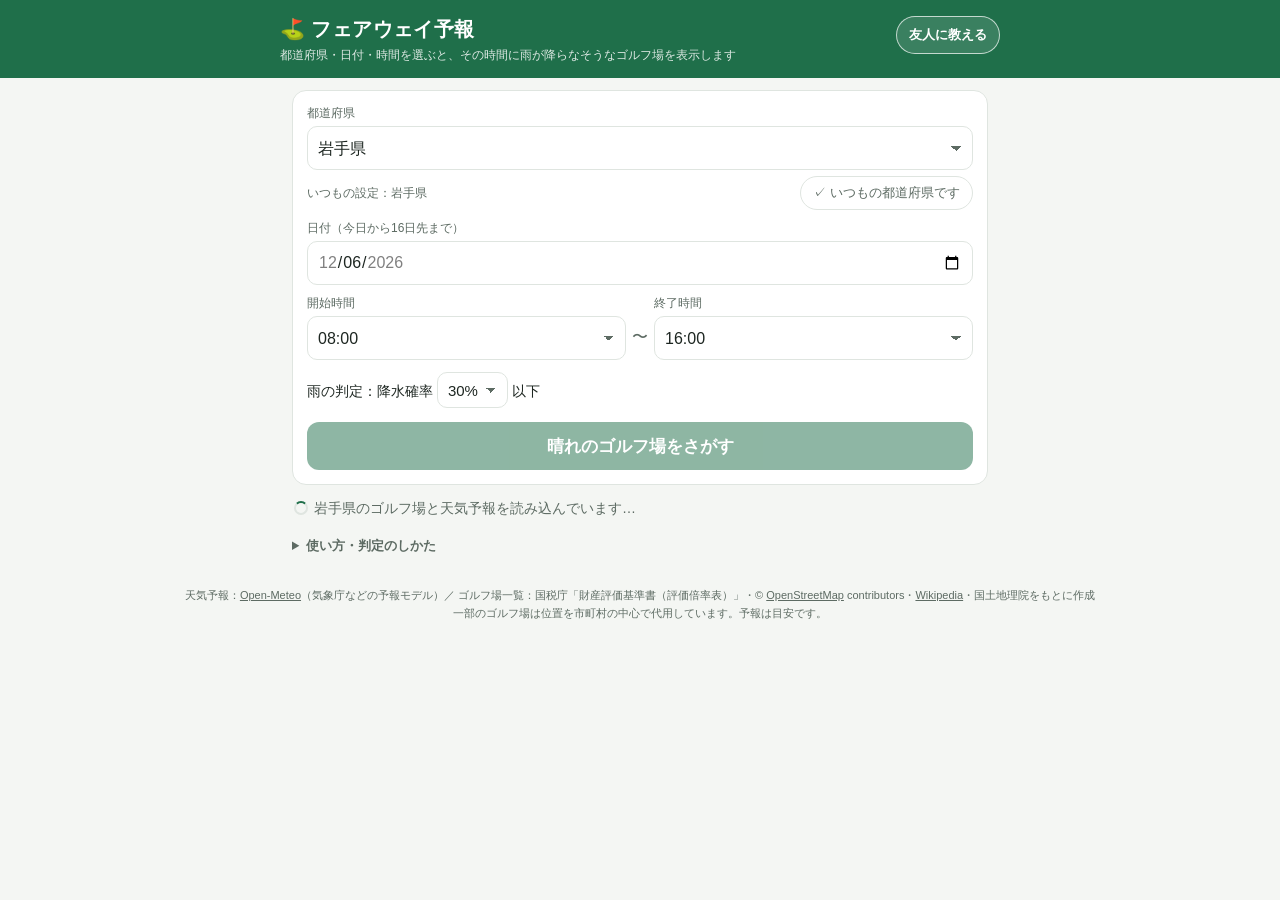
<file: index.html>
<!DOCTYPE html>
<html lang="ja">
<head>
<meta charset="utf-8">
<meta name="viewport" content="width=device-width, initial-scale=1, viewport-fit=cover">
<meta name="apple-mobile-web-app-capable" content="yes">
<meta name="mobile-web-app-capable" content="yes">
<meta name="apple-mobile-web-app-title" content="フェアウェイ予報">
<meta name="robots" content="noindex, nofollow"><!-- 検索エンジンに載せない（アドレスを知っている人だけが使う） -->
<meta name="theme-color" content="#1f6f4a">
<meta name="apple-mobile-web-app-status-bar-style" content="black-translucent">
<meta name="description" content="都道府県と日付・時間を選ぶと、その時間に雨が降らなそうなゴルフ場を表示します。16日先まで、晴れるゴルフ場の多い日もわかります。">
<link rel="manifest" href="manifest.webmanifest?v=2"><!-- 名前などを変えたら v を上げる（ブラウザが前の設定を使い続けないように） -->
<link rel="icon" type="image/png" sizes="192x192" href="icon-192.png">
<link rel="apple-touch-icon" href="apple-touch-icon.png">
<title>フェアウェイ予報</title>
<style>
  :root{
    --bg:#f4f6f3; --card:#fff; --ink:#1d2621; --sub:#5d6b63; --line:#dfe5e0;
    --green:#1f6f4a; --green-soft:#e3f1e9; --amber:#a86a00; --amber-soft:#fbf0d9;
    --red:#b23a3a; --red-soft:#f8e2e2; --blue:#2a5fa8; --star:#d99a00;
  }
  @media (prefers-color-scheme: dark){
    :root{
      --bg:#121714; --card:#1b221e; --ink:#e6ece8; --sub:#9aa8a0; --line:#2c3630;
      --green:#3fa774; --green-soft:#1e3a2c; --amber:#e0a43a; --amber-soft:#3a2f1a;
      --red:#e07070; --red-soft:#3d2224; --blue:#7fa8e6; --star:#f0b72f;
    }
  }
  *{box-sizing:border-box}
  html{-webkit-text-size-adjust:100%}
  body{margin:0;font-family:-apple-system,BlinkMacSystemFont,"Hiragino Sans","Noto Sans JP",sans-serif;background:var(--bg);color:var(--ink)}
  header{background:#1f6f4a;color:#fff;padding:calc(16px + env(safe-area-inset-top)) 16px 14px}
  header h1{margin:0;font-size:20px;letter-spacing:.02em}
  header p{margin:4px 0 0;font-size:12px;opacity:.85}
  .hd{display:flex;justify-content:space-between;align-items:flex-start;gap:10px;max-width:720px;margin:0 auto}
  .invite-btn{flex:0 0 auto;font-size:13px;font-weight:700;padding:8px 12px;min-height:38px;border-radius:999px;border:1px solid rgba(255,255,255,.7);background:rgba(255,255,255,.12);color:#fff;font-family:inherit;cursor:pointer}
  .sheet{position:fixed;inset:0;z-index:20;background:rgba(0,0,0,.45);display:flex;align-items:flex-end;justify-content:center}
  .sheet-box{background:var(--card);color:var(--ink);width:100%;max-width:480px;max-height:92vh;overflow:auto;border-radius:18px 18px 0 0;padding:16px 16px calc(20px + env(safe-area-inset-bottom))}
  @media (min-width:560px){ .sheet{align-items:center} .sheet-box{border-radius:18px} }
  .sheet-head{display:flex;justify-content:space-between;align-items:center;gap:8px}
  .sheet-head h2{margin:0;font-size:17px;color:var(--ink)}
  .x{border:0;background:none;font-size:22px;line-height:1;color:var(--sub);padding:6px;cursor:pointer}
  .seg{display:grid;grid-template-columns:1fr 1fr;gap:4px;background:var(--bg);border-radius:12px;padding:4px;margin:12px 0}
  .seg button{min-height:40px;border:0;border-radius:9px;background:none;color:var(--sub);font-size:15px;font-weight:700;font-family:inherit;cursor:pointer}
  .seg button.on{background:var(--card);color:var(--green);box-shadow:0 1px 3px rgba(0,0,0,.15)}
  .qr{background:#fff;border-radius:12px;padding:10px;width:min(72vw,260px);margin:0 auto;aspect-ratio:1/1}
  .qr svg{display:block;width:100%;height:100%}
  .sheet p.note{font-size:13px;color:var(--sub);text-align:center;margin:10px 0 0;line-height:1.6}
  .link{width:100%;font-size:15px;padding:12px;border:1px solid var(--line);border-radius:10px;background:var(--bg);color:var(--ink);font-family:ui-monospace,Menlo,monospace}
  .row2{display:grid;grid-template-columns:1fr 1fr;gap:8px;margin-top:10px}
  .row2 button{min-height:44px;font-size:15px;font-weight:700;border-radius:10px;font-family:inherit;cursor:pointer;border:1px solid var(--green)}
  .row2 .pri{background:#1f6f4a;color:#fff;border-color:#1f6f4a}
  .row2 .sec{background:var(--card);color:var(--green)}
  .howto{font-size:13px;color:var(--sub);line-height:1.7;margin:14px 0 0;padding:10px 12px;background:var(--bg);border-radius:10px}
  .howto b{color:var(--ink)}
  main{max-width:720px;margin:0 auto;padding:12px}
  .panel{background:var(--card);border:1px solid var(--line);border-radius:14px;padding:14px}
  label{display:block;font-size:12px;color:var(--sub);margin:0 0 4px}
  select,input[type=date],input[type=search]{width:100%;font-size:16px;padding:10px;border:1px solid var(--line);border-radius:10px;background:var(--card);color:var(--ink);appearance:none;-webkit-appearance:none;min-height:44px;font-family:inherit}
  select{background-image:linear-gradient(45deg,transparent 50%,var(--sub) 50%),linear-gradient(135deg,var(--sub) 50%,transparent 50%);background-position:calc(100% - 16px) 50%,calc(100% - 11px) 50%;background-size:5px 5px;background-repeat:no-repeat;padding-right:28px}
  .defrow{display:flex;justify-content:space-between;align-items:center;gap:8px;flex-wrap:wrap;margin-top:6px;font-size:12px;color:var(--sub)}
  .btn-o{font-size:13px;padding:6px 12px;min-height:34px;border:1px solid var(--green);color:var(--green);background:var(--card);border-radius:999px;font-family:inherit;cursor:pointer}
  .btn-o:disabled{border-color:var(--line);color:var(--sub);cursor:default}
  .row{margin-top:10px}
  .row3{display:grid;grid-template-columns:1fr auto 1fr;gap:6px;align-items:end;margin-top:10px}
  .row3 .tilde{padding-bottom:12px;color:var(--sub)}
  .opts{display:flex;flex-wrap:wrap;gap:10px 16px;align-items:center;margin-top:12px;font-size:14px}
  .opts select{width:auto;min-height:36px;padding:6px 28px 6px 10px;font-size:15px}
  button.go{width:100%;margin-top:14px;min-height:48px;font-size:17px;font-weight:700;color:#fff;background:#1f6f4a;border:0;border-radius:12px;font-family:inherit;cursor:pointer}
  button.go:disabled{opacity:.5}
  .msg{margin:12px 2px;font-size:14px;color:var(--sub);line-height:1.6}
  .msg small{font-size:12px}
  .err{color:var(--red)}
  .warn{color:var(--amber)}
  h2{font-size:14px;margin:16px 2px 6px;color:var(--sub);font-weight:700}
  .days{position:relative;display:flex;gap:6px;overflow-x:auto;padding:2px 2px 6px;scroll-snap-type:x proximity;-webkit-overflow-scrolling:touch}
  .day{flex:0 0 auto;width:62px;scroll-snap-align:start;text-align:center;border:1px solid var(--line);background:var(--card);color:var(--ink);border-radius:12px;padding:6px 2px 7px;font-family:inherit;cursor:pointer;position:relative}
  .day .d{font-size:12px;font-weight:700}
  .day .d.sat{color:var(--blue)} .day .d.sun{color:var(--red)}
  .day .n{font-size:17px;font-weight:700;margin-top:2px;color:var(--green)}
  .day .n small{font-size:10px;color:var(--sub);font-weight:400}
  .day .bar{height:5px;border-radius:3px;background:var(--red-soft);margin:5px 6px 0;overflow:hidden;display:flex}
  .day .bar i{display:block;height:100%}
  .day .bar .b0{background:var(--green)} .day .bar .b1{background:var(--amber)}
  .day.on{border-color:var(--green);box-shadow:0 0 0 2px var(--green) inset;background:var(--green-soft)}
  .day .best{position:absolute;top:-7px;right:-3px;font-size:10px;background:var(--star);color:#fff;border-radius:999px;padding:1px 5px;font-weight:700}
  .tools{display:grid;grid-template-columns:1fr auto;gap:8px;margin-top:8px}
  .tools .sub{grid-column:1/-1;display:flex;flex-wrap:wrap;gap:8px;align-items:center;font-size:14px}
  .tools select{width:auto;min-height:38px;padding:6px 28px 6px 10px;font-size:15px}
  .chk{display:flex;align-items:center;gap:6px;font-size:14px;color:var(--ink);margin:0;cursor:pointer}
  .chk input{width:20px;height:20px;accent-color:#1f6f4a}
  .tabs{display:grid;grid-template-columns:repeat(3,1fr);gap:6px;margin:10px 0;position:sticky;top:0;z-index:2;background:var(--bg);padding:6px 0}
  .tab{min-height:44px;font-size:14px;font-weight:700;border-radius:12px;border:1px solid var(--line);background:var(--card);color:var(--sub);font-family:inherit;cursor:pointer}
  .tab.on.t0{background:var(--green);border-color:var(--green);color:#fff}
  .tab.on.t1{background:var(--amber);border-color:var(--amber);color:#fff}
  .tab.on.t2{background:var(--red);border-color:var(--red);color:#fff}
  .pill{font-size:13px;padding:4px 10px;border-radius:999px;font-weight:600;white-space:nowrap}
  .ok{background:var(--green-soft);color:var(--green)}
  .mid{background:var(--amber-soft);color:var(--amber)}
  .ng{background:var(--red-soft);color:var(--red)}
  .card{background:var(--card);border:1px solid var(--line);border-radius:14px;padding:12px 14px;margin-bottom:10px}
  .top{display:flex;justify-content:space-between;gap:8px;align-items:flex-start}
  .nm{display:flex;gap:4px;align-items:flex-start;min-width:0}
  .fav{flex:0 0 auto;border:0;background:none;font-size:22px;line-height:1;padding:0 4px 0 0;color:var(--line);cursor:pointer;margin-top:-1px}
  .fav.on{color:var(--star)}
  .name{font-weight:700;font-size:16px;line-height:1.35;word-break:break-word}
  .name a{color:inherit;text-decoration:none}
  .name a::after{content:" ↗";font-size:12px;color:var(--sub)}
  .city{font-size:12px;color:var(--sub);margin-top:2px}
  .tags{display:flex;flex-direction:column;gap:4px;align-items:flex-end}
  .tag{font-size:11px;padding:2px 8px;border-radius:999px;background:var(--amber-soft);color:var(--amber);white-space:nowrap}
  .stats{display:flex;flex-wrap:wrap;gap:4px 14px;font-size:13px;color:var(--sub);margin-top:6px}
  .stats b{color:var(--ink);font-weight:600}
  .links{display:flex;gap:6px;margin-top:10px;flex-wrap:wrap}
  .links a{flex:1 1 0;min-width:96px;text-align:center;font-size:13px;font-weight:600;padding:8px 6px;border-radius:10px;border:1px solid var(--line);color:var(--ink);text-decoration:none;background:var(--card)}
  .hours{display:flex;gap:4px;overflow-x:auto;margin-top:8px;padding-bottom:2px}
  .h{flex:0 0 auto;min-width:44px;text-align:center;font-size:11px;color:var(--sub);background:var(--bg);border-radius:8px;padding:4px 2px}
  .h .ic{font-size:18px;line-height:1.3}
  .h.wet{background:var(--red-soft);color:var(--red)}
  .more{width:100%;min-height:44px;font-size:14px;border:1px dashed var(--line);background:none;color:var(--sub);border-radius:12px;font-family:inherit;cursor:pointer}
  .toast{position:fixed;left:50%;bottom:calc(20px + env(safe-area-inset-bottom));transform:translateX(-50%);background:#1d2621;color:#fff;font-size:14px;padding:10px 16px;border-radius:999px;opacity:0;transition:opacity .2s;pointer-events:none;z-index:9}
  .toast.show{opacity:.92}
  details.help{margin-top:16px;font-size:13px;color:var(--sub);line-height:1.7}
  details.help summary{cursor:pointer;font-weight:700}
  details.help ul{padding-left:1.2em;margin:6px 0}
  footer{font-size:11px;color:var(--sub);text-align:center;padding:18px 12px calc(28px + env(safe-area-inset-bottom));line-height:1.6}
  footer a{color:var(--sub)}
  .spinner{display:inline-block;width:14px;height:14px;border:2px solid var(--line);border-top-color:var(--green);border-radius:50%;animation:sp .8s linear infinite;vertical-align:-2px;margin-right:6px}
  @keyframes sp{to{transform:rotate(360deg)}}
  [hidden]{display:none!important}
</style>
</head>
<body>
<header>
  <div class="hd">
    <div>
      <h1>⛳ フェアウェイ予報</h1>
      <p>都道府県・日付・時間を選ぶと、その時間に雨が降らなそうなゴルフ場を表示します</p>
    </div>
    <button type="button" class="invite-btn" id="invite">友人に教える</button>
  </div>
</header>
<main>
  <form class="panel" id="form">
    <label for="pref">都道府県</label>
    <select id="pref"></select>
    <div class="defrow">
      <span id="defNote"></span>
      <button type="button" class="btn-o" id="setDef">★ この都道府県をいつもの設定にする</button>
    </div>

    <div class="row">
      <label for="date">日付（今日から16日先まで）</label>
      <input type="date" id="date">
    </div>

    <div class="row3">
      <div><label for="start">開始時間</label><select id="start"></select></div>
      <div class="tilde">〜</div>
      <div><label for="end">終了時間</label><select id="end"></select></div>
    </div>

    <div class="opts">
      <span>雨の判定：降水確率
        <select id="thr" aria-label="雨なしと判定する降水確率">
          <option value="10">10%</option>
          <option value="20">20%</option>
          <option value="30" selected>30%</option>
          <option value="40">40%</option>
          <option value="50">50%</option>
        </select> 以下</span>
    </div>

    <button class="go" id="go" type="submit">晴れのゴルフ場をさがす</button>
  </form>

  <div id="status" class="msg" role="status" aria-live="polite"></div>

  <section id="result" hidden>
    <h2>日ごとの「雨なし」ゴルフ場の数 <small style="font-weight:400">（タップで日付を変更）</small></h2>
    <div id="days" class="days"></div>

    <div class="tools">
      <input type="search" id="q" placeholder="ゴルフ場名・市町村でしぼりこむ" aria-label="ゴルフ場名・市町村でしぼりこむ" enterkeyhint="search">
      <button type="button" class="btn-o" id="share" style="min-height:44px">共有</button>
      <button type="button" class="btn-o" id="refresh" style="grid-column:1/-1;min-height:44px">↻ 最新の予報に更新</button>
      <div class="sub">
        <select id="sort" aria-label="並び順">
          <option value="rec">おすすめ順</option>
          <option value="near">現在地から近い順</option>
          <option value="name">名前順</option>
        </select>
        <label class="chk"><input type="checkbox" id="favOnly"> ★お気に入りだけ</label>
      </div>
    </div>

    <div id="summary" class="tabs" role="tablist"></div>
    <div id="list"></div>
  </section>

  <details class="help">
    <summary>使い方・判定のしかた</summary>
    <ul>
      <li><b>雨なし</b>：選んだ時間帯に雨量0mm・降水確率が設定値以下・雨や雪の天気マークなし。</li>
      <li><b>微妙</b>：雨量1mm未満で、降水確率50%以下。</li>
      <li><b>雨</b>：それ以外。1時間の最大雨量が少ない順に並びます。</li>
      <li>日付・時間・降水確率を変えると、その場で結果が変わります。</li>
      <li>日付の一覧で、晴れるゴルフ場が多い日（<b>最多</b>）がわかります。</li>
      <li>☆をタップするとお気に入りに登録できます。この端末にだけ保存されます。</li>
      <li>天気予報は1日3回（5時・11時・18時ごろ）更新されます。「最新の予報に更新」を押すと、表示中の都道府県だけ、その場で最新の予報を取り直します（30分に1回まで）。</li>
    </ul>
  </details>
</main>
<footer>
  天気予報：<a href="https://open-meteo.com/" target="_blank" rel="noopener">Open-Meteo</a>（気象庁などの予報モデル）／
  ゴルフ場一覧：国税庁「財産評価基準書（評価倍率表）」・© <a href="https://www.openstreetmap.org/copyright" target="_blank" rel="noopener">OpenStreetMap</a> contributors・<a href="https://ja.wikipedia.org/" target="_blank" rel="noopener">Wikipedia</a>・国土地理院をもとに作成<br>
  一部のゴルフ場は位置を市町村の中心で代用しています。予報は目安です。
</footer>
<div id="toast" class="toast" role="status" aria-live="polite"></div>

<div id="sheet" class="sheet" hidden>
  <div class="sheet-box" role="dialog" aria-modal="true" aria-labelledby="invTitle">
    <div class="sheet-head">
      <h2 id="invTitle">友人にアプリを教える</h2>
      <button type="button" class="x" id="invClose" aria-label="閉じる">✕</button>
    </div>
    <div class="seg" role="tablist">
      <button type="button" role="tab" id="segQr" data-mode="qr">QRコード</button>
      <button type="button" role="tab" id="segUrl" data-mode="url">URL</button>
    </div>
    <div id="invQr">
      <div class="qr" id="qrBox" role="img" aria-label="アプリのQRコード"></div>
      <p class="note">相手のスマホのカメラで読み取ってもらってください。</p>
    </div>
    <div id="invUrl" hidden>
      <input class="link" id="invLink" readonly aria-label="アプリのURL">
      <div class="row2">
        <button type="button" class="sec" id="invCopy">コピー</button>
        <button type="button" class="pri" id="invSend">LINEなどで送る</button>
      </div>
    </div>
    <div class="howto">
      <b>ホーム画面に追加するには</b><br>
      iPhone：Safari で開く →（共有ボタン）→「ホーム画面に追加」<br>
      Android：Chrome で開く → メニュー（︙）→「ホーム画面に追加」
    </div>
  </div>
</div>

<script src="lib/qrcode.js"></script>
<script>
(function(){
  "use strict";
  const PREFS = ["北海道","青森県","岩手県","宮城県","秋田県","山形県","福島県","茨城県","栃木県","群馬県","埼玉県","千葉県","東京都","神奈川県","新潟県","富山県","石川県","福井県","山梨県","長野県","岐阜県","静岡県","愛知県","三重県","滋賀県","京都府","大阪府","兵庫県","奈良県","和歌山県","鳥取県","島根県","岡山県","広島県","山口県","徳島県","香川県","愛媛県","高知県","福岡県","佐賀県","長崎県","熊本県","大分県","宮崎県","鹿児島県","沖縄県"];
  const WD = ["日","月","火","水","木","金","土"];
  // 念のため、練習場・パークゴルフなどは表示しない
  const HARD = /(練習|打ちっぱなし|打ちっ放し|ターゲットバード|パークゴルフ|グラウンド・?ゴルフ|グランドゴルフ|マレット|ゲートボール|GOLFERS24|ドライビングレンジ|driving range|ミニゴルフ|パターゴルフ|インドア|シミュレーション|シミュレーター|ゴルフスタジオ|golf studio|ステップゴルフ|SMART GOLF)/i;
  const DAYS = 16, H_FROM = 6, H_TO = 20, PAGE = 40;
  const $ = id => document.getElementById(id);

  // ---- 保存（使えない環境でも動くように） ----
  const store = {
    get(k){ try{ return JSON.parse(localStorage.getItem(k)); }catch(e){ return null; } },
    set(k,v){ try{ localStorage.setItem(k, JSON.stringify(v)); }catch(e){} }
  };

  // ---- 日付（日本時間） ----
  const jstYmd = (add=0) => new Date(Date.now() + 9*3600e3 + add*864e5).toISOString().slice(0,10);
  const dayDiff = (a,b) => Math.round((Date.parse(a+"T00:00:00Z") - Date.parse(b+"T00:00:00Z"))/864e5);
  const addDays = (d,n) => new Date(Date.parse(d+"T00:00:00Z") + n*864e5).toISOString().slice(0,10);
  const wday = d => new Date(d+"T00:00:00Z").getUTCDay();
  const md = d => (+d.slice(5,7))+"/"+(+d.slice(8,10));
  const timeLabel = m => String(Math.floor(m/60)).padStart(2,"0")+":"+String(m%60).padStart(2,"0");

  // ---- 設定 ----
  const DEFAULT_PREF = "03"; // 岩手県
  const settings = Object.assign({defaultPref: DEFAULT_PREF, thr:"30", start:480, end:960, sort:"rec"}, store.get("gw-settings") || {});
  delete settings.pref; // 旧版の「前回の都道府県」は使わない
  if(!PREFS[+settings.defaultPref-1]) settings.defaultPref = DEFAULT_PREF;
  const saveSettings = () => store.set("gw-settings", settings);
  const favs = new Set(store.get("gw-favs") || []);
  const saveFavs = () => store.set("gw-favs", [...favs]);

  // ---- フォーム ----
  PREFS.forEach((p,i)=>{
    const o=document.createElement("option");
    o.value=String(i+1).padStart(2,"0"); o.textContent=p; $("pref").appendChild(o);
  });
  for(let m=5*60; m<=20*60; m+=30){
    [$("start"),$("end")].forEach(sel=>{
      const o=document.createElement("option"); o.value=m; o.textContent=timeLabel(m); sel.appendChild(o);
    });
  }
  const today = jstYmd(0);
  $("date").min = today; $("date").max = jstYmd(DAYS-1);

  // URLの指定（共有リンク）＞ 保存した設定 ＞ 初期値
  const qs = new URLSearchParams(location.search);
  const validTime = v => v!=null && v!=="" && +v>=300 && +v<=1200 && +v%30===0;
  $("pref").value = PREFS[+qs.get("pref")-1] ? qs.get("pref").padStart(2,"0") : settings.defaultPref;
  $("date").value = (qs.get("date") && qs.get("date")>=$("date").min && qs.get("date")<=$("date").max) ? qs.get("date") : jstYmd(1);
  $("start").value = validTime(qs.get("s")) ? qs.get("s") : settings.start;
  $("end").value = validTime(qs.get("e")) ? qs.get("e") : settings.end;
  if(["10","20","30","40","50"].includes(String(settings.thr))) $("thr").value = settings.thr;
  $("sort").value = settings.sort==="near" ? "rec" : (settings.sort||"rec"); // 現在地は毎回確認する

  function updateDefUI(){
    $("defNote").textContent = "いつもの設定：" + PREFS[+settings.defaultPref-1];
    const same = $("pref").value === settings.defaultPref;
    $("setDef").disabled = same;
    $("setDef").textContent = same ? "✓ いつもの都道府県です" : "★ この都道府県をいつもの設定にする";
  }
  $("setDef").addEventListener("click", ()=>{ settings.defaultPref = $("pref").value; saveSettings(); updateDefUI(); toast("いつもの都道府県を "+PREFS[+settings.defaultPref-1]+" にしました"); });
  updateDefUI();

  // ---- 天気 ----
  function wIcon(c){
    if(c===0) return "☀️";
    if(c===1||c===2) return "🌤️";
    if(c===3) return "☁️";
    if(c===45||c===48) return "🌫️";
    if(c>=51&&c<=57) return "🌦️";
    if((c>=61&&c<=67)||(c>=80&&c<=82)) return "🌧️";
    if((c>=71&&c<=77)||c===85||c===86) return "🌨️";
    if(c>=95) return "⛈️";
    return "・";
  }
  const isWetCode = c => (c>=51&&c<=67)||(c>=71&&c<=86)||c>=95;

  // ---- ゴルフ場一覧（アプリに同梱。毎月自動更新） ----
  async function fetchCourses(prefCode){
    let res;
    try{ res = await fetch("courses/"+prefCode+".json", {cache:"no-cache"}); }
    catch(e){ throw new Error("ゴルフ場データを読み込めませんでした（通信エラー）"); }
    if(!res.ok) throw new Error("ゴルフ場データを読み込めませんでした（HTTP "+res.status+"）");
    const list = await res.json();
    return (Array.isArray(list)?list:[]).filter(c=>c && c.name && !HARD.test(c.name) && c.lat!=null && c.lon!=null);
  }

  // 天気は「1日3回 GitHub 上でまとめて取得した予報（weather/XX.json）」を使う。
  // 戻り値: {generated, start, hFrom, hTo, rows:[ゴルフ場ごとの予報 or null], source, stale}
  async function fetchPrebuilt(prefCode, courses){
    try{
      const res = await fetch("weather/"+prefCode+".json", {cache:"no-cache"});
      if(!res.ok) return null;
      const js = await res.json();
      if(!js.rows || !js.rows.length) return null;
      const idx = new Map(js.names.map((n,i)=>[n,i]));
      const rows = courses.map(c=>{
        let i = idx.get(c.name);
        if(i==null && js.lats){ // 名前がなければ15km以内のいちばん近い地点の予報を使う
          let bd = 15;
          js.lats.forEach((la,k)=>{ if(la==null) return; const d=distKm(c.lat,c.lon,la,js.lons[k]); if(d<bd){ bd=d; i=k; } });
        }
        return i==null ? null : js.rows[i];
      });
      if(rows.every(r=>!r)) return null;
      const age = Date.now() - new Date(js.generated).getTime();
      return {generated:js.generated, start:js.start, hFrom:js.hFrom, hTo:js.hTo, rows, source:"prebuilt", stale: !(age < 14*3600e3)};
    }catch(e){ return null; }
  }

  // 同梱の予報が使えないときは、Open-Meteo に直接問い合わせる（16日分）
  const sleep = ms => new Promise(r=>setTimeout(r,ms));
  async function getJSON(url, tries){
    let lastErr;
    for(let t=0;t<tries;t++){
      const ctl=new AbortController(); const timer=setTimeout(()=>ctl.abort(),15000);
      try{
        const res=await fetch(url,{signal:ctl.signal,cache:"no-store"});
        if(res.ok) return await res.json();
        let reason=""; try{ reason=(await res.json()).reason||""; }catch(e){}
        lastErr=new Error("HTTP "+res.status+(reason?" "+reason:""));
        if(res.status>=400 && res.status<500 && res.status!==429) throw lastErr;
      }catch(e){
        lastErr = e.name==="AbortError" ? new Error("タイムアウト") : e;
        if(/^HTTP 4(?!29)/.test(lastErr.message)) throw lastErr;
      }finally{ clearTimeout(timer); }
      if(t<tries-1) await sleep(800*(t+1));
    }
    throw lastErr;
  }
  function pack(w){
    const H=w.hourly, keep=[];
    H.time.forEach((t,i)=>{ const h=+t.slice(11,13); if(h>=H_FROM && h<=H_TO) keep.push(i); });
    const col=(k,s=1)=>keep.map(i=>H[k][i]==null?null:Math.round(H[k][i]*s));
    return {p:col("precipitation",10), pp:col("precipitation_probability"), c:col("weather_code"), t:col("temperature_2m"), w:col("wind_speed_10m")};
  }
  // 30分以内にスマホから直接取った予報があれば使い回す（無料枠の節約）
  function cachedDirect(prefCode, courses){
    const c=store.get("gw-direct-"+prefCode);
    return (c && Date.now()-c.t < 30*60e3 && c.n===courses.length && c.first===courses[0].name) ? c.data : null;
  }
  async function fetchDirect(prefCode, courses, fallback){
    const key="gw-direct-"+prefCode;
    const cached=cachedDirect(prefCode, courses);
    if(cached) return cached;
    const rows=new Array(courses.length).fill(null), CH=20, jobs=[];
    let failed=0, lastErr=null, done=0, start=null;
    for(let i=0;i<courses.length;i+=CH) jobs.push(i);
    async function run(i){
      const part=courses.slice(i,i+CH);
      const url="https://api.open-meteo.com/v1/forecast?latitude="+part.map(c=>c.lat).join(",")+
        "&longitude="+part.map(c=>c.lon).join(",")+
        "&hourly=precipitation,precipitation_probability,weather_code,temperature_2m,wind_speed_10m"+
        "&timezone=Asia%2FTokyo&wind_speed_unit=ms&forecast_days="+DAYS;
      try{
        const js=await getJSON(url,3);
        (Array.isArray(js)?js:[js]).forEach((w,k)=>{ rows[i+k]=pack(w); start=start||w.hourly.time[0].slice(0,10); });
      }catch(e){ failed+=part.length; lastErr=e; }
      done+=part.length;
      setStatus(`<span class="spinner"></span>天気予報サーバーに問い合わせ中… ${done} / ${courses.length}`);
    }
    await Promise.all([0,1,2].map(async()=>{ while(jobs.length) await run(jobs.shift()); }));
    if(failed===courses.length) throw new Error("天気予報サーバー（Open-Meteo）に接続できませんでした（"+(lastErr&&lastErr.message||"通信エラー")+"）");
    // 一部取れなかったゴルフ場は、同じ日から始まる同梱の予報で補う
    if(failed && fallback && fallback.start===start) rows.forEach((r,i)=>{ if(!r) rows[i]=fallback.rows[i]; });
    const data={generated:new Date().toISOString(), start, hFrom:H_FROM, hTo:H_TO, rows, source:"direct", stale:false, failed};
    if(!failed) store.set(key,{t:Date.now(), n:courses.length, first:courses[0].name, data});
    return data;
  }

  async function fetchWeather(prefCode, courses){
    const pre = await fetchPrebuilt(prefCode, courses);
    const mine = cachedDirect(prefCode, courses);   // さっき「最新の予報に更新」で取った分
    if(mine && (!pre || new Date(mine.generated) > new Date(pre.generated))) return mine;
    if(pre && !pre.stale) return pre;
    try{ return await fetchDirect(prefCode, courses, pre); }
    catch(e){ if(pre) return pre; throw e; } // 直接取れなければ、古くても同梱の予報を使う
  }

  // ---- 判定 ----
  // Open-Meteo の1時間ごとの値は「直前の1時間」。ラベル h は (h-1):00〜h:00 を表す。
  function evaluate(row, W, day, startMin, endMin, thr){
    if(!row || day<0) return null;
    const per=W.hTo-W.hFrom+1;
    const hFrom=Math.max(Math.floor(startMin/60)+1, W.hFrom), hTo=Math.min(Math.ceil(endMin/60), W.hTo);
    const hours=[];
    for(let h=hFrom; h<=hTo; h++){
      const i=day*per+(h-W.hFrom);
      if(i>=row.pp.length) return null;
      hours.push({h, p:row.p[i]==null?0:row.p[i]/10, pp:row.pp[i], c:row.c[i], t:row.t[i], ws:row.w[i]});
    }
    if(!hours.length) return null;
    const sum=hours.reduce((a,x)=>a+x.p,0);
    const peak=hours.reduce((m,x)=>x.p>m.p?x:m, hours[0]);   // 1時間の雨量がいちばん多い時間
    const pps=hours.map(x=>x.pp).filter(v=>v!=null);
    const maxPP=pps.length?Math.max(...pps):null;
    const temps=hours.map(x=>x.t).filter(v=>v!=null);
    const winds=hours.map(x=>x.ws).filter(v=>v!=null);
    const anyWet=hours.some(x=>isWetCode(x.c));
    let grade;
    if(sum<0.1 && (maxPP==null||maxPP<=thr) && !anyWet) grade=0;   // 雨なし
    else if(sum<1 && (maxPP==null||maxPP<=50)) grade=1;              // 微妙
    else grade=2;                                                     // 雨
    return {hours, sum, maxPP, grade, pMax:peak.p, pMaxH:peak.h,
      tMin:temps.length?Math.min(...temps):null, tMax:temps.length?Math.max(...temps):null,
      wMax:winds.length?Math.max(...winds):null};
  }

  // ---- 位置 ----
  function distKm(la1,lo1,la2,lo2){
    const dy=(la1-la2)*111, dx=(lo1-lo2)*111*Math.cos(la1*Math.PI/180);
    return Math.hypot(dx,dy);
  }
  let here=null;
  function locate(){
    return new Promise((ok,ng)=>{
      if(!navigator.geolocation) return ng(new Error("この端末では現在地を使えません"));
      navigator.geolocation.getCurrentPosition(
        p=>ok({lat:p.coords.latitude, lon:p.coords.longitude}),
        e=>ng(new Error(e.code===1?"現在地の利用が許可されていません":"現在地を取得できませんでした")),
        {enableHighAccuracy:false, timeout:15000, maximumAge:10*60e3});
    });
  }

  // ---- 画面 ----
  function setStatus(html,cls){ $("status").innerHTML=html; $("status").className="msg"+(cls?" "+cls:""); }
  const esc = s => String(s).replace(/[&<>"']/g,c=>({"&":"&amp;","<":"&lt;",">":"&gt;",'"':"&quot;","'":"&#39;"}[c]));
  let toastTimer;
  function toast(t){ const el=$("toast"); el.textContent=t; el.classList.add("show"); clearTimeout(toastTimer); toastTimer=setTimeout(()=>el.classList.remove("show"),2200); }
  const gs = q => "https://www.google.com/search?q="+encodeURIComponent(q);
  const favKey = (pref,name) => pref+"|"+name;

  // data: 読み込んだ県のゴルフ場と予報。view: 表示中の条件での判定結果
  let data=null, tab=0, shown=PAGE, autoTab=true;

  function params(){
    return {date:$("date").value, startMin:+$("start").value, endMin:+$("end").value, thr:+$("thr").value};
  }
  function syncURL(){
    if(!data) return;
    const p=params();
    const u=new URL(location.href);
    u.search=new URLSearchParams({pref:data.prefCode, date:p.date, s:p.startMin, e:p.endMin}).toString();
    try{ history.replaceState(null,"",u); }catch(e){}
  }

  function availableDays(){
    if(!data) return [];
    const W=data.W, out=[];
    const first=Math.max(0, dayDiff(today, W.start));
    const len=data.W.rows.find(r=>r).pp.length/(W.hTo-W.hFrom+1);
    for(let d=first; d<len && out.length<DAYS; d++) out.push({day:d, date:addDays(W.start,d)});
    return out;
  }

  function renderDays(){
    const p=params();
    const days=availableDays().map(x=>{
      const cnt=[0,0,0];
      data.courses.forEach((c,i)=>{ const e=evaluate(data.W.rows[i], data.W, x.day, p.startMin, p.endMin, p.thr); if(e) cnt[e.grade]++; });
      return Object.assign(x,{cnt, total:cnt[0]+cnt[1]+cnt[2]});
    });
    const best=Math.max(0,...days.map(x=>x.cnt[0]));
    $("days").innerHTML=days.map(x=>{
      const w=wday(x.date), tot=x.total||1;
      return `<button type="button" class="day${x.date===p.date?" on":""}" data-date="${x.date}" aria-pressed="${x.date===p.date}" aria-label="${md(x.date)}（${WD[w]}） 雨なし${x.cnt[0]}か所">
        ${best>0 && x.cnt[0]===best?'<span class="best">最多</span>':""}
        <div class="d${w===6?" sat":w===0?" sun":""}">${x.date===today?"今日":md(x.date)}<br>${WD[w]}</div>
        <div class="n">${x.cnt[0]}<small>か所</small></div>
        <div class="bar"><i class="b0" style="width:${x.cnt[0]/tot*100}%"></i><i class="b1" style="width:${x.cnt[1]/tot*100}%"></i></div>
      </button>`;
    }).join("");
    const on=$("days").querySelector(".day.on");
    if(on){ const box=$("days"); box.scrollLeft=on.offsetLeft-box.clientWidth/2+on.offsetWidth/2; }
  }

  function render(){
    if(!data) return;
    const p=params(), W=data.W, day=dayDiff(p.date, W.start);
    $("result").hidden=false;
    renderDays();

    let rows=[];
    data.courses.forEach((c,i)=>{
      const ev=evaluate(W.rows[i], W, day, p.startMin, p.endMin, p.thr);
      if(ev) rows.push({c, ev, fav:favs.has(favKey(data.prefCode,c.name)), km: here?distKm(here.lat,here.lon,c.lat,c.lon):null});
    });
    const total=rows.length;
    const q=$("q").value.trim().normalize("NFKC").toLowerCase();
    if(q) rows=rows.filter(r=>(r.c.name+" "+(r.c.city||"")).normalize("NFKC").toLowerCase().includes(q));
    if($("favOnly").checked) rows=rows.filter(r=>r.fav);

    const sort=$("sort").value;
    rows.sort((a,b)=>
      sort==="near" && a.km!=null ? a.km-b.km :
      sort==="name" ? a.c.name.localeCompare(b.c.name,"ja") :
      (b.fav-a.fav) ||
      // 「雨」は、1時間の最大雨量が少ない順（同じなら合計雨量・降水確率の少ない順）
      (a.ev.grade===2 && b.ev.grade===2 ? a.ev.pMax-b.ev.pMax || a.ev.sum-b.ev.sum || (a.ev.maxPP??0)-(b.ev.maxPP??0) :
        (a.ev.maxPP??0)-(b.ev.maxPP??0) || a.ev.sum-b.ev.sum) || a.c.name.localeCompare(b.c.name,"ja"));

    const cnt=[0,0,0]; rows.forEach(r=>cnt[r.ev.grade]++);
    // 最初の表示で「雨なし」が0件なら、いちばん良い結果のタブを開く
    if(autoTab){ tab = cnt[0] ? 0 : cnt[1] ? 1 : cnt[2] ? 2 : 0; autoTab=false; }
    const names=["☀️ 雨なし","🌥️ 微妙","☔ 雨"];
    $("summary").innerHTML=names.map((n,i)=>`<button type="button" role="tab" class="tab t${i}${tab===i?" on":""}" data-tab="${i}" aria-selected="${tab===i}">${n} ${cnt[i]}</button>`).join("");

    let st=`<b>${esc(data.prefName)}</b>・${md(p.date)}（${WD[wday(p.date)]}）・${timeLabel(p.startMin)}〜${timeLabel(p.endMin)}：全${total}か所`;
    if(q || $("favOnly").checked) st+=`（しぼりこみ ${rows.length}か所）`;
    const g=new Date(W.generated);
    if(!isNaN(g)) st+=`<br><small>予報の取得：${g.toLocaleString("ja-JP",{timeZone:"Asia/Tokyo",month:"numeric",day:"numeric",hour:"2-digit",minute:"2-digit"})}${W.source==="direct"?"（このスマホで最新に更新）":""}</small>`;
    if(W.stale) st+=`<br><span class="warn">※ 最新の予報を取得できなかったため、少し前の予報を表示しています。</span>`;
    const miss=data.courses.length-total;
    if(miss>0) st+=`<br><small>※ ${miss}か所はこの日の予報がないため一覧から外しています。</small>`;
    setStatus(st);

    const show=rows.filter(r=>r.ev.grade===tab);
    if(!show.length){
      const emp = (q || $("favOnly").checked) ? "条件に合うゴルフ場はありません。しぼりこみを外してみてください。" :
        ["雨なしのゴルフ場は見つかりませんでした。判定の降水確率を上げるか、「微妙」タブや他の日も見てみてください。","「微妙」のゴルフ場はありません。","雨のゴルフ場はありません。"][tab];
      $("list").innerHTML=`<div class="card">${emp}</div>`;
      return;
    }
    const labels=["雨なし","微妙","雨"], cls=["ok","mid","ng"];
    const html=show.slice(0,shown).map(r=>{
      const e=r.ev, c=r.c;
      const map="https://www.google.com/maps/search/?api=1&query="+encodeURIComponent(c.name+" "+data.prefName+(c.city||""));
      const hrs=e.hours.map(x=>`<div class="h${(x.p>=0.1||isWetCode(x.c))?" wet":""}"><div>${x.h-1}時</div><div class="ic">${wIcon(x.c)}</div><div>${x.pp!=null?x.pp+"%":"-"}</div></div>`).join("");
      const tags=[];
      if(e.wMax!=null && e.wMax>=8) tags.push("💨 風が強い");
      if(e.tMin!=null && e.tMin<=3) tags.push("🥶 寒い");
      if(e.tMax!=null && e.tMax>=33) tags.push("🥵 暑い");
      return `<div class="card">
        <div class="top">
          <div class="nm">
            <button type="button" class="fav${r.fav?" on":""}" data-fav="${esc(c.name)}" aria-pressed="${r.fav}" aria-label="お気に入り">${r.fav?"★":"☆"}</button>
            <div><div class="name"><a href="${map}" target="_blank" rel="noopener">${esc(c.name)}</a></div>
            ${c.city||r.km!=null?`<div class="city">${c.city?esc(c.city):""}${c.approx?"（位置はおおよそ）":""}${r.km!=null?`${c.city?"・":""}現在地から約${r.km<10?r.km.toFixed(1):Math.round(r.km)}km`:""}</div>`:""}</div>
          </div>
          <div class="tags"><span class="pill ${cls[e.grade]}">${labels[e.grade]}</span>${tags.map(t=>`<span class="tag">${t}</span>`).join("")}</div>
        </div>
        <div class="stats">
          <span>降水確率 最大 <b>${e.maxPP!=null?e.maxPP+"%":"-"}</b></span>
          <span>雨量 <b>${e.sum.toFixed(1)}mm</b></span>
          ${e.pMax>0?`<span>1時間の最大 <b>${e.pMax.toFixed(1)}mm</b>（${e.pMaxH-1}時台）</span>`:""}
          ${e.tMin!=null?`<span>気温 <b>${Math.round(e.tMin)}〜${Math.round(e.tMax)}℃</b></span>`:""}
          ${e.wMax!=null?`<span>風 最大 <b>${Math.round(e.wMax)}m/s</b></span>`:""}
        </div>
        <div class="hours">${hrs}</div>
        <div class="links">
          <a href="${gs(c.name+" ゴル天 天気")}" target="_blank" rel="noopener">⛳ ゴル天</a>
          <a href="${gs("site:weathernews.jp/golf "+c.name)}" target="_blank" rel="noopener">🌤️ ウェザーニュース</a>
          <a href="${gs(c.name+" 予約")}" target="_blank" rel="noopener">📅 予約</a>
        </div>
      </div>`;
    }).join("");
    $("list").innerHTML = html + (show.length>shown ? `<button type="button" class="more" id="more">もっと見る（残り${show.length-shown}か所）</button>` : "");
  }

  // ---- 検索 ----
  let loading=null;
  async function load(){
    const prefCode=$("pref").value, prefName=PREFS[+prefCode-1];
    const p=params();
    if(!p.date){ setStatus("日付を選んでください。","err"); return; }
    if(p.date<$("date").min || p.date>$("date").max){ setStatus("日付は今日から16日先までで選んでください。","err"); return; }
    if(p.endMin<=p.startMin){ setStatus("終了時間は開始時間より後にしてください。","err"); return; }
    const token={}; loading=token;
    $("go").disabled=true;
    try{
      setStatus(`<span class="spinner"></span>${prefName}のゴルフ場と天気予報を読み込んでいます…`);
      const courses=await fetchCourses(prefCode);
      if(loading!==token) return;
      if(!courses.length){ setStatus(prefName+"のゴルフ場データが見つかりませんでした。","err"); $("result").hidden=true; return; }
      const W=await fetchWeather(prefCode, courses);
      if(loading!==token) return;
      data={prefCode, prefName, courses, W};
      tab=0; shown=PAGE; autoTab=true;
      render(); syncURL();
    }catch(e){
      if(loading!==token) return;
      $("result").hidden=true; data=null;
      setStatus(esc(e.message||"エラーが発生しました")+"。電波の良い場所で、少し時間をおいて試してください。","err");
    }finally{
      if(loading===token) $("go").disabled=false;
    }
  }

  // 条件を変えたら、読み込み済みのデータでその場で判定し直す
  function recheck(){
    const p=params();
    settings.thr=$("thr").value; settings.start=p.startMin; settings.end=p.endMin; saveSettings();
    if(!data) return;
    if(p.endMin<=p.startMin){ setStatus("終了時間は開始時間より後にしてください。","err"); $("summary").innerHTML=""; $("list").innerHTML=""; return; }
    if(!p.date || p.date<$("date").min || p.date>$("date").max){ setStatus("日付は今日から16日先までで選んでください。","err"); return; }
    shown=PAGE; autoTab=true; render(); syncURL();
  }

  $("form").addEventListener("submit", ev=>{ ev.preventDefault(); load(); });
  $("pref").addEventListener("change", ()=>{ updateDefUI(); $("q").value=""; load(); });
  ["date","start","end","thr"].forEach(id=>$(id).addEventListener("change", recheck));
  $("days").addEventListener("click", e=>{
    const b=e.target.closest(".day"); if(!b) return;
    $("date").value=b.dataset.date; recheck();
  });
  $("summary").addEventListener("click", e=>{
    const b=e.target.closest(".tab"); if(!b) return;
    tab=+b.dataset.tab; shown=PAGE; render();
  });
  $("list").addEventListener("click", e=>{
    const f=e.target.closest(".fav");
    if(f){
      const k=favKey(data.prefCode, f.dataset.fav);
      if(favs.has(k)){ favs.delete(k); toast("お気に入りから外しました"); } else { favs.add(k); toast("お気に入りに追加しました"); }
      saveFavs(); render(); return;
    }
    if(e.target.id==="more"){ shown+=PAGE; render(); }
  });
  let qTimer;
  $("q").addEventListener("input", ()=>{ clearTimeout(qTimer); qTimer=setTimeout(()=>{ shown=PAGE; render(); },150); });
  $("favOnly").addEventListener("change", ()=>{ shown=PAGE; render(); });
  $("sort").addEventListener("change", async ()=>{
    const v=$("sort").value;
    if(v==="near" && !here){
      setStatus(`<span class="spinner"></span>現在地を確認しています…`);
      try{ here=await locate(); }
      catch(e){ $("sort").value="rec"; render(); toast(e.message); return; }
    }
    settings.sort=v; saveSettings(); shown=PAGE; render();
  });
  // 最新の予報に更新：表示中の県だけ、スマホから天気予報サーバーに直接問い合わせる
  $("refresh").addEventListener("click", async ()=>{
    if(!data) return;
    const d=data, btn=$("refresh");
    if(cachedDirect(d.prefCode, d.courses)){ toast("30分以内に更新済みです"); return; }
    btn.disabled=true; $("go").disabled=true;
    try{
      const W=await fetchDirect(d.prefCode, d.courses, d.W.source==="prebuilt"?d.W:null);
      if(data!==d) return; // 途中で県を変えた
      data=Object.assign({}, d, {W});
      shown=PAGE; render();
      toast(W.failed ? `最新の予報に更新しました（${W.failed}か所は取得できず）` : "最新の予報に更新しました");
    }catch(e){
      if(data===d) render();
      toast("更新できませんでした。少し時間をおいて試してください");
    }finally{
      btn.disabled=false; $("go").disabled=false;
    }
  });

  $("share").addEventListener("click", async ()=>{
    syncURL();
    const p=params();
    const title=`フェアウェイ予報：${data?data.prefName:""} ${md(p.date)}（${WD[wday(p.date)]}）${timeLabel(p.startMin)}〜${timeLabel(p.endMin)}`;
    try{
      if(navigator.share){ await navigator.share({title, text:title, url:location.href}); return; }
      await navigator.clipboard.writeText(title+"\n"+location.href);
      toast("リンクをコピーしました");
    }catch(e){ if(e && e.name!=="AbortError") toast("共有できませんでした"); }
  });

  // ---- 友人に教える（QRコード / URL） ----
  const appURL = location.origin + location.pathname.replace(/index\.html$/, "");
  let qrDone=false;
  function setInviteMode(m){
    $("invQr").hidden = m!=="qr"; $("invUrl").hidden = m!=="url";
    $("segQr").classList.toggle("on", m==="qr"); $("segUrl").classList.toggle("on", m==="url");
    $("segQr").setAttribute("aria-selected", m==="qr"); $("segUrl").setAttribute("aria-selected", m==="url");
    if(m==="qr" && !qrDone){
      try{
        const q=qrcode(0,"M"); q.addData(appURL); q.make();
        $("qrBox").innerHTML=q.createSvgTag({cellSize:4, margin:2, scalable:true});
        qrDone=true;
      }catch(e){ $("qrBox").textContent="QRコードを作れませんでした。URLで送ってください。"; }
    }
    settings.invMode=m; saveSettings();
  }
  function openInvite(){
    $("invLink").value=appURL;
    $("sheet").hidden=false;
    setInviteMode(settings.invMode==="url" ? "url" : "qr");
    $("invClose").focus();
  }
  function closeInvite(){ $("sheet").hidden=true; $("invite").focus(); }
  $("invite").addEventListener("click", openInvite);
  $("invClose").addEventListener("click", closeInvite);
  $("sheet").addEventListener("click", e=>{ if(e.target.id==="sheet") closeInvite(); });
  document.addEventListener("keydown", e=>{ if(e.key==="Escape" && !$("sheet").hidden) closeInvite(); });
  $("segQr").addEventListener("click", ()=>setInviteMode("qr"));
  $("segUrl").addEventListener("click", ()=>setInviteMode("url"));
  $("invLink").addEventListener("focus", e=>e.target.select());
  $("invCopy").addEventListener("click", async ()=>{
    try{ await navigator.clipboard.writeText(appURL); toast("URLをコピーしました"); }
    catch(e){ $("invLink").focus(); $("invLink").select(); toast("URLを長押ししてコピーしてください"); }
  });
  $("invSend").addEventListener("click", async ()=>{
    const text="雨が降らなそうなゴルフ場をさがせるアプリです";
    try{
      if(navigator.share){ await navigator.share({title:"フェアウェイ予報", text, url:appURL}); return; }
      await navigator.clipboard.writeText(text+"\n"+appURL);
      toast("この端末では送れないので、URLをコピーしました");
    }catch(e){ if(e && e.name!=="AbortError") toast("送れませんでした。コピーして送ってください"); }
  });

  load(); // 開いたらすぐ、いつもの都道府県で表示する
})();
</script>
<script>
  if ("serviceWorker" in navigator && location.protocol === "https:") {
    window.addEventListener("load", () => { navigator.serviceWorker.register("sw.js").catch(()=>{}); });
  }
</script>
</body>
</html>
</file>
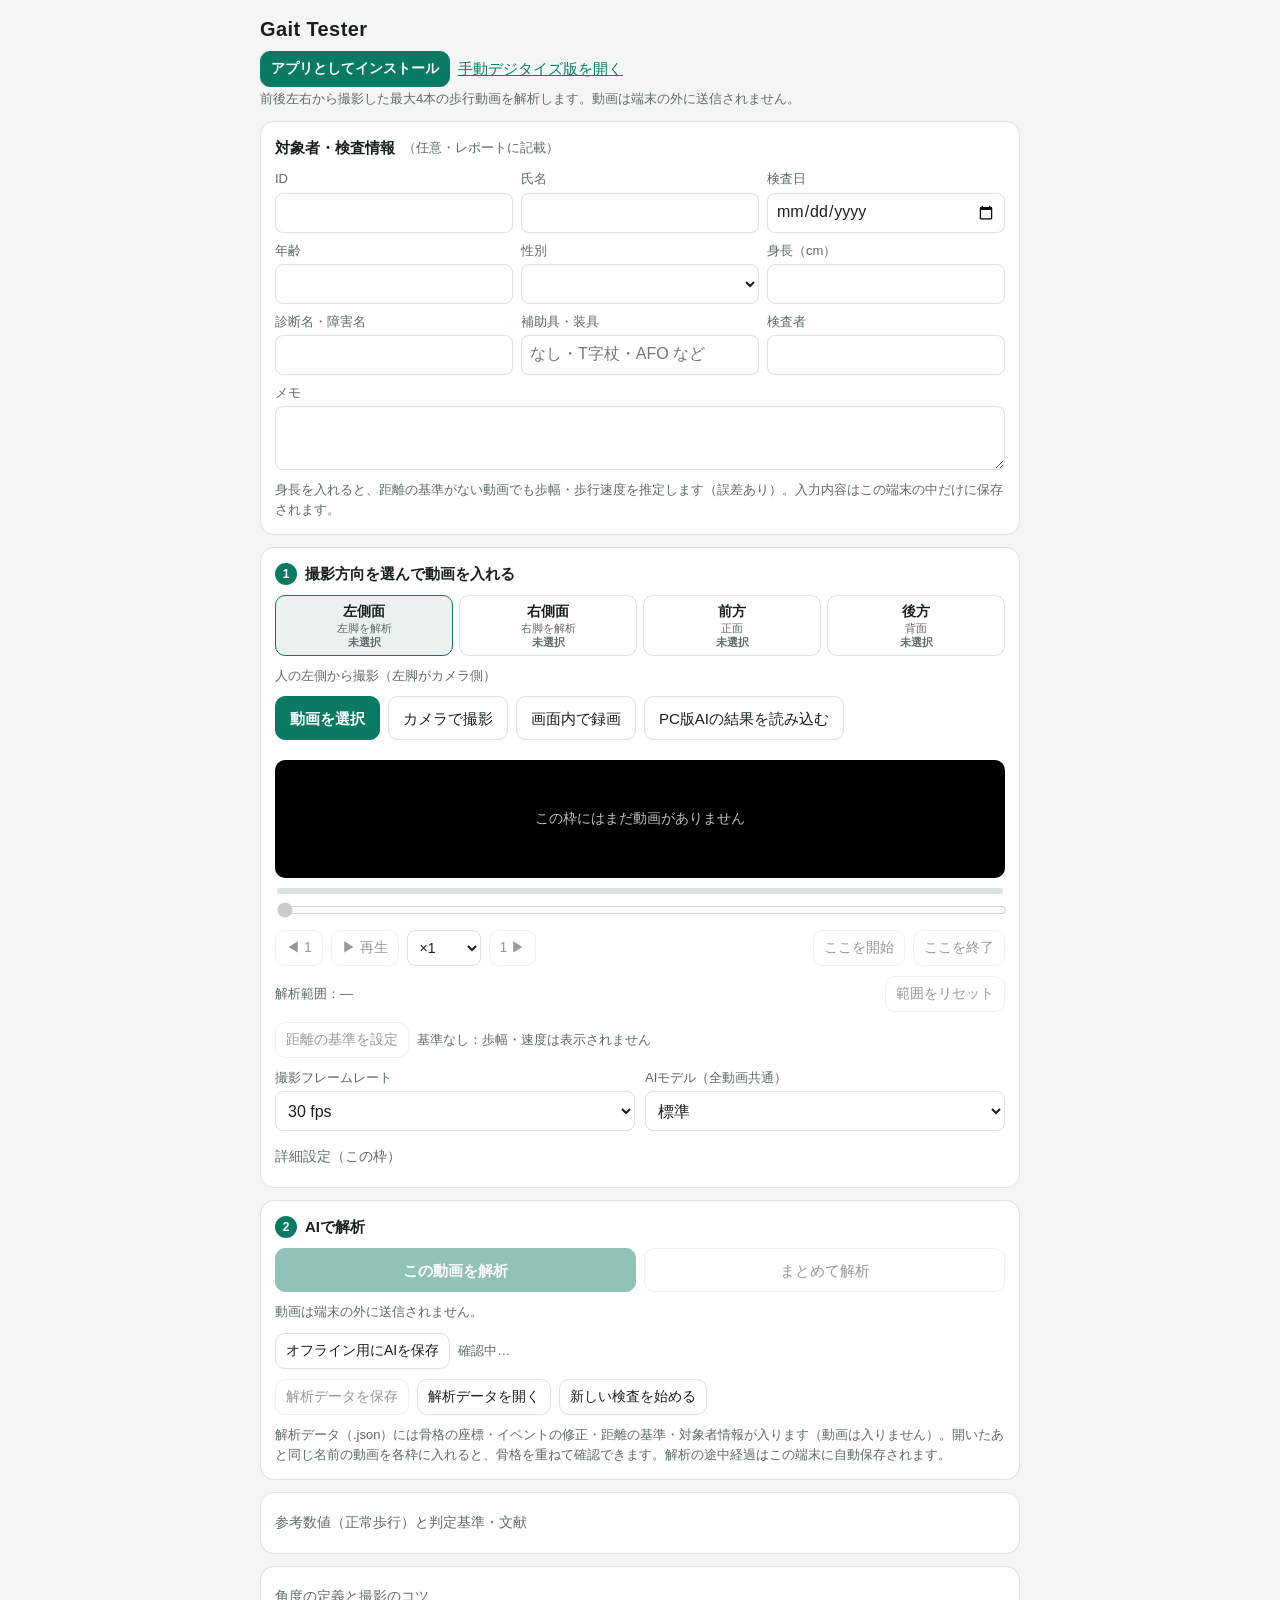
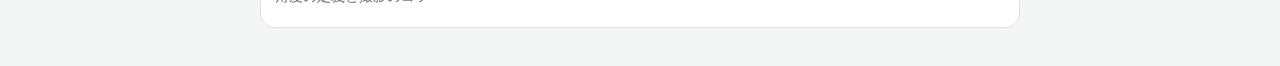
<file: gait-tester/index.html>
<!doctype html>
<html lang="ja">
<head>
<meta charset="utf-8">
<meta name="viewport" content="width=device-width,initial-scale=1,viewport-fit=cover">
<title>Gait Tester</title>
<link rel="manifest" href="manifest.webmanifest">
<meta name="theme-color" content="#0b7a63">
<link rel="icon" href="icon-192.png">
<link rel="apple-touch-icon" href="apple-touch-icon.png">
<meta name="mobile-web-app-capable" content="yes">
<style>
/* 1カラムのモバイル優先ツール：撮影方向タブ → 動画 → 解析 → 結果 → 総合レポート */
:root{
  --bg:#f4f6f5;--surface:#ffffff;--fg:#17201d;--muted:#5d6b66;--line:#dbe2df;--soft:#eaf1ee;
  --accent:#0b7a63;--accent-fg:#ffffff;--warn:#a15c00;--warn-bg:#fff3df;--bad:#b42318;
  --c-trunk:#8b5cf6;--c-hip:#e0483d;--c-knee:#1f8fd6;--c-ankle:#1c9b4e;--c-R:#e0483d;--c-L:#1f8fd6;
  --font:-apple-system,"Hiragino Sans","Hiragino Kaku Gothic ProN","Yu Gothic UI","Meiryo",sans-serif;
  color-scheme:light;
}
@media (prefers-color-scheme:dark){:root{--bg:#111614;--surface:#1a211e;--fg:#e4ebe8;--muted:#98a6a0;--line:#2c3632;--soft:#20302a;--accent:#3cc9a5;--accent-fg:#06231b;--warn:#f0b452;--warn-bg:#352812;--bad:#f2786e;--c-trunk:#b39dff;--c-hip:#ff7b70;--c-knee:#5ab8f5;--c-ankle:#4fd17f;--c-R:#ff7b70;--c-L:#5ab8f5;color-scheme:dark}}
*{box-sizing:border-box}
[hidden]{display:none!important}
body{margin:0;background:var(--bg);color:var(--fg);font-family:var(--font);font-size:15px;line-height:1.55;
  padding-left:max(14px,env(safe-area-inset-left,0px));padding-right:max(14px,env(safe-area-inset-right,0px));
  padding-top:env(safe-area-inset-top,0px);padding-bottom:calc(24px + env(safe-area-inset-bottom,0px))}
.wrap{max-width:760px;margin:0 auto;display:flex;flex-direction:column;gap:12px;padding-block:14px}
header h1{font-size:20px;margin:0;letter-spacing:.02em}
header p{margin:2px 0 0;color:var(--muted);font-size:13px}
.card{background:var(--surface);border:1px solid var(--line);border-radius:14px;padding:14px;display:flex;flex-direction:column;gap:10px;min-width:0}
.card h2{font-size:15px;margin:0;display:flex;align-items:center;gap:8px}
.num{display:inline-grid;place-items:center;width:22px;height:22px;border-radius:50%;background:var(--accent);color:var(--accent-fg);font-size:12px;font-weight:700;flex:none}
button,.btn{font:inherit;font-size:15px;min-height:44px;padding:0 14px;border-radius:10px;border:1px solid var(--line);background:var(--surface);color:var(--fg);cursor:pointer;display:inline-flex;align-items:center;justify-content:center;gap:6px;-webkit-tap-highlight-color:transparent;position:relative;overflow:hidden}
button:focus-visible,.btn:focus-within{outline:2px solid var(--accent);outline-offset:2px}
button.primary,.btn.primary{background:var(--accent);border-color:var(--accent);color:var(--accent-fg);font-weight:600}
button:disabled{opacity:.45;cursor:default}
button.small{min-height:36px;padding:0 10px;font-size:14px}
.vh{position:absolute;inset:0;width:100%;height:100%;opacity:0;cursor:pointer;font-size:0}
.row{display:flex;gap:8px;flex-wrap:wrap;align-items:center}
.grow{flex:1}
label.f{display:flex;flex-direction:column;gap:3px;font-size:13px;color:var(--muted);min-width:0}
select,input[type=number]{font:inherit;font-size:16px;color:var(--fg);background:var(--surface);border:1px solid var(--line);border-radius:8px;min-height:40px;padding:0 8px;width:100%}
.grid2{display:grid;grid-template-columns:1fr 1fr;gap:10px}
.slots{display:grid;grid-template-columns:repeat(4,1fr);gap:6px}
.slot{flex-direction:column;gap:0;padding:6px 4px;min-height:56px;line-height:1.3;font-size:14px;font-weight:600}
.slot small{font-weight:400;font-size:11px;color:var(--muted)}
.slot.on{border-color:var(--accent);background:var(--soft)}
.slot .st{font-size:11px;font-weight:600}
.st.done{color:var(--accent)}
.viewer{position:relative;background:#000;border-radius:10px;overflow:hidden}
.viewer canvas{display:block;width:100%;height:auto}
.viewer .empty{color:#b9c4c0;text-align:center;padding:48px 16px;font-size:14px}
.badge{position:absolute;left:8px;top:8px;right:8px;width:max-content;max-width:calc(100% - 16px);background:rgba(0,0,0,.66);color:#fff;font-size:12px;padding:3px 8px;border-radius:6px;font-variant-numeric:tabular-nums}
input[type=range]{width:100%;accent-color:var(--accent)}
.muted{color:var(--muted);font-size:13px}
.rbar{height:6px;border-radius:3px;background:var(--line);position:relative;margin:0 2px -4px}
.rbar>div{position:absolute;top:0;bottom:0;background:var(--accent);border-radius:3px;left:0;width:100%}
#range.flash{color:var(--accent);font-weight:600}
.progress{height:10px;background:var(--soft);border-radius:6px;overflow:hidden}
.progress>div{height:100%;width:0;background:var(--accent);transition:width .2s}
.warn{background:var(--warn-bg);color:var(--warn);border-radius:8px;padding:8px 10px;font-size:13px}
.err{color:var(--bad);font-size:14px}
.tablewrap{overflow-x:auto;margin:0 -2px}
table{border-collapse:collapse;width:100%;font-size:13.5px;font-variant-numeric:tabular-nums}
th,td{padding:7px 6px;border-bottom:1px solid var(--line);text-align:right;white-space:nowrap}
th:first-child,td:first-child{text-align:left}
th{color:var(--muted);font-weight:600;font-size:12px}
td small{color:var(--muted)}
.jdot{display:inline-block;width:8px;height:8px;border-radius:50%;margin-right:5px;vertical-align:1px}
.cycle{border:1px solid var(--line);border-radius:10px;padding:10px;display:flex;flex-direction:column;gap:8px}
.cycle.off{opacity:.5}
.cycle-head{display:flex;align-items:center;gap:8px;font-weight:600;font-size:14px}
.cycle-head label{margin-left:auto;font-weight:400;font-size:13px;color:var(--muted);display:flex;align-items:center;gap:4px}
.cycle-head input{width:20px;height:20px;accent-color:var(--accent)}
.evs{display:grid;grid-template-columns:repeat(3,1fr);gap:6px}
.evs.one{grid-template-columns:1fr}
.ev{border:1px solid var(--line);border-radius:8px;padding:6px 7px;font-size:12px;background:var(--surface);color:var(--fg);text-align:left;min-height:0;display:block;font-variant-numeric:tabular-nums;line-height:1.45}
.ev b{display:block;font-size:12.5px}
.ev.sel{border-color:var(--accent);background:var(--soft)}
.q{color:var(--warn)}
.pat{border:1px solid var(--line);border-left:4px solid var(--warn);border-radius:8px;padding:8px 10px;display:flex;flex-direction:column;gap:2px;font-size:13.5px}
.pat small{color:var(--muted)}
.pat .src{font-size:11px;color:var(--muted);font-weight:600}
.adj{display:flex;gap:6px;align-items:center;flex-wrap:wrap}
.adj .lbl{font-size:13px;flex:1;min-width:120px}
canvas.chart{width:100%;height:230px;display:block}
.diff{color:var(--warn);font-weight:600}
details summary{cursor:pointer;color:var(--muted);font-size:14px;min-height:32px;display:flex;align-items:center}
.help{font-size:13.5px;line-height:1.7}
.help ul{padding-left:18px;margin:6px 0}
textarea{width:100%;height:120px;font:12px ui-monospace,monospace;border:1px solid var(--line);border-radius:8px;background:var(--surface);color:var(--fg)}
.cam{display:flex;flex-direction:column;gap:8px}
.cam video{width:100%;max-height:60vh;border-radius:10px;background:#000;object-fit:contain}
.rec{color:var(--bad);font-weight:600}
.btn.small{min-height:36px;padding:0 10px;font-size:14px}
select.small{width:auto;min-height:36px;font-size:14px}
input[type=text],input[type=date]{font:inherit;font-size:16px;color:var(--fg);background:var(--surface);border:1px solid var(--line);border-radius:8px;min-height:40px;padding:0 8px;width:100%}
textarea.memo{height:64px;font:inherit;font-size:15px;padding:6px 8px}
.pinfo{display:grid;grid-template-columns:repeat(2,minmax(0,1fr));gap:8px}
.pinfo .wide{grid-column:1/-1}
@media(min-width:560px){.pinfo{grid-template-columns:repeat(3,minmax(0,1fr))}}
.banner{background:var(--soft);border:1px solid var(--accent);border-radius:10px;padding:10px;display:flex;flex-wrap:wrap;gap:8px;align-items:center;font-size:14px}
.banner span{flex:1 1 220px}
#view.cal{cursor:crosshair}
canvas.cchart{width:100%;height:360px;display:block}
.lvl{font-size:12px;color:var(--muted)}
table.wrapc td,table.wrapc th{white-space:normal}
table.wrapc td:first-child{min-width:7.5em}
#printArea{display:none}
@media print{
  :root{--bg:#fff;--surface:#fff;--fg:#000;--muted:#555;--line:#c8c8c8;--soft:#eef5f2;--accent:#0b7a63;--warn:#8a4b00;--warn-bg:#fff3df;--bad:#b42318;color-scheme:light}
  @page{size:A4;margin:12mm}
  body{background:#fff;color:#000;padding:0;font-size:10.5pt}
  .wrap,#vid{display:none!important}
  #printArea{display:block!important}
  #printArea h1{font-size:17pt;margin:0 0 2px}
  #printArea h2{font-size:12.5pt;margin:14px 0 6px;border-bottom:1.5px solid #0b7a63;padding-bottom:2px;display:block}
  #printArea table{font-size:9.5pt;break-inside:avoid}
  #printArea th,#printArea td{padding:3px 5px}
  #printArea .pat,#printArea img,#printArea .snaps{break-inside:avoid}
  #printArea .pat{margin-bottom:5px}
  #printArea img{max-width:100%}
  #printArea .snaps{display:grid;grid-template-columns:repeat(3,1fr);gap:6px}
  #printArea .snaps figure{margin:0;font-size:9pt;text-align:center}
  #printArea .tablewrap{overflow:visible}
}
</style>
</head>
<body>
<div class="wrap">
  <header>
    <h1>Gait Tester</h1>
    <div class="row" style="margin-top:6px"><button class="small primary" id="bInstall">アプリとしてインストール</button><a class="small" id="manualLink" href="manual.html" style="color:var(--accent)">手動デジタイズ版を開く</a><button class="small" id="bDemo" hidden>デモを見る（合成データ）</button></div>
    <div class="warn" id="installHelp" hidden></div>
    <p>前後左右から撮影した最大4本の歩行動画を解析します。動画は端末の外に送信されません。</p>
  </header>

  <div class="banner" id="restoreBar" hidden>
    <span id="restoreTxt"></span>
    <button class="small primary" id="bRestore">復元する</button>
    <button class="small" id="bDiscard">破棄</button>
  </div>

  <section class="card">
    <h2>対象者・検査情報<small class="muted" style="font-weight:400">（任意・レポートに記載）</small></h2>
    <div class="pinfo">
      <label class="f">ID<input type="text" id="p_pid" autocomplete="off"></label>
      <label class="f">氏名<input type="text" id="p_pname" autocomplete="off"></label>
      <label class="f">検査日<input type="date" id="p_exdate"></label>
      <label class="f">年齢<input type="number" id="p_age" min="0" max="120" inputmode="numeric"></label>
      <label class="f">性別<select id="p_sex"><option value=""></option><option>男性</option><option>女性</option><option>その他</option></select></label>
      <label class="f">身長（cm）<input type="number" id="p_height" min="50" max="250" step="0.1" inputmode="decimal"></label>
      <label class="f">診断名・障害名<input type="text" id="p_diag" autocomplete="off"></label>
      <label class="f">補助具・装具<input type="text" id="p_aid" autocomplete="off" placeholder="なし・T字杖・AFO など"></label>
      <label class="f">検査者<input type="text" id="p_examiner" autocomplete="off"></label>
      <label class="f wide">メモ<textarea class="memo" id="p_memo"></textarea></label>
    </div>
    <p class="muted" style="margin:0">身長を入れると、距離の基準がない動画でも歩幅・歩行速度を推定します（誤差あり）。入力内容はこの端末の中だけに保存されます。</p>
  </section>

  <section class="card">
    <h2><span class="num">1</span>撮影方向を選んで動画を入れる</h2>
    <div class="slots" id="slots"></div>
    <div class="muted" id="slotHint"></div>
    <div class="row">
      <label class="btn primary">動画を選択<input id="file" type="file" accept="video/*" class="vh"></label>
      <label class="btn">カメラで撮影<input id="cap" type="file" accept="video/*" capture="environment" class="vh"></label>
      <button id="bLive">画面内で録画</button>
      <button id="bSaveRec" hidden>録画を保存</button>
      <label class="btn">PC版AIの結果を読み込む<input id="kpIn" type="file" accept=".json,application/json" class="vh"></label>
      <button id="bClear" hidden>この枠を空にする</button>
    </div>
    <span id="fname" class="muted"></span>
    <div id="camPanel" class="cam" hidden>
      <video id="live" playsinline muted autoplay></video>
      <div class="row"><button class="primary" id="bRec">録画開始</button><button id="bCamClose">閉じる</button><span id="recInfo" class="muted grow"></span></div>
    </div>
    <div id="camMsg" class="warn" hidden></div>
    <div class="viewer" id="viewerBox">
      <div class="empty" id="empty">この枠にはまだ動画がありません</div>
      <canvas id="view" hidden></canvas>
      <div class="badge" id="badge" hidden></div>
    </div>
    <div class="rbar"><div id="rsel"></div></div>
    <input id="scrub" type="range" min="0" max="0" value="0" disabled aria-label="フレーム位置">
    <div class="row">
      <button class="small" id="bPrev" disabled>◀ 1</button>
      <button class="small" id="bPlay" disabled>▶ 再生</button>
      <select class="small" id="rate" aria-label="再生速度"><option value="0.25">×0.25</option><option value="0.5">×0.5</option><option value="1" selected>×1</option></select>
      <button class="small" id="bNext" disabled>1 ▶</button>
      <span class="grow"></span>
      <button class="small" id="bStart" disabled>ここを開始</button>
      <button class="small" id="bEnd" disabled>ここを終了</button>
    </div>
    <div class="row"><div class="muted grow" id="range">解析範囲：—</div><button class="small" id="bReset" disabled>範囲をリセット</button></div>
    <div class="row" id="calRow"><button class="small" id="bCal" disabled>距離の基準を設定</button><span class="muted grow" id="calInfo"></span></div>
    <div class="warn" id="calPanel" hidden>
      <div id="calMsg">動画の上で、距離がわかる2点（歩く線の上に置いた床のテープの両端など）をタップしてください。2 m以上離れた点を使うと正確になります。</div>
      <div class="row" style="margin-top:6px">
        <label class="f" style="flex:0 0 120px">2点間の距離（m）<input id="calM" type="number" min="0.1" step="0.01" value="2"></label>
        <button class="small primary" id="bCalOk" disabled>決定</button>
        <button class="small" id="bCalCancel">やめる</button>
        <button class="small" id="bCalDel">基準を削除</button>
      </div>
    </div>
    <div class="grid2">
      <label class="f">撮影フレームレート
        <select id="capFps"><option value="30">30 fps</option><option value="60">60 fps</option><option value="120">120 fps（スロー）</option><option value="240">240 fps（スロー）</option></select>
      </label>
      <label class="f">AIモデル（全動画共通）
        <select id="model"><option value="lite">軽量（速い）</option><option value="full" selected>標準</option><option value="heavy">高精度（遅い）</option></select>
      </label>
    </div>
    <details>
      <summary>詳細設定（この枠）</summary>
      <div class="grid2" style="margin-top:6px">
        <label class="f">動画ファイルのfps<input id="fileFps" type="number" min="1" step="0.01" value="30"></label>
        <label class="f" id="dirWrap">進行方向<select id="dir"><option value="auto">自動</option><option value="1">画面の左→右</option><option value="-1">画面の右→左</option></select></label>
        <label class="f">平滑化（Hz・0で無し・全動画共通）<input id="fc" type="number" min="0" step="0.5" value="6"></label>
      </div>
      <div class="row" style="margin-top:6px">
        <label class="muted" style="display:flex;align-items:center;gap:6px"><input type="checkbox" id="optSwap" checked style="width:20px;height:20px;accent-color:var(--accent)">左右の脚の取り違えを補正（側面）</label>
        <label class="muted" style="display:flex;align-items:center;gap:6px"><input type="checkbox" id="optOut" checked style="width:20px;height:20px;accent-color:var(--accent)">外れ値を除去</label>
      </div>
      <p class="muted">スロー動画は「撮影フレームレート」に実際の撮影fpsを選び、ファイルのfpsは通常30のままにします。解析は実時間で約60 Hzの間隔で行います。</p>
    </details>
  </section>

  <section class="card">
    <h2><span class="num">2</span>AIで解析</h2>
    <div class="row">
      <button class="primary grow" id="bRun" disabled>この動画を解析</button>
      <button class="grow" id="bRunAll" disabled>まとめて解析</button>
    </div>
    <div class="progress" hidden id="pbar"><div id="pfill"></div></div>
    <div class="muted" id="status">動画は端末の外に送信されません。</div>
    <div class="row"><button class="small" id="bCache">オフライン用にAIを保存</button><span class="muted grow" id="offline">確認中…</span></div>
    <div class="row">
      <button class="small" id="bSaveProj" disabled>解析データを保存</button>
      <label class="btn small">解析データを開く<input id="projIn" type="file" accept=".json,application/json" class="vh"></label>
      <button class="small" id="bNew">新しい検査を始める</button>
    </div>
    <p class="muted" style="margin:0">解析データ（.json）には骨格の座標・イベントの修正・距離の基準・対象者情報が入ります（動画は入りません）。開いたあと同じ名前の動画を各枠に入れると、骨格を重ねて確認できます。解析の途中経過はこの端末に自動保存されます。</p>
  </section>

  <section class="card" id="resCard" hidden>
    <h2><span class="num">3</span><span id="resTitle">結果</span></h2>
    <div id="meta" class="muted"></div>
    <div id="warns"></div>
    <div class="tablewrap" id="summary"></div>
    <div id="stp" style="display:flex;flex-direction:column;gap:6px"></div>
    <div id="findings" style="display:flex;flex-direction:column;gap:8px"></div>
    <h2 style="margin-top:6px" id="evTitle">周期ごとのイベント</h2>
    <p class="muted" style="margin:0">イベントをタップすると上の動画にその瞬間を表示します。ずれている場合は±で修正し、不適切なものはチェックを外して除外できます。⚠は関節点の検出信頼度が低い場面です。</p>
    <div class="adj" id="adjBar" hidden>
      <span class="lbl" id="adjLbl"></span>
      <button class="small" data-adj="-5">−5</button>
      <button class="small" data-adj="-1">−1</button>
      <button class="small" data-adj="1">＋1</button>
      <button class="small" data-adj="5">＋5</button>
    </div>
    <div id="cycles" style="display:flex;flex-direction:column;gap:8px"></div>
    <h2 style="margin-top:6px">角度の時系列</h2>
    <p class="muted" style="margin:0" id="chartNote"></p>
    <canvas id="chart" class="chart"></canvas>
    <div id="cchartWrap">
      <h2 style="margin-top:6px">1歩行周期の平均波形</h2>
      <p class="muted" style="margin:0">採用した周期を初期接地〜次の初期接地（0〜100%）にそろえて平均しました。帯は±1SD、縦の破線は足尖離地の平均時点です。</p>
      <canvas id="cchart" class="cchart"></canvas>
    </div>
    <div class="row"><button id="xFrame">この動画のフレームデータCSV</button></div>
  </section>

  <section class="card" id="sumCard" hidden>
    <h2><span class="num">4</span>総合レポート</h2>
    <div id="report" style="display:flex;flex-direction:column;gap:10px"></div>
    <div id="rchartWrap" hidden>
      <h2>1歩行周期の平均波形（左右の比較）</h2>
      <canvas id="rchart" class="cchart"></canvas>
    </div>
    <div class="row">
      <button class="primary" id="xPrint">レポートを印刷・PDF保存</button>
      <button id="xAll">総合CSVを保存</button>
      <button id="xCopy">総合結果をコピー</button>
    </div>
    <div class="muted" id="printMsg"></div>
    <textarea id="copyArea" hidden readonly></textarea>
  </section>

  <details class="card" id="refCard">
    <summary>参考数値（正常歩行）と判定基準・文献</summary>
    <div class="help">
      <p><b>矢状面の目安（健常成人）</b></p>
      <div class="tablewrap"><table>
        <thead><tr><th>場面</th><th>股関節</th><th>膝関節</th><th>足関節</th></tr></thead>
        <tbody>
          <tr><td>初期接地</td><td>屈曲25°</td><td>0°</td><td>0°</td></tr>
          <tr><td>立脚中期<br><small>（頭部最高点）</small></td><td>屈曲→伸展へ<br><small>0°前後</small></td><td>軽度屈曲</td><td>背屈5〜10°</td></tr>
          <tr><td>足尖離地</td><td>0°前後</td><td>屈曲40°</td><td>底屈20°</td></tr>
        </tbody>
      </table></div>
      <p class="muted">Perry・ランチョ・ロス・アミーゴ方式の目安。個人差・歩行速度による差があります。前額面（骨盤の傾き・体幹側屈・膝の外反内反）は文献により値の幅が大きいため、目安値ではなく判定基準のみ示しています。</p>
      <p><b>比較するときの注意</b></p>
      <ul>
        <li>文献の股関節角度は骨盤基準です。本アプリは体幹（肩–大転子）基準のため、そのまま比較はできません</li>
        <li>足関節は「踵–つま先」の線で計算しているため、3次元動作解析の値とずれます</li>
        <li>前額面の膝角度は、2D動画に投影した見かけの角度（FPPA）です。下肢の回旋や撮影方向のずれの影響を受けます</li>
        <li>研究では、自施設で健常者を同じ方法で撮影した値を対照にするのが確実です</li>
      </ul>
      <p><b>時間・距離因子の目安</b></p>
      <div class="tablewrap"><table>
        <thead><tr><th>項目</th><th>目安・基準</th></tr></thead>
        <tbody>
          <tr><td>快適歩行速度</td><td>健常成人 約1.2〜1.4 m/s（年代で低下）</td></tr>
          <tr><td>歩行速度の基準</td><td>1.0 m/s 未満：身体機能の低下（AWGS 2019）</td></tr>
          <tr><td>歩行速度による分類</td><td>0.4 m/s 未満：屋内歩行／0.4〜0.8：制限つき屋外歩行／0.8以上：屋外歩行（Perry 1995）</td></tr>
          <tr><td>歩行率（ケイデンス）</td><td>約100〜120 歩/分</td></tr>
          <tr><td>立脚期・遊脚期</td><td>約60%・約40%</td></tr>
          <tr><td>左右比（大÷小）</td><td>歩幅 1.08・遊脚時間 1.06・立脚時間 1.05 を超えると非対称（Patterson 2010）</td></tr>
        </tbody>
      </table></div>
      <div id="criteria"></div>
      <p><b>文献</b></p>
      <ul>
        <li>Bohannon RW, Williams Andrews A. Normal walking speed: a descriptive meta-analysis. <i>Physiotherapy</i>. 2011;97(3):182–189.</li>
        <li>Chen LK, et al. Asian Working Group for Sarcopenia: 2019 Consensus Update. <i>J Am Med Dir Assoc</i>. 2020;21(3):300–307.</li>
        <li>Perry J, et al. Classification of walking handicap in the stroke population. <i>Stroke</i>. 1995;26(6):982–989.</li>
        <li>Patterson KK, et al. Evaluation of gait symmetry after stroke: a comparison of current methods and recommendations for standardization. <i>Gait Posture</i>. 2010;31(2):241–246.</li>
        <li>Zeni JA, Richards JG, Higginson JS. Two simple methods for determining gait events during treadmill and overground walking using kinematic data. <i>Gait Posture</i>. 2008;27(4):710–714.</li>
        <li>Perry J, Burnfield JM. <i>Gait Analysis: Normal and Pathological Function</i>. 2nd ed. SLACK; 2010.（邦訳『ペリー 歩行分析』医歯薬出版）</li>
        <li>Götz-Neumann K.『観察による歩行分析』医学書院</li>
        <li>Kadaba MP, Ramakrishnan HK, Wootten ME. Measurement of lower extremity kinematics during level walking. <i>J Orthop Res</i>. 1990;8(3):383–392.</li>
        <li>Hii CST, et al. Automated Gait Analysis Based on a Marker-Free Pose Estimation Model. <i>Sensors</i>. 2023;23(14):6489.（MediaPipeによる接地・離地の検出精度）</li>
      </ul>
    </div>
  </details>

  <details class="card">
    <summary>角度の定義と撮影のコツ</summary>
    <div class="help">
      <p><b>側面（左側面・右側面）</b>：カメラ側の脚を解析</p>
      <ul>
        <li><b>初期接地</b>：踵が骨盤に対して最も前方に出た瞬間（Zeni法）</li>
        <li><b>頭部最高点</b>：立脚期（初期接地〜足尖離地）で耳の位置が最も高くなった瞬間</li>
        <li><b>足尖離地</b>：つま先が骨盤に対して最も後方に位置した瞬間（Zeni法）</li>
        <li>体幹：股関節→肩の線と鉛直線のなす角／股関節：体幹線の延長と大腿のなす角／膝関節：大腿と下腿のなす角／足関節：下腿に垂直な線と踵→つま先の線のなす角</li>
      </ul>
      <p><b>前方・後方</b>：左右両脚を解析</p>
      <ul>
        <li><b>立脚中期</b>：反対側の足首が最も高く上がった瞬間（例：左足首が最も高い＝右の立脚中期）</li>
        <li><b>骨盤の傾き</b>：左右の股関節を結ぶ線と水平線のなす角。遊脚側が下がると＋（遊脚側下制）</li>
        <li><b>体幹側屈</b>：股関節中点→肩中点の線と鉛直線のなす角。立脚側へ傾くと＋</li>
        <li><b>立脚側の膝</b>：股関節–膝–足首の見かけの角度（FPPA）。膝が内側へ入ると＋（外反）、外側へ出ると−（内反）</li>
      </ul>
      <ul>
        <li>カメラは固定し、腰の高さで、全身が常に画面に入るように撮影</li>
        <li>側面は歩行路に垂直に3 m以上離して。前方・後方は歩行路の正面から、まっすぐ向かってくる／離れていく歩行を撮影</li>
        <li>背景と服のコントラストをつけ、明るい場所で。広角（0.5倍）レンズは避ける</li>
        <li>杖・歩行器・介助者が脚に重なると精度が下がります</li>
        <li>歩幅・歩行速度を出すには、歩く線の上に距離のわかる目印（床にテープを2 m間隔で貼るなど）を置いて撮影し、「距離の基準を設定」で2点をタップします。基準がない場合は、身長から推定します（耳〜踵の高さ＝身長の約91%として換算。誤差あり）</li>
      </ul>
      <p class="muted">AIによる2D推定値です。3次元動作解析装置や手動デジタイズとは値が一致しないことがあります。研究で用いる場合は信頼性・妥当性の検証を行ってください。</p>
    </div>
  </details>
</div>
<div id="printArea"></div>

<video id="vid" playsinline muted preload="auto" style="position:absolute;width:1px;height:1px;opacity:0;pointer-events:none;left:0;top:0"></video>

<script type="module">
const VER='0.10.14';
const SOURCES=[
  {lib:`https://cdn.jsdelivr.net/npm/@mediapipe/tasks-vision@${VER}/vision_bundle.mjs`,wasm:`https://cdn.jsdelivr.net/npm/@mediapipe/tasks-vision@${VER}/wasm`,
   model:k=>`https://storage.googleapis.com/mediapipe-models/pose_landmarker/pose_landmarker_${k}/float16/1/pose_landmarker_${k}.task`},
  {lib:'./mediapipe/vision_bundle.mjs',wasm:'./mediapipe/wasm',model:k=>`./mediapipe/pose_landmarker_${k}.task`}
];
const $=id=>document.getElementById(id);
const css=n=>getComputedStyle(document.documentElement).getPropertyValue(n).trim();
const deg=r=>r*180/Math.PI,wrap=a=>{while(a>180)a-=360;while(a<=-180)a+=360;return a;};
const fmt=(v,d=1)=>v==null||!isFinite(v)?'—':v.toFixed(d);
const SN={R:'右',L:'左'};

/* ---------- 定義 ---------- */
const SLOTS=[
  {id:'left',n:'左側面',sub:'左脚を解析',kind:'sag',side:'L',hint:'人の左側から撮影（左脚がカメラ側）'},
  {id:'right',n:'右側面',sub:'右脚を解析',kind:'sag',side:'R',hint:'人の右側から撮影（右脚がカメラ側）'},
  {id:'front',n:'前方',sub:'正面',kind:'fro',view:'front',hint:'正面から、こちらへ歩いてくるところを撮影'},
  {id:'back',n:'後方',sub:'背面',kind:'fro',view:'back',hint:'背面から、向こうへ歩いていくところを撮影'}
];
const IDX={R:{sh:12,hip:24,knee:26,ank:28,heel:30,toe:32,ear:8},L:{sh:11,hip:23,knee:25,ank:27,heel:29,toe:31,ear:7}};
const PTS=['sh','hip','knee','ank','heel','toe','ear'];
const JOINTS=[{k:'trunk',n:'体幹',s:'体幹',c:'--c-trunk',pos:'前傾',neg:'後傾'},{k:'hip',n:'股関節',s:'股',c:'--c-hip',pos:'屈曲',neg:'伸展'},{k:'knee',n:'膝関節',s:'膝',c:'--c-knee',pos:'屈曲',neg:'伸展'},{k:'ankle',n:'足関節',s:'足',c:'--c-ankle',pos:'背屈',neg:'底屈'}];
const FJ=[{k:'pelvis',n:'骨盤の傾き',s:'骨盤',c:'--c-hip',pos:'遊脚側下制',neg:'遊脚側挙上'},{k:'tlat',n:'体幹側屈',s:'体幹',c:'--c-trunk',pos:'立脚側へ',neg:'遊脚側へ'},{k:'fknee',n:'立脚側の膝',s:'膝',c:'--c-knee',pos:'外反',neg:'内反'}];
const JK=Object.fromEntries([...JOINTS,...FJ].map(j=>[j.k,j]));
function clin(k,v,d=1){if(v==null||!isFinite(v))return'—';const j=JK[k],a=Math.abs(v);if(a<0.05)return'0°';return(v>0?j.pos:j.neg)+a.toFixed(d)+'°';}
const EVN={ic:'初期接地',peak:'頭部最高点',to:'足尖離地',mR:'右立脚中期',mL:'左立脚中期'};
const REF={ic:{trunk:null,hip:'屈曲25°',knee:'0°',ankle:'0°'},peak:{trunk:null,hip:'0°前後',knee:'軽度屈曲',ankle:'背屈5〜10°'},to:{trunk:null,hip:'0°前後',knee:'屈曲40°',ankle:'底屈20°'}};
// 判定幅：Perry & Burnfield 2010 の値に2D・AI計測の誤差を見込んだアプリ独自の範囲（度、符号つき）
const RANGE={
  ic:{trunk:[-5,10],hip:[15,35],knee:[-5,10],ankle:[-5,10]},
  peak:{trunk:[-5,10],hip:[-10,15],knee:[-5,20],ankle:[0,15]},
  to:{trunk:[-5,10],hip:[-20,10],knee:[25,55],ankle:[-30,-5]},
  mid:{pelvis:[-5,7],tlat:[-5,7],fknee:[-10,10]}
};
const PATTERNS=[
  {n:'前足部接地（踵接地の欠如）',e:'ic',k:'ankle',op:'<',v:-10,d:'初期接地で足関節が底屈10°を超える'},
  {n:'初期接地時の膝屈曲増大',e:'ic',k:'knee',op:'>',v:15,d:'初期接地で膝屈曲が15°を超える'},
  {n:'立脚期の膝過伸展（ロッキング）',e:'peak',k:'knee',op:'<',v:-5,d:'立脚中期で膝が伸展5°を超える'},
  {n:'立脚期の過度な膝屈曲（屈み歩行傾向）',e:'peak',k:'knee',op:'>',v:20,d:'立脚中期で膝屈曲が20°を超える'},
  {n:'立脚中期の背屈不足（下腿前傾の不足）',e:'peak',k:'ankle',op:'<',v:0,d:'立脚中期で足関節が背屈に達しない'},
  {n:'立脚中期の過度な背屈',e:'peak',k:'ankle',op:'>',v:20,d:'立脚中期で背屈が20°を超える'},
  {n:'立脚後期の股関節伸展不足',e:'to',k:'hip',op:'>',v:10,d:'足尖離地で股関節屈曲が10°を超える（体幹基準）'},
  {n:'離地時の膝屈曲不足（スティッフニー傾向）',e:'to',k:'knee',op:'<',v:25,d:'足尖離地で膝屈曲が25°未満'},
  {n:'蹴り出し不足（離地時の底屈不足）',e:'to',k:'ankle',op:'>',v:-5,d:'足尖離地で底屈が5°未満'},
  {n:'体幹前傾',e:'peak',k:'trunk',op:'>',v:10,d:'立脚中期で体幹前傾が10°を超える'},
  {n:'体幹後傾',e:'peak',k:'trunk',op:'<',v:-5,d:'立脚中期で体幹後傾が5°を超える'}
];
const FPATTERNS=[
  {n:'トレンデレンブルグ徴候（遊脚側の骨盤下制）',k:'pelvis',op:'>',v:7,d:'立脚中期に遊脚側の骨盤が7°を超えて下がる（立脚側の股関節外転筋の機能低下を示唆）'},
  {n:'遊脚側骨盤の挙上（ヒップハイキング）',k:'pelvis',op:'<',v:-5,d:'立脚中期に遊脚側の骨盤が5°を超えて上がる'},
  {n:'デュシェンヌ徴候（立脚側への体幹側屈）',k:'tlat',op:'>',v:7,d:'立脚中期に体幹が立脚側へ7°を超えて傾く'},
  {n:'立脚期の膝外反（ニーイン）',k:'fknee',op:'>',v:10,d:'立脚中期に膝が内側へ入り、見かけの外反が10°を超える'},
  {n:'立脚期の膝内反（ラテラルスラストの疑い）',k:'fknee',op:'<',v:-10,d:'立脚中期に膝が外側へ出て、見かけの内反が10°を超える'}
];
const LR_DIFF=10;
const rangeTxt=(k,r)=>`${clin(k,r[0],0)}〜${clin(k,r[1],0)}`;

/* ---------- 状態 ---------- */
const S={};SLOTS.forEach(d=>S[d.id]={...d,blob:null,url:null,name:'',vw:0,vh:0,nFrames:0,fileFps:30,capFps:30,dir:'auto',rangeS:0,rangeE:0,samples:null,A:null,selEv:null,cur:0,isRec:false,cal:null});
let act='left',running=false,cancel=false,landmarker=null,lmKind=null,tsMs=0,playing=false,calMode=null;
const sl=()=>S[act];
const vid=$('vid'),view=$('view'),vctx=view.getContext('2d');
const work=document.createElement('canvas'),wctx=work.getContext('2d');
const tReal=(s,f)=>f/s.capFps;
const stepFrames=s=>Math.max(1,Math.round(s.capFps/60));

/* ---------- 枠 ---------- */
function renderSlots(){
  $('slots').innerHTML=SLOTS.map(d=>{const s=S[d.id];const st=s.A?'<span class="st done">解析済み</span>':s.url?'<span class="st">動画あり</span>':'<span class="st" style="color:var(--muted)">未選択</span>';
    return`<button class="slot${d.id===act?' on':''}" data-slot="${d.id}">${d.n}<small>${d.sub}</small>${st}</button>`;}).join('');
  $('slots').querySelectorAll('[data-slot]').forEach(b=>b.onclick=()=>{if(!running)selectSlot(b.dataset.slot);});
  const any=SLOTS.some(d=>S[d.id].url&&!S[d.id].A);
  $('bRunAll').disabled=running||!any;
}
async function selectSlot(id){
  stopPlay();endCal();
  act=id;const s=sl();renderSlots();
  $('slotHint').textContent=s.hint;$('calRow').hidden=s.kind!=='sag';updCalInfo();
  $('capFps').value=String([30,60,120,240].reduce((a,b)=>Math.abs(b-s.capFps)<Math.abs(a-s.capFps)?b:a));
  $('fileFps').value=s.fileFps;$('dir').value=s.dir;$('dirWrap').hidden=s.kind!=='sag';
  $('fname').textContent=s.name+(s.imported?`　［PC版AI：${s.imported.video}］`:'')+(!s.url&&s.samples&&!s.imported?'　（動画なし：同じ名前の動画を入れると骨格を重ねて表示します）':'');$('bClear').hidden=!(s.url||s.imported||s.samples);$('bSaveRec').hidden=!(s.url&&s.isRec);
  if(s.url){await attach(id);if(act!==id)return;showVideoUI(true);updRange();show(s.cur);}
  else{showVideoUI(false);updRange();}
  renderSlotResults();
}
function showVideoUI(on){
  $('empty').hidden=on;view.hidden=!on;$('badge').hidden=!on;
  ['scrub','bPrev','bNext','bStart','bEnd','bReset','bPlay','bCal'].forEach(id=>$(id).disabled=!on||running);
  $('bRun').disabled=!on||running;
}
function attach(id){
  return new Promise(res=>{
    const s=S[id];if(!s.url){res(false);return;}
    if(vid.dataset.slot===id&&vid.readyState>=1&&s.vw){setView(s);res(true);return;}
    const on=async()=>{
      vid.removeEventListener('loadedmetadata',on);await fixDuration();
      s.vw=vid.videoWidth;s.vh=vid.videoHeight;
      const n=Math.max(1,Math.floor(vid.duration*s.fileFps+1e-6));
      if(s.nFrames!==n){s.nFrames=n;if(!s.rangeE||s.rangeE>n-1){s.rangeS=0;s.rangeE=n-1;}}
      setView(s);res(true);
    };
    vid.dataset.slot=id;vid.addEventListener('loadedmetadata',on);vid.src=s.url;vid.load();
  });
}
function setView(s){const W=Math.min(s.vw,960);if(view.width!==W||view.height!==Math.round(s.vh*W/s.vw)){view.width=W;view.height=Math.round(s.vh*W/s.vw);}$('scrub').max=s.nFrames-1;}
async function fixDuration(){
  if(isFinite(vid.duration))return;
  await new Promise(r=>{const h=()=>{if(isFinite(vid.duration)){vid.removeEventListener('durationchange',h);r();}};
    vid.addEventListener('durationchange',h);vid.currentTime=1e7;setTimeout(r,4000);});
  vid.currentTime=0;
}
function loadInto(id,blob,name,isRec){
  const s=S[id];if(s.url)URL.revokeObjectURL(s.url);
  if(vid.dataset.slot===id)vid.dataset.slot='';
  // 解析データ（.json）から復元した枠に同じ名前の動画を入れたときは、解析結果をそのまま使う
  if(!s.url&&s.samples&&!s.imported&&s.name===name){Object.assign(s,{blob,url:URL.createObjectURL(blob),isRec:!!isRec});selectSlot(id);renderReport();return;}
  Object.assign(s,{blob,url:URL.createObjectURL(blob),name,isRec:!!isRec,vw:0,vh:0,nFrames:0,rangeS:0,rangeE:0,samples:null,A:null,selEv:null,cur:0,cal:null});
  // 同じ動画のPC版AIデータを先に読み込んでいた場合は、そのまま使う
  if(s.imported&&s.imported.video===name)applyImport(s,s.imported,true);
  else s.imported=null;
  selectSlot(id);renderReport();
}
function applyImport(s,j,quiet){
  s.imported=j;s.engine='RTMPose（PC版AI）';
  s.fileFps=j.fps;s.capFps=j.capfps||s.capFps||j.fps;if(!j.capfps&&s.capFps<j.fps)s.capFps=j.fps;
  s.vw=j.width;s.vh=j.height;s.nFrames=j.nframes;s.rangeS=0;s.rangeE=j.nframes-1;s.selEv=null;
  const fr=j.frames.map(o=>({f:o.f,lm:o.lm}));
  s.samples={step:j.stride||1,all:fr,list:fr,from:fr.length?fr[0].f:0,to:fr.length?fr[fr.length-1].f:0};
  if(!s.url)s.name=j.video;
  compute(s,quiet);
}
$('kpIn').addEventListener('change',e=>{
  const f=e.target.files[0];e.target.value='';if(!f)return;
  const r=new FileReader();
  r.onload=()=>{
    let j;try{j=JSON.parse(r.result);}catch(err){$('status').innerHTML='<span class="err">ファイルを読み込めませんでした（JSONの形式ではありません）。</span>';return;}
    if(!j||j.format!=='gaittester-keypoints-v1'||!Array.isArray(j.frames)){$('status').innerHTML='<span class="err">Gait Tester用のPC版AIデータではありません。gt_rtmpose.py で作成した「〜_rtmpose.json」を選んでください。</span>';return;}
    const s=sl();
    applyImport(s,j,false);
    if(s.url&&s.name!==j.video)$('status').textContent=`注意：この枠の動画（${s.name}）とデータの動画名（${j.video}）が違います。骨格の表示がずれる場合は動画を確認してください。`;
    else $('status').textContent=`${s.n}：PC版AI（RTMPose）のデータを読み込みました（${j.frames.length}コマ、${j.frames.filter(o=>o.lm).length}コマで人物を検出）。${s.url?'':'骨格を動画に重ねて確認するには、同じ動画をこの枠に入れてください。'}`;
    selectSlot(act);
  };
  r.readAsText(f);
});
['file','cap'].forEach(id=>$(id).addEventListener('change',e=>{
  const f=e.target.files[0];if(!f)return;
  loadInto(act,f,f.name||`撮影_${stamp()}.mp4`,id==='cap');e.target.value='';
}));
$('bClear').onclick=()=>{const s=sl();if(s.url)URL.revokeObjectURL(s.url);Object.assign(s,{blob:null,url:null,name:'',A:null,samples:null,vw:0,nFrames:0,imported:null,engine:null,cal:null,selEv:null});vid.dataset.slot='';selectSlot(act);renderReport();};
const stamp=()=>{const d=new Date(),p=n=>String(n).padStart(2,'0');return`${d.getFullYear()}${p(d.getMonth()+1)}${p(d.getDate())}_${p(d.getHours())}${p(d.getMinutes())}${p(d.getSeconds())}`;};

/* ---------- カメラ ---------- */
function camMsg(t){$('camMsg').textContent=t;$('camMsg').hidden=!t;}
let stream=null,rec=null,chunks=[],recT0=0,recTimer=null;
$('bLive').onclick=async()=>{
  camMsg('');
  if(!navigator.mediaDevices||!navigator.mediaDevices.getUserMedia){camMsg('このブラウザではページ内でカメラを使えません。「カメラで撮影」を使ってください。');return;}
  try{stream=await navigator.mediaDevices.getUserMedia({audio:false,video:{facingMode:{ideal:'environment'},width:{ideal:1920},height:{ideal:1080},frameRate:{ideal:60}}});}
  catch(e){camMsg(e&&e.name==='NotAllowedError'?'カメラの使用が許可されませんでした。ブラウザの設定でカメラを許可してください。':'カメラを起動できませんでした（'+(e&&e.name||e)+'）。「カメラで撮影」を使ってください。');return;}
  $('live').srcObject=stream;$('camPanel').hidden=false;
  const s=stream.getVideoTracks()[0].getSettings();
  $('recInfo').textContent=`${sl().n}に録画　${s.width||'?'}×${s.height||'?'}　${s.frameRate?Math.round(s.frameRate)+' fps':''}`;
};
function closeCam(){if(recTimer)clearInterval(recTimer);recTimer=null;if(stream)stream.getTracks().forEach(t=>t.stop());stream=null;$('live').srcObject=null;$('camPanel').hidden=true;$('bRec').textContent='録画開始';}
$('bCamClose').onclick=()=>{if(rec&&rec.state==='recording'){rec.onstop=null;rec.stop();}closeCam();};
$('bRec').onclick=()=>{
  if(rec&&rec.state==='recording'){rec.stop();return;}
  if(!window.MediaRecorder){camMsg('このブラウザは録画に対応していません。「カメラで撮影」を使ってください。');return;}
  const mt=['video/mp4','video/webm;codecs=vp9','video/webm;codecs=vp8','video/webm'].find(t=>MediaRecorder.isTypeSupported(t));
  chunks=[];
  try{rec=new MediaRecorder(stream,mt?{mimeType:mt,videoBitsPerSecond:12e6}:undefined);}catch(e){rec=new MediaRecorder(stream);}
  rec.ondataavailable=e=>{if(e.data&&e.data.size)chunks.push(e.data);};
  const target=act;
  rec.onstop=()=>{
    const type=rec.mimeType||mt||'video/webm',ext=type.includes('mp4')?'mp4':'webm';
    const fps=Math.round(stream?stream.getVideoTracks()[0].getSettings().frameRate||30:30);
    const blob=new Blob(chunks,{type});closeCam();
    S[target].fileFps=fps;S[target].capFps=fps;
    loadInto(target,blob,`${S[target].n}_${stamp()}.${ext}`,true);
  };
  rec.start(500);recT0=performance.now();$('bRec').textContent='録画停止';
  recTimer=setInterval(()=>{$('recInfo').innerHTML=`<span class="rec">● 録画中 ${((performance.now()-recT0)/1000).toFixed(0)} 秒</span>`;},250);
};
$('bSaveRec').onclick=()=>{const s=sl();if(s.blob)download(s.name,s.blob);};

/* ---------- 再生・範囲 ---------- */
function seekFrame(s,f){
  return new Promise(res=>{
    const t=(f+0.5)/s.fileFps;
    if(Math.abs(vid.currentTime-t)<1e-4&&vid.readyState>=2){res();return;}
    let done=false;
    const fin=()=>{if(done)return;done=true;vid.removeEventListener('seeked',on);clearTimeout(to);res();};
    const on=()=>{if('requestVideoFrameCallback' in vid){let ok=false;vid.requestVideoFrameCallback(()=>{ok=true;fin();});setTimeout(()=>{if(!ok)fin();},150);}else fin();};
    const to=setTimeout(fin,5000);
    vid.addEventListener('seeked',on);vid.currentTime=t;
  });
}
let busy=false,pend=null;
async function show(f){
  const s=sl();if(!s.vw||!s.url||running)return;
  if(playing)stopPlay();
  pend=Math.max(0,Math.min(s.nFrames-1,Math.round(f)));
  if(busy)return;busy=true;
  while(pend!==null){const g=pend;pend=null;s.cur=g;$('scrub').value=g;await seekFrame(s,g);if(sl()===s)drawView(s,g);}
  busy=false;
}
$('scrub').addEventListener('input',e=>show(+e.target.value));
$('bPrev').onclick=()=>show(sl().cur-1);$('bNext').onclick=()=>show(sl().cur+1);
function updRange(){
  const s=sl();
  if(!s.vw){$('range').textContent='解析範囲：—';$('rsel').style.width='0';return;}
  const n=Math.floor((s.rangeE-s.rangeS)/stepFrames(s))+1;
  $('range').textContent=`解析範囲：${tReal(s,s.rangeS).toFixed(2)}〜${tReal(s,s.rangeE).toFixed(2)} 秒（実時間）／約${n}コマ`;
  const N=Math.max(1,s.nFrames-1);$('rsel').style.left=(s.rangeS/N*100)+'%';$('rsel').style.width=((s.rangeE-s.rangeS)/N*100)+'%';
}
function rangeChanged(what){
  const s=sl();updRange();const el=$('range');el.classList.add('flash');setTimeout(()=>el.classList.remove('flash'),1200);
  if(!s.samples)return;
  if(s.rangeS>=s.samples.from&&s.rangeE<=s.samples.to){
    s.samples.list=s.samples.all.filter(o=>o.f>=s.rangeS&&o.f<=s.rangeE);s.selEv=null;
    if(s.samples.list.length<10){$('status').textContent='範囲が短すぎます。もう少し広げてください。';return;}
    compute(s);$('status').textContent=`${what}：解析済みのデータから結果を計算し直しました`;
  }else $('status').textContent='解析した範囲の外を含むため、結果に反映するには「この動画を解析」をもう一度押してください';
}
$('bStart').onclick=()=>{const s=sl();s.rangeS=s.cur;if(s.rangeE<=s.rangeS)s.rangeE=s.nFrames-1;rangeChanged('開始位置を変更');};
$('bEnd').onclick=()=>{const s=sl();s.rangeE=s.cur;if(s.rangeS>=s.rangeE)s.rangeS=0;rangeChanged('終了位置を変更');};
$('bReset').onclick=()=>{const s=sl();s.rangeS=s.samples?s.samples.from:0;s.rangeE=s.samples?s.samples.to:s.nFrames-1;rangeChanged('範囲をリセット');};
$('capFps').addEventListener('change',()=>{const s=sl();s.capFps=+$('capFps').value;updRange();if(s.samples)compute(s);});
$('fileFps').addEventListener('change',()=>{const s=sl();const v=+$('fileFps').value;if(!(v>0))return;s.fileFps=v;if(s.vw){s.nFrames=Math.max(1,Math.floor(vid.duration*v+1e-6));s.rangeS=0;s.rangeE=s.nFrames-1;s.samples=null;s.A=null;setView(s);updRange();renderSlotResults();renderSlots();renderReport();}});
$('dir').addEventListener('change',()=>{const s=sl();s.dir=$('dir').value;if(s.samples)compute(s);});
const recomputeAll=()=>{SLOTS.forEach(d=>{if(S[d.id].samples)compute(S[d.id],true);});renderSlots();renderSlotResults();renderReport();show(sl().cur);};
['fc','optSwap','optOut'].forEach(id=>$(id).addEventListener('change',recomputeAll));

/* ---------- 表示 ---------- */
function drawView(s,f){
  vctx.drawImage(vid,0,0,view.width,view.height);
  let label=`${s.n}　${tReal(s,f).toFixed(3)} 秒`;
  const A=s.A;
  if(A){
    const i=A.byFrame.get(f);
    if(i!=null){
      drawSkeleton(vctx,view.width,s,i);
      if(A.type==='sag'){const a=A.ang[i];label+='　'+JOINTS.map(j=>j.s+' '+clin(j.k,a[j.k])).join('　');}
    }
    if(s.selEv){const c=A.cycles[s.selEv.c];if(c&&A.samples[c[s.selEv.e]]&&A.samples[c[s.selEv.e]].f===f){
      const ek=A.type==='sag'?s.selEv.e:c.key;label=`${EVN[ek]}　`+label;
      if(A.type==='fro'){const v=froVal(A,c);label+='　'+FJ.map(j=>j.s+' '+clin(j.k,v[j.k])).join('　');}
    }}
  }
  drawCal(s);
  $('badge').textContent=label;
}
function drawCal(s){
  const pts=calMode?calMode.pts:s.cal?s.cal.p:null;if(!pts||!pts.length)return;
  const k=view.width/s.vw,lw=Math.max(2,view.width/360);
  vctx.save();vctx.strokeStyle='#ffd23f';vctx.fillStyle='#ffd23f';vctx.lineWidth=lw;
  if(!calMode)vctx.globalAlpha=.75;
  if(pts.length===2){vctx.setLineDash([lw*4,lw*3]);vctx.beginPath();vctx.moveTo(pts[0][0]*k,pts[0][1]*k);vctx.lineTo(pts[1][0]*k,pts[1][1]*k);vctx.stroke();vctx.setLineDash([]);}
  pts.forEach(p=>{vctx.beginPath();vctx.arc(p[0]*k,p[1]*k,lw*3.2,0,Math.PI*2);vctx.stroke();vctx.beginPath();vctx.arc(p[0]*k,p[1]*k,lw,0,Math.PI*2);vctx.fill();});
  if(!calMode&&s.cal&&pts.length===2){vctx.font=`600 ${Math.round(lw*7)}px sans-serif`;vctx.fillText(s.cal.m+' m',(pts[0][0]+pts[1][0])/2*k+lw*3,(pts[0][1]+pts[1][1])/2*k-lw*3);}
  vctx.restore();
}
function drawSkeleton(vctx,W,s,i,lw0){
  const A=s.A,o=A.samples[i];if(!o.lm)return;
  const k=W/s.vw,lw=lw0||Math.max(2,W/320);
  vctx.lineWidth=lw;vctx.lineCap='round';
  const chain=(side,color)=>{
    const ix=IDX[side],P=n=>{const p=o.lm[ix[n]];return p?[p[0]*k,p[1]*k,p[2]]:null;};
    const segs=A.type==='sag'?[['ear','sh'],['sh','hip'],['hip','knee'],['knee','ank'],['ank','heel'],['heel','toe'],['ank','toe']]:[['sh','hip'],['hip','knee'],['knee','ank']];
    vctx.strokeStyle=color;
    segs.forEach(([a,b])=>{const p=P(a),q=P(b);if(p&&q){vctx.beginPath();vctx.moveTo(p[0],p[1]);vctx.lineTo(q[0],q[1]);vctx.stroke();}});
    (A.type==='sag'?PTS:['sh','hip','knee','ank']).forEach(n=>{const p=P(n);if(!p)return;vctx.beginPath();vctx.arc(p[0],p[1],lw*2.2,0,Math.PI*2);vctx.fillStyle=p[2]<0.5?'#ffb020':'#2ee6b0';vctx.fill();});
  };
  if(A.type==='sag')chain(A.side,'rgba(255,255,255,.9)');
  else{
    const L=o.lm,line=(a,b,c)=>{vctx.strokeStyle=c;vctx.beginPath();vctx.moveTo(L[a][0]*k,L[a][1]*k);vctx.lineTo(L[b][0]*k,L[b][1]*k);vctx.stroke();};
    line(11,12,'rgba(255,255,255,.9)');line(23,24,'#ffd23f');
    chain('R','rgba(255,120,110,.95)');chain('L','rgba(110,180,255,.95)');
  }
}

/* ---------- AI ---------- */
/* ---------- 内蔵データ（オフライン版：AIとデモをこのファイルに埋め込んだもの） ---------- */
const EMBEDDED=!!document.getElementById('gt-wasm');
const embHas=id=>!!document.getElementById(id);
async function unpack(id){
  const el=document.getElementById(id);if(!el)return null;
  const b=atob(el.textContent.trim()),u=new Uint8Array(b.length);for(let i=0;i<b.length;i++)u[i]=b.charCodeAt(i);
  if(el.dataset.gzip!=='1')return u.buffer;
  return await new Response(new Blob([u]).stream().pipeThrough(new DecompressionStream('gzip'))).arrayBuffer();
}
const b64u8=b=>{const s=atob(b),u=new Uint8Array(s.length);for(let i=0;i<s.length;i++)u[i]=s.charCodeAt(i);return u;};
let embCore=null;
async function embeddedLandmarker(kind,say){
  say('内蔵のAIを準備中…');
  if(!embCore){const[lib,loader,wasm]=await Promise.all([unpack('gt-lib'),unpack('gt-loader'),unpack('gt-wasm')]);
    embCore={mp:await import(URL.createObjectURL(new Blob([lib],{type:'text/javascript'}))),
      fs:{wasmLoaderPath:URL.createObjectURL(new Blob([loader],{type:'text/javascript'})),wasmBinaryPath:URL.createObjectURL(new Blob([wasm],{type:'application/wasm'}))}};}
  const model=new Uint8Array(await unpack('gt-model-'+kind));
  const opt=d=>({baseOptions:{modelAssetBuffer:model,delegate:d},runningMode:'VIDEO',numPoses:1,minPoseDetectionConfidence:0.5,minPosePresenceConfidence:0.5,minTrackingConfidence:0.5});
  try{return await embCore.mp.PoseLandmarker.createFromOptions(embCore.fs,opt('GPU'));}
  catch(e){return await embCore.mp.PoseLandmarker.createFromOptions(embCore.fs,opt('CPU'));}
}
async function getLandmarker(kind,say){
  if(landmarker&&lmKind===kind)return landmarker;
  if(landmarker){try{landmarker.close();}catch(e){}landmarker=null;}
  let lastErr;
  if(embHas('gt-model-'+kind)){
    try{landmarker=await embeddedLandmarker(kind,say);lmKind=kind;return landmarker;}catch(e){lastErr=e;}
  }
  for(const src of SOURCES){
    try{
      say('AIを読み込み中…');
      const mp=await import(src.lib);
      const fs=await mp.FilesetResolver.forVisionTasks(src.wasm);
      const opt=d=>({baseOptions:{modelAssetPath:src.model(kind),delegate:d},runningMode:'VIDEO',numPoses:1,minPoseDetectionConfidence:0.5,minPosePresenceConfidence:0.5,minTrackingConfidence:0.5});
      try{landmarker=await mp.PoseLandmarker.createFromOptions(fs,opt('GPU'));}
      catch(e){landmarker=await mp.PoseLandmarker.createFromOptions(fs,opt('CPU'));}
      lmKind=kind;return landmarker;
    }catch(e){lastErr=e;}
  }
  throw lastErr||new Error('読み込み失敗');
}
function setRunning(on){
  running=on;if(on){stopPlay();endCal();}
  $('bRun').textContent=on?'中止':'この動画を解析';$('bRun').disabled=on?false:!sl().url;
  $('bRunAll').hidden=on;$('pbar').hidden=!on&&$('pbar').hidden;
  ['scrub','bPrev','bNext','bStart','bEnd','bReset','bPlay','bCal','file','cap','bLive','bClear','projIn','bNew'].forEach(id=>$(id).disabled=on||(['scrub','bPrev','bNext','bStart','bEnd','bReset','bPlay','bCal'].includes(id)&&!sl().url));
  renderSlots();
}
async function analyzeSlot(id,prefix){
  const s=S[id],say=t=>$('status').textContent=prefix+t;
  if(act!==id){act=id;await selectSlot(id);}
  await attach(id);
  const lm=await getLandmarker($('model').value,say);
  // 動画が変わるたびに追跡をリセットするため、時刻を大きく進める
  tsMs+=10000;
  const st=stepFrames(s),frames=[];for(let f=s.rangeS;f<=s.rangeE;f+=st)frames.push(f);
  const W=Math.min(s.vw,720);work.width=W;work.height=Math.round(s.vh*W/s.vw);
  const out=[],t0=performance.now();
  $('pbar').hidden=false;
  for(let j=0;j<frames.length;j++){
    if(cancel)return false;
    const f=frames[j];await seekFrame(s,f);
    wctx.drawImage(vid,0,0,work.width,work.height);
    tsMs+=1000/60;
    const r=lm.detectForVideo(work,Math.round(tsMs));
    const p=r&&r.landmarks&&r.landmarks[0];
    out.push({f,lm:p?p.map(q=>[q.x*s.vw,q.y*s.vh,q.visibility??1]):null});
    if(j%3===0){
      vctx.drawImage(work,0,0,view.width,view.height);
      const pct=(j+1)/frames.length,el=(performance.now()-t0)/1000,rem=el/pct-el;
      $('pfill').style.width=(pct*100).toFixed(1)+'%';
      say(`解析中 ${j+1}/${frames.length}　残り約${Math.ceil(rem)}秒`);
      await new Promise(r=>setTimeout(r,0));
    }
  }
  s.samples={step:st,all:out,list:out,from:s.rangeS,to:s.rangeE};s.selEv=null;s.engine='MediaPipe（端末内）';
  compute(s);
  say(`${s.n}：${out.length}コマ中 ${out.filter(o=>o.lm).length}コマで人物を検出`);
  return true;
}
$('bRun').onclick=async()=>{
  if(running){cancel=true;return;}
  cancel=false;setRunning(true);
  try{const ok=await analyzeSlot(act,'');if(!ok)$('status').textContent='中止しました';}
  catch(e){aiError(e);}
  finally{setRunning(false);$('pfill').style.width='100%';show(sl().cur);}
};
$('bRunAll').onclick=async()=>{
  const ids=SLOTS.filter(d=>S[d.id].url&&!S[d.id].A).map(d=>d.id);if(!ids.length)return;
  cancel=false;setRunning(true);
  try{for(let k=0;k<ids.length;k++){const ok=await analyzeSlot(ids[k],`[${k+1}/${ids.length} ${S[ids[k]].n}] `);if(!ok){$('status').textContent='中止しました';break;}}
    if(!cancel)$('status').textContent=`${ids.length}本の解析が完了しました。総合レポートを確認してください。`;}
  catch(e){aiError(e);}
  finally{setRunning(false);$('pfill').style.width='100%';show(sl().cur);}
};
function aiError(e){$('status').innerHTML=`<span class="err">AIを読み込めませんでした。インターネット接続を確認するか、ネット接続中に「オフライン用にAIを保存」を押してください。（${(e&&e.message||e).toString().slice(0,120)}）</span>`;}

/* ---------- 信号処理 ---------- */
function bw(fc,fs){const K=Math.tan(Math.PI*fc/fs),q=Math.SQRT2,n=1/(1+q*K+K*K),b0=K*K*n;return{b:[b0,2*b0,b0],a:[2*(K*K-1)*n,(1-q*K+K*K)*n]};}
function lfilt(x,c){const y=new Array(x.length);let x1=x[0],x2=x[0],y1=x[0],y2=x[0];
  for(let i=0;i<x.length;i++){const v=c.b[0]*x[i]+c.b[1]*x1+c.b[2]*x2-c.a[0]*y1-c.a[1]*y2;x2=x1;x1=x[i];y2=y1;y1=v;y[i]=v;}return y;}
function filtfilt(x,fc,fs){const c=bw(fc,fs),n=Math.min(x.length-1,15),pre=[],post=[],L=x.length;
  for(let i=n;i>=1;i--)pre.push(2*x[0]-x[i]);for(let i=1;i<=n;i++)post.push(2*x[L-1]-x[L-1-i]);
  let y=lfilt(pre.concat(x,post),c);y.reverse();y=lfilt(y,c);y.reverse();return y.slice(n,n+L);}
function fillGaps(a,maxGap){const y=a.slice();let i=0;
  while(i<y.length){if(y[i]!=null){i++;continue;}let j=i;while(j<y.length&&y[j]==null)j++;
    if(i>0&&j<y.length&&j-i<=maxGap){for(let k=i;k<j;k++)y[k]=y[i-1]+(y[j]-y[i-1])*(k-i+1)/(j-i+1);}i=j;}
  return y;}
// ---- 精度改善：左右の脚の取り違え補正（2次の連続性によるビタビ法） ----
const LEGL=[23,25,27,29,31],LEGR=[24,26,28,30,32];
function fixSwaps(list){
  const V=[];list.forEach((o,i)=>{if(o.lm)V.push(i);});
  const out=list.map(o=>({f:o.f,lm:o.lm,swapped:false}));
  if(V.length<4)return{list:out,count:0};
  // 脚の長さ（大転子–外果の中央値）で距離を正規化
  const ll=[];V.forEach(i=>{const L=list[i].lm;ll.push(Math.hypot(L[23][0]-L[27][0],L[23][1]-L[27][1]),Math.hypot(L[24][0]-L[28][0],L[24][1]-L[28][1]));});
  ll.sort((a,b)=>a-b);const sc=ll[ll.length>>1]||1;
  const P=(i,s,side)=>{const L=list[V[i]].lm,ids=(side==='L')!==(s===1)?LEGL:LEGR;return ids.map(k=>L[k]);};
  // 状態 s=1 は「左右を入れ替える」。コスト＝等速予測からのずれ（初めの2コマは位置のずれ）
  const cost=(t,c,a,b)=>{let d=0;for(const side of['L','R']){const p2=t>=2?P(t-2,c,side):null,p1=P(t-1,a,side),p0=P(t,b,side);
    for(let k=0;k<p0.length;k++){const w=Math.min(p0[k][2],p1[k][2])+0.05;const px=p2?2*p1[k][0]-p2[k][0]:p1[k][0],py=p2?2*p1[k][1]-p2[k][1]:p1[k][1];d+=w*Math.hypot(p0[k][0]-px,p0[k][1]-py)/sc;}}return d;};
  const n=V.length,INF=1e18;
  // dp[t][a*2+b]：(s_{t-1}=a, s_t=b)
  let dp=[0,1,2,3].map(st=>{const a=st>>1,b=st&1;return a===0?cost(1,0,a,b):INF;});
  const back=[null,null];
  for(let t=2;t<n;t++){const nd=[INF,INF,INF,INF],bk=[0,0,0,0];
    for(let a=0;a<2;a++)for(let b=0;b<2;b++)for(let c=0;c<2;c++){const v=dp[c*2+a]+cost(t,c,a,b);if(v<nd[a*2+b]){nd[a*2+b]=v;bk[a*2+b]=c;}}
    dp=nd;back.push(bk);}
  let best=0;for(let st=1;st<4;st++)if(dp[st]<dp[best])best=st;
  const S=new Array(n);S[n-1]=best&1;S[n-2]=best>>1;
  for(let t=n-1;t>=2;t--){S[t-2]=back[t][S[t-2+1]*2+S[t]];}
  let count=0;
  S.forEach((st,t)=>{if(st){const i=V[t],L=list[i].lm.map(p=>p.slice());for(let k=0;k<LEGL.length;k++){const a=LEGL[k],b=LEGR[k],tmp=L[a];L[a]=L[b];L[b]=tmp;}out[i].lm=L;out[i].swapped=true;count++;}});
  // 入れ替えが多数派なら、元のラベルを正とみなして全体を反転し直す
  if(count>V.length/2){count=0;out.forEach((o,i)=>{if(!list[i].lm)return;const sw=!o.swapped;o.swapped=sw;o.lm=sw?(()=>{const L=list[i].lm.map(p=>p.slice());for(let k=0;k<LEGL.length;k++){const a=LEGL[k],b=LEGR[k],tmp=L[a];L[a]=L[b];L[b]=tmp;}return L;})():list[i].lm;if(sw)count++;});}
  return{list:out,count};
}
// ---- 精度改善：外れ値の除去（ハンペルフィルタ。外れた点を欠損にして後で補間） ----
function hampel(a,k,minThr){
  const y=a.slice();let removed=0;
  for(let i=0;i<a.length;i++){
    if(a[i]==null)continue;
    const w=[];for(let j=Math.max(0,i-k);j<=Math.min(a.length-1,i+k);j++)if(a[j]!=null)w.push(a[j]);
    if(w.length<5)continue;
    w.sort((p,q)=>p-q);const med=w[w.length>>1];
    const dev=w.map(v=>Math.abs(v-med)).sort((p,q)=>p-q),mad=1.4826*dev[dev.length>>1];
    if(Math.abs(a[i]-med)>Math.max(3*mad,minThr)){y[i]=null;removed++;}
  }
  return{y,removed};
}
// 体節の長さが中央値から大きく外れたコマの点を除外
function segCheck(pts,pairs,tol){
  let removed=0;
  for(const[a,b]of pairs){
    const L=pts[a].x.map((x,i)=>x!=null&&pts[b].x[i]!=null&&pts[a].y[i]!=null&&pts[b].y[i]!=null?Math.hypot(x-pts[b].x[i],pts[a].y[i]-pts[b].y[i]):null);
    const v=L.filter(x=>x!=null).sort((p,q)=>p-q);if(v.length<5)continue;const med=v[v.length>>1];
    L.forEach((l,i)=>{if(l!=null&&(l<med*(1-tol)||l>med*(1+tol))){pts[b].x[i]=null;pts[b].y[i]=null;removed++;}});
  }
  return removed;
}
const accOn=k=>{const el=$(k);return!el||el.checked;};

function smooth(a,fc,fs){if(!(fc>0)||fc*1.25>=fs/2)return a.slice();const y=a.slice();let i=0;
  while(i<y.length){if(y[i]==null){i++;continue;}let j=i;while(j<y.length&&y[j]!=null)j++;
    if(j-i>=12){const s=filtfilt(y.slice(i,j),fc/0.802,fs);for(let k=i;k<j;k++)y[k]=s[k-i];}i=j;}
  return y;}
function extrema(a,type,w){
  const v=a.filter(x=>x!=null).sort((p,q)=>p-q);if(v.length<5)return[];
  const med=v[Math.floor(v.length/2)],out=[];
  for(let i=w;i<a.length-w;i++){
    const x=a[i];if(x==null)continue;
    if(type==='max'?x<=med:x>=med)continue;
    let ok=true,cnt=0;
    for(let j=i-w;j<=i+w&&ok;j++){if(j===i||a[j]==null)continue;cnt++;
      if(type==='max'?(j<i?a[j]>=x:a[j]>x):(j<i?a[j]<=x:a[j]<x))ok=false;}
    if(ok&&cnt>=w)out.push(i);
  }
  return out;
}
function angles(p){
  const r={trunk:null,hip:null,knee:null,ankle:null};
  const down=(a,b)=>deg(Math.atan2(b.x-a.x,-(b.y-a.y)));
  const{sh,hip,knee,ank,heel,toe}=p;
  if(sh&&hip)r.trunk=deg(Math.atan2(sh.x-hip.x,sh.y-hip.y));
  const th=hip&&knee?down(hip,knee):null,sk=knee&&ank?down(knee,ank):null;
  if(sh&&hip&&th!=null)r.hip=wrap(th-down(sh,hip));
  if(th!=null&&sk!=null)r.knee=wrap(th-sk);
  if(heel&&toe&&sk!=null)r.ankle=wrap(deg(Math.atan2(toe.y-heel.y,toe.x-heel.x))-sk);
  r.shank=sk;
  return r;
}
// 前額面：骨盤（＋＝右が低い）、体幹側屈（＋＝右へ）、膝FPPA（＋＝外反）
function frontal(p){
  const r={obliq:null,tlat:null,kneeR:null,kneeL:null};
  const{hipR,hipL,shR,shL,kneeR,kneeL,ankR,ankL}=p;
  if(hipR&&hipL){
    r.obliq=deg(Math.atan2(hipL.y-hipR.y,Math.abs(hipL.x-hipR.x)));
    if(shR&&shL){const hm={x:(hipR.x+hipL.x)/2,y:(hipR.y+hipL.y)/2},sm={x:(shR.x+shL.x)/2,y:(shR.y+shL.y)/2},sR=Math.sign(hipR.x-hipL.x)||1;
      r.tlat=deg(Math.atan2((sm.x-hm.x)*sR,sm.y-hm.y));}
    const fppa=(hip,knee,ank,other)=>{
      if(!hip||!knee||!ank)return null;
      const a={x:knee.x-hip.x,y:knee.y-hip.y},b={x:ank.x-knee.x,y:ank.y-knee.y};
      const c=(a.x*b.x+a.y*b.y)/(Math.hypot(a.x,a.y)*Math.hypot(b.x,b.y)||1);
      const mag=deg(Math.acos(Math.max(-1,Math.min(1,c))));
      const t=(ank.y-hip.y)?(knee.y-hip.y)/(ank.y-hip.y):0.5,lx=hip.x+(ank.x-hip.x)*t;
      const medial=Math.sign(other.x-hip.x)||1;
      return(knee.x-lx)*medial>=0?mag:-mag;
    };
    r.kneeR=fppa(hipR,kneeR,ankR,hipL);r.kneeL=fppa(hipL,kneeL,ankL,hipR);
  }
  return r;
}
function stats(a){a=a.filter(v=>v!=null&&isFinite(v));if(!a.length)return null;const n=a.length,m=a.reduce((s,v)=>s+v,0)/n;
  return{m,sd:n>1?Math.sqrt(a.reduce((s,v)=>s+(v-m)**2,0)/(n-1)):null,n};}

function compute(s,quiet){
  s.A=s.kind==='sag'?computeSag(s):computeFro(s);
  if(!quiet){renderSlots();if(s.id===act){renderSlotResults();show(s.cur);}renderReport();}
}
function computeSag(s){
  const fs=s.capFps/s.samples.step,warns=[],acc={swap:0,out:0};
  let list=s.samples.list;
  if(accOn('optSwap')){const r=fixSwaps(list);list=r.list;acc.swap=r.count;}
  const n=list.length;
  const mv=ids=>{let t=0,c=0;list.forEach(o=>{if(o.lm)ids.forEach(i=>{t+=o.lm[i][2];c++;});});return c?t/c:0;};
  const side=s.side,vl=mv([23,25,27,29,31]),vr=mv([24,26,28,30,32]);
  if((side==='L'&&vr>vl+0.1)||(side==='R'&&vl>vr+0.1))warns.push(`${SN[side==='L'?'R':'L']}脚のほうがカメラ側に見えます。撮影方向（${s.n}）が正しいか確認してください。`);
  const midX=list.map(o=>o.lm?(o.lm[23][0]+o.lm[24][0])/2:null).filter(v=>v!=null);
  let dir=+s.dir||0;
  if(!dir)dir=midX.length>1&&midX[midX.length-1]<midX[0]?-1:1;
  if(midX.length>1&&Math.abs(midX[midX.length-1]-midX[0])<s.vw*0.15)warns.push('人物の移動距離が小さいため、接地の自動判定が不安定な可能性があります。詳細設定で進行方向を指定してください。');
  const ix=IDX[side],fc=+$('fc').value,maxGap=Math.max(1,Math.round(0.1*fs)),ser={},vis={};
  // 生の座標 → 体節長チェック → ハンペルフィルタ → 補間 → 平滑化
  const rawS={};PTS.forEach(k=>{rawS[k]={x:list.map(o=>{if(!o.lm)return null;const p=o.lm[ix[k]];return p[2]<0.3?null:dir*p[0];}),y:list.map(o=>{if(!o.lm)return null;const p=o.lm[ix[k]];return p[2]<0.3?null:-p[1];})};vis[k]=list.map(o=>o.lm?o.lm[ix[k]][2]:0);});
  const legPx=(()=>{const d=[];list.forEach((o,i)=>{if(rawS.hip.x[i]!=null&&rawS.ank.x[i]!=null)d.push(Math.hypot(rawS.hip.x[i]-rawS.ank.x[i],rawS.hip.y[i]-rawS.ank.y[i]));});d.sort((a,b)=>a-b);return d.length?d[d.length>>1]:s.vh*0.4;})();
  if(accOn('optOut')){
    acc.out+=segCheck(rawS,[['hip','knee'],['knee','ank'],['heel','toe']],0.3);
    const k=Math.max(2,Math.round(0.1*fs));
    PTS.forEach(p=>['x','y'].forEach(ax=>{const r=hampel(rawS[p][ax],k,0.06*legPx);rawS[p][ax]=r.y;acc.out+=r.removed;}));
    PTS.forEach(p=>rawS[p].x.forEach((v,i)=>{if(v==null||rawS[p].y[i]==null){rawS[p].x[i]=null;rawS[p].y[i]=null;}}));
  }
  const gap=accOn('optOut')?Math.max(maxGap,Math.round(0.15*fs)):maxGap;
  PTS.forEach(k=>{ser[k]={x:smooth(fillGaps(rawS[k].x,gap),fc,fs),y:smooth(fillGaps(rawS[k].y,gap),fc,fs)};});
  const hipO=IDX[side==='R'?'L':'R'].hip;
  const pel=list.map((o,i)=>{if(ser.hip.x[i]==null)return null;if(o.lm&&o.lm[hipO][2]>=0.1)return(ser.hip.x[i]+dir*o.lm[hipO][0])/2;return ser.hip.x[i];});
  const pelS=smooth(fillGaps(pel,maxGap),fc,fs);
  const ang=list.map((o,i)=>{const p={};PTS.forEach(k=>{p[k]=ser[k].x[i]!=null&&ser[k].y[i]!=null?{x:ser[k].x[i],y:ser[k].y[i]}:null;});return angles(p);});
  const icSig=pelS.map((v,i)=>v!=null&&ser.heel.x[i]!=null?ser.heel.x[i]-v:null);
  const toSig=pelS.map((v,i)=>v!=null&&ser.toe.x[i]!=null?ser.toe.x[i]-v:null);
  const w=Math.max(2,Math.round(0.3*fs)),ics=extrema(icSig,'max',w),tos=extrema(toSig,'min',w),head=ser.ear.y;
  // 反対側の脚（カメラから遠い側）：信頼度のしきい値を下げて推定
  const io=IDX[side==='R'?'L':'R'],oser={};
  ['heel','toe','ank'].forEach(k=>{let x=list.map(o=>{if(!o.lm)return null;const p=o.lm[io[k]];return p[2]<0.1?null:dir*p[0];});
    if(accOn('optOut'))x=hampel(x,Math.max(2,Math.round(0.1*fs)),0.06*legPx).y;
    oser[k]={x:smooth(fillGaps(x,gap),fc,fs)};});
  const icO=extrema(pelS.map((v,i)=>v!=null&&oser.heel.x[i]!=null?oser.heel.x[i]-v:null),'max',w);
  const toO=extrema(pelS.map((v,i)=>v!=null&&oser.toe.x[i]!=null?oser.toe.x[i]-v:null),'min',w);
  const legLen=(()=>{const d=[];list.forEach((o,i)=>{if(ser.hip.x[i]!=null&&ser.ank.x[i]!=null)d.push(Math.hypot(ser.hip.x[i]-ser.ank.x[i],ser.hip.y[i]-ser.ank.y[i]));});d.sort((a,b)=>a-b);return d.length?d[d.length>>1]:1;})();
  const cycles=[];
  ics.forEach((ic,k)=>{
    const nextIc=k+1<ics.length?ics[k+1]:n;
    const to=tos.find(t=>t>ic&&t<nextIc&&t-ic<2.5*fs);if(to==null)return;
    let pk=null,best=-Infinity;for(let i=ic;i<=to;i++)if(head[i]!=null&&head[i]>best){best=head[i];pk=i;}
    if(pk==null)return;
    const nic=k+1<ics.length&&ics[k+1]-ic<3*fs?ics[k+1]:null;
    // 反対側の足尖離地・初期接地
    const oTO=toO.find(t=>t>ic&&t<pk)??null;
    const oIC=icO.find(t=>t>(oTO??pk)&&t<to)??null;
    // 踵離地：立脚期の踵の最下点から一定以上上昇した最初の瞬間
    let HO=null;{let base=Infinity,top=-Infinity;for(let i=ic;i<=to;i++){const y=ser.heel.y[i];if(y!=null){base=Math.min(base,y);top=Math.max(top,y);}}
      if(isFinite(base)){const thr=Math.max(0.02*legLen,0.1*(top-base));for(let i=(oTO??pk);i<=to;i++){const y=ser.heel.y[i];if(y!=null&&y-base>thr){HO=i;break;}}}}
    if(HO!=null&&oIC!=null&&HO>oIC)HO=null;
    // 足部の並列：遊脚側の足首が反対側の足首を追い越した瞬間
    let FA=null,TV=null;
    if(nic!=null){
      for(let i=to+1;i<nic;i++){const a=ser.ank.x[i],b=oser.ank.x[i];if(a!=null&&b!=null&&a-b>=0){FA=i;break;}}
      for(let i=(FA??to)+1;i<nic;i++){const sh=ang[i].shank;if(sh!=null&&sh>=0){TV=i;break;}}
    }
    cycles.push({ic,peak:pk,to,nic,ph:{oTO,HO,oIC,FA,TV},use:true});
  });
  if(!cycles.length)warns.push('歩行イベントを検出できませんでした。全身が映っているか、2歩以上の歩行が含まれているか確認してください。');
  const lowVis=i=>['sh','hip','knee','ank','heel','toe'].some(k=>vis[k][i]<0.5);
  const byFrame=new Map();list.forEach((o,i)=>byFrame.set(o.f,i));
  if(cycles.length&&cycles.every(c=>c.ph.oTO==null&&c.ph.oIC==null))warns.push('反対側の足の接地・離地を検出できず、一部の相に分けられませんでした。');
  // 距離の換算用：立脚中期（頭部最高点）での耳〜踵の高さ（px）の中央値
  const bh=cycles.map(c=>ser.ear.y[c.peak]!=null&&ser.heel.y[c.peak]!=null?ser.ear.y[c.peak]-ser.heel.y[c.peak]:null).filter(v=>v!=null&&v>0).sort((a,b)=>a-b);
  const bodyPx=bh.length?bh[bh.length>>1]:null;
  return{type:'sag',samples:list,side,dir,ang,cycles,lowVis,byFrame,fs,fsReal:s.capFps,warns,acc,hx:ser.heel.x,ox:oser.heel.x,bodyPx};
}
function computeFro(s){
  const list=s.samples.list,fs=s.capFps/s.samples.step,warns=[],fc=+$('fc').value,maxGap=Math.max(1,Math.round(0.1*fs));
  const front=s.view==='front';
  // 左右は画像上の位置で判定（正面：人の右＝画面の左、背面：人の右＝画面の右）
  const pairs={sh:[11,12],hip:[23,24],knee:[25,26],ank:[27,28]},raw={};
  Object.entries(pairs).forEach(([k,[a,b]])=>{
    raw[k+'R']={x:[],y:[]};raw[k+'L']={x:[],y:[]};
    list.forEach(o=>{
      let R=null,L=null;
      if(o.lm&&Math.min(o.lm[a][2],o.lm[b][2])>=0.3){const p=o.lm[a],q=o.lm[b],lo=p[0]<=q[0]?p:q,hi=p[0]<=q[0]?q:p;R=front?lo:hi;L=front?hi:lo;}
      raw[k+'R'].x.push(R?R[0]:null);raw[k+'R'].y.push(R?-R[1]:null);raw[k+'L'].x.push(L?L[0]:null);raw[k+'L'].y.push(L?-L[1]:null);
    });
  });
  const acc={swap:0,out:0};
  if(accOn('optOut')){
    const wd=[];list.forEach((o,i)=>{if(raw.hipR.x[i]!=null&&raw.hipL.x[i]!=null)wd.push(Math.abs(raw.hipR.x[i]-raw.hipL.x[i]));});wd.sort((a,b)=>a-b);
    const thr=0.25*(wd.length?wd[wd.length>>1]:s.vw*0.05),k=Math.max(2,Math.round(0.1*fs));
    Object.values(raw).forEach(v=>['x','y'].forEach(ax=>{const r=hampel(v[ax],k,thr);v[ax]=r.y;acc.out+=r.removed;}));
  }
  const gap=accOn('optOut')?Math.max(maxGap,Math.round(0.15*fs)):maxGap;
  const ser={};Object.entries(raw).forEach(([k,v])=>{ser[k]={x:smooth(fillGaps(v.x,gap),fc,fs),y:smooth(fillGaps(v.y,gap),fc,fs)};});
  const P=(k,i)=>ser[k].x[i]!=null&&ser[k].y[i]!=null?{x:ser[k].x[i],y:ser[k].y[i]}:null;
  const fr=list.map((o,i)=>frontal({hipR:P('hipR',i),hipL:P('hipL',i),shR:P('shR',i),shL:P('shL',i),kneeR:P('kneeR',i),kneeL:P('kneeL',i),ankR:P('ankR',i),ankL:P('ankL',i)}));
  // 遊脚側の足首が最も高い瞬間＝反対側の立脚中期
  const d=list.map((o,i)=>ser.ankL.y[i]!=null&&ser.ankR.y[i]!=null?ser.ankL.y[i]-ser.ankR.y[i]:null);
  const w=Math.max(2,Math.round(0.3*fs));
  const items=[...extrema(d,'max',w).map(i=>({key:'mR',i,use:true})),...extrema(d,'min',w).map(i=>({key:'mL',i,use:true}))].sort((a,b)=>a.i-b.i);
  if(!items.length)warns.push('立脚中期を検出できませんでした。全身が映っているか、2歩以上の歩行が含まれているか確認してください。');
  const ev=list.map((o,i)=>({R:{pelvis:fr[i].obliq!=null?-fr[i].obliq:null,tlat:fr[i].tlat,fknee:fr[i].kneeR},L:{pelvis:fr[i].obliq,tlat:fr[i].tlat!=null?-fr[i].tlat:null,fknee:fr[i].kneeL}}));
  const evAt=c=>ev[c.i][c.key==='mR'?'R':'L'];
  const vis=list.map(o=>o.lm?Math.min(...[11,12,23,24,25,26,27,28].map(k=>o.lm[k][2])):0);
  const lowVis=i=>vis[i]<0.5;
  const byFrame=new Map();list.forEach((o,i)=>byFrame.set(o.f,i));
  const A={type:'fro',samples:list,fr,cycles:items,lowVis,byFrame,fs,fsReal:s.capFps,warns,view:s.view,acc};
  A.ev=items.map(evAt);A.evAt=evAt;
  return A;
}
function froVal(A,c){return A.evAt(c);}

/* ---------- 歩行周期の8相 ---------- */
const PHASES=[
  {k:'IC',n:'初期接地',a:'ic',b:'ic',ref:[0,2],role:'踵から接地し、衝撃吸収の準備をする'},
  {k:'LR',n:'荷重応答期',a:'ic',b:'oTO',ref:[0,12],role:'膝の屈曲と足関節の底屈で衝撃を吸収し、体重を受け継ぐ'},
  {k:'MSt',n:'立脚中期',a:'oTO',b:'HO',ref:[12,31],role:'下腿が前傾し、支持脚の上を身体が前進する'},
  {k:'TSt',n:'立脚終期',a:'HO',b:'oIC',ref:[31,50],role:'踵が離れ、身体を支持脚より前へ運ぶ'},
  {k:'PSw',n:'前遊脚期',a:'oIC',b:'to',ref:[50,62],role:'膝屈曲と底屈で遊脚の準備をする'},
  {k:'ISw',n:'遊脚初期',a:'to',b:'FA',ref:[62,75],role:'膝を曲げて足部を床から離す'},
  {k:'MSw',n:'遊脚中期',a:'FA',b:'TV',ref:[75,87],role:'足部のクリアランスを保ちながら脚を前へ運ぶ'},
  {k:'TSw',n:'遊脚終期',a:'TV',b:'nic',ref:[87,100],role:'膝を伸ばして次の接地に備える'}
];
const PHK=Object.fromEntries(PHASES.map(p=>[p.k,p]));
// 相ごとの判定：[指標(max/min/end/pct), 関節, 比較, 値]
const PCHECK=[
  {ph:'IC',n:'前足部接地（踵接地の欠如）',c:['end','ankle','<',-10],d:'接地時に足関節が底屈10°を超える（目安 0°）'},
  {ph:'IC',n:'初期接地時の膝屈曲増大',c:['end','knee','>',15],d:'接地時の膝屈曲が15°を超える（目安 0〜5°）'},
  {ph:'LR',n:'荷重応答期の膝屈曲不足（衝撃吸収の低下）',c:['max','knee','<',5],d:'膝屈曲の最大が5°未満（目安 約15°）'},
  {ph:'LR',n:'荷重応答期の過度な膝屈曲',c:['max','knee','>',25],d:'膝屈曲の最大が25°を超える'},
  {ph:'LR',n:'ヒールロッカーの不足（底屈が起きない）',c:['min','ankle','>',0],d:'足関節が底屈しない（目安 底屈5〜10°）'},
  {ph:'LR',n:'荷重応答期（両脚支持期）の延長',c:['pct',null,'>',18],d:'歩行周期の18%を超える（目安 約10〜12%）'},
  {ph:'MSt',n:'立脚中期の膝過伸展（ロッキング）',c:['min','knee','<',-5],d:'膝が伸展5°を超える'},
  {ph:'MSt',n:'立脚中期に膝が伸びきらない（屈曲位保持）',c:['min','knee','>',15],d:'膝屈曲の最小が15°を超える（目安 0〜5°）'},
  {ph:'MSt',n:'アンクルロッカーの不足（背屈不足）',c:['max','ankle','<',5],d:'背屈の最大が5°未満（目安 背屈5〜10°）'},
  {ph:'MSt',n:'立脚中期の体幹前傾',c:['max','trunk','>',10],d:'体幹前傾が10°を超える'},
  {ph:'MSt',n:'立脚中期の体幹後傾',c:['min','trunk','<',-5],d:'体幹後傾が5°を超える'},
  {ph:'TSt',n:'立脚終期の股関節伸展不足',c:['min','hip','>',0],d:'股関節が伸展位に達しない（目安 伸展10〜20°・体幹基準のため参考）'},
  {ph:'TSt',n:'立脚終期の過度な背屈（下腿三頭筋の機能低下を示唆）',c:['max','ankle','>',20],d:'背屈が20°を超える'},
  {ph:'PSw',n:'前遊脚期の底屈不足（蹴り出し不足）',c:['min','ankle','>',-10],d:'底屈の最大が10°未満（目安 底屈15〜20°）'},
  {ph:'PSw',n:'前遊脚期の膝屈曲不足',c:['end','knee','<',30],d:'足尖離地時の膝屈曲が30°未満（目安 約40°）'},
  {ph:'PSw',n:'前遊脚期（両脚支持期）の延長',c:['pct',null,'>',18],d:'歩行周期の18%を超える（目安 約12%）'},
  {ph:'ISw',n:'遊脚初期の膝屈曲不足（つまずきの恐れ）',c:['max','knee','<',50],d:'膝屈曲の最大が50°未満（目安 約60°）'},
  {ph:'ISw',n:'遊脚初期の股関節屈曲不足',c:['max','hip','<',10],d:'股関節屈曲の最大が10°未満（目安 約20°）'},
  {ph:'MSw',n:'遊脚中期の下垂足（背屈不足）',c:['min','ankle','<',-10],d:'足関節が底屈10°を超える（目安 0°前後）'},
  {ph:'MSw',n:'遊脚中期の股関節屈曲不足',c:['max','hip','<',20],d:'股関節屈曲の最大が20°未満（目安 約25°）'},
  {ph:'TSw',n:'遊脚終期の膝伸展不足',c:['end','knee','>',15],d:'接地直前の膝屈曲が15°を超える（目安 0〜5°）'},
  {ph:'TSw',n:'遊脚終期の下垂足',c:['end','ankle','<',-10],d:'接地直前に足関節が底屈10°を超える'}
];
const GCHECK=[
  {n:'立脚期の延長',f:g=>g.stance>65,d:'立脚期が歩行周期の65%を超える（目安 約60%）'},
  {n:'立脚期の短縮',f:g=>g.stance<55,d:'立脚期が歩行周期の55%未満（目安 約60%）'},
  {n:'両脚支持期の延長',f:g=>g.ds!=null&&g.ds>30,d:'両脚支持期の合計が30%を超える（目安 約20〜24%）'}
];
const bound=(c,key)=>key==='ic'||key==='to'||key==='nic'?c[key]:c.ph[key];
function phaseMetrics(A,c,p){
  const a=bound(c,p.a),b=bound(c,p.b);if(a==null||b==null||b<a)return null;
  const m={a,b,max:{},min:{},end:{},dur:(A.samples[b].f-A.samples[a].f)/A.fsReal,pct:c.nic!=null?(b-a)/(c.nic-c.ic)*100:null};
  for(const j of JOINTS){let mx=null,mn=null;for(let i=a;i<=b;i++){const v=A.ang[i][j.k];if(v==null)continue;mx=mx==null?v:Math.max(mx,v);mn=mn==null?v:Math.min(mn,v);}
    m.max[j.k]=mx;m.min[j.k]=mn;m.end[j.k]=A.ang[b][j.k];}
  return m;
}
function evalCheck(m,c){const[f,k,op,v]=c;const x=f==='pct'?m.pct:m[f][k];if(x==null||!isFinite(x))return false;return op==='<'?x<v:x>v;}
function phaseReport(s){
  const A=s.A;if(!A||A.type!=='sag')return null;
  const used=A.cycles.filter(c=>c.use),out=[];
  for(const p of PHASES){
    const ms=used.map(c=>({c,m:phaseMetrics(A,c,p)})).filter(x=>x.m),N=ms.length;
    const pct=stats(ms.map(x=>x.m.pct)),dur=stats(ms.map(x=>x.m.dur));
    const probs=[];
    if(N)for(const ck of PCHECK.filter(k=>k.ph===p.k)){const hit=ms.filter(x=>evalCheck(x.m,ck.c));if(hit.length&&hit.length*2>=N)probs.push({n:ck.n,d:ck.d,hit:hit.length,N,low:hit.some(x=>A.lowVis(x.m.b))});}
    if(p.k==='TSt'){const miss=used.filter(c=>c.ph.HO==null&&c.ph.oIC!=null).length;if(miss&&miss*2>=used.length)probs.push({n:'踵離地の遅延・欠如',d:'立脚終期に踵の上昇を検出できない',hit:miss,N:used.length,low:false});}
    out.push({p,N,pct,dur,probs,undet:used.length-N});
  }
  const g=used.filter(c=>c.nic!=null).map(c=>{const T=c.nic-c.ic,lr=c.ph.oTO!=null?(c.ph.oTO-c.ic)/T*100:null,ps=c.ph.oIC!=null?(c.to-c.ph.oIC)/T*100:null;
    return{stance:(c.to-c.ic)/T*100,ds:lr!=null&&ps!=null?lr+ps:null,dur:(A.samples[c.nic].f-A.samples[c.ic].f)/A.fsReal};});
  const gs={stance:stats(g.map(x=>x.stance)),ds:stats(g.map(x=>x.ds)),cyc:stats(g.map(x=>x.dur)),N:g.length,probs:[]};
  for(const ck of GCHECK){const hit=g.filter(ck.f);if(g.length&&hit.length*2>=g.length&&hit.length)gs.probs.push({n:ck.n,d:ck.d,hit:hit.length,N:g.length});}
  return{phases:out,gait:gs};
}
const PHC=['#5b8def','#2fb3a0','#7cc36b','#d8b13a','#e58a3c','#c9608a','#8e6fd6','#5a7fa8'];
function phaseHtml(s,side){
  const R=phaseReport(s);if(!R)return'';
  const{phases,gait}=R;
  let h=`<h2 style="margin-top:6px">歩行周期の相（${SN[side]}・8相）</h2>`;
  const segs=phases.filter(x=>x.p.k!=='IC'&&x.pct);
  if(segs.length){const tot=segs.reduce((a,x)=>a+x.pct.m,0)||1;
    h+=`<div style="display:flex;height:26px;border-radius:6px;overflow:hidden;font-size:10px;color:#fff;font-weight:600">${segs.map((x,i)=>`<div title="${x.p.n}" style="width:${x.pct.m/tot*100}%;background:${PHC[PHASES.indexOf(x.p)]};display:flex;align-items:center;justify-content:center;overflow:hidden;white-space:nowrap">${x.p.k}</div>`).join('')}</div>`;}
  h+=`<div class="tablewrap"><table><thead><tr><th>相</th><th>時間</th><th>%GC<br><small>（目安）</small></th><th>判定</th></tr></thead><tbody>${phases.map(x=>`<tr><td><span class="jdot" style="background:${PHC[PHASES.indexOf(x.p)]}"></span>${x.p.n}</td><td>${x.p.k==='IC'?'—':x.dur?x.dur.m.toFixed(2)+' s':'—'}</td><td>${x.p.k==='IC'?'—':x.pct?x.pct.m.toFixed(0)+'%':'—'}<br><small>${x.p.ref[0]}〜${x.p.ref[1]}%</small></td><td>${!x.N?'<span class="muted">検出できず</span>':x.probs.length?`<span class="diff">${x.probs.length}件</span>`:'問題なし'}</td></tr>`).join('')}</tbody></table></div>`;
  h+=`<div class="muted">立脚期 ${gait.stance?gait.stance.m.toFixed(0)+'%':'—'}（目安 約60%）／両脚支持期 ${gait.ds?gait.ds.m.toFixed(0)+'%':'—'}（目安 約20〜24%）／1周期 ${gait.cyc?gait.cyc.m.toFixed(2)+' s':'—'}。%GCの目安はPerry（2010）。</div>`;
  h+=`<h2 style="margin-top:6px">相ごとの問題レポート（${SN[side]}）</h2><div style="display:flex;flex-direction:column;gap:6px">`;
  h+=phases.map(x=>`<div class="pat" style="border-left-color:${PHC[PHASES.indexOf(x.p)]}"><b>${x.p.n}</b><small>正常な役割：${x.p.role}</small>${
    !x.N?'<span class="muted">この相の区切りを検出できませんでした（反対側の足が見えにくい、または周期が動画の端で切れています）。</span>':
    x.probs.length?x.probs.map(pr=>`<span>・<b>${pr.n}</b>${q(pr.low)}　<small>${pr.d}／${pr.hit}/${pr.N}周期</small></span>`).join(''):'<span>問題は見つかりませんでした</span>'}</div>`).join('');
  if(gait.probs.length)h+=`<div class="pat"><b>歩行周期全体（時間）</b>${gait.probs.map(pr=>`<span>・<b>${pr.n}</b>　<small>${pr.d}／${pr.hit}/${pr.N}周期</small></span>`).join('')}</div>`;
  h+='</div>';
  return h;
}

/* ---------- 所見 ---------- */
function findingsOf(s){
  const A=s.A,out=[];if(!A)return out;
  const used=A.cycles.filter(c=>c.use);
  if(A.type==='sag'){
    const N=used.length;if(!N)return out;
    for(const e of['ic','peak','to'])for(const j of JOINTS){
      const r=RANGE[e][j.k],xs=used.map(c=>A.ang[c[e]][j.k]).filter(v=>v!=null);if(!xs.length)continue;
      const m=xs.reduce((a,b)=>a+b,0)/xs.length,o=xs.filter(v=>v<r[0]||v>r[1]).length;
      if(m<r[0]||m>r[1])out.push({type:'値',side:A.side,label:`${EVN[e]}・${j.n}`,val:clin(j.k,m),ref:rangeTxt(j.k,r),cnt:`${o}/${xs.length}`,low:used.some(c=>A.lowVis(c[e]))});
    }
    for(const p of PATTERNS){
      const hit=used.filter(c=>{const v=A.ang[c[p.e]][p.k];return v!=null&&(p.op==='<'?v<p.v:v>p.v);});
      if(hit.length&&hit.length*2>=N)out.push({type:'型',side:A.side,label:p.n,desc:p.d,cnt:`${hit.length}/${N}`,low:hit.some(c=>A.lowVis(c[p.e]))});
    }
    out.push(...stpFindings(s));
  }else{
    for(const side of['R','L']){
      const items=used.filter(c=>c.key==='m'+side),N=items.length;if(!N)continue;
      for(const j of FJ){
        const r=RANGE.mid[j.k],xs=items.map(c=>froVal(A,c)[j.k]).filter(v=>v!=null);if(!xs.length)continue;
        const m=xs.reduce((a,b)=>a+b,0)/xs.length,o=xs.filter(v=>v<r[0]||v>r[1]).length;
        if(m<r[0]||m>r[1])out.push({type:'値',side,label:`${EVN['m'+side]}・${j.n}`,val:clin(j.k,m),ref:rangeTxt(j.k,r),cnt:`${o}/${xs.length}`,low:items.some(c=>A.lowVis(c.i))});
      }
      for(const p of FPATTERNS){
        const hit=items.filter(c=>{const v=froVal(A,c)[p.k];return v!=null&&(p.op==='<'?v<p.v:v>p.v);});
        if(hit.length&&hit.length*2>=N)out.push({type:'型',side,label:p.n,desc:p.d,cnt:`${hit.length}/${N}`,low:hit.some(c=>A.lowVis(c.i))});
      }
    }
  }
  return out;
}
const q=x=>x?' <span class="q" title="検出信頼度が低い場面を含む">⚠</span>':'';
function findingsHtml(list,withSrc){
  const vals=list.filter(f=>f.type==='値'),pats=list.filter(f=>f.type==='型');
  let h='<h2 style="margin-top:6px">異常値の一覧</h2>';
  h+=vals.length?`<div class="tablewrap"><table><thead><tr><th>${withSrc?'動画・':''}側・場面・項目</th><th>平均</th><th>判定幅</th><th>外れ</th></tr></thead><tbody>${vals.map(v=>`<tr><td>${withSrc?v.src+'・':''}${SN[v.side]}・${v.label}${q(v.low)}</td><td><b>${v.val}</b></td><td><small>${v.ref}</small></td><td><small>${v.cnt}</small></td></tr>`).join('')}</tbody></table></div>`:'<p class="muted" style="margin:0">判定幅を外れた平均値はありません。</p>';
  h+='<h2 style="margin-top:6px">異常パターンの候補</h2>';
  h+=pats.length?`<div style="display:flex;flex-direction:column;gap:6px">${pats.map(x=>`<div class="pat"><span class="src">${withSrc?x.src+'・':''}${SN[x.side]}</span><b>${x.label}${q(x.low)}</b><span>${x.desc}</span><small>${x.cnt}で該当</small></div>`).join('')}</div>`:'<p class="muted" style="margin:0">該当するパターンはありません。</p>';
  return h;
}

/* ---------- 枠ごとの結果 ---------- */
function renderSlotResults(){
  const s=sl(),A=s.A;
  $('resCard').hidden=!A;if(!A)return;
  $('resTitle').textContent=`結果：${s.n}`;
  $('meta').textContent=A.type==='sag'
    ?`解析脚：${SN[A.side]}　進行方向：${A.dir===1?'左→右':'右→左'}　サンプリング：${A.fs.toFixed(0)} Hz　平滑化：${+$('fc').value>0?$('fc').value+' Hz':'なし'}　${s.name}`
    :`前額面（${s.view==='front'?'正面':'背面'}）・左右両脚　サンプリング：${A.fs.toFixed(0)} Hz　平滑化：${+$('fc').value>0?$('fc').value+' Hz':'なし'}　${s.name}`;
  $('warns').innerHTML=A.warns.map(t=>`<div class="warn">${t}</div>`).join('');
  const nPts=A.samples.filter(o=>o.lm).length;
  $('meta').textContent+=`　AI：${s.engine||'MediaPipe（端末内）'}`;
  $('meta').textContent+=`　精度補正：${A.type==='sag'?(accOn('optSwap')?`左右の取り違え ${A.acc.swap}/${nPts}コマ補正`:'左右補正なし')+'・':''}${accOn('optOut')?`外れ値 ${A.acc.out}点を除去`:'外れ値除去なし'}`;
  const used=A.cycles.filter(c=>c.use);
  const cell=(k,st)=>st?`${clin(k,st.m)}${st.sd!=null?` <small>±${st.sd.toFixed(1)}</small>`:''}`:'—';
  let h;
  if(A.type==='sag'){
    h=`<table><thead><tr><th>平均±SD<br><small>（目安）</small></th>${JOINTS.map(j=>`<th><span class="jdot" style="background:var(${j.c})"></span>${j.n}</th>`).join('')}</tr></thead><tbody>`;
    for(const e of['ic','peak','to'])h+=`<tr><td>${EVN[e]}</td>${JOINTS.map(j=>`<td>${cell(j.k,stats(used.map(c=>A.ang[c[e]][j.k])))}<br><small>${REF[e][j.k]?'目安 '+REF[e][j.k]:'—'}</small></td>`).join('')}</tr>`;
    h+=`</tbody></table><div class="muted" style="margin-top:4px">採用 ${used.length} 周期／検出 ${A.cycles.length} 周期。目安はPerry（2010）。比較時の注意は下部の「参考数値」を参照。</div>`;
  }else{
    h=`<table><thead><tr><th>平均±SD<br><small>（判定幅）</small></th>${FJ.map(j=>`<th>${j.n}</th>`).join('')}</tr></thead><tbody>`;
    for(const side of['R','L']){const it=used.filter(c=>c.key==='m'+side);
      h+=`<tr><td>${EVN['m'+side]}<br><small>n=${it.length}</small></td>${FJ.map(j=>`<td>${cell(j.k,stats(it.map(c=>froVal(A,c)[j.k])))}<br><small>${rangeTxt(j.k,RANGE.mid[j.k])}</small></td>`).join('')}</tr>`;}
    h+=`</tbody></table>`;
  }
  $('summary').innerHTML=h;
  $('stp').innerHTML=stpHtml(s);
  $('findings').innerHTML=findingsHtml(findingsOf(s),false)+(A.type==='sag'?phaseHtml(s,A.side):'')+'<p class="muted" style="margin:0">AIによる2D推定値にアプリ独自の判定幅を当てはめた参考所見です。診断ではありません。動画で必ず確認してください。過半数で該当したものだけを表示しています。</p>';
  const t=i=>tReal(s,A.samples[i].f).toFixed(3);
  if(A.type==='sag'){
    $('evTitle').textContent='周期ごとのイベント';
    $('cycles').innerHTML=A.cycles.map((c,ci)=>`<div class="cycle${c.use?'':' off'}">
      <div class="cycle-head">周期 ${ci+1}<label><input type="checkbox" data-use="${ci}" ${c.use?'checked':''}>採用</label></div>
      <div class="evs">${['ic','peak','to'].map(e=>{const a=A.ang[c[e]],sel=s.selEv&&s.selEv.c===ci&&s.selEv.e===e;
        return`<button class="ev${sel?' sel':''}" data-c="${ci}" data-e="${e}"><b>${EVN[e]}${A.lowVis(c[e])?' <span class="q">⚠</span>':''}</b>${t(c[e])} s<br>${JOINTS.map(j=>j.s+' '+clin(j.k,a[j.k])).join('<br>')}</button>`;}).join('')}</div></div>`).join('');
  }else{
    $('evTitle').textContent='立脚中期ごとの値';
    $('cycles').innerHTML=A.cycles.map((c,ci)=>{const v=froVal(A,c),sel=s.selEv&&s.selEv.c===ci;
      return`<div class="cycle${c.use?'':' off'}"><div class="cycle-head">${EVN[c.key]} ${t(c.i)} s<label><input type="checkbox" data-use="${ci}" ${c.use?'checked':''}>採用</label></div>
      <div class="evs one"><button class="ev${sel?' sel':''}" data-c="${ci}" data-e="i"><b>${EVN[c.key]}${A.lowVis(c.i)?' <span class="q">⚠</span>':''}</b>${FJ.map(j=>j.n+' '+clin(j.k,v[j.k])).join('　')}</button></div></div>`;}).join('');
  }
  $('cycles').querySelectorAll('[data-use]').forEach(el=>el.onchange=()=>{A.cycles[+el.dataset.use].use=el.checked;renderSlotResults();renderReport();});
  $('cycles').querySelectorAll('.ev').forEach(el=>el.onclick=()=>{s.selEv={c:+el.dataset.c,e:el.dataset.e};renderSlotResults();goSel();});
  $('adjBar').hidden=!s.selEv;
  if(s.selEv){const c=A.cycles[s.selEv.c];$('adjLbl').textContent=A.type==='sag'?`周期${s.selEv.c+1}・${EVN[s.selEv.e]}を修正`:`${EVN[c.key]}（${s.selEv.c+1}番目）を修正`;}
  $('chartNote').textContent=A.type==='sag'?'上向きが前傾・屈曲・背屈、下向きが後傾・伸展・底屈。縦線は 実線＝初期接地、点線＝頭部最高点、破線＝足尖離地。':'骨盤は＋＝右が低い、体幹は＋＝右へ傾く、膝は＋＝外反。縦線は 赤＝右立脚中期、青＝左立脚中期。';
  drawChart(s);
  drawCycleCharts();
}
function goSel(){const s=sl(),c=s.A.cycles[s.selEv.c];show(s.A.samples[c[s.selEv.e]].f);$('viewerBox').scrollIntoView({behavior:'smooth',block:'start'});}
document.querySelectorAll('[data-adj]').forEach(b=>b.onclick=()=>{
  const s=sl();if(!s.selEv||!s.A)return;const A=s.A,c=A.cycles[s.selEv.c];
  c[s.selEv.e]=Math.max(0,Math.min(A.samples.length-1,c[s.selEv.e]+(+b.dataset.adj)));
  if(A.type==='fro')A.ev=A.cycles.map(A.evAt);
  renderSlotResults();renderReport();show(A.samples[c[s.selEv.e]].f);
});

/* ---------- グラフ ---------- */
function niceTicks(a,b,n){const r=b-a;let s=Math.pow(10,Math.floor(Math.log10(r/n)));for(const m of[1,2,5,10]){if(r/(s*m)<=n){s*=m;break;}}const t=[];for(let v=Math.ceil(a/s)*s;v<=b+1e-9;v+=s)t.push(+v.toFixed(6));return t;}
function drawChart(s){
  const A=s.A,cv=$('chart'),dpr=devicePixelRatio||1,W=cv.clientWidth,H=cv.clientHeight;if(!W||!A)return;
  cv.width=W*dpr;cv.height=H*dpr;const c=cv.getContext('2d');c.setTransform(dpr,0,0,dpr,0,0);c.clearRect(0,0,W,H);
  const tt=A.samples.map(o=>o.f/s.capFps);
  const lines=A.type==='sag'
    ?JOINTS.map(j=>({n:j.n,c:css(j.c),y:A.ang.map(a=>a[j.k])}))
    :[{n:'骨盤',c:css('--c-hip'),y:A.fr.map(f=>f.obliq)},{n:'体幹',c:css('--c-trunk'),y:A.fr.map(f=>f.tlat)},{n:'右膝',c:css('--c-R'),y:A.fr.map(f=>f.kneeR),dash:[5,3]},{n:'左膝',c:css('--c-L'),y:A.fr.map(f=>f.kneeL),dash:[5,3]}];
  const vals=[];lines.forEach(l=>l.y.forEach(v=>v!=null&&isFinite(v)&&vals.push(v)));if(!vals.length)return;
  let y0=Math.min(...vals),y1=Math.max(...vals);const pd=(y1-y0)*0.06+1;y0-=pd;y1+=pd;
  const L=36,R=8,T=26,B=24,pw=W-L-R,ph=H-T-B,x0=tt[0],x1=tt[tt.length-1]||x0+1;
  const sx=x=>L+(x-x0)/((x1-x0)||1)*pw,sy=y=>T+(y1-y)/(y1-y0)*ph;
  c.font='11px '+css('--font');c.lineWidth=1;
  niceTicks(y0,y1,5).forEach(v=>{c.strokeStyle=css('--line');c.beginPath();c.moveTo(L,sy(v));c.lineTo(W-R,sy(v));c.stroke();c.fillStyle=css('--muted');c.textAlign='right';c.fillText(v,L-4,sy(v)+4);});
  niceTicks(x0,x1,5).forEach(v=>{c.fillStyle=css('--muted');c.textAlign='center';c.fillText(v+'s',sx(v),H-6);});
  A.cycles.filter(cy=>cy.use).forEach(cy=>{
    const vl=A.type==='sag'?[['ic',[]],['peak',[2,3]],['to',[6,4]]].map(([e,d])=>({i:cy[e],d,col:css('--muted')})):[{i:cy.i,d:[],col:css(cy.key==='mR'?'--c-R':'--c-L')}];
    vl.forEach(v=>{c.setLineDash(v.d);c.strokeStyle=v.col;c.beginPath();c.moveTo(sx(tt[v.i]),T);c.lineTo(sx(tt[v.i]),T+ph);c.stroke();});
  });
  lines.forEach(l=>{c.setLineDash(l.dash||[]);c.strokeStyle=l.c;c.lineWidth=1.8;c.beginPath();let pen=false;
    l.y.forEach((v,i)=>{if(v==null||!isFinite(v)){pen=false;return;}const X=sx(tt[i]),Y=sy(v);if(pen)c.lineTo(X,Y);else{c.moveTo(X,Y);pen=true;}});c.stroke();});
  c.setLineDash([]);let lx=L;c.textAlign='left';
  lines.forEach(l=>{c.fillStyle=l.c;c.fillRect(lx,10,10,3);lx+=13;c.fillStyle=css('--fg');c.fillText(l.n,lx,15);lx+=c.measureText(l.n).width+10;});
}
let rzT=null;window.addEventListener('resize',()=>{clearTimeout(rzT);rzT=setTimeout(()=>{if(sl().A)drawChart(sl());drawCycleCharts();},150);});

/* ---------- 総合レポート ---------- */
function sagMeans(s){const A=s.A,used=A.cycles.filter(c=>c.use),o={};for(const e of['ic','peak','to']){o[e]={};for(const j of JOINTS)o[e][j.k]=stats(used.map(c=>A.ang[c[e]][j.k]));}return o;}
function collectAll(){
  const all=[];
  SLOTS.forEach(d=>{const s=S[d.id];if(s.A)findingsOf(s).forEach(f=>all.push({...f,src:s.n}));});
  const Ls=S.left.A?sagMeans(S.left):null,Rs=S.right.A?sagMeans(S.right):null,lr=[];
  if(Ls&&Rs)for(const e of['ic','peak','to'])for(const j of JOINTS){const l=Ls[e][j.k],r=Rs[e][j.k];if(!l||!r)continue;
    const d=r.m-l.m;lr.push({e,k:j.k,l:l.m,r:r.m,d});
    if(Math.abs(d)>LR_DIFF)all.push({type:'差',side:null,src:'左右側面',label:`${EVN[e]}・${j.n}の左右差`,val:`右 ${clin(j.k,r.m)}／左 ${clin(j.k,l.m)}`,cnt:`差 ${Math.abs(d).toFixed(1)}°`});}
  for(const v of['front','back']){const s=S[v];if(!s.A)continue;const used=s.A.cycles.filter(c=>c.use);
    for(const j of FJ){const r=stats(used.filter(c=>c.key==='mR').map(c=>froVal(s.A,c)[j.k])),l=stats(used.filter(c=>c.key==='mL').map(c=>froVal(s.A,c)[j.k]));
      if(r&&l&&Math.abs(r.m-l.m)>LR_DIFF)all.push({type:'差',side:null,src:s.n,label:`立脚中期・${j.n}の左右差`,val:`右 ${clin(j.k,r.m)}／左 ${clin(j.k,l.m)}`,cnt:`差 ${Math.abs(r.m-l.m).toFixed(1)}°`});}}
  all.push(...lrTimeDiffs());
  return{all,lr};
}
function renderReport(){
  const done=SLOTS.filter(d=>S[d.id].A);
  $('bSaveProj').disabled=running||!hasData();
  autosave();
  $('sumCard').hidden=!done.length;if(!done.length){$('rchartWrap').hidden=true;return;}
  const{all,lr}=collectAll();
  let h=`<div class="muted">解析済み：${done.map(d=>d.n).join('・')}${done.length<4?`　未解析：${SLOTS.filter(d=>!S[d.id].A).map(d=>d.n).join('・')}`:''}</div>`;
  h+=stpReportHtml();
  if(lr.length){
    h+=`<h2>矢状面の左右比較</h2><div class="tablewrap"><table><thead><tr><th>場面・関節</th><th>右</th><th>左</th><th>差</th></tr></thead><tbody>${lr.map(x=>{const big=Math.abs(x.d)>LR_DIFF;
      return`<tr><td>${EVN[x.e]}・${JK[x.k].n}</td><td>${clin(x.k,x.r)}</td><td>${clin(x.k,x.l)}</td><td class="${big?'diff':''}">${Math.abs(x.d).toFixed(1)}°</td></tr>`;}).join('')}</tbody></table></div><div class="muted">差が${LR_DIFF}°を超える項目を強調表示しています。</div>`;
  }else if(S.left.A||S.right.A)h+='<div class="muted">左右の側面動画が両方そろうと、左右比較を表示します。</div>';
  for(const v of['front','back']){const s=S[v];if(!s.A)continue;const used=s.A.cycles.filter(c=>c.use);
    h+=`<h2>前額面（${s.n}）</h2><div class="tablewrap"><table><thead><tr><th>項目</th><th>右立脚中期</th><th>左立脚中期</th></tr></thead><tbody>${FJ.map(j=>{const r=stats(used.filter(c=>c.key==='mR').map(c=>froVal(s.A,c)[j.k])),l=stats(used.filter(c=>c.key==='mL').map(c=>froVal(s.A,c)[j.k]));
      return`<tr><td>${j.n}</td><td>${r?clin(j.k,r.m):'—'}</td><td>${l?clin(j.k,l.m):'—'}</td></tr>`;}).join('')}</tbody></table></div>`;}
  const prL=S.left.A?phaseReport(S.left):null,prR=S.right.A?phaseReport(S.right):null;
  if(prL||prR){
    const cellP=pr=>!pr?'<span class="muted">動画なし</span>':!pr.N?'<span class="muted">検出できず</span>':pr.probs.length?pr.probs.map(x=>x.n).join('<br>'):'問題なし';
    h+=`<h2>相ごとの問題（左右）</h2><div class="tablewrap"><table><thead><tr><th>相</th><th style="text-align:left">右</th><th style="text-align:left">左</th></tr></thead><tbody>${PHASES.map((p,i)=>`<tr><td>${p.n}</td><td style="text-align:left;white-space:normal">${cellP(prR&&prR.phases[i])}</td><td style="text-align:left;white-space:normal">${cellP(prL&&prL.phases[i])}</td></tr>`).join('')}<tr><td>周期全体</td><td style="text-align:left;white-space:normal">${prR?(prR.gait.probs.map(x=>x.n).join('<br>')||'問題なし'):'<span class="muted">動画なし</span>'}</td><td style="text-align:left;white-space:normal">${prL?(prL.gait.probs.map(x=>x.n).join('<br>')||'問題なし'):'<span class="muted">動画なし</span>'}</td></tr></tbody></table></div>`;
    if(prL&&prR){const row=(lab,a,b,u)=>`<tr><td>${lab}</td><td>${a?a.m.toFixed(u==='s'?2:0)+(u==='s'?' s':'%'):'—'}</td><td>${b?b.m.toFixed(u==='s'?2:0)+(u==='s'?' s':'%'):'—'}</td></tr>`;
      h+=`<div class="tablewrap"><table><thead><tr><th>時間因子</th><th>右</th><th>左</th></tr></thead><tbody>${row('立脚期',prR.gait.stance,prL.gait.stance,'%')}${row('両脚支持期',prR.gait.ds,prL.gait.ds,'%')}${row('1周期',prR.gait.cyc,prL.gait.cyc,'s')}${PHASES.filter(p=>p.k!=='IC').map((p,i)=>row(p.n,prR.phases[i+1].pct,prL.phases[i+1].pct,'%')).join('')}</tbody></table></div>`;}
  }
  const diffs=all.filter(f=>f.type==='差');
  h+=findingsHtml(all.filter(f=>f.type!=='差'),true);
  h+='<h2 style="margin-top:6px">左右差</h2>'+(diffs.length?`<div style="display:flex;flex-direction:column;gap:6px">${diffs.map(x=>`<div class="pat"><span class="src">${x.src}</span><b>${x.label}</b><span>${x.val}</span><small>${x.cnt}</small></div>`).join('')}</div>`:`<p class="muted" style="margin:0">基準を超える左右差はありません（角度 ${LR_DIFF}°、時間の比 立脚${RATIO.stance}・遊脚${RATIO.swing}）。</p>`);
  h+='<p class="muted" style="margin:0">AIによる2D推定値にアプリ独自の判定幅を当てはめた参考所見です。診断ではありません。各動画で骨格とイベントの位置を確認してください。</p>';
  $('report').innerHTML=h;
  drawCycleCharts();
}

/* ---------- 出力 ---------- */
const qv=v=>{if(v==null||(typeof v==='number'&&!isFinite(v)))return'';const s=String(v);return/[",\n]/.test(s)?'"'+s.replace(/"/g,'""')+'"':s;};
const toCsv=rows=>rows.map(r=>r.map(qv).join(',')).join('\r\n');
const r3=v=>v==null?null:+v.toFixed(3);
function download(name,data){
  const b=data instanceof Blob?data:new Blob(['﻿'+data],{type:'text/csv'});const a=document.createElement('a');
  a.href=URL.createObjectURL(b);a.download=name;document.body.appendChild(a);a.click();
  setTimeout(()=>{URL.revokeObjectURL(a.href);a.remove();},1000);
}
function allRows(){
  readP();
  const rows=[['Gait Tester 総合結果',new Date().toLocaleString('ja-JP')],...PF.filter(k=>P[k]).map(k=>[PL[k],P[k]]),['AIモデル',$('model').value],['平滑化Hz',+$('fc').value||'なし'],['符号','体幹:前傾+ 股・膝:屈曲+ 足関節:背屈+ ／ 骨盤:遊脚側下制+ 体幹側屈:立脚側+ 膝:外反+'],[]];
  const stps=SLOTS.filter(d=>S[d.id].A).map(d=>({s:S[d.id],r:stpOf(S[d.id])}));
  if(stps.length){
    const m=(st,d)=>st?r3(st.m):null,sd=st=>st&&st.sd!=null?r3(st.sd):null;
    rows.push(['■ 時間・距離因子'],['動画','周期数','歩行速度_m/s','SD','歩行率_歩/分','SD','ストライド長_m','SD','歩幅右_m','歩幅左_m','1周期_s','立脚時間_s','遊脚時間_s','距離の基準']);
    stps.forEach(({s,r})=>rows.push(r.type==='sag'?[s.n,r.n,m(r.speed),sd(r.speed),m(r.cad),sd(r.cad),m(r.stride),sd(r.stride),m(r.step('R')),m(r.step('L')),m(r.cyc),m(r.stance),m(r.swing),r.scale?r.scale.txt:'未設定']:[s.n,r.n,null,null,m(r.cad),sd(r.cad),null,null,null,null,null,null,null,'（前額面）']));
    rows.push([]);
  }
  SLOTS.forEach(d=>{const s=S[d.id];if(!s.A)return;const A=s.A;
    rows.push([`■ ${s.n}`,s.name,`撮影fps ${s.capFps}`,`AI ${s.engine||'MediaPipe（端末内）'}`]);
    if(A.type==='sag'){
      rows.push(['周期','採用','イベント','時刻_s','体幹前傾','股関節屈曲','膝関節屈曲','足関節背屈','低信頼度','体幹_表記','股関節_表記','膝関節_表記','足関節_表記']);
      A.cycles.forEach((c,ci)=>['ic','peak','to'].forEach(e=>{const i=c[e],a=A.ang[i];
        rows.push([ci+1,c.use?1:0,EVN[e],r3(tReal(s,A.samples[i].f)),r3(a.trunk),r3(a.hip),r3(a.knee),r3(a.ankle),A.lowVis(i)?1:0,...JOINTS.map(j=>clin(j.k,a[j.k]))]);}));
    }else{
      rows.push(['番号','採用','イベント','時刻_s','骨盤_遊脚側下制+','体幹側屈_立脚側+','立脚側膝_外反+','低信頼度','骨盤_表記','体幹側屈_表記','膝_表記']);
      A.cycles.forEach((c,ci)=>{const v=froVal(A,c);rows.push([ci+1,c.use?1:0,EVN[c.key],r3(tReal(s,A.samples[c.i].f)),r3(v.pelvis),r3(v.tlat),r3(v.fknee),A.lowVis(c.i)?1:0,...FJ.map(j=>clin(j.k,v[j.k]))]);});
    }
    rows.push([]);
  });
  for(const v of['left','right']){const pr=S[v].A?phaseReport(S[v]):null;if(!pr)continue;
    rows.push([`■ ${S[v].n}：相ごとの結果`],['相','検出周期','平均時間_s','平均%GC','目安%GC','問題']);
    pr.phases.forEach(x=>rows.push([x.p.n,x.N,x.dur?r3(x.dur.m):null,x.pct?r3(x.pct.m):null,`${x.p.ref[0]}-${x.p.ref[1]}`,x.N?(x.probs.map(p=>`${p.n}(${p.hit}/${p.N})`).join(' / ')||'問題なし'):'検出できず']));
    rows.push(['立脚期%',pr.gait.stance?r3(pr.gait.stance.m):null,'両脚支持期%',pr.gait.ds?r3(pr.gait.ds.m):null,'周期全体の問題',pr.gait.probs.map(p=>p.n).join(' / ')||'問題なし'],[]);
    rows.push([`${S[v].n}：周期ごとの相の区切り（時刻_s）`],['周期','初期接地','反対側離地','踵離地','反対側接地','足尖離地','足部並列','下腿垂直','次の初期接地']);
    S[v].A.cycles.forEach((c,ci)=>{const T=i=>i==null?null:r3(tReal(S[v],S[v].A.samples[i].f));rows.push([ci+1,T(c.ic),T(c.ph.oTO),T(c.ph.HO),T(c.ph.oIC),T(c.to),T(c.ph.FA),T(c.ph.TV),T(c.nic)]);});
    rows.push([]);}
  const{all,lr}=collectAll();
  if(lr.length){rows.push(['■ 矢状面の左右比較'],['場面','関節','右','左','差']);lr.forEach(x=>rows.push([EVN[x.e],JK[x.k].n,clin(x.k,x.r),clin(x.k,x.l),r3(Math.abs(x.d))]));rows.push([]);}
  rows.push(['■ 所見一覧'],['種類','動画','側','内容','値・基準','該当']);
  all.forEach(f=>rows.push([f.type==='値'?'異常値':f.type==='型'?'異常パターン候補':'左右差',f.src,f.side?SN[f.side]:'',f.label,f.type==='型'?f.desc:f.type==='値'?`${f.val}（判定幅 ${f.ref}）`:f.val,f.cnt]));
  return rows;
}
$('xAll').onclick=()=>download(`GaitTester_総合_${stamp()}.csv`,toCsv(allRows()));
$('xCopy').onclick=async()=>{
  const txt=allRows().map(r=>r.map(v=>v??'').join('\t')).join('\n');
  try{await navigator.clipboard.writeText(txt);$('xCopy').textContent='コピーしました';setTimeout(()=>$('xCopy').textContent='総合結果をコピー',1500);}
  catch(e){const ta=$('copyArea');ta.hidden=false;ta.value=txt;ta.select();}
};
$('xFrame').onclick=()=>{
  const s=sl(),A=s.A;if(!A)return;const rows=[[s.n,s.name],[]];
  if(A.type==='sag'){rows.push(['frame','時刻_s','体幹前傾','股関節屈曲','膝関節屈曲','足関節背屈']);A.samples.forEach((o,i)=>{const a=A.ang[i];rows.push([o.f,r3(tReal(s,o.f)),r3(a.trunk),r3(a.hip),r3(a.knee),r3(a.ankle)]);});}
  else{rows.push(['frame','時刻_s','骨盤_右が低い+','体幹側屈_右へ+','右膝FPPA_外反+','左膝FPPA_外反+']);A.samples.forEach((o,i)=>{const f=A.fr[i];rows.push([o.f,r3(tReal(s,o.f)),r3(f.obliq),r3(f.tlat),r3(f.kneeR),r3(f.kneeL)]);});}
  download(`${(s.name||s.n).replace(/\.[^.]+$/,'')}_frames.csv`,toCsv(rows));
};

/* ---------- 判定基準の表示 ---------- */
function renderCriteria(){
  $('criteria').innerHTML=`<p><b>矢状面の判定幅（アプリ独自）</b></p><div class="tablewrap"><table><thead><tr><th>場面</th>${JOINTS.map(j=>`<th>${j.n}</th>`).join('')}</tr></thead><tbody>${['ic','peak','to'].map(e=>`<tr><td>${EVN[e]}</td>${JOINTS.map(j=>`<td><small>${rangeTxt(j.k,RANGE[e][j.k])}</small></td>`).join('')}</tr>`).join('')}</tbody></table></div>
  <p><b>前額面の判定幅（立脚中期・アプリ独自）</b></p><div class="tablewrap"><table><thead><tr>${FJ.map(j=>`<th style="text-align:left">${j.n}</th>`).join('')}</tr></thead><tbody><tr>${FJ.map(j=>`<td style="text-align:left"><small>${rangeTxt(j.k,RANGE.mid[j.k])}</small></td>`).join('')}</tr></tbody></table></div>
  <p><b>異常パターンの判定基準</b></p><ul>${[...PATTERNS,...FPATTERNS].map(p=>`<li>${p.n}：${p.d}</li>`).join('')}<li>左右差：左右の平均の差が${LR_DIFF}°を超える</li></ul>
  <p><b>相ごとの判定基準（側面動画・8相）</b></p><ul>${PCHECK.map(k=>`<li>${PHK[k.ph].n}：${k.n}（${k.d}）</li>`).join('')}<li>${PHK.TSt.n}：踵離地の遅延・欠如（踵の上昇を検出できない）</li>${GCHECK.map(k=>`<li>周期全体：${k.n}（${k.d}）</li>`).join('')}</ul>
  <p class="muted">判定幅は目安値に2D・AI計測の誤差（数度〜10°程度）を見込んで設定したもので、妥当性は検証されていません。研究では自施設の健常者データで見直してください。8相の区切りは、反対側の接地・離地（Zeni法）、踵の上昇、足首の追い越し、下腿の垂直位から自動で推定しています。</p>`;
}

/* ---------- 対象者情報 ---------- */
const PF=['pid','pname','exdate','age','sex','height','diag','aid','examiner','memo'];
const PL={pid:'ID',pname:'氏名',exdate:'検査日',age:'年齢',sex:'性別',height:'身長（cm）',diag:'診断名・障害名',aid:'補助具・装具',examiner:'検査者',memo:'メモ'};
let P={};
function readP(){PF.forEach(k=>P[k]=$('p_'+k).value.trim());}
function writeP(){PF.forEach(k=>$('p_'+k).value=P[k]||'');}
let pTimer=null;
PF.forEach(k=>$('p_'+k).addEventListener('input',()=>{readP();clearTimeout(pTimer);pTimer=setTimeout(()=>{updCalInfo();if(sl().A)renderSlotResults();renderReport();autosave();},400);}));

/* ---------- 距離の基準（2点指定） ---------- */
const EAR_H=0.91; // 耳〜踵の高さ ≒ 身長の91%
function scaleOf(s){
  if(s.cal&&s.cal.m>0){const d=Math.hypot(s.cal.p[1][0]-s.cal.p[0][0],s.cal.p[1][1]-s.cal.p[0][1]);if(d>1)return{k:s.cal.m/d,src:'cal',txt:`2点指定（${s.cal.m} m）`};}
  const h=+P.height;
  if(h>0&&s.A&&s.A.bodyPx)return{k:h/100*EAR_H/s.A.bodyPx,src:'height',txt:`身長 ${h} cm から推定（誤差あり）`};
  return null;
}
function updCalInfo(){
  const s=sl();
  $('calInfo').textContent=s.cal?`基準：${s.cal.m} m（2点指定）`:+P.height>0?`基準なし：身長 ${P.height} cm から推定します`:'基準なし：歩幅・速度は表示されません';
}
function updCalPanel(){
  const n=calMode?calMode.pts.length:0;
  $('calMsg').textContent=n===0?'動画の上で、距離がわかる2点（歩く線の上に置いた床のテープの両端など）をタップしてください。2 m以上離れた点を使うと正確になります。':n===1?'2点目をタップしてください。':'2点を指定しました。距離を入れて「決定」を押してください（タップし直すと選び直せます）。';
  $('bCalOk').disabled=n!==2;$('bCalDel').hidden=!sl().cal;
}
function endCal(){if(!calMode)return;calMode=null;$('calPanel').hidden=true;view.classList.remove('cal');const s=sl();if(s.vw&&s.url&&!busy)drawView(s,s.cur);}
$('bCal').onclick=()=>{const s=sl();if(!s.vw||!s.url)return;stopPlay();calMode={pts:[]};if(s.cal)$('calM').value=s.cal.m;$('calPanel').hidden=false;view.classList.add('cal');updCalPanel();drawView(s,s.cur);$('calPanel').scrollIntoView({behavior:'smooth',block:'nearest'});};
view.addEventListener('click',e=>{
  if(!calMode)return;const s=sl(),r=view.getBoundingClientRect();
  if(calMode.pts.length>=2)calMode.pts=[];
  calMode.pts.push([(e.clientX-r.left)/r.width*s.vw,(e.clientY-r.top)/r.height*s.vh]);
  updCalPanel();drawView(s,s.cur);
});
$('bCalOk').onclick=()=>{const s=sl(),m=+$('calM').value;if(!calMode||calMode.pts.length!==2||!(m>0))return;s.cal={p:calMode.pts.map(p=>[+p[0].toFixed(1),+p[1].toFixed(1)]),m};endCal();updCalInfo();if(s.A)renderSlotResults();renderReport();};
$('bCalCancel').onclick=endCal;
$('bCalDel').onclick=()=>{const s=sl();s.cal=null;endCal();updCalInfo();if(s.A)renderSlotResults();renderReport();};

/* ---------- 再生 ---------- */
function stopPlay(){if(!playing)return;playing=false;vid.pause();$('bPlay').textContent='▶ 再生';}
$('bPlay').onclick=()=>{
  if(playing){stopPlay();return;}
  const s=sl();if(!s.vw||!s.url||running||busy)return;endCal();
  const f0=s.cur>=s.rangeE?s.rangeS:s.cur;
  playing=true;$('bPlay').textContent='❚❚ 停止';
  vid.currentTime=(f0+0.5)/s.fileFps;vid.playbackRate=+$('rate').value;
  vid.play().catch(()=>stopPlay());
  const tick=()=>{
    if(!playing||sl()!==s)return;
    let f=Math.min(s.nFrames-1,Math.floor(vid.currentTime*s.fileFps));
    const end=f>=s.rangeE||vid.ended;if(end)f=Math.min(f,s.rangeE);
    s.cur=f;$('scrub').value=f;drawView(s,f);
    if(end){stopPlay();return;}
    requestAnimationFrame(tick);
  };
  requestAnimationFrame(tick);
};
$('rate').addEventListener('change',()=>{if(playing)vid.playbackRate=+$('rate').value;});

/* ---------- 時間・距離因子 ---------- */
function speedLv(v){return v==null?'':v<0.4?'屋内歩行レベル':v<0.8?'制限つき屋外歩行レベル':'屋外歩行レベル';}
const RATIO={step:1.08,swing:1.06,stance:1.05}; // Patterson 2010
function stpOf(s){
  const A=s.A;if(!A)return null;
  const used=A.cycles.filter(c=>c.use),T=i=>A.samples[i].f/A.fsReal;
  if(A.type==='fro'){
    const it=used.slice().sort((a,b)=>a.i-b.i),dt=[];
    for(let k=1;k<it.length;k++)if(it[k].key!==it[k-1].key){const d=T(it[k].i)-T(it[k-1].i);if(d>0.2&&d<2)dt.push(d);}
    return{type:'fro',n:dt.length,step:stats(dt),cad:stats(dt.map(d=>60/d))};
  }
  const sc=scaleOf(s),k=sc?sc.k:null,hx=A.hx,ox=A.ox;
  const pos=v=>v!=null&&v>0?v:null,m=v=>v==null||k==null?null:v*k;
  const per=used.filter(c=>c.nic!=null).map(c=>{
    const t=T(c.nic)-T(c.ic),o=c.ph&&c.ph.oIC;
    const stride=pos(hx[c.ic]!=null&&hx[c.nic]!=null?hx[c.nic]-hx[c.ic]:null);
    const stepO=o!=null&&ox[o]!=null&&hx[c.ic]!=null?pos(ox[o]-hx[c.ic]):null;   // 反対側の脚の歩幅
    const stepI=o!=null&&ox[o]!=null&&hx[c.nic]!=null?pos(hx[c.nic]-ox[o]):null;  // 撮影側の脚の歩幅
    return{t,stance:T(c.to)-T(c.ic),swing:T(c.nic)-T(c.to),stride:m(stride),stepI:m(stepI),stepO:m(stepO),speed:stride!=null&&k!=null&&t>0?stride*k/t:null};
  }).filter(p=>p.t>0);
  const st=x=>stats(per.map(p=>p[x]));
  const r={type:'sag',side:A.side,scale:sc,n:per.length,cyc:st('t'),cad:stats(per.map(p=>120/p.t)),stance:st('stance'),swing:st('swing'),stride:st('stride'),stepI:st('stepI'),stepO:st('stepO'),speed:st('speed')};
  r.stepRatio=r.stepI&&r.stepO&&Math.min(r.stepI.m,r.stepO.m)>0?Math.max(r.stepI.m,r.stepO.m)/Math.min(r.stepI.m,r.stepO.m):null;
  r.step=side=>side===A.side?r.stepI:r.stepO;
  return r;
}
const fv=(st,d,u)=>st?`${st.m.toFixed(d)} ${u}${st.sd!=null?` <small>±${st.sd.toFixed(d)}</small>`:''}`:'—';
function stpHtml(s){
  const r=stpOf(s);if(!r)return'';
  let rows;
  if(r.type==='fro')rows=[['歩行率（ケイデンス）',fv(r.cad,0,'歩/分'),'100〜120 歩/分'],['1歩の時間',fv(r.step,2,'s'),'約0.5〜0.6 s']];
  else{const o=SN[r.side],x=SN[r.side==='R'?'L':'R'];
    rows=[['歩行速度',r.speed?fv(r.speed,2,'m/s')+`<br><small>${speedLv(r.speed.m)}</small>`:'—','1.0 m/s 以上'],
      ['歩行率（ケイデンス）',fv(r.cad,0,'歩/分'),'100〜120 歩/分'],
      ['ストライド長（重複歩距離）',fv(r.stride,2,'m'),'約1.2〜1.5 m'],
      [`歩幅（${o}脚）`,fv(r.stepI,2,'m'),'約0.6〜0.75 m'],
      [`歩幅（${x}脚）`,fv(r.stepO,2,'m'),'約0.6〜0.75 m'],
      ['歩幅の左右比（大÷小）',r.stepRatio?`<span class="${r.stepRatio>RATIO.step?'diff':''}">${r.stepRatio.toFixed(2)}</span>`:'—',`${RATIO.step} 以下`],
      ['1周期の時間',fv(r.cyc,2,'s'),'約1.0〜1.2 s'],
      [`立脚時間（${o}脚）`,fv(r.stance,2,'s'),'周期の約60%'],
      [`遊脚時間（${o}脚）`,fv(r.swing,2,'s'),'周期の約40%']];}
  let h=`<h2 style="margin-top:6px">時間・距離因子</h2><div class="tablewrap"><table class="wrapc"><thead><tr><th>項目</th><th>平均±SD</th><th>目安</th></tr></thead><tbody>${rows.map(x=>`<tr><td>${x[0]}</td><td>${x[1]}</td><td><small>${x[2]}</small></td></tr>`).join('')}</tbody></table></div>`;
  h+=r.type==='sag'?`<div class="muted">距離の基準：${r.scale?r.scale.txt:'未設定（「距離の基準を設定」か、対象者情報の身長を入れると歩幅・速度を表示します）'}。歩幅・ストライドは踵の位置の差から求めています（${r.n}周期）。反対側の脚は検出信頼度が低いため参考値です。</div>`
    :'<div class="muted">前方・後方の動画では歩幅・速度は求められません。歩行率は左右の立脚中期の間隔から求めています。</div>';
  return h;
}
function stpFindings(s){
  const r=stpOf(s),out=[];if(!r||r.type!=='sag')return out;
  if(r.speed&&r.speed.m<1.0)out.push({type:'値',side:r.side,label:'歩行速度（'+speedLv(r.speed.m)+'）',val:r.speed.m.toFixed(2)+' m/s',ref:'1.0 m/s 以上（AWGS 2019）',cnt:`${r.speed.n}周期`,low:r.scale&&r.scale.src!=='cal'});
  if(r.stepRatio&&r.stepRatio>RATIO.step)out.push({type:'値',side:r.side,label:'歩幅の左右比',val:r.stepRatio.toFixed(2),ref:`${RATIO.step} 以下（Patterson 2010）`,cnt:`右 ${r.step('R').m.toFixed(2)} m／左 ${r.step('L').m.toFixed(2)} m`,low:true});
  return out;
}
function stpReportHtml(){
  const cols=SLOTS.filter(d=>S[d.id].A).map(d=>({s:S[d.id],r:stpOf(S[d.id])}));if(!cols.length)return'';
  const sag=cols.filter(c=>c.r.type==='sag');
  const cell=(c,fn)=>{const v=fn(c);return v==null?'—':v;};
  const rows=[
    ['歩行速度',c=>c.r.type==='sag'&&c.r.speed?c.r.speed.m.toFixed(2)+' m/s':null],
    ['歩行率（ケイデンス）',c=>c.r.cad?c.r.cad.m.toFixed(0)+' 歩/分':null],
    ['ストライド長',c=>c.r.type==='sag'&&c.r.stride?c.r.stride.m.toFixed(2)+' m':null],
    ['歩幅（右脚）',c=>c.r.type==='sag'&&c.r.step('R')?c.r.step('R').m.toFixed(2)+' m':null],
    ['歩幅（左脚）',c=>c.r.type==='sag'&&c.r.step('L')?c.r.step('L').m.toFixed(2)+' m':null],
    ['1周期の時間',c=>c.r.type==='sag'&&c.r.cyc?c.r.cyc.m.toFixed(2)+' s':null],
    ['撮影側の脚の立脚時間',c=>c.r.type==='sag'&&c.r.stance?c.r.stance.m.toFixed(2)+' s':null],
    ['撮影側の脚の遊脚時間',c=>c.r.type==='sag'&&c.r.swing?c.r.swing.m.toFixed(2)+' s':null],
    ['距離の基準',c=>c.r.type==='sag'?(!c.r.scale?'未設定':c.r.scale.src==='cal'?'2点指定':'身長から推定'):'（前額面）']
  ];
  let h=`<h2>時間・距離因子</h2><div class="tablewrap"><table class="wrapc"><thead><tr><th>項目</th>${cols.map(c=>`<th>${c.s.n}</th>`).join('')}</tr></thead><tbody>${rows.map(([n,fn])=>`<tr><td>${n}</td>${cols.map(c=>`<td>${cell(c,fn)}</td>`).join('')}</tr>`).join('')}</tbody></table></div>`;
  const sp=sag.map(c=>c.r.speed).filter(Boolean);
  if(sp.length){const v=sp.reduce((a,b)=>a+b.m,0)/sp.length;h+=`<div class="muted">歩行速度 ${v.toFixed(2)} m/s：${speedLv(v)}（Perry 1995）。${v<1.0?'<span class="diff">1.0 m/s 未満（AWGS 2019 の身体機能低下の基準）</span>':'1.0 m/s 以上'}。</div>`;}
  return h;
}
function lrTimeDiffs(){
  const L=S.left.A?stpOf(S.left):null,R=S.right.A?stpOf(S.right):null,out=[];if(!L||!R)return out;
  for(const[k,n]of[['stance','立脚時間'],['swing','遊脚時間']]){const a=R[k],b=L[k];if(!a||!b||!(Math.min(a.m,b.m)>0))continue;
    const ratio=Math.max(a.m,b.m)/Math.min(a.m,b.m);
    if(ratio>RATIO[k])out.push({type:'差',side:null,src:'左右側面',label:`${n}の左右差`,val:`右 ${a.m.toFixed(2)} s／左 ${b.m.toFixed(2)} s`,cnt:`比 ${ratio.toFixed(2)}（基準 ${RATIO[k]}・Patterson 2010）`});}
  return out;
}

/* ---------- 1歩行周期の平均波形 ---------- */
function cycleCurves(A){
  if(!A||A.type!=='sag')return null;
  const cyc=A.cycles.filter(c=>c.use&&c.nic!=null&&c.nic>c.ic);if(!cyc.length)return null;
  const cur={};
  for(const j of JOINTS){
    const rows=cyc.map(c=>{const r=[];for(let p=0;p<=100;p++){const x=c.ic+(c.nic-c.ic)*p/100,i0=Math.floor(x),i1=Math.min(c.nic,i0+1),t=x-i0,a=A.ang[i0][j.k],b=A.ang[i1][j.k];r.push(a==null||b==null?null:a+(b-a)*t);}return r;});
    const m=[],sd=[];for(let p=0;p<=100;p++){const st=stats(rows.map(r=>r[p]));m.push(st?st.m:null);sd.push(st&&st.sd!=null?st.sd:0);}
    cur[j.k]={m,sd};
  }
  const to=stats(cyc.map(c=>(c.to-c.ic)/(c.nic-c.ic)*100));
  return{cur,to:to?to.m:null,n:cyc.length};
}
function drawCycles(cv,series,pal,fixedW){
  pal=pal||{fg:css('--fg'),muted:css('--muted'),line:css('--line'),font:css('--font')};
  const W=fixedW||cv.clientWidth;if(!W)return;
  const cols=W<480?1:2,rows=4/cols,gap=12,legH=22,ph0=cols===1?150:170,H=legH+rows*ph0+(rows-1)*gap;
  if(!fixedW)cv.style.height=H+'px';
  const dpr=pal.dpr||devicePixelRatio||1;cv.width=W*dpr;cv.height=H*dpr;
  const c=cv.getContext('2d');c.setTransform(dpr,0,0,dpr,0,0);c.clearRect(0,0,W,H);
  if(pal.bg){c.fillStyle=pal.bg;c.fillRect(0,0,W,H);}
  c.font='11px '+pal.font;c.textBaseline='alphabetic';
  let lx=0;series.forEach(sr=>{c.fillStyle=sr.col;c.fillRect(lx,8,14,4);lx+=18;c.fillStyle=pal.fg;const t=`${sr.n}（${sr.cc.n}周期）`;c.fillText(t,lx,14);lx+=c.measureText(t).width+14;});
  c.fillStyle=pal.muted;c.fillText('帯：±1SD　破線：足尖離地',lx,14);
  const pw=(W-gap*(cols-1))/cols;
  JOINTS.forEach((j,ji)=>{
    const ox=(ji%cols)*(pw+gap),oy=legH+Math.floor(ji/cols)*(ph0+gap);
    const L=ox+32,R=ox+pw-12,T=oy+18,B=oy+ph0-16;
    const v=[];series.forEach(sr=>{const q=sr.cc.cur[j.k];q.m.forEach((x,p)=>{if(x!=null){v.push(x-q.sd[p],x+q.sd[p]);}});});
    if(!v.length)return;
    let y0=Math.min(...v),y1=Math.max(...v);if(y1-y0<10){const mid=(y0+y1)/2;y0=mid-5;y1=mid+5;}const pd=(y1-y0)*0.08;y0-=pd;y1+=pd;
    const sx=p=>L+p/100*(R-L),sy=y=>T+(y1-y)/(y1-y0)*(B-T);
    c.fillStyle=pal.fg;c.textAlign='left';c.font='600 12px '+pal.font;c.fillText(`${j.n}`,ox,oy+12);
    c.font='11px '+pal.font;c.fillStyle=pal.muted;c.fillText(`上：${j.pos}／下：${j.neg}`,ox+c.measureText(j.n).width+28,oy+12);
    c.lineWidth=1;
    niceTicks(y0,y1,4).forEach(t=>{c.strokeStyle=t===0?pal.muted:pal.line;c.beginPath();c.moveTo(L,sy(t));c.lineTo(R,sy(t));c.stroke();c.fillStyle=pal.muted;c.textAlign='right';c.fillText(t,L-4,sy(t)+4);});
    [0,20,40,60,80,100].forEach(p=>{c.fillStyle=pal.muted;c.textAlign='center';c.fillText(p+(p===100?'%':''),sx(p),B+13);});
    series.forEach(sr=>{
      const q=sr.cc.cur[j.k];
      c.globalAlpha=0.18;c.fillStyle=sr.col;c.beginPath();let st=false;
      for(let p=0;p<=100;p++){if(q.m[p]==null)continue;const X=sx(p),Y=sy(q.m[p]+q.sd[p]);if(!st){c.moveTo(X,Y);st=true;}else c.lineTo(X,Y);}
      for(let p=100;p>=0;p--){if(q.m[p]==null)continue;c.lineTo(sx(p),sy(q.m[p]-q.sd[p]));}
      c.closePath();c.fill();c.globalAlpha=1;
      c.strokeStyle=sr.col;c.lineWidth=2;c.beginPath();let pen=false;
      for(let p=0;p<=100;p++){const y=q.m[p];if(y==null){pen=false;continue;}const X=sx(p),Y=sy(y);if(pen)c.lineTo(X,Y);else{c.moveTo(X,Y);pen=true;}}
      c.stroke();
      if(sr.cc.to!=null){c.setLineDash([5,4]);c.lineWidth=1.2;c.beginPath();c.moveTo(sx(sr.cc.to),T);c.lineTo(sx(sr.cc.to),B);c.stroke();c.setLineDash([]);}
    });
  });
}
function cycleSeries(ids){return ids.map(id=>{const s=S[id],cc=s.A?cycleCurves(s.A):null;return cc?{n:SN[s.A.side]+'脚',col:css(s.A.side==='R'?'--c-R':'--c-L'),cc,side:s.A.side}:null;}).filter(Boolean);}
function drawCycleCharts(){
  const s=sl();
  const one=s.A&&s.A.type==='sag'?cycleSeries([s.id]):[];
  $('cchartWrap').hidden=!one.length;if(one.length)drawCycles($('cchart'),one);
  const both=cycleSeries(['right','left']);
  $('rchartWrap').hidden=!both.length||$('sumCard').hidden;if(both.length&&!$('sumCard').hidden)drawCycles($('rchart'),both);
}

/* ---------- 解析データの保存・復元 ---------- */
const DB={
  open(){return new Promise((res,rej)=>{const r=indexedDB.open('gaittester',1);r.onupgradeneeded=()=>r.result.createObjectStore('kv');r.onsuccess=()=>res(r.result);r.onerror=()=>rej(r.error);});},
  async tx(mode,fn){const db=await this.open();return new Promise((res,rej)=>{const t=db.transaction('kv',mode),q=fn(t.objectStore('kv'));t.oncomplete=()=>{db.close();res(q&&q.result);};t.onerror=t.onabort=()=>{db.close();rej(t.error);};});},
  get(k){return this.tx('readonly',st=>st.get(k));},
  set(k,v){return this.tx('readwrite',st=>st.put(v,k));},
  del(k){return this.tx('readwrite',st=>st.delete(k));}
};
const hasData=()=>SLOTS.some(d=>S[d.id].samples);
function projectData(){
  readP();
  const slots={};
  SLOTS.forEach(d=>{const s=S[d.id];if(!s.samples)return;
    slots[d.id]={name:s.name,fileFps:s.fileFps,capFps:s.capFps,dir:s.dir,rangeS:s.rangeS,rangeE:s.rangeE,vw:s.vw,vh:s.vh,nFrames:s.nFrames,engine:s.engine||null,cal:s.cal||null,
      samples:{step:s.samples.step,from:s.samples.from,to:s.samples.to,all:s.samples.all.map(o=>({f:o.f,lm:o.lm?o.lm.map(p=>[Math.round(p[0]*10)/10,Math.round(p[1]*10)/10,Math.round(p[2]*100)/100]):null}))},
      cycles:s.A?JSON.parse(JSON.stringify(s.A.cycles)):null};});
  return{format:'gaittester-project-v1',saved:new Date().toISOString(),patient:{...P},settings:{model:$('model').value,fc:+$('fc').value,optSwap:$('optSwap').checked,optOut:$('optOut').checked},slots};
}
function loadProject(j){
  stopPlay();endCal();
  P={...(j.patient||{})};writeP();
  const st=j.settings||{};
  if(st.model)$('model').value=st.model;if(st.fc!=null)$('fc').value=st.fc;
  if(st.optSwap!=null)$('optSwap').checked=st.optSwap;if(st.optOut!=null)$('optOut').checked=st.optOut;
  SLOTS.forEach(d=>{
    const s=S[d.id];if(s.url)URL.revokeObjectURL(s.url);
    Object.assign(s,{blob:null,url:null,name:'',isRec:false,vw:0,vh:0,nFrames:0,fileFps:30,capFps:30,dir:'auto',rangeS:0,rangeE:0,samples:null,A:null,selEv:null,cur:0,cal:null,imported:null,engine:null});
    const o=j.slots&&j.slots[d.id];if(!o||!o.samples||!Array.isArray(o.samples.all))return;
    Object.assign(s,{name:o.name||'',fileFps:o.fileFps||30,capFps:o.capFps||30,dir:o.dir||'auto',rangeS:o.rangeS||0,rangeE:o.rangeE||0,vw:o.vw||0,vh:o.vh||0,nFrames:o.nFrames||0,engine:o.engine||null,cal:o.cal||null});
    s.samples={step:o.samples.step||1,from:o.samples.from,to:o.samples.to,all:o.samples.all};
    s.samples.list=s.samples.all.filter(x=>x.f>=s.rangeS&&x.f<=s.rangeE);
    if(s.samples.list.length<10)s.samples.list=s.samples.all;
    compute(s,true);
    const n=s.A.samples.length,ok=i=>i==null||(Number.isInteger(i)&&i>=0&&i<n);
    if(Array.isArray(o.cycles)&&o.cycles.every(c=>s.kind==='sag'?['ic','peak','to','nic'].every(k=>ok(c[k]))&&c.ph&&Object.values(c.ph).every(ok):ok(c.i)&&(c.key==='mR'||c.key==='mL'))){
      s.A.cycles=o.cycles;if(s.A.type==='fro')s.A.ev=s.A.cycles.map(s.A.evAt);}
  });
  vid.removeAttribute('src');vid.dataset.slot='';
  const first=SLOTS.find(d=>S[d.id].samples);
  selectSlot(first?first.id:'left');renderSlots();renderReport();
}
let asTimer=null,asReady=false;
function autosave(){
  if(!asReady||!('indexedDB' in window))return;
  clearTimeout(asTimer);
  asTimer=setTimeout(()=>{
    readP();const any=hasData()||PF.some(k=>P[k]);
    (any?DB.set('autosave',projectData()):DB.del('autosave')).catch(()=>{});
  },1500);
}
$('bSaveProj').onclick=()=>{
  const j=projectData();
  download(`GaitTester_${(P.pid||P.pname||'解析').replace(/[\\/:*?"<>|\s]+/g,'_')}_${stamp()}.json`,new Blob([JSON.stringify(j)],{type:'application/json'}));
};
$('projIn').addEventListener('change',e=>{
  const f=e.target.files[0];e.target.value='';if(!f)return;
  const r=new FileReader();
  r.onload=()=>{
    let j;try{j=JSON.parse(r.result);}catch(err){$('status').innerHTML='<span class="err">ファイルを読み込めませんでした（JSONの形式ではありません）。</span>';return;}
    if(!j||j.format!=='gaittester-project-v1'){$('status').innerHTML=`<span class="err">${j&&j.format==='gaittester-keypoints-v1'?'これはPC版AIのデータです。「PC版AIの結果を読み込む」から開いてください。':'Gait Tester の解析データではありません。'}</span>`;return;}
    if(hasData()&&!confirm('いま表示している解析を閉じて、ファイルの解析データを開きますか？'))return;
    asReady=true;$('restoreBar').hidden=true;
    loadProject(j);
    $('status').textContent=`解析データを開きました（${new Date(j.saved).toLocaleString('ja-JP')} 保存）。動画を各枠に入れ直すと骨格を重ねて確認できます。`;
  };
  r.readAsText(f);
});
$('bNew').onclick=()=>{
  if((hasData()||PF.some(k=>P[k]))&&!confirm('いまの解析と対象者情報を消して、新しい検査を始めますか？（保存していない内容は失われます）'))return;
  asReady=true;$('restoreBar').hidden=true;
  loadProject({});P={};writeP();
  DB.del('autosave').catch(()=>{});
  $('status').textContent='新しい検査を始めました。';
};
async function checkAutosave(){
  let j=null;try{if('indexedDB' in window)j=await DB.get('autosave');}catch(e){}
  if(!j||j.format!=='gaittester-project-v1'||hasData()){asReady=true;return;}
  const names=SLOTS.filter(d=>j.slots&&j.slots[d.id]).map(d=>d.n);
  const who=j.patient&&(j.patient.pid||j.patient.pname);
  $('restoreTxt').textContent=`前回の解析が残っています（${new Date(j.saved).toLocaleString('ja-JP')}${who?'・'+who:''}${names.length?'・'+names.join('・'):''}）。新しく解析すると上書きされます。`;
  $('restoreBar').hidden=false;
  $('bRestore').onclick=()=>{asReady=true;$('restoreBar').hidden=true;loadProject(j);$('status').textContent='前回の解析を復元しました。動画を各枠に入れ直すと骨格を重ねて確認できます。';};
  $('bDiscard').onclick=()=>{asReady=true;$('restoreBar').hidden=true;DB.del('autosave').catch(()=>{});};
}

/* ---------- 印刷用レポート ---------- */
const esc=t=>String(t??'').replace(/[&<>"]/g,c=>({'&':'&amp;','<':'&lt;','>':'&gt;','"':'&quot;'}[c]));
async function snapshots(s){
  const A=s.A,used=A.cycles.filter(c=>c.use);if(!used.length)return'';
  let ev;
  if(A.type==='sag'){const c=used.find(c=>c.nic!=null)||used[0];ev=['ic','peak','to'].map(e=>({i:c[e],n:EVN[e]}));}
  else{ev=['mR','mL'].map(k=>used.find(c=>c.key===k)).filter(Boolean).map(c=>({i:c.i,n:EVN[c.key],c}));}
  const W=330,H=440,out=[];
  const cv=document.createElement('canvas');cv.width=W;cv.height=H;const cx=cv.getContext('2d');
  if(s.url)await attach(s.id);
  for(const e of ev){
    // 人物の周りを縦長に切り出す
    const lm=A.samples[e.i].lm||[],xs=[],ys=[];lm.forEach(p=>{if(p&&p[2]>=0.3){xs.push(p[0]);ys.push(p[1]);}});
    let bh=ys.length?(Math.max(...ys)-Math.min(...ys))*1.3:s.vh,cy=ys.length?(Math.max(...ys)+Math.min(...ys))/2:s.vh/2,cxm=xs.length?(Math.max(...xs)+Math.min(...xs))/2:s.vw/2;
    bh=Math.min(Math.max(bh,s.vh*0.25),s.vh);let bw=bh*W/H;if(bw>s.vw){bw=s.vw;bh=bw*H/W;}
    const sx=Math.max(0,Math.min(s.vw-bw,cxm-bw/2)),sy=Math.max(0,Math.min(s.vh-bh,cy-bh/2)),k=W/bw;
    cx.setTransform(1,0,0,1,0,0);cx.fillStyle='#000';cx.fillRect(0,0,W,H);
    if(s.url&&vid.dataset.slot===s.id){await seekFrame(s,A.samples[e.i].f);cx.drawImage(vid,sx,sy,bw,bh,0,0,W,H);}
    cx.setTransform(k,0,0,k,-sx*k,-sy*k);drawSkeleton(cx,s.vw,s,e.i,2.6/k);cx.setTransform(1,0,0,1,0,0);
    const a=A.type==='sag'?JOINTS.map(j=>j.s+' '+clin(j.k,A.ang[e.i][j.k])).join('　'):FJ.map(j=>j.s+' '+clin(j.k,froVal(A,e.c)[j.k])).join('　');
    out.push(`<figure><img src="${cv.toDataURL('image/jpeg',0.85)}" alt=""><figcaption><b>${e.n}</b>　${tReal(s,A.samples[e.i].f).toFixed(2)} s<br>${a}</figcaption></figure>`);
  }
  return`<div class="snaps">${out.join('')}</div>`;
}
function summaryTableHtml(s){
  const A=s.A,used=A.cycles.filter(c=>c.use);
  const cell=(k,st)=>st?`${clin(k,st.m)}${st.sd!=null?` <small>±${st.sd.toFixed(1)}</small>`:''}`:'—';
  if(A.type==='sag')return`<div class="tablewrap"><table><thead><tr><th>平均±SD</th>${JOINTS.map(j=>`<th>${j.n}</th>`).join('')}</tr></thead><tbody>${['ic','peak','to'].map(e=>`<tr><td>${EVN[e]}</td>${JOINTS.map(j=>`<td>${cell(j.k,stats(used.map(c=>A.ang[c[e]][j.k])))}<br><small>${REF[e][j.k]?'目安 '+REF[e][j.k]:''}</small></td>`).join('')}</tr>`).join('')}</tbody></table></div><div class="muted">採用 ${used.length} 周期</div>`;
  return`<div class="tablewrap"><table><thead><tr><th>平均±SD</th>${FJ.map(j=>`<th>${j.n}</th>`).join('')}</tr></thead><tbody>${['R','L'].map(side=>{const it=used.filter(c=>c.key==='m'+side);return`<tr><td>${EVN['m'+side]} <small>n=${it.length}</small></td>${FJ.map(j=>`<td>${cell(j.k,stats(it.map(c=>froVal(A,c)[j.k])))}</td>`).join('')}</tr>`;}).join('')}</tbody></table></div>`;
}
$('xPrint').onclick=async()=>{
  if(running)return;
  stopPlay();endCal();readP();
  const btn=$('xPrint');btn.disabled=true;$('printMsg').textContent='印刷用のレポートを作成中…';
  const back=act;
  try{
    const done=SLOTS.filter(d=>S[d.id].A).map(d=>S[d.id]);
    let h=`<h1>歩行解析レポート</h1><div class="muted">Gait Tester　作成：${new Date().toLocaleString('ja-JP')}</div>`;
    const pr=PF.filter(k=>k!=='memo'&&P[k]);
    if(pr.length||P.memo)h+=`<h2>対象者・検査情報</h2><div class="tablewrap"><table><tbody>${pr.map(k=>`<tr><th style="text-align:left;width:9em">${PL[k]}</th><td style="text-align:left">${esc(P[k])}</td></tr>`).join('')}${P.memo?`<tr><th style="text-align:left">メモ</th><td style="text-align:left;white-space:pre-wrap">${esc(P.memo)}</td></tr>`:''}</tbody></table></div>`;
    h+=`<div class="muted">解析した動画：${done.map(s=>`${s.n}（${esc(s.name)}・${s.capFps} fps・${s.engine||'MediaPipe（端末内）'}）`).join('、')}　平滑化：${+$('fc').value>0?$('fc').value+' Hz':'なし'}</div>`;
    h+=$('report').innerHTML;
    const both=cycleSeries(['right','left']);
    if(both.length){const cv=document.createElement('canvas');drawCycles(cv,both,{fg:'#111',muted:'#555',line:'#d4d4d4',font:css('--font'),bg:'#fff',dpr:2},680);
      h+=`<h2>1歩行周期の平均波形</h2><img src="${cv.toDataURL('image/png')}" alt="">`;}
    for(const s of done){
      $('printMsg').textContent=`印刷用の画像を作成中…（${s.n}）`;
      h+=`<h2>${s.n}の詳細</h2>`+summaryTableHtml(s)+stpHtml(s).replace(/<h2[^>]*>.*?<\/h2>/,'')+await snapshots(s);
    }
    h+='<p class="muted">AIによる2D推定値にアプリ独自の判定幅を当てはめた参考所見です。診断ではありません。</p>';
    $('printArea').innerHTML=h;
    await Promise.all([...$('printArea').querySelectorAll('img')].map(im=>im.complete?0:new Promise(r=>{im.onload=im.onerror=r;})));
    $('printMsg').textContent='';
    window.print();
  }catch(e){$('printMsg').textContent='レポートを作成できませんでした（'+(e&&e.message||e)+'）';}
  finally{
    btn.disabled=false;
    if(act===back&&S[back].url){vid.dataset.slot='';await selectSlot(back);}
  }
};

/* ---------- PWA ---------- */
let deferred=null;
const standalone=matchMedia('(display-mode: standalone)').matches||navigator.standalone;
if(standalone)$('bInstall').hidden=true;
window.addEventListener('beforeinstallprompt',e=>{e.preventDefault();deferred=e;});
window.addEventListener('appinstalled',()=>{$('bInstall').hidden=true;$('installHelp').hidden=true;});
$('bInstall').onclick=async()=>{
  if(deferred){deferred.prompt();const r=await deferred.userChoice.catch(()=>null);deferred=null;if(r&&r.outcome==='accepted')$('bInstall').hidden=true;return;}
  const h=$('installHelp');h.hidden=false;
  if(location.protocol!=='https:'&&location.hostname!=='localhost'&&location.hostname!=='127.0.0.1')h.textContent='このままではインストールできません。サーバーアプリ経由で http://localhost:〜 のURLをChromeで開いてください。';
  else h.textContent='Chrome右上の「︙」→「ホーム画面に追加」→「インストール」を選んでください。表示されない場合は、ページを一度閉じて数十秒後に開き直してください。';
};
async function checkOffline(){
  const el=$('offline');
  if(EMBEDDED){const ok=embHas('gt-model-'+$('model').value);el.textContent=ok?'このAIはファイルに内蔵されています（ネット不要）':'このモデルはネット接続が必要です（内蔵は「標準」のみ）';$('bCache').hidden=true;return;}
  if(!('caches' in window)){el.textContent='この環境ではオフライン保存を使えません';return;}
  try{const k=$('model').value,ok=await caches.match(SOURCES[0].model(k))&&await caches.match(SOURCES[0].lib);
    el.textContent=ok?'このAIモデルはオフラインで使えます':'未保存：ネット接続中に「保存」を押してください';$('bCache').hidden=!!ok;}catch(e){el.textContent='';}
}
$('model').addEventListener('change',checkOffline);
$('bCache').onclick=async()=>{
  const el=$('offline');$('bCache').disabled=true;
  try{await getLandmarker($('model').value,t=>el.textContent=t);el.textContent='保存しました';}
  catch(e){el.textContent='保存できませんでした。インターネット接続を確認してください';}
  $('bCache').disabled=false;setTimeout(checkOffline,800);
};
if(location.protocol==='file:'){$('bInstall').hidden=true;checkOffline();}
else if('serviceWorker' in navigator){
  navigator.serviceWorker.register('sw.js').then(()=>navigator.serviceWorker.ready).then(()=>setTimeout(checkOffline,1500)).catch(()=>{$('offline').textContent='オフライン機能を有効にできませんでした';});
}else $('offline').textContent='この環境ではオフライン保存を使えません';
if(EMBEDDED)[...$('model').options].forEach(o=>{if(embHas('gt-model-'+o.value))o.textContent+='・内蔵';});

/* ---------- デモ ---------- */
if(embHas('gt-demo'))$('bDemo').hidden=false;
$('bDemo').onclick=async()=>{
  if(running)return;
  if((hasData()||PF.some(k=>P[k]))&&!confirm('いまの解析と対象者情報を閉じて、デモを開きますか？'))return;
  $('bDemo').disabled=true;$('status').textContent='デモを準備中…';
  try{
    const d=JSON.parse(new TextDecoder().decode(await unpack('gt-demo')));
    asReady=true;$('restoreBar').hidden=true;
    loadProject({patient:d.patient||{}});
    const mp4=document.createElement('video').canPlayType('video/mp4; codecs="avc1.42E01E"')!=='';
    for(const id of SLOTS.map(x=>x.id)){const x=d.slots&&d.slots[id];if(!x)continue;const s=S[id];
      const useMp4=mp4&&x.mp4||!x.webm,kp=x.kp;kp.video=kp.video.replace(/\.\w+$/,useMp4?'.mp4':'.webm');
      const blob=new Blob([b64u8(useMp4?x.mp4:x.webm)],{type:useMp4?'video/mp4':'video/webm'});
      Object.assign(s,{blob,url:URL.createObjectURL(blob),name:kp.video,isRec:false});
      applyImport(s,kp,true);s.engine='デモ（合成データ）';s.cal=kp.calibration||null;s.cur=Math.round(kp.nframes*0.35);
    }
    vid.dataset.slot='';await selectSlot('left');renderSlots();renderReport();
    $('status').textContent='デモを開きました。人形が歩く合成動画と、その関節位置のデータです（右脚は片麻痺を想定した歩き方）。自分の動画で試すときは「新しい検査を始める」を押してください。';
  }catch(e){$('status').innerHTML='<span class="err">デモを開けませんでした（'+esc(e&&e.message||e)+'）</span>';}
  finally{$('bDemo').disabled=false;}
};

renderCriteria();selectSlot('left');checkAutosave();
if(location.protocol!=='file:'&&$('manualLink').getAttribute('href')==='manual.html')fetch('manual.html',{method:'HEAD',cache:'no-store'}).then(r=>{if(!r.ok)$('manualLink').hidden=true;}).catch(()=>{});
window.__gait={S,compute,selectSlot,renderReport,stpOf,cycleCurves,projectData,loadProject,P:()=>P};
</script>
</body>
</html>
</file>
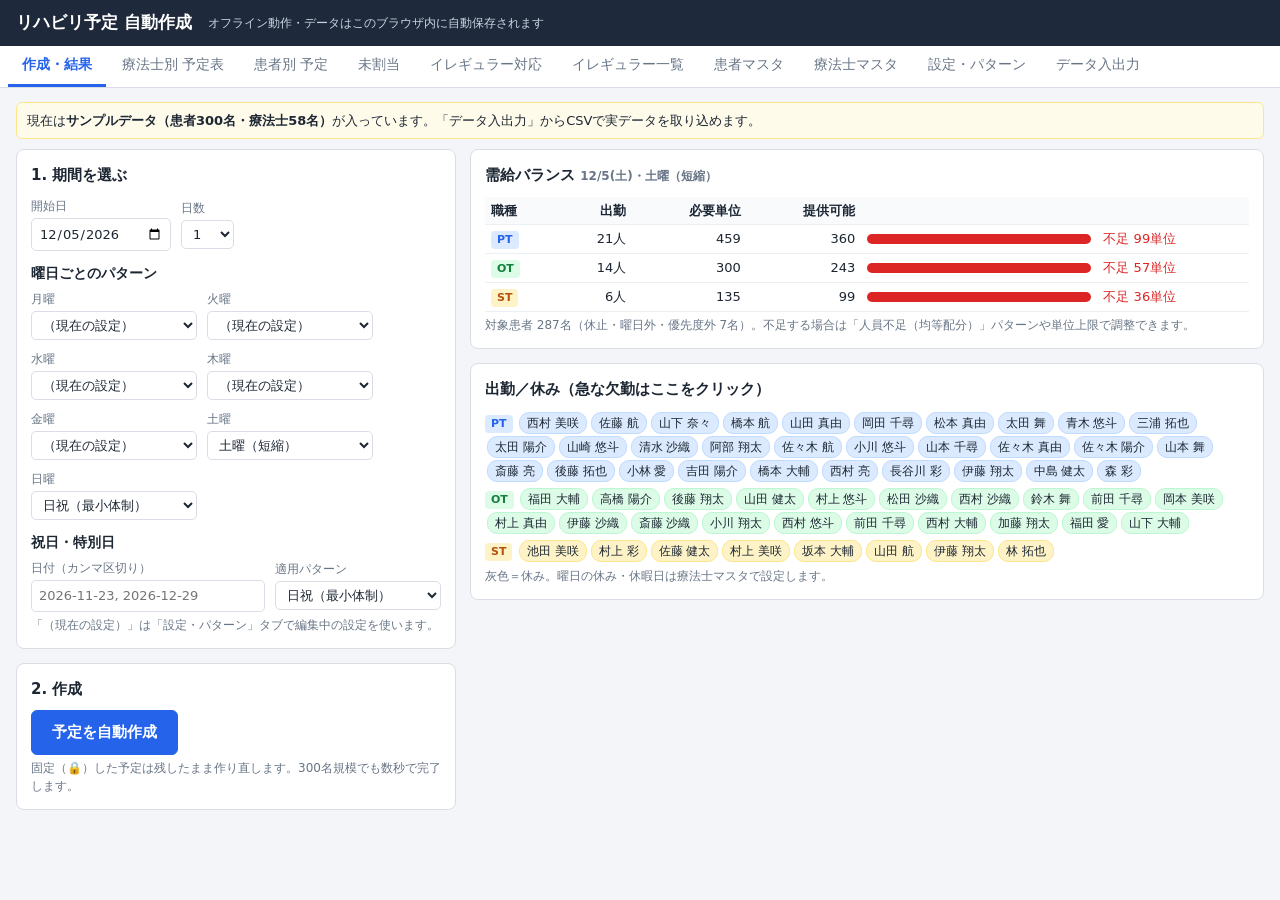
<file: rehab-scheduler/index.html>
<!DOCTYPE html>
<html lang="ja">
<head>
<meta charset="UTF-8">
<meta name="viewport" content="width=device-width,initial-scale=1">
<title>リハビリ予定 自動作成</title>
<style>
:root{
  --bg:#f3f5f8;--panel:#fff;--line:#d9dee6;--line2:#eceff4;--text:#1d2733;--muted:#687586;
  --accent:#2563eb;--accent2:#1d4ed8;--danger:#dc2626;--ok:#15803d;--warn:#b45309;
  --pt:#dbeafe;--ptb:#2563eb;--ot:#dcfce7;--otb:#15803d;--st:#fef3c7;--stb:#b45309;
  --na:#eef0f3;--brk:#e3e6eb;
}
*{box-sizing:border-box}
body{margin:0;background:var(--bg);color:var(--text);font:14px/1.5 "Hiragino Kaku Gothic ProN","Yu Gothic UI","Meiryo",system-ui,sans-serif}
header{background:#1e293b;color:#fff;padding:10px 16px;display:flex;align-items:center;gap:16px;flex-wrap:wrap}
header h1{font-size:17px;margin:0;font-weight:700}
header .sub{font-size:12px;color:#cbd5e1}
nav{display:flex;gap:2px;flex-wrap:wrap;background:#fff;border-bottom:1px solid var(--line);padding:0 8px;position:sticky;top:0;z-index:20}
nav button{border:0;background:none;padding:10px 14px;font-size:14px;cursor:pointer;color:var(--muted);border-bottom:3px solid transparent}
nav button.on{color:var(--accent);border-bottom-color:var(--accent);font-weight:700}
main{padding:14px 16px 60px;max-width:100%}
.card{background:var(--panel);border:1px solid var(--line);border-radius:8px;padding:14px;margin-bottom:14px}
.card h2{font-size:15px;margin:0 0 10px}
.card h3{font-size:14px;margin:12px 0 6px}
.row{display:flex;gap:10px;flex-wrap:wrap;align-items:center}
.grid2{display:grid;grid-template-columns:minmax(320px,440px) 1fr;gap:14px}
@media (max-width:900px){.grid2{grid-template-columns:1fr}}
label.f{display:flex;flex-direction:column;font-size:12px;color:var(--muted);gap:3px}
input,select,textarea{font:inherit;font-size:13px;padding:5px 7px;border:1px solid var(--line);border-radius:5px;background:#fff;color:var(--text)}
input[type=checkbox]{width:16px;height:16px}
button.b{font:inherit;font-size:13px;padding:6px 12px;border:1px solid var(--line);border-radius:6px;background:#fff;cursor:pointer;color:var(--text)}
button.b:hover{background:#f1f5f9}
button.p{background:var(--accent);border-color:var(--accent);color:#fff;font-weight:700}
button.p:hover{background:var(--accent2)}
button.big{font-size:15px;padding:10px 20px}
button.d{color:var(--danger);border-color:#fca5a5}
button.s{padding:2px 8px;font-size:12px;white-space:nowrap}
.muted{color:var(--muted)}.small{font-size:12px}
.ok{color:var(--ok)}.ng{color:var(--danger)}.warn{color:var(--warn)}
table.t{border-collapse:collapse;width:100%;font-size:13px}
table.t th,table.t td{border-bottom:1px solid var(--line2);padding:4px 6px;text-align:left;vertical-align:middle}
table.t th{background:#f8fafc;position:sticky;top:0;z-index:1;font-weight:600;white-space:nowrap}
table.t td.num,table.t th.num{text-align:right}
.scroll{overflow:auto;max-height:70vh;border:1px solid var(--line);border-radius:6px}
.tag{display:inline-block;padding:0 6px;border-radius:4px;font-size:11px;font-weight:700;line-height:18px}
.tag.PT{background:var(--pt);color:var(--ptb)}.tag.OT{background:var(--ot);color:var(--otb)}.tag.ST{background:var(--st);color:var(--stb)}
.chip{display:inline-flex;align-items:center;gap:4px;padding:1px 7px;margin:1px 2px;border-radius:10px;font-size:12px;border:1px solid var(--line);background:#fff;white-space:nowrap}
.chip.PT{background:var(--pt);border-color:#bfdbfe}.chip.OT{background:var(--ot);border-color:#bbf7d0}.chip.ST{background:var(--st);border-color:#fde68a}
.chip.off{background:#f1f5f9;color:#94a3b8;text-decoration:line-through}
.chip.tog{cursor:pointer;user-select:none}
.bar{height:10px;background:#e5e7eb;border-radius:5px;overflow:hidden;min-width:120px}
.bar>i{display:block;height:100%;background:var(--accent)}
.bar>i.over{background:var(--danger)}
/* schedule grid */
.sg{border-collapse:separate;border-spacing:0;font-size:11px;table-layout:fixed}
.sg th,.sg td{border-right:1px solid var(--line2);border-bottom:1px solid var(--line2);padding:0;text-align:center;vertical-align:top}
.sg tbody td,.sg tbody th{height:var(--rh,36px)}
.sg tbody tr.sub td{border-bottom:1px dotted #f0f2f5}
.sg thead th{background:#f8fafc;position:sticky;top:0;z-index:3;font-weight:600;width:96px;min-width:96px;max-width:96px;padding:4px 2px;vertical-align:middle;font-size:11px}
.sg thead th.absent{color:#94a3b8}
.sg .thn{white-space:nowrap;overflow:hidden;text-overflow:ellipsis;font-size:12px}
.sg .tm{position:sticky;left:0;background:#f8fafc;z-index:2;width:54px;min-width:54px;font-size:12px;vertical-align:top;padding-top:2px;font-weight:600}
.sg .tm.brk{background:var(--brk)}
.sg thead .tm{z-index:4}
.sg td.free{background:#fff}
.sg td.na{background:var(--na)}
.sg td.brk{background:var(--brk)}
.sg td.over{outline:2px dashed var(--accent);outline-offset:-2px;background:#eff6ff}
.ses{display:block;margin:2px;border-radius:5px;padding:2px 4px;overflow:hidden;cursor:grab;line-height:13px;text-align:left;border-left:4px solid}
.ses.PT{background:var(--pt);border-color:var(--ptb)}.ses.OT{background:var(--ot);border-color:var(--otb)}.ses.ST{background:var(--st);border-color:var(--stb)}
.ses .pn{font-weight:700;white-space:nowrap;overflow:hidden;text-overflow:ellipsis;display:block}
.ses .pr{color:#475569;white-space:nowrap;overflow:hidden;display:block}
.ses.lock{box-shadow:inset 0 0 0 2px #7c3aed}
.ses.fx .pn::before{content:"📌"}
.irr td{padding:2px 3px}.irr input,.irr select{width:100%;font-size:12px;padding:3px 4px}
.tpl{display:flex;flex-wrap:wrap;gap:6px}
.iss{max-height:340px;overflow:auto}
.iss li{margin:2px 0}
.ses.alt .pn::after{content:" *";color:var(--danger)}
.unbox{max-height:160px;overflow:auto;border:1px dashed #94a3b8;border-radius:6px;padding:6px;background:#fafafa}
.unbox.over{background:#fee2e2}
.uitem{cursor:grab}
.legend span{margin-right:10px}
.stat{display:grid;grid-template-columns:repeat(auto-fill,minmax(150px,1fr));gap:10px}
.stat div{background:#f8fafc;border:1px solid var(--line2);border-radius:8px;padding:8px 10px}
.stat b{display:block;font-size:20px}
.notice{background:#fffbeb;border:1px solid #fde68a;border-radius:6px;padding:8px 10px;font-size:13px;margin-bottom:10px}
#toast{position:fixed;bottom:18px;left:50%;transform:translateX(-50%);background:#111827;color:#fff;padding:9px 16px;border-radius:8px;font-size:13px;opacity:0;transition:opacity .25s;pointer-events:none;z-index:100;max-width:90vw}
#toast.on{opacity:.95}
#busy{position:fixed;inset:0;background:rgba(15,23,42,.35);display:none;align-items:center;justify-content:center;z-index:90;color:#fff;font-size:18px;font-weight:700}
#busy.on{display:flex}
dialog{border:1px solid var(--line);border-radius:10px;padding:16px;min-width:300px;max-width:520px}
dialog::backdrop{background:rgba(15,23,42,.35)}
.mt input,.mt select{width:100%;padding:3px 4px;font-size:12px}
.mt td{padding:2px 3px}
.help{font-size:12px;color:var(--muted);margin:4px 0 0}
.setgrid{display:grid;grid-template-columns:repeat(auto-fill,minmax(230px,1fr));gap:10px 14px}
.pat{display:flex;align-items:center;gap:8px;padding:6px 8px;border:1px solid var(--line2);border-radius:6px;margin-bottom:6px}
.pat.cur{border-color:var(--accent);background:#eff6ff}
.pat .nm{flex:1;font-weight:600}
.wardh{background:#f1f5f9;font-weight:700}
@media print{
  header,nav,.noprint,#toast{display:none!important}
  body{background:#fff;font-size:11px}
  main{padding:0}
  .card{border:0;padding:0;margin:0 0 8px}
  .scroll{max-height:none;overflow:visible;border:0}
  .sg .tm,.sg thead th,table.t th{position:static}
  .ses{border:1px solid #999;border-left-width:4px}
  @page{size:A4 landscape;margin:8mm}
  tr{page-break-inside:avoid}
}
</style>
</head>
<body>
<header>
  <h1>リハビリ予定 自動作成</h1>
  <span class="sub">オフライン動作・データはこのブラウザ内に自動保存されます</span>
</header>
<nav id="tabs"></nav>
<main id="main"></main>
<div id="toast"></div>
<div id="busy">計算中…</div>
<dialog id="dlg"></dialog>
<input type="file" id="file" hidden>

<script>
'use strict';
/* ================= 定数・ユーティリティ ================= */
const WD='日月火水木金土';
const DISC=['PT','OT','ST'];
const LS_KEY='rehabScheduler.v1';
const $=s=>document.querySelector(s);
const esc=s=>String(s==null?'':s).replace(/[&<>"']/g,c=>({'&':'&amp;','<':'&lt;','>':'&gt;','"':'&quot;',"'":'&#39;'}[c]));
const z2h=s=>String(s==null?'':s).replace(/[０-９：－～〜]/g,c=>c==='：'?':':(c==='－'?'-':(c==='～'||c==='〜')?'-':String.fromCharCode(c.charCodeAt(0)-0xFEE0)));
const toMin=s=>{const m=/^(\d{1,2}):(\d{2})/.exec(z2h(s).trim());return m?(+m[1])*60+(+m[2]):NaN};
const toMinOr=(s,d)=>{const v=toMin(s);return isNaN(v)?d:v};
const fmt=m=>String(Math.floor(m/60)).padStart(2,'0')+':'+String(m%60).padStart(2,'0');
const overlap=(a,b,rs)=>rs.some(r=>a<r[1]&&b>r[0]);
function parseRanges(str){
  return z2h(str).split(/[,、;；\s]+/).map(x=>x.trim()).filter(Boolean).map(x=>{const [a,b]=x.split('-');return [toMin(a),toMin(b)]}).filter(r=>!isNaN(r[0])&&!isNaN(r[1])&&r[1]>r[0]);
}
const splitList=s=>z2h(s).split(/[,、;；\s]+/).map(x=>x.trim()).filter(Boolean).map(normDate);
function normDate(s){const m=/^(\d{4})[-\/.](\d{1,2})[-\/.](\d{1,2})$/.exec(s);return m?`${m[1]}-${m[2].padStart(2,'0')}-${m[3].padStart(2,'0')}`:s}
function parseDate(s){const [y,m,d]=String(s).split('-').map(Number);return new Date(y,m-1,d)}
function validDate(s){return /^\d{4}-\d{2}-\d{2}$/.test(String(s))&&!isNaN(parseDate(s).getTime())&&ymd(parseDate(s))===s}
const rangesStr=rs=>rs.map(r=>fmt(r[0])+'-'+fmt(r[1])).join(',');
function ymd(d){return `${d.getFullYear()}-${String(d.getMonth()+1).padStart(2,'0')}-${String(d.getDate()).padStart(2,'0')}`}
function addDays(s,n){const d=parseDate(s);d.setDate(d.getDate()+n);return ymd(d)}
function mondayOf(s){const d=parseDate(s);const w=(d.getDay()+6)%7;d.setDate(d.getDate()-w);return ymd(d)}
function mdw(s){const d=parseDate(s);return `${d.getMonth()+1}/${d.getDate()}(${WD[d.getDay()]})`}
const truthy=v=>/^(1|true|yes|y|○|〇|✓|休|休み|はい|on)$/i.test(String(v==null?'':v).trim());
function mulberry32(a){return function(){a|=0;a=a+0x6D2B79F5|0;let t=Math.imul(a^a>>>15,1|a);t=t+Math.imul(t^t>>>7,61|t)^t;return((t^t>>>14)>>>0)/4294967296}}
function toast(msg){const t=$('#toast');t.textContent=msg;t.classList.add('on');clearTimeout(t._h);t._h=setTimeout(()=>t.classList.remove('on'),2600)}
function busy(on){$('#busy').classList.toggle('on',on)}
function download(name,text,type){
  const blob=new Blob([type==='json'?text:'﻿'+text],{type:type==='json'?'application/json':'text/csv'});
  const a=document.createElement('a');a.href=URL.createObjectURL(blob);a.download=name;document.body.appendChild(a);a.click();
  setTimeout(()=>{URL.revokeObjectURL(a.href);a.remove()},500);
}

/* ================= 初期データ ================= */
function defaultSettings(){return{
  start:'09:00',end:'17:00',unit:20,step:5,genStep:0,breaks:'12:00-13:00',
  ptMax:9,thMax:21,thWeekMax:108,
  continuous:true,blockMax:3,allowSplit:true,maxConsec:6,minGap:0,
  tanto:'prefer',strategy:'priority',minGuarantee:1,cap:0,minPriority:3,
  timeBias:'spread',balance:1,iterations:12,randomness:3
}}
function builtinPatterns(){return[
  {name:'平日標準',note:'通常の平日体制',settings:defaultSettings(),absentTh:null,pausedPt:null},
  {name:'土曜（短縮）',note:'16時まで・1職種2単位まで',settings:{...defaultSettings(),end:'16:00',cap:2},absentTh:null,pausedPt:null},
  {name:'日祝（最小体制）',note:'15時まで・1職種1単位・優先度1〜2のみ・均等配分',settings:{...defaultSettings(),end:'15:00',cap:1,minPriority:2,strategy:'equal'},absentTh:null,pausedPt:null},
  {name:'人員不足（均等配分）',note:'全員に最低1単位を保証してから残りを配分',settings:{...defaultSettings(),strategy:'equal',minGuarantee:1},absentTh:null,pausedPt:null},
  {name:'午前のみ',note:'行事・研修日など午前だけ実施',settings:{...defaultSettings(),end:'12:00',breaks:'',cap:2},absentTh:null,pausedPt:null},
]}
function sampleData(){
  const r=mulberry32(20261122), pick=a=>a[Math.floor(r()*a.length)];
  const sn=['佐藤','鈴木','高橋','田中','伊藤','渡辺','山本','中村','小林','加藤','吉田','山田','佐々木','山口','松本','井上','木村','林','斎藤','清水','山崎','森','池田','橋本','阿部','石川','山下','中島','石井','小川','前田','岡田','長谷川','藤田','後藤','近藤','村上','遠藤','青木','坂本','西村','福田','太田','三浦','藤井','岡本','松田','中川'];
  const gn=['太郎','花子','一郎','和子','茂','幸子','博','節子','誠','洋子','明','久美子','実','恵子','勇','美智子','清','京子','正雄','順子','浩','裕子','進','智子','修','由美子','健一','直子','隆','明美'];
  const tg=['翔太','美咲','大輔','彩','健太','愛','拓也','舞','亮','奈々','陽介','沙織','悠斗','千尋','航','真由'];
  const therapists=[];
  const mk=(disc,cnt)=>{for(let i=1;i<=cnt;i++){
    const short=i%8===0;
    therapists.push({id:disc+String(i).padStart(2,'0'),name:pick(sn)+' '+pick(tg),disc,
      start:short?'09:00':'08:30',end:short?'13:00':'17:30',
      offDays:['日土','日月','日火','日水','日木','日金','土月','土木','水金','火木'][i%10],offDates:'',ng:i%5===0?'16:00-16:40':'',max:'',absent:false,note:short?'短時間勤務':''});
  }};
  mk('PT',30);mk('OT',20);mk('ST',8);
  const byDisc=d=>therapists.filter(t=>t.disc===d);
  const wards=['2A','2B','3A','3B','4A','4B'];
  const patients=[];const rr={PT:0,OT:0,ST:0};
  for(let i=1;i<=300;i++){
    const w=wards[Math.floor((i-1)/50)];
    const x=r();
    const pt=r()<0.9?(x<0.25?1:(x<0.8?2:3)):0;
    const ot=r()<0.62?(r()<0.3?1:2):0;
    const st=r()<0.25?(r()<0.5?1:2):0;
    const tan=d=>{const L=byDisc(d);const t=L[rr[d]++%L.length];return t.id};
    const ngs=[];if(r()<0.2)ngs.push(pick(['10:00-10:40','14:00-14:40','15:00-15:40']));if(r()<0.05)ngs.push('09:00-13:00');if(r()<0.06)ngs.push('13:20-14:00');
    patients.push({id:'P'+String(i).padStart(3,'0'),name:pick(sn)+' '+pick(gn),ward:w,room:String(parseInt(w)*100+((i-1)%50>>2)+1),
      pt,ot,st,tPT:pt?tan('PT'):'',tOT:ot?tan('OT'):'',tST:st?tan('ST'):'',
      days:r()<0.7?'月火水木金土日':'月火水木金土',ng:ngs.join(','),prefer:r()<0.1?'午前':(r()<0.1?'午後':''),
      priority:String(r()<0.2?1:(r()<0.75?2:3)),paused:r()<0.02,offDates:'',note:''});
  }
  return {therapists,patients};
}
function defaultState(){
  const s=sampleData();
  const today=ymd(new Date());
  return{
    settings:defaultSettings(),therapists:s.therapists,patients:s.patients,
    patterns:builtinPatterns(),curPattern:'平日標準',
    gen:{start:today,days:1,wdPattern:{0:'日祝（最小体制）',6:'土曜（短縮）'},holidays:'',holidayPattern:'日祝（最小体制）'},
    rules:[],result:null,ui:{tab:'gen',day:'',thDisc:'',ptWard:'',ptQ:'',ptOnlyShort:false,ptView:'grid',irrDate:'',catQ:'',catC:'',fzPage:1,fzOnly:'',thShowAbsent:false,mq:'',mWard:'',tmDisc:''},sample:true
  };
}
let state;
function load(){
  try{const s=JSON.parse(localStorage.getItem(LS_KEY));if(s&&s.patients){if(!Array.isArray(s.rules))s.rules=[];if(!Array.isArray(s.therapists))s.therapists=[];s.settings={...defaultSettings(),...s.settings};s.ui={...defaultState().ui,...s.ui};return s}}catch(e){}
  return null;
}
let saveTimer=null;
function save(){effCache.clear();clearTimeout(saveTimer);saveTimer=setTimeout(()=>{try{localStorage.setItem(LS_KEY,JSON.stringify(state))}catch(e){toast('自動保存に失敗しました（容量不足の可能性）。JSONで書き出してください')}},300)}

/* ================= スケジューラ本体 ================= */
function frame(date,S){
  let u=Math.round(+z2h(S.unit));if(!(u>=5&&u<=240))u=20;const t0=toMin(S.start),t1=toMin(S.end);
  let st=Math.round(+S.step)||u;if(!(st>=1)||u%st)st=u; // 表の刻み（1単位を割り切れる値）
  const k=u/st;
  const n=(isNaN(t0)||isNaN(t1))?0:Math.min(Math.ceil(1440/st),Math.max(0,Math.floor((t1-t0)/st)));
  const times=Array.from({length:n},(_,i)=>t0+i*st);
  const br=parseRanges(S.breaks);
  const isBreak=times.map(t=>overlap(t,t+st,br));
  const wdi=parseDate(date).getDay();
  let gs=Math.round((+S.genStep||u)/st);if(gs<1)gs=1;
  return{date,S,u,st,k,gs,t0,t1,n,times,isBreak,wdi,wd:WD[wdi]};
}
function thWorks(th,F,absentSet){
  if(th._absent)return false;
  if(absentSet?absentSet.has(th.id):!!th.absent)return false;
  if(F.wd&&String(th.offDays||'').includes(F.wd))return false;
  if(splitList(th.offDates).includes(F.date))return false;
  return true;
}
function thAvail(th,F){const s=toMinOr(th.start,F.t0),e=toMinOr(th.end,F.t1),ng=parseRanges(th.ng);return F.times.map((t,i)=>!F.isBreak[i]&&t>=s&&t+F.st<=e&&!overlap(t,t+F.st,ng))}
function ptInactive(p,F,pausedSet){
  if(p._pause)return p._pause;
  if(pausedSet?pausedSet.has(p.id):!!p.paused)return'休止';
  const days=String(p.days||'').trim();if(days&&!days.includes(F.wd))return'実施曜日外';
  if(splitList(p.offDates).includes(F.date))return'休止日';
  if((parseInt(z2h(p.priority))||2)>(+F.S.minPriority||3))return'優先度対象外';
  return'';
}
function ptAvail(p,F){const ng=parseRanges(p.ng);return F.times.map((t,i)=>!F.isBreak[i]&&!overlap(t,t+F.st,ng))}
function ptUnits(p,S){
  const u={};DISC.forEach(d=>{let v=Math.max(0,parseInt(z2h(p[d.toLowerCase()]))||0);if(+S.cap>0)v=Math.min(v,+S.cap);u[d]=v});
  let mx=+S.ptMax||0;if(p._cap!=null)mx=mx>0?Math.min(mx,p._cap):p._cap;
  if(mx>0||p._cap!=null){let sum;while((sum=DISC.reduce((a,d)=>a+u[d],0))>mx){const d=DISC.reduce((a,b)=>u[b]>u[a]?b:a);u[d]--}}
  return u;
}
/* ---- 臨時ルール（イレギュラー）を反映した「その日の実データ」 ---- */
let effCache=new Map();
function ruleActive(r,date){
  if(!r||r.on===false)return false;
  const f=normDate(z2h(r.from||'').trim()),t=normDate(z2h(r.to||'').trim())||f;
  if(f&&date<f)return false;if(t&&date>t)return false;
  if(r.wd&&String(r.wd).trim()){const wd=validDate(date)?WD[parseDate(date).getDay()]:'';if(!String(r.wd).includes(wd))return false}
  return true;
}
function rulesFor(date){return(state.rules||[]).filter(r=>ruleActive(r,date))}
function effData(date,S){
  const key=date+'|'+JSON.stringify(S);if(effCache.has(key))return effCache.get(key);
  const S2={...S};
  const thL=[],thM=new Map(),ptL=[],ptM=new Map();
  for(const t of state.therapists){if(!t||t.id==null)continue;const id=String(t.id).trim();if(!id||thM.has(id))continue;const c={...t,id,disc:String(t.disc||'').trim().toUpperCase()};thL.push(c);thM.set(id,c)}
  for(const p of state.patients){if(!p||p.id==null)continue;const id=String(p.id).trim();if(!id||ptM.has(id))continue;const c={...p,id};ptL.push(c);ptM.set(id,c)}
  const fixed=[],addNg=(o,rs)=>{o.ng=(o.ng?o.ng+',':'')+rangesStr(rs)};
  for(const r of rulesFor(date)){
    const tg=r.target,k=String(r.key||'').trim(),d=DISC.includes(r.disc)?r.disc:'';
    const pT=tg==='pt'?[ptM.get(k)].filter(Boolean):tg==='ward'?ptL.filter(p=>String(p.ward).trim()===k):tg==='all'?ptL:tg==='disc'?ptL:[];
    const tT=tg==='th'?[thM.get(k)].filter(Boolean):tg==='disc'?thL.filter(t=>t.disc===k.toUpperCase()):tg==='all'?thL:[];
    const rs=parseRanges(r.time),isTh=tg==='th'||tg==='disc';
    const num=parseInt(z2h(r.value));
    switch(r.action){
      case'off':if(isTh)tT.forEach(t=>t._absent=true);else pT.forEach(p=>p._pause='臨時休止');break;
      case'ng':if(!rs.length)break;if(tg==='all')S2.breaks=(S2.breaks?S2.breaks+',':'')+rangesStr(rs);else if(isTh)tT.forEach(t=>addNg(t,rs));else pT.forEach(p=>addNg(p,rs));break;
      case'hours':{if(!rs.length)break;const[a,b]=rs[0];
        if(tg==='all'){S2.start=fmt(a);S2.end=fmt(b)}else if(isTh)tT.forEach(t=>{t.start=fmt(a);t.end=fmt(b)});else pT.forEach(p=>addNg(p,[[0,a],[b,24*60]].filter(x=>x[1]>x[0])));break}
      case'units':{const v=z2h(r.value).trim();if(isNaN(num))break;const rel=/^[+\-]/.test(v);
        const ds=d?[d]:(tg==='disc'&&DISC.includes(k.toUpperCase())?[k.toUpperCase()]:DISC);
        pT.forEach(p=>ds.forEach(dd=>{const kk=dd.toLowerCase(),cur=Math.max(0,parseInt(z2h(p[kk]))||0);p[kk]=String(Math.max(0,Math.min(30,rel?cur+num:num)))}));break}
      case'cap':if(isNaN(num)||num<0)break;if(tg==='all')S2.ptMax=num;if(isTh||tg==='all')tT.forEach(t=>t.max=String(num||''));if(tg==='pt'||tg==='ward')pT.forEach(p=>p._cap=num);break;
      case'tanto':if(!d)break;pT.forEach(p=>p['t'+d]=String(r.th||'').trim());break;
      case'prefer':pT.forEach(p=>p.prefer=/午前|AM/i.test(r.value)?'午前':/午後|PM/i.test(r.value)?'午後':'');break;
      case'priority':if(num>=1&&num<=3)pT.forEach(p=>p.priority=String(num));break;
      case'fix':{if(tg!=='pt'||!d||!pT.length)break;const st=rs.length?rs[0][0]:toMin(r.time);if(isNaN(st))break;
        fixed.push({p:k,disc:d,start:st,end:rs.length?rs[0][1]:null,len:num>0?Math.min(num,12):null,t:String(r.th||'').trim()});break}
    }
  }
  let u=Math.round(+z2h(S2.unit));if(!(u>=5&&u<=240))u=20;
  fixed.forEach(f=>{if(f.len==null)f.len=f.end!=null?Math.max(1,Math.round((f.end-f.start)/u)):1});
  fixed.forEach(f=>{const p=ptM.get(f.p),kk=f.disc.toLowerCase(),cur=Math.max(0,parseInt(z2h(p[kk]))||0);
    const need=fixed.filter(x=>x.p===f.p&&x.disc===f.disc).reduce((a,x)=>a+x.len,0);if(cur<need)p[kk]=String(need)});
  const E={S:S2,thL,thM,ptL,ptM,fixed};effCache.set(key,E);return E;
}
function effFor(day){return effData(day.date,day.S)}
function makeCtx(date,S,absentSet,pausedSet){
  const E=effData(date,S);S=E.S;const F=frame(date,S);
  const ths=E.thL.filter(th=>DISC.includes(th.disc)&&thWorks(th,F,absentSet)).map(th=>({id:th.id,disc:th.disc,avail:thAvail(th,F),max:(+th.max>0?+th.max:+S.thMax)||999}));
  const pts=[],excluded={};
  E.ptL.forEach(p=>{
    const why=ptInactive(p,F,pausedSet);if(why){excluded[p.id]=why;return}
    const units=ptUnits(p,S);if(!DISC.some(d=>units[d]>0))return;
    const avail=ptAvail(p,F);
    pts.push({id:p.id,prio:Math.min(3,Math.max(1,parseInt(z2h(p.priority))||2)),prefer:p.prefer||'',tanto:{PT:p.tPT||'',OT:p.tOT||'',ST:p.tST||''},avail,units,free:avail.filter(Boolean).length});
  });
  return{F,S,n:F.n,ths,pts,excluded,fixed:E.fixed};
}
function solveOnce(ctx,pre,weekLoad,rng){
  const {n,S,F}=ctx;
  const thIdx=new Map(ctx.ths.map((t,i)=>[t.id,i]));
  const ptIdx=new Map(ctx.pts.map((p,i)=>[p.id,i]));
  const thOcc=ctx.ths.map(()=>new Int32Array(n).fill(-1));
  const ptOcc=ctx.pts.map(()=>new Int32Array(n).fill(-1));
  const dayLoad=new Array(ctx.ths.length).fill(0);
  const sessions=[],reasons={},discTh=new Map(),groupSess=new Map();
  const remaining=ctx.pts.map(p=>({...p.units}));
  const K=F.k,GSTEP=F.gs,rnd=+S.randomness||0,bal=(+S.balance||0)*0.5,blockMax=Math.max(1,+S.blockMax||1),minGap=Math.max(0,+S.minGap||0),maxConsec=Math.max(0,+S.maxConsec||0);
  const place=(pi,ti,disc,s,len,locked)=>{
    const id=sessions.length;sessions.push({p:ctx.pts[pi].id,t:ctx.ths[ti].id,disc,s,len,locked:!!locked});
    for(let q=0;q<len*K;q++){thOcc[ti][s+q]=id;ptOcc[pi][s+q]=id}
    dayLoad[ti]+=len;discTh.set(pi+'|'+disc,ti);return id;
  };
  let dropped=0;
  for(const L of pre){
    const pi=ptIdx.get(L.p),ti=thIdx.get(L.t);
    if(pi==null||ti==null||L.s<0||L.s+L.len*K>n){dropped++;continue}
    let ok=true;for(let k=0;k<L.len*K;k++)if(thOcc[ti][L.s+k]>=0||ptOcc[pi][L.s+k]>=0)ok=false;
    if(!ok){dropped++;continue}
    place(pi,ti,L.disc,L.s,L.len,L.locked);remaining[pi][L.disc]=Math.max(0,(remaining[pi][L.disc]||0)-L.len);
  }
  // 時刻指定（臨時ルール）
  const fixFail=[];
  for(const fx of(ctx.fixed||[])){
    const pi=ptIdx.get(fx.p);if(pi==null)continue;
    const key=fx.p+'|'+fx.disc,len=Math.min(fx.len,remaining[pi][fx.disc]||0);
    if(len<=0){fixFail.push({...fx,why:'上限設定により単位なし'});continue}
    const s0=(fx.start-F.t0)/F.st;
    if(!Number.isInteger(s0)||s0<0||s0+len*K>n){fixFail.push({...fx,why:'訓練時間の枠外・刻みに合わない'});continue}
    const p=ctx.pts[pi],tanto=p.tanto[fx.disc];
    const cands=[];for(let i=0;i<ctx.ths.length;i++)if(ctx.ths[i].disc===fx.disc&&(!fx.t||ctx.ths[i].id===fx.t))cands.push(i);
    cands.sort((a,b)=>(ctx.ths[b].id===tanto)-(ctx.ths[a].id===tanto)||dayLoad[a]-dayLoad[b]);
    let done=false;
    for(const ti of cands){const T=ctx.ths[ti];
      if(dayLoad[ti]+len>T.max||(weekLoad[T.id]||0)+dayLoad[ti]+len>(+S.thWeekMax||9999))continue;
      let ok=true;for(let q=0;q<len*K;q++){const x=s0+q;if(!T.avail[x]||thOcc[ti][x]>=0||!p.avail[x]||ptOcc[pi][x]>=0){ok=false;break}}
      if(ok){place(pi,ti,fx.disc,s0,len,false);sessions[sessions.length-1].fixed=true;remaining[pi][fx.disc]-=len;done=true;break}}
    if(!done){const why=fx.t&&!cands.length?'指定の療法士が休み':'その時間は療法士または患者が空いていない';fixFail.push({...fx,why});reasons[key]='時刻指定が入らない：'+why}
  }
  // 要求を作る
  const reqs=[];let g=0;
  ctx.pts.forEach((p,pi)=>DISC.forEach(d=>{
    let u=remaining[pi][d];if(!u)return;
    const chunks=[];
    if(S.continuous){while(u>0){const c=Math.min(blockMax,u);chunks.push(c);u-=c}}else{for(;u>0;u--)chunks.push(1)}
    chunks.forEach((c,ci)=>{
      const base={pi,d,prio:p.prio,free:p.free,r:rng()};
      if(S.strategy==='equal'){
        const gq=Math.max(1,+S.minGuarantee||1);
        if(ci===0&&c>gq){const gid=++g;reqs.push({...base,len:gq,stage:0,gid});reqs.push({...base,len:c-gq,stage:1,join:gid})}
        else reqs.push({...base,len:c,stage:ci===0?0:1});
      }else reqs.push({...base,len:c,stage:0});
    });
  }));
  reqs.sort((a,b)=>a.stage-b.stage||a.prio-b.prio||(S.strategy==='equal'?0:b.len-a.len)||a.free-b.free||a.r-b.r);
  const halfDay=12*60;
  const tryPlace=r=>{
    const p=ctx.pts[r.pi],pa=p.avail,po=ptOcc[r.pi],len=r.len,W=len*K,gapF=minGap*K,consF=maxConsec*K;
    let tantoTi=p.tanto[r.d]?thIdx.get(p.tanto[r.d]):undefined;if(tantoTi!==undefined&&ctx.ths[tantoTi].disc!==r.d)tantoTi=undefined;
    let cands=[];for(let i=0;i<ctx.ths.length;i++)if(ctx.ths[i].disc===r.d)cands.push(i);
    if(!cands.length)return'出勤している'+r.d+'がいない';
    if(S.tanto==='strict'&&tantoTi!==undefined)cands=[tantoTi];
    let best=-Infinity,bt=-1,bs=-1,capOk=false,dayOk=false;
    const prevTi=discTh.get(r.pi+'|'+r.d);
    const G=r.join?groupSess.get(r.join):undefined,GS=G!=null?sessions[G]:null;
    for(const ti of cands){
      const T=ctx.ths[ti];
      if(dayLoad[ti]+len>T.max)continue;
      dayOk=true;
      if((weekLoad[T.id]||0)+dayLoad[ti]+len>(+S.thWeekMax||9999))continue;
      capOk=true;
      const to=thOcc[ti],ta=T.avail;
      for(let s=0;s+W<=n;s+=GSTEP){
        let ok=true;
        for(let k=0;k<W;k++){const x=s+k;if(!ta[x]||to[x]>=0||!pa[x]||po[x]>=0){ok=false;s=Math.floor(x/GSTEP)*GSTEP;break}}
        if(!ok)continue;
        if(gapF>0){
          for(let q=1;q<=gapF&&ok;q++){
            const a=s-q,b=s+W-1+q;
            if(a>=0&&po[a]>=0&&sessions[po[a]].disc!==r.d)ok=false;
            if(b<n&&po[b]>=0&&sessions[po[b]].disc!==r.d)ok=false;
          }
          if(!ok)continue;
        }
        if(maxConsec>0){
          let l=0;for(let x=s-1;x>=0&&po[x]>=0;x--)l++;
          let rr=0;for(let x=s+W;x<n&&po[x]>=0;x++)rr++;
          if(l+W+rr>consF)continue;
        }
        let sc=rng()*rnd;
        if(S.tanto!=='ignore'&&ti===tantoTi)sc+=60;
        if(prevTi===ti)sc+=25;
        if(GS){if(GS.t===T.id&&(GS.s+GS.len*K===s||s+W===GS.s))sc+=120;else if(GS.t===T.id)sc+=20}
        sc-=dayLoad[ti]*bal;
        const st=F.times[s],en=st+len*F.u;
        if(p.prefer==='午前'){sc+=en<=halfDay?15:-15}else if(p.prefer==='午後'){sc+=st>=halfDay?15:-15}
        if((s>0&&to[s-1]>=0)||(s+W<n&&to[s+W]>=0))sc+=3;
        if(S.timeBias==='early')sc-=s/K*0.6;else if(S.timeBias==='late')sc-=(n-s)/K*0.6;
        if(sc>best){best=sc;bt=ti;bs=s}
      }
    }
    if(bt<0)return capOk?'空き時間が合わない':(dayOk?'療法士の週上限に到達':'療法士の1日上限に到達');
    const id=place(r.pi,bt,r.d,bs,len,false);
    if(r.gid)groupSess.set(r.gid,id);
    return'';
  };
  for(const r of reqs){
    let why=tryPlace(r);
    if(why&&r.len>1&&S.allowSplit){
      let left=0;
      for(let k=0;k<r.len;k++){const w=tryPlace({...r,len:1,gid:undefined});if(w){left++;why=w}}
      if(!left)why='';
    }
    if(why)reasons[ctx.pts[r.pi].id+'|'+r.d]=why;
  }
  // 評価
  let asg=0,prioAsg=0,nonT=0;const per=new Map();
  for(const s of sessions){asg+=s.len;const pi=ptIdx.get(s.p);prioAsg+=s.len*(4-ctx.pts[pi].prio);per.set(s.p,(per.get(s.p)||0)+s.len);
    const tt=ctx.pts[pi].tanto[s.disc];if(tt&&tt!==s.t&&thIdx.has(tt))nonT++}
  let zero=0;ctx.pts.forEach(p=>{if(!per.get(p.id))zero++});
  const score=asg*100+prioAsg*8-zero*(S.strategy==='equal'?300:30)-nonT*3;
  return{sessions,reasons,score,dropped,fixFail};
}
function solveBest(ctx,pre,weekLoad,seed){
  const it=Math.max(1,Math.min(200,+ctx.S.iterations||1));
  let best=null;
  for(let i=0;i<it;i++){
    const res=solveOnce(ctx,pre,weekLoad,mulberry32((seed||1)+i*7919));
    if(!best||res.score>best.score)best=res;
  }
  return best;
}
function findPattern(name){return state.patterns.find(p=>p.name===name)}
function setupFor(date){
  const g=state.gen,wdi=parseDate(date).getDay();
  let name=splitList(g.holidays).includes(date)?g.holidayPattern:(g.wdPattern[wdi]||'');
  const P=name?findPattern(name):null;
  if(!P)return{S:{...state.settings},absent:null,paused:null,name:'（現在の設定）'};
  return{S:{...defaultSettings(),...P.settings},absent:P.absentTh?new Set(P.absentTh):null,paused:P.pausedPt?new Set(P.pausedPt):null,name:P.name};
}
function buildDay(date,pre,weekLoad,seed){
  const su=setupFor(date);
  const ctx=makeCtx(date,su.S,su.absent,su.paused);
  const res=solveBest(ctx,pre,weekLoad,seed);
  const req={};ctx.pts.forEach(p=>req[p.id]={...p.units});
  return{date,pattern:su.name,S:ctx.S,fixFail:res.fixFail,sessions:res.sessions.map((s,i)=>({...s,id:i+1})),nextId:res.sessions.length+1,req,reasons:res.reasons,excluded:ctx.excluded,dropped:res.dropped,working:ctx.ths.map(t=>t.id)};
}
function weekLoadFor(date,excludeDate){
  const wk=mondayOf(date),load={};
  if(!state.result)return load;
  state.result.days.forEach(d=>{if(d.date!==excludeDate&&mondayOf(d.date)===wk&&d.date<date)d.sessions.forEach(s=>load[s.t]=(load[s.t]||0)+s.len)});
  return load;
}
function generateAll(){
  const g=state.gen;const days=[];const n=Math.max(1,Math.min(31,+g.days||1));
  if(!validDate(g.start))throw new Error('開始日が正しくありません');
  const old=state.result?new Map(state.result.days.map(d=>[d.date,d])):new Map();
  let wk=null,load={},dropped=0;
  for(let i=0;i<n;i++){
    const date=addDays(g.start,i);
    if(mondayOf(date)!==wk){wk=mondayOf(date);load={}}
    const od=old.get(date);const pre=od?od.sessions.filter(s=>s.locked):[];
    const day=buildDay(date,pre,load,i+1);dropped+=day.dropped;
    day.sessions.forEach(s=>load[s.t]=(load[s.t]||0)+s.len);
    days.push(day);
  }
  state.result={days,created:new Date().toLocaleString('ja-JP')};
  state.ui.day=days[0].date;
  return dropped;
}
function regenDay(date,keepAll){
  const idx=state.result.days.findIndex(d=>d.date===date);if(idx<0)return;
  const od=state.result.days[idx];
  const pre=keepAll?od.sessions:od.sessions.filter(s=>s.locked);
  const day=buildDay(date,pre,weekLoadFor(date,date),Date.now()%100000);
  state.result.days[idx]=day;return day.dropped;
}

/* ================= 集計 ================= */
let thById=new Map(),ptById=new Map();
function rebuildMaps(){thById=new Map(state.therapists.map(t=>[t.id,t]));ptById=new Map(state.patients.map(p=>[p.id,p]))}
function asgMap(day){const m={};day.sessions.forEach(s=>{const k=s.p+'|'+s.disc;m[k]=(m[k]||0)+s.len});return m}
function dayStats(day){
  const am=asgMap(day);let req=0,asg=0,short=0,zero=0,pts=0;const per={PT:[0,0],OT:[0,0],ST:[0,0]};
  for(const pid in day.req){let pr=0,pa=0;pts++;
    DISC.forEach(d=>{const r=day.req[pid][d]||0,a=Math.min(r,am[pid+'|'+d]||0);req+=r;asg+=a;pr+=r;pa+=a;per[d][0]+=r;per[d][1]+=a;if(r>a)short++});
    if(pr>0&&pa===0)zero++;
  }
  let nonT=0;day.sessions.forEach(s=>{const p=ptById.get(s.p);const t=p&&p['t'+s.disc];if(t&&t!==s.t&&day.working.includes(t))nonT++});
  return{req,asg,short,zero,pts,per,nonT,excl:Object.keys(day.excluded||{}).length,rate:req?asg/req:1};
}
function unassignedList(day){
  const am=asgMap(day),list=[];
  for(const pid in day.req)DISC.forEach(d=>{const miss=(day.req[pid][d]||0)-(am[pid+'|'+d]||0);if(miss>0)list.push({p:pid,d,miss,reason:day.reasons[pid+'|'+d]||'手動で外した'})});
  const pr=id=>+(ptById.get(id)||{}).priority||2;
  return list.sort((a,b)=>pr(a.p)-pr(b.p)||a.p.localeCompare(b.p));
}
function curDay(){if(!state.result)return null;return state.result.days.find(d=>d.date===state.ui.day)||state.result.days[0]}

/* ================= 画面 ================= */
const TABS=[['gen','作成・結果'],['th','療法士別 予定表'],['pt','患者別 予定'],['un','未割当'],['irr','イレギュラー対応'],['cat','イレギュラー一覧'],['pm','患者マスタ'],['tm','療法士マスタ'],['set','設定・パターン'],['io','データ入出力']];
function render(){
  rebuildMaps();
  $('#tabs').innerHTML=TABS.map(([k,l])=>`<button data-tab="${k}" class="${state.ui.tab===k?'on':''}">${l}</button>`).join('');
  effCache.clear();
  const f={gen:vGen,th:vTh,pt:vPt,un:vUn,irr:vIrr,cat:vCat,pm:vPm,tm:vTm,set:vSet,io:vIo}[state.ui.tab]||vGen;
  $('#main').innerHTML=f();
  if(state.ui.tab==='pm')renderPmBody();
}
function patternOptions(sel,withCur){
  return (withCur?`<option value="">（現在の設定）</option>`:'')+state.patterns.map(p=>`<option ${p.name===sel?'selected':''}>${esc(p.name)}</option>`).join('');
}
function daySelect(){
  if(!state.result)return'';
  const d=curDay();
  return `<label class="f">表示日<select data-ui="day">${state.result.days.map(x=>`<option value="${x.date}" ${x.date===d.date?'selected':''}>${mdw(x.date)} ${esc(x.pattern)}</option>`).join('')}</select></label>`;
}
function noResult(){return`<div class="card"><p>まだ予定が作成されていません。「作成・結果」タブで<b>予定を自動作成</b>を押してください。</p><button class="b p" data-act="goGen">作成・結果へ</button></div>`}

function vGen(){
  const g=state.gen;
  const wdSel=[1,2,3,4,5,6,0].map(i=>`<label class="f">${WD[i]}曜<select data-wdp="${i}">${patternOptions(g.wdPattern[i]||'',true)}</select></label>`).join('');
  const su=setupFor(g.start);const ctx=makeCtx(g.start,su.S,su.absent,su.paused);
  const bal=DISC.map(d=>{
    const dem=ctx.pts.reduce((a,p)=>a+p.units[d],0);
    const cap=ctx.ths.filter(t=>t.disc===d).reduce((a,t)=>a+Math.min(t.max,Math.floor(t.avail.filter(Boolean).length/ctx.F.k)),0);
    const pct=cap?Math.min(100,dem/cap*100):100;
    return`<tr><td><span class="tag ${d}">${d}</span></td><td class="num">${ctx.ths.filter(t=>t.disc===d).length}人</td><td class="num">${dem}</td><td class="num">${cap}</td>
    <td><div class="bar"><i class="${dem>cap?'over':''}" style="width:${pct}%"></i></div></td><td class="${dem>cap?'ng':'ok'}">${dem>cap?'不足 '+(dem-cap)+'単位':'余裕 '+(cap-dem)+'単位'}</td></tr>`;
  }).join('');
  const thChips=DISC.map(d=>`<div style="margin:4px 0"><span class="tag ${d}">${d}</span> `+state.therapists.filter(t=>t.disc===d).map(t=>`<span class="chip tog ${t.absent?'off':d}" data-act="togAbsent" data-id="${esc(t.id)}" title="クリックで出勤/休みを切替">${esc(t.name)}</span>`).join('')+'</div>').join('');
  let res='';
  if(state.result){
    const rows=state.result.days.map(day=>{const s=dayStats(day);return`<tr><td><a href="#" data-act="openDay" data-date="${day.date}">${mdw(day.date)}</a></td><td>${esc(day.pattern)}</td><td class="num">${s.pts}</td><td class="num">${s.excl}</td>
      ${DISC.map(d=>`<td class="num">${s.per[d][1]}/${s.per[d][0]}</td>`).join('')}<td class="num"><b class="${s.rate<0.95?'warn':'ok'}">${(s.rate*100).toFixed(1)}%</b></td><td class="num ${s.short?'ng':''}">${s.short}</td><td class="num">${s.zero}</td><td class="num">${s.nonT}</td></tr>`}).join('');
    res=`<div class="card"><h2>作成結果 <span class="muted small">${esc(state.result.created)} 作成</span></h2>
    <div class="scroll" style="max-height:none"><table class="t"><thead><tr><th>日付</th><th>パターン</th><th class="num">対象患者</th><th class="num">休み等</th><th class="num">PT 割当/要求</th><th class="num">OT</th><th class="num">ST</th><th class="num">充足率</th><th class="num">未割当件数</th><th class="num">0単位の患者</th><th class="num">担当外</th></tr></thead><tbody>${rows}</tbody></table></div>
    <p class="help">日付をクリックすると療法士別の予定表を開きます。「担当外」は担当療法士が出勤しているのに別の人が入った件数です。</p></div>`;
  }
  const iss=dataIssues(),ierr=iss.filter(x=>x.lv==='err').length,nr=rulesFor(g.start).length;
  return`${ierr?`<div class="notice" style="background:#fef2f2;border-color:#fecaca">データに<b>要修正 ${ierr}件</b>があります（${iss.length}件中）。<a href="#" data-act="goIrr">イレギュラー対応 → データチェック</a> で確認・自動修正できます。</div>`:''}
  ${nr?`<div class="notice">${mdw(g.start)} に効く<b>臨時ルール ${nr}件</b>：${rulesFor(g.start).slice(0,6).map(r=>esc(describeRule(r))).join('／')}${nr>6?' …':''}</div>`:''}
  ${state.sample?'<div class="notice">現在は<b>サンプルデータ（患者300名・療法士58名）</b>が入っています。「データ入出力」からCSVで実データを取り込めます。</div>':''}
  <div class="grid2"><div>
  <div class="card"><h2>1. 期間を選ぶ</h2>
    <div class="row"><label class="f">開始日<input type="date" data-gen="start" value="${esc(g.start)}"></label>
    <label class="f">日数<select data-gen="days">${[1,2,3,5,6,7,14,28,31].map(n=>`<option ${+g.days===n?'selected':''}>${n}</option>`).join('')}</select></label></div>
    <h3>曜日ごとのパターン</h3><div class="row">${wdSel}</div>
    <h3>祝日・特別日</h3><div class="row"><label class="f" style="flex:1">日付（カンマ区切り）<input data-gen="holidays" value="${esc(g.holidays)}" placeholder="2026-11-23, 2026-12-29"></label>
    <label class="f">適用パターン<select data-gen="holidayPattern">${patternOptions(g.holidayPattern,true)}</select></label></div>
    <p class="help">「（現在の設定）」は「設定・パターン」タブで編集中の設定を使います。</p>
  </div>
  <div class="card"><h2>2. 作成</h2>
    <button class="b p big" data-act="generate">予定を自動作成</button>
    <p class="help">固定（🔒）した予定は残したまま作り直します。300名規模でも数秒で完了します。</p>
  </div></div>
  <div>
  <div class="card"><h2>需給バランス <span class="muted small">${mdw(g.start)}・${esc(su.name)}</span></h2>
    <table class="t"><thead><tr><th>職種</th><th class="num">出勤</th><th class="num">必要単位</th><th class="num">提供可能</th><th></th><th></th></tr></thead><tbody>${bal}</tbody></table>
    <p class="help">対象患者 ${ctx.pts.length}名（休止・曜日外・優先度外 ${Object.keys(ctx.excluded).length}名）。不足する場合は「人員不足（均等配分）」パターンや単位上限で調整できます。</p></div>
  <div class="card"><h2>出勤／休み（急な欠勤はここをクリック）</h2>${thChips}
    <p class="help">灰色＝休み。曜日の休み・休暇日は療法士マスタで設定します。</p></div>
  </div></div>${res}`;
}

function vTh(){
  const day=curDay();if(!day)return noResult();
  const F=frame(day.date,day.S);const st=dayStats(day);
  const disc=state.ui.thDisc;
  const ths=state.therapists.filter(t=>!disc||t.disc===disc);
  const bySt=new Map();day.sessions.forEach(s=>{if(!bySt.has(s.t))bySt.set(s.t,[]);bySt.get(s.t).push(s)});
  const E=effFor(day);
  const cols=ths.filter(th=>state.ui.thShowAbsent||day.working.includes(th.id)).map(th0=>{
    const th=E.thM.get(String(th0.id))||th0;
    const works=day.working.includes(th.id);
    const list=(bySt.get(th.id)||[]).slice().sort((a,b)=>a.s-b.s);
    const load=list.reduce((a,s)=>a+s.len,0);const max=(+th.max>0?+th.max:+day.S.thMax)||0;
    return{th,works,av:thAvail(th,F),startMap:new Map(list.map(s=>[s.s,s])),load,max,until:0};
  });
  const head=`<tr><th class="tm">時刻</th>${cols.map(c=>`<th class="${c.works?'':'absent'}" title="${esc(c.th.name)}"><span class="tag ${c.th.disc}">${c.th.disc}</span><div class="thn">${esc(c.th.name)}</div><div class="muted">${c.works?c.load+'/'+c.max:'休'}</div></th>`).join('')}</tr>`;
  let body='';
  for(let i=0;i<F.n;i++){
    let cells='';
    for(const c of cols){
      if(c.until>i)continue;
      const s=c.startMap.get(i);
      if(s){const len=Math.min(s.len*F.k,F.n-i);c.until=i+len;cells+=`<td rowspan="${len}">${sesHtml(s,day,len)}</td>`;continue}
      const cls=F.isBreak[i]?'brk':(c.works&&c.av[i]?'free':'na');
      cells+=`<td class="${cls}" data-drop="1" data-t="${esc(c.th.id)}" data-s="${i}"></td>`;
    }
    const lab=(F.times[i]-F.t0)%F.u===0||i===0,span=Math.min(F.k-((F.times[i]-F.t0)%F.u)/F.st,F.n-i);
    const tmc=lab?`<th class="tm ${F.isBreak[i]?'brk':''}" rowspan="${span}">${fmt(F.times[i])}</th>`:'';
    body+=`<tr class="${(i+1)%F.k&&i+1<F.n?'sub':''}">${tmc}${cells}</tr>`;
  }
  const un=unassignedList(day);
  return`<div class="card noprint"><div class="row">${daySelect()}
    <label class="f">職種<select data-ui="thDisc"><option value="">すべて</option>${DISC.map(d=>`<option ${disc===d?'selected':''}>${d}</option>`).join('')}</select></label>
    <label class="row small"><input type="checkbox" data-ui="thShowAbsent" ${state.ui.thShowAbsent?'checked':''}> 休みの人も表示</label>
    <div class="row" style="margin-left:auto">
    <button class="b" data-act="fillDay">未割当を空きに自動で入れる</button>
    <button class="b" data-act="regenDay">この日だけ作り直す</button>
    <button class="b" data-act="exportGrid">この表をCSV</button>
    <button class="b" data-act="print">印刷</button></div></div>
    <p class="help legend">充足率 <b>${(st.rate*100).toFixed(1)}%</b>（${st.asg}/${st.req}単位）　<span>■ドラッグで移動</span><span>■クリックで詳細・固定・削除</span><span style="color:#7c3aed">■紫枠＝固定</span><span class="ng">*＝担当外</span><span>灰色＝勤務外/休憩</span><span>📌＝時刻指定</span></p>
    <div><b>未割当 ${un.length}件</b> <span class="muted small">（予定表の空き枠へドラッグして配置／予定をここへドラッグすると外せます）</span>
    <div class="unbox" data-unbox="1">${un.map((u,i)=>{const p=ptById.get(u.p)||{};return`<span class="chip ${u.d} uitem" draggable="true" data-un="${i}" data-p="${esc(u.p)}" data-d="${u.d}" data-len="${u.miss}" title="${esc(u.reason)}">${esc(p.name||u.p)} ${esc(p.ward||'')} ${u.d}×${u.miss}</span>`}).join('')||'<span class="muted small">なし</span>'}</div></div></div>
  <div class="card"><h2 class="onlyprint">${mdw(day.date)} 療法士別 予定表（${esc(day.pattern)}）</h2>
  <div class="scroll"><table class="sg" id="sg" style="--rh:${rowH(F)}px"><thead>${head}</thead><tbody>${body}</tbody></table></div></div>`;
}
function rowH(F){return Math.max(8,Math.round(36/F.k))}
function sesHtml(s,day,rows,mode){
  const p=ptById.get(s.p)||{name:s.p};const F=frame(day.date,day.S);
  const t0=F.times[s.s]!=null?F.times[s.s]:F.t0;
  const tanto=p['t'+s.disc];const alt=tanto&&tanto!==s.t&&day.working.includes(tanto);
  return`<span class="ses ${s.disc} ${s.locked?'lock':''} ${s.fixed?'fx':''} ${alt?'alt':''}" style="height:${(rows||F.k)*rowH(F)-5}px" draggable="true" data-sid="${s.id}" title="${esc(p.name)} ${esc(p.ward||'')}-${esc(p.room||'')}\n${fmt(t0)}-${fmt(t0+s.len*F.u)} ${s.disc} ${s.len}単位${s.locked?' 固定':''}${alt?'\n担当: '+esc((thById.get(tanto)||{}).name||tanto):''}">${mode==='pt'?`<span class="pn">${s.locked?'🔒':''}${s.disc} ${esc((thById.get(s.t)||{}).name||s.t)}</span><span class="pr">${fmt(t0)}-${fmt(t0+s.len*F.u)}</span>`:`<span class="pn">${s.locked?'🔒':''}${esc(p.name)}</span><span class="pr">${esc(p.ward||'')} ${esc(p.room||'')}</span>`}${(rows||F.k)*rowH(F)>=60?`<span class="pr">${mode==='pt'?s.len+'単位':fmt(t0)+'〜 '+s.len+'単位'}</span>`:''}</span>`;
}

function vPt(){
  const day=curDay();if(!day)return noResult();
  const F=frame(day.date,day.S);const q=state.ui.ptQ.trim(),w=state.ui.ptWard;
  const wards=[...new Set(state.patients.map(p=>p.ward))].sort();
  const am=asgMap(day);
  const byP=new Map();day.sessions.forEach(s=>{if(!byP.has(s.p))byP.set(s.p,[]);byP.get(s.p).push(s)});
  let list=state.patients.filter(p=>(!w||p.ward===w)&&(!q||(p.name+p.id+p.room).includes(q)));
  list=list.slice().sort((a,b)=>String(a.ward).localeCompare(String(b.ward))||String(a.room).localeCompare(String(b.room),undefined,{numeric:true})||a.id.localeCompare(b.id));
  if(state.ui.ptView!=='list')return vPtGrid(day,F,list,am,byP,wards,q,w);
  let html='',lastW=null,cnt=0;
  for(const p of list){
    const req=day.req[p.id];const ex=day.excluded&&day.excluded[p.id];
    let short=false;if(req)DISC.forEach(d=>{if((req[d]||0)>(am[p.id+'|'+d]||0))short=true});
    if(state.ui.ptOnlyShort&&!short)continue;
    if(p.ward!==lastW){html+=`<tr class="wardh"><td colspan="5">病棟 ${esc(p.ward)}</td></tr>`;lastW=p.ward}
    const ss=(byP.get(p.id)||[]).slice().sort((a,b)=>a.s-b.s);
    const chips=ss.map(s=>{const t=F.times[s.s];const th=thById.get(s.t);return`<span class="chip ${s.disc}">${fmt(t)}-${fmt(t+s.len*F.u)} ${s.disc} ${esc(th?th.name:s.t)}</span>`}).join('');
    const reqTxt=req?DISC.filter(d=>req[d]).map(d=>`${d}${Math.min(req[d],am[p.id+'|'+d]||0)}/${req[d]}`).join(' '):'';
    html+=`<tr><td>${esc(p.room)}</td><td>${esc(p.name)} <span class="muted small">${esc(p.id)}</span></td><td class="small">${ex?`<span class="muted">${esc(ex)}</span>`:reqTxt}</td><td>${chips||(ex?'':'<span class="muted small">予定なし</span>')}</td><td>${short?'<span class="ng">未充足</span>':(req?'<span class="ok">OK</span>':'')}</td></tr>`;
    cnt++;
  }
  return`<div class="card noprint"><div class="row">${daySelect()}
    <label class="f">病棟<select data-ui="ptWard"><option value="">すべて</option>${wards.map(x=>`<option ${x===w?'selected':''}>${esc(x)}</option>`).join('')}</select></label>
    <label class="f">検索（氏名・ID・部屋）<input data-ui="ptQ" value="${esc(q)}"></label>
    <label class="row small"><input type="checkbox" data-ui="ptOnlyShort" ${state.ui.ptOnlyShort?'checked':''}> 未充足のみ</label>
    ${ptViewSel()}
    <div style="margin-left:auto" class="row"><button class="b" data-act="exportPtDay">この日の患者別CSV</button><button class="b" data-act="print">印刷（病棟配布用）</button></div></div></div>
  <div class="card"><h2>${mdw(day.date)} 患者別 予定（${cnt}名）</h2>
  <div class="scroll"><table class="t"><thead><tr><th>部屋</th><th>氏名</th><th>単位(実施/予定)</th><th>予定</th><th>状態</th></tr></thead><tbody>${html}</tbody></table></div></div>`;
}

function ptViewSel(){return`<label class="f">表示<select data-ui="ptView"><option value="grid" ${state.ui.ptView!=='list'?'selected':''}>時間割（縦＝時刻）</option><option value="list" ${state.ui.ptView==='list'?'selected':''}>一覧</option></select></label>`}
function vPtGrid(day,F,list,am,byP,wards,q,w){
  const cols=[],E=effFor(day);
  for(const p of list){
    const req=day.req[p.id],ex=day.excluded&&day.excluded[p.id];
    let short=false,rq=0,as=0;if(req)DISC.forEach(d=>{const r=req[d]||0,a=Math.min(r,am[p.id+'|'+d]||0);rq+=r;as+=a;if(r>a)short=true});
    if(state.ui.ptOnlyShort&&!short)continue;
    const ss=byP.get(p.id)||[];
    cols.push({p,ex,short,rq,as,av:ptAvail(E.ptM.get(String(p.id))||p,F),startMap:new Map(ss.map(x=>[x.s,x])),until:0});
  }
  const head=`<tr><th class="tm">時刻</th>${cols.map(c=>`<th class="${c.ex?'absent':''}" title="${esc(c.p.name)} ${esc(c.p.id)}"><div class="muted">${esc(c.p.ward)}-${esc(c.p.room)}</div><div class="thn">${esc(c.p.name)}</div><div class="${c.short?'ng':'muted'}">${c.ex?esc(c.ex):c.as+'/'+c.rq+'単位'}</div></th>`).join('')}</tr>`;
  let body='';
  for(let i=0;i<F.n;i++){
    let cells='';
    for(const c of cols){
      if(c.until>i)continue;
      const s=c.startMap.get(i);
      if(s){const len=Math.min(s.len*F.k,F.n-i);c.until=i+len;cells+=`<td rowspan="${len}">${sesHtml(s,day,len,'pt')}</td>`;continue}
      const cls=F.isBreak[i]?'brk':(!c.ex&&c.av[i]?'free':'na');
      cells+=`<td class="${cls}" data-drop="1" data-pp="${esc(c.p.id)}" data-s="${i}"></td>`;
    }
    const lab=(F.times[i]-F.t0)%F.u===0||i===0,span=Math.min(F.k-((F.times[i]-F.t0)%F.u)/F.st,F.n-i);
    const tmc=lab?`<th class="tm ${F.isBreak[i]?'brk':''}" rowspan="${span}">${fmt(F.times[i])}</th>`:'';
    body+=`<tr class="${(i+1)%F.k&&i+1<F.n?'sub':''}">${tmc}${cells}</tr>`;
  }
  const ids=new Set(cols.map(c=>c.p.id));
  const un=unassignedList(day).filter(u=>ids.has(u.p));
  return`<div class="card noprint"><div class="row">${daySelect()}
    <label class="f">病棟<select data-ui="ptWard"><option value="">すべて</option>${wards.map(x=>`<option ${x===w?'selected':''}>${esc(x)}</option>`).join('')}</select></label>
    <label class="f">検索（氏名・ID・部屋）<input data-ui="ptQ" value="${esc(q)}"></label>
    <label class="row small"><input type="checkbox" data-ui="ptOnlyShort" ${state.ui.ptOnlyShort?'checked':''}> 未充足のみ</label>
    ${ptViewSel()}
    <div style="margin-left:auto" class="row"><button class="b" data-act="exportPtGrid">この表をCSV</button><button class="b" data-act="print">印刷</button></div></div>
    <p class="help legend"><span>■予定を上下にドラッグ＝時刻変更（療法士はそのまま）</span><span>■未割当を空き枠へドラッグ＝空いている療法士を自動で選んで配置（担当優先）</span><span>灰色＝NG時間/休憩</span></p>
    <div><b>未割当 ${un.length}件</b> <span class="muted small">（表示中の患者分）</span>
    <div class="unbox" data-unbox="1">${un.map((u,i)=>{const p=ptById.get(u.p)||{};return`<span class="chip ${u.d} uitem" draggable="true" data-un="${i}" data-p="${esc(u.p)}" data-d="${u.d}" data-len="${u.miss}" title="${esc(u.reason)}">${esc(p.name||u.p)} ${esc(p.ward||'')} ${u.d}×${u.miss}</span>`}).join('')||'<span class="muted small">なし</span>'}</div></div></div>
  <div class="card"><h2>${mdw(day.date)} 患者別 時間割（${cols.length}名）</h2>
  <div class="scroll"><table class="sg" style="--rh:${rowH(F)}px"><thead>${head}</thead><tbody>${body}</tbody></table></div></div>`;
}
function pickTherapist(day,p,d,s,len){
  const pt=ptById.get(p)||{},tanto=pt['t'+d],load={};
  day.sessions.forEach(x=>load[x.t]=(load[x.t]||0)+x.len);
  const c=state.therapists.filter(t=>t.disc===d&&day.working.includes(t.id)).map(t=>{const r=checkPlace(day,{p,t:t.id,disc:d,s,len},null);return{t,r}}).filter(x=>!x.r.errs.length&&!x.r.warns.length);
  const E=effFor(day),lim=t0=>{const t=E.thM.get(t0.id)||t0;return(+t.max>0?+t.max:+day.S.thMax)||999};
  const ok=c.filter(x=>(load[x.t.id]||0)+len<=lim(x.t));
  ok.sort((a,b)=>(b.t.id===tanto)-(a.t.id===tanto)||(load[a.t.id]||0)-(load[b.t.id]||0));
  return ok.length?ok[0].t.id:null;
}
function vUn(){
  const day=curDay();if(!day)return noResult();
  const un=unassignedList(day);
  const reasons={};un.forEach(u=>reasons[u.reason]=(reasons[u.reason]||0)+u.miss);
  const ff=(day.fixFail||[]).map(f=>`<li>${esc((ptById.get(f.p)||{}).name||f.p)} ${f.disc} ${fmt(f.start)}〜 ${f.len}単位${f.t?'（'+esc((thById.get(f.t)||{}).name||f.t)+'指定）':''}：<span class="ng">${esc(f.why)}</span></li>`).join('');
  return`${ff?`<div class="card"><h2 class="ng">時刻指定が守れなかったもの</h2><ul>${ff}</ul><p class="help">時刻・療法士を変えるか、その時間の他の予定を動かしてから「この日だけ作り直す」をしてください。</p></div>`:''}<div class="card noprint"><div class="row">${daySelect()}<button class="b" data-act="fillDay">未割当を空きに自動で入れる</button><button class="b" data-act="print">印刷</button></div>
  <p class="help">理由別：${Object.entries(reasons).map(([k,v])=>`${esc(k)} ${v}単位`).join(' ／ ')||'なし'}</p>
  <p class="help">対処のヒント：「空き時間が合わない」→ 患者のNG時間・休憩帯・連続上限を見直す／「上限に到達」→ 療法士の上限・人員を見直す、または均等配分パターンを使う。</p></div>
  <div class="card"><h2>${mdw(day.date)} 未割当 ${un.length}件</h2><div class="scroll"><table class="t"><thead><tr><th>病棟</th><th>部屋</th><th>氏名</th><th>職種</th><th class="num">不足単位</th><th>担当</th><th>NG時間</th><th>理由</th></tr></thead><tbody>
  ${un.map(u=>{const p=ptById.get(u.p)||{};const t=thById.get(p['t'+u.d]);return`<tr><td>${esc(p.ward)}</td><td>${esc(p.room)}</td><td>${esc(p.name)}</td><td><span class="tag ${u.d}">${u.d}</span></td><td class="num">${u.miss}</td><td>${esc(t?t.name:'')}${t&&!day.working.includes(t.id)?' <span class="muted">(休)</span>':''}</td><td class="small">${esc(p.ng)}</td><td>${esc(u.reason)}</td></tr>`}).join('')}
  </tbody></table></div></div>`;
}

/* ================= 予定の検証 ================= */
function verifyDay(day,weekLoad){
  const out=[],F=frame(day.date,day.S),E=effFor(day),occ=new Set(),load={},asg={};
  for(const s of day.sessions){
    const W=s.len*F.k,th=E.thM.get(s.t),p=E.ptM.get(s.p);
    const lab=`${mdw(day.date)} ${F.times[s.s]!=null?fmt(F.times[s.s]):'?'} ${(p||{}).name||s.p} ${s.disc} ${(th||{}).name||s.t}`;
    if(!(s.len>=1&&Number.isInteger(s.len))){out.push(['err','単位数が不正',lab]);continue}
    if(!(s.s>=0)||s.s+W>F.n){out.push(['err','訓練時間の枠外',lab]);continue}
    let dup='';for(let k=0;k<W;k++){const a='t'+s.t+'@'+(s.s+k),b='p'+s.p+'@'+(s.s+k);if(occ.has(a))dup='療法士の予定が重複';if(occ.has(b))dup='患者の予定が重複';occ.add(a);occ.add(b)}
    if(dup)out.push(['err',dup,lab]);
    if(!th)out.push(['err','療法士が名簿にいない',lab]);
    else{if(th.disc!==s.disc)out.push(['warn','職種が違う',lab]);if(!day.working.includes(s.t))out.push(['warn','休みの療法士に入っている',lab]);
      if(thAvail(th,F).slice(s.s,s.s+W).some(v=>!v))out.push(['warn','療法士の勤務時間外・NG・休憩',lab])}
    if(!p)out.push(['err','患者が名簿にいない',lab]);
    else{if(!day.req[s.p])out.push(['warn','休止・対象外の患者に入っている',lab]);
      if(ptAvail(p,F).slice(s.s,s.s+W).some(v=>!v))out.push(['warn','患者のNG時間・休憩',lab])}
    load[s.t]=(load[s.t]||0)+s.len;const k2=s.p+'|'+s.disc;asg[k2]=(asg[k2]||0)+s.len;
  }
  for(const t in load){const th=E.thM.get(t),mx=th&&+th.max>0?+th.max:+day.S.thMax;
    if(mx>0&&load[t]>mx)out.push(['warn','療法士の1日上限超過',`${mdw(day.date)} ${(th||{}).name||t} ${load[t]}/${mx}単位`]);
    const wm=+day.S.thWeekMax;if(weekLoad&&wm>0&&(weekLoad[t]||0)+load[t]>wm)out.push(['warn','療法士の週上限超過',`${mdw(day.date)} ${(th||{}).name||t}`])}
  for(const k in asg){const[pp,d]=k.split('|'),r=(day.req[pp]||{})[d]||0;if(asg[k]>r)out.push(['warn','予定より多い単位',`${mdw(day.date)} ${(E.ptM.get(pp)||{}).name||pp} ${d} ${asg[k]}/${r}`])}
  return out;
}
function verifyAll(){
  if(!state.result)return[];const out=[];let wk=null,load={};
  state.result.days.slice().sort((a,b)=>a.date.localeCompare(b.date)).forEach(d=>{if(mondayOf(d.date)!==wk){wk=mondayOf(d.date);load={}}out.push(...verifyDay(d,load));d.sessions.forEach(s=>load[s.t]=(load[s.t]||0)+s.len)});
  return out;
}

/* ================= データチェック ================= */
function badTokens(str,isDate){return z2h(str).split(/[,、;；\s]+/).map(x=>x.trim()).filter(Boolean).filter(x=>isDate?!validDate(normDate(x)):!parseRanges(x).length)}
function dataIssues(){
  const I=[],add=(lv,msg,fix)=>I.push({lv,msg,fix}),S=state.settings;
  const t0=toMin(S.start),t1=toMin(S.end);
  if(isNaN(t0)||isNaN(t1)||t1<=t0)add('err',`設定：訓練時間「${S.start}〜${S.end}」が正しくありません`,()=>{S.start='09:00';S.end='17:00'});
  const u=Math.round(+S.unit);if(!(u>=5&&u<=240))add('err','設定：1単位の分数が不正です',()=>{S.unit=20});
  else if(+S.step&&u%+S.step)add('warn',`設定：時間刻み${S.step}分が1単位${u}分を割り切れません（${u}分刻みで動作）`,()=>{S.step=u%5?u:5});
  if(badTokens(S.breaks).length)add('warn',`設定：休憩帯に読めない部分「${badTokens(S.breaks).join(' ')}」`,()=>{S.breaks=rangesStr(parseRanges(S.breaks))});
  if(!validDate(state.gen.start))add('err','作成の開始日が正しくありません',()=>{state.gen.start=ymd(new Date())});
  const dupFix=(list,pfx)=>{const seen=new Set();list.forEach((o,i)=>{let id=String(o.id==null?'':o.id).trim();if(!id)id=pfx+(i+1);let n=2,b=id;while(seen.has(id))id=b+'_'+n++;o.id=id;seen.add(id)})};
  const chkDup=(list,name,pfx)=>{const c={};let empty=0;list.forEach(o=>{const id=String(o.id==null?'':o.id).trim();if(!id)empty++;else c[id]=(c[id]||0)+1});
    const d=Object.keys(c).filter(k=>c[k]>1);if(d.length)add('err',`${name}：IDの重複 ${d.slice(0,8).join(', ')}${d.length>8?' …':''}（2件目以降は無視されます）`,()=>dupFix(list,pfx));
    if(empty)add('err',`${name}：IDが空欄 ${empty}件（無視されます）`,()=>dupFix(list,pfx))};
  chkDup(state.therapists,'療法士','T');chkDup(state.patients,'患者','P');
  const thIds=new Map(state.therapists.map(t=>[String(t.id).trim(),t]));
  state.therapists.forEach(t=>{const nm=`療法士 ${t.id} ${t.name||''}`;
    const dc=String(t.disc||'').trim().toUpperCase();
    if(!DISC.includes(dc))add('err',`${nm}：職種「${t.disc}」が PT/OT/ST ではありません（予定に入りません）`);
    else if(dc!==t.disc)add('warn',`${nm}：職種の表記ゆれ「${t.disc}」`,()=>{t.disc=dc});
    const a=toMin(t.start),b=toMin(t.end);
    if((t.start&&isNaN(a))||(t.end&&isNaN(b))||(!isNaN(a)&&!isNaN(b)&&b<=a))add('err',`${nm}：勤務時間「${t.start}〜${t.end}」が正しくありません`,()=>{t.start='';t.end=''});
    else if(!isNaN(a)&&!isNaN(b)&&!isNaN(t0)&&(b<=t0||a>=t1))add('warn',`${nm}：勤務時間が訓練時間と重なりません`);
    if(badTokens(t.ng).length)add('warn',`${nm}：NG時間に読めない部分「${badTokens(t.ng).join(' ')}」`,()=>{t.ng=rangesStr(parseRanges(t.ng))});
    if(badTokens(t.offDates,true).length)add('warn',`${nm}：休暇日に読めない日付「${badTokens(t.offDates,true).join(' ')}」`,()=>{t.offDates=splitList(t.offDates).filter(validDate).join(',')});
    if(/[^日月火水木金土\s,、]/.test(String(t.offDays||'')))add('warn',`${nm}：休日曜日に曜日以外の文字「${t.offDays}」`,()=>{t.offDays=String(t.offDays).replace(/[^日月火水木金土]/g,'')});
    if(t.max!==''&&t.max!=null&&!(parseInt(z2h(t.max))>=0))add('warn',`${nm}：1日上限「${t.max}」が数字ではありません`,()=>{t.max=''});
  });
  let noUnit=0;
  state.patients.forEach(p=>{const nm=`患者 ${p.id} ${p.name||''}`;let sum=0;
    DISC.forEach(d=>{const k=d.toLowerCase(),v=p[k];const n=parseInt(z2h(v));
      if(v!==''&&v!=null&&(isNaN(n)||n<0||String(n)!==z2h(String(v)).trim()))add('warn',`${nm}：${d}単位「${v}」を ${Math.max(0,n||0)} として扱います`,()=>{p[k]=String(Math.max(0,n||0))});
      sum+=Math.max(0,n||0);
      const tt=String(p['t'+d]||'').trim();
      if(tt){const th=thIds.get(tt);if(!th){const byName=state.therapists.find(x=>String(x.name||'').replace(/\s/g,'')===tt.replace(/\s/g,''));
          add('warn',`${nm}：担当${d}「${tt}」が療法士名簿にいません`,()=>{p['t'+d]=byName?byName.id:''})}
        else if(String(th.disc).toUpperCase()!==d)add('warn',`${nm}：担当${d}「${th.name}」の職種が${th.disc}です`,()=>{p['t'+d]=''})}});
    if(!sum&&!p.paused)noUnit++;
    if(+S.ptMax>0&&sum>+S.ptMax)add('info',`${nm}：合計${sum}単位が患者上限${S.ptMax}を超えるため自動で減らします`);
    if(/[^日月火水木金土]/.test(String(p.days||'').replace(/[\s,、]/g,'')))add('warn',`${nm}：実施曜日に曜日以外の文字「${p.days}」`,()=>{p.days=String(p.days).replace(/[^日月火水木金土]/g,'')});
    if(badTokens(p.ng).length)add('warn',`${nm}：NG時間に読めない部分「${badTokens(p.ng).join(' ')}」`,()=>{p.ng=rangesStr(parseRanges(p.ng))});
    else if(!isNaN(t0)&&parseRanges(p.ng).some(r=>r[0]<=t0&&r[1]>=t1))add('warn',`${nm}：NG時間が訓練時間全体を覆っています（予定が入りません）`);
    if(badTokens(p.offDates,true).length)add('warn',`${nm}：休止日に読めない日付`,()=>{p.offDates=splitList(p.offDates).filter(validDate).join(',')});
    if(p.priority!==''&&p.priority!=null&&!['1','2','3'].includes(z2h(String(p.priority)).trim()))add('warn',`${nm}：優先度「${p.priority}」は1〜3で指定します`,()=>{p.priority=String(Math.min(3,Math.max(1,parseInt(z2h(p.priority))||2)))});
    if(p.prefer&&!['午前','午後'].includes(p.prefer))add('warn',`${nm}：希望時間帯「${p.prefer}」`,()=>{p.prefer=/午前|AM/i.test(p.prefer)?'午前':/午後|PM/i.test(p.prefer)?'午後':''});
  });
  if(noUnit)add('info',`単位数が0の患者が${noUnit}名います（予定は作られません）`);
  const ptIds=new Set(state.patients.map(p=>String(p.id).trim())),wards=new Set(state.patients.map(p=>String(p.ward).trim()));
  (state.rules||[]).forEach((r,i)=>{if(r.on===false)return;const nm=`臨時ルール${i+1}（${describeRule(r)}）`,k=String(r.key||'').trim();
    if(r.target==='pt'&&!ptIds.has(k))add('warn',`${nm}：患者ID「${k}」がいません`);
    if(r.target==='th'&&!thIds.has(k))add('warn',`${nm}：療法士ID「${k}」がいません`);
    if(r.target==='ward'&&!wards.has(k))add('warn',`${nm}：病棟「${k}」の患者がいません`);
    if(r.target==='disc'&&!DISC.includes(k.toUpperCase()))add('warn',`${nm}：職種「${k}」はPT/OT/STで指定します`);
    if(['ng','hours'].includes(r.action)&&!parseRanges(r.time).length)add('warn',`${nm}：時間「${r.time||''}」を「10:00-11:00」の形で入力してください`);
    if(r.action==='fix'&&(!DISC.includes(r.disc)||(isNaN(toMin(r.time))&&!parseRanges(r.time).length)))add('warn',`${nm}：時刻指定には職種と時刻が必要です`);
    if(r.action==='tanto'&&(!DISC.includes(r.disc)||(r.th&&!thIds.has(String(r.th).trim()))))add('warn',`${nm}：担当変更には職種と療法士IDが必要です`);
    if(['units','cap','priority'].includes(r.action)&&isNaN(parseInt(z2h(r.value))))add('warn',`${nm}：値「${r.value||''}」が数字ではありません`);
    const f=normDate(z2h(r.from||'').trim()),t=normDate(z2h(r.to||'').trim());
    if((f&&!validDate(f))||(t&&!validDate(t)))add('warn',`${nm}：日付が正しくありません`);
    else if(f&&t&&t<f)add('warn',`${nm}：終了日が開始日より前です`);
  });
  return I;
}

/* ================= イレギュラー対応（臨時ルール） ================= */
const RT={all:'全体',ward:'病棟',pt:'患者',th:'療法士',disc:'職種'};
const RA={off:'休み・休止',ng:'NG時間を追加',hours:'時間を変更（遅刻・早退・短縮）',units:'単位数を変更',cap:'上限単位を変更',tanto:'担当を変更',prefer:'希望時間帯',priority:'優先度',fix:'時刻指定（この時間に実施）'};
const TEMPL=[
  ['療法士の急な欠勤',{target:'th',action:'off'}],
  ['療法士の遅刻・早退',{target:'th',action:'hours',time:'10:00-15:00'}],
  ['療法士の会議・研修・委員会',{target:'th',action:'ng',time:'16:00-17:00'}],
  ['療法士の応援・兼務で減らす',{target:'th',action:'cap',value:'12'}],
  ['職種全体の勉強会',{target:'disc',key:'PT',action:'ng',time:'16:20-17:00'}],
  ['職種の人数不足（全員減単位）',{target:'disc',key:'OT',action:'units',value:'-1'}],
  ['患者の検査・受診・透析',{target:'pt',action:'ng',time:'10:00-11:00'}],
  ['患者の外出・外泊・退院日',{target:'pt',action:'off'}],
  ['患者の体調不良（減単位）',{target:'pt',action:'units',disc:'PT',value:'-1'}],
  ['患者の増単位',{target:'pt',action:'units',disc:'PT',value:'+1'}],
  ['患者の午前だけ可・午後だけ可',{target:'pt',action:'hours',time:'09:00-12:00'}],
  ['家族見学・装具採型などの時刻指定',{target:'pt',action:'fix',disc:'PT',time:'14:00',value:'2'}],
  ['担当の一時変更',{target:'pt',action:'tanto',disc:'PT'}],
  ['患者の1日上限を下げる',{target:'pt',action:'cap',value:'3'}],
  ['病棟の入浴日・行事・回診',{target:'ward',key:'',action:'ng',time:'10:00-11:00'}],
  ['病棟閉鎖（感染症など）',{target:'ward',key:'',action:'off'}],
  ['病棟全体の減単位',{target:'ward',key:'',action:'units',value:'-1'}],
  ['全体行事・避難訓練・停電',{target:'all',action:'ng',time:'15:00-16:00'}],
  ['全体の訓練時間短縮',{target:'all',action:'hours',time:'09:00-15:00'}],
  ['全体の患者上限を変更',{target:'all',action:'cap',value:'6'}],
];
function describeRule(r){
  const f=r.from||'',t=r.to||'';
  const when=!f&&!t?'毎日':(f&&(!t||t===f)?f:`${f||'…'}〜${t||'…'}`)+(r.wd?`（${r.wd}）`:'');
  const who=r.target==='all'?'全体':`${RT[r.target]||'?'}「${r.key||'未指定'}」`;
  const det=[r.disc,r.time,r.value,r.th?'療法士'+r.th:''].filter(Boolean).join(' ');
  return`${when} ${who}：${RA[r.action]||'?'} ${det}`.trim();
}
function vIrr(){
  const rules=state.rules||[];
  const keyDl=`<datalist id="dlKey">${state.patients.slice(0,2000).map(p=>`<option value="${esc(p.id)}">${esc(p.name)} 患者</option>`).join('')}${state.therapists.map(t=>`<option value="${esc(t.id)}">${esc(t.name)} ${esc(t.disc)}</option>`).join('')}${[...new Set(state.patients.map(p=>p.ward))].map(w=>`<option value="${esc(w)}">病棟</option>`).join('')}${DISC.map(d=>`<option value="${d}">職種</option>`).join('')}</datalist>
    <datalist id="dlThAll">${state.therapists.map(t=>`<option value="${esc(t.id)}">${esc(t.name)} ${esc(t.disc)}</option>`).join('')}</datalist>`;
  const sel=(i,k,opts,v)=>`<select data-r="${i}" data-k="${k}">${opts.map(([a,b])=>`<option value="${a}" ${String(v||'')===a?'selected':''}>${b}</option>`).join('')}</select>`;
  const inp=(i,k,v,extra)=>`<input data-r="${i}" data-k="${k}" value="${esc(v||'')}" ${extra||''}>`;
  const rows=rules.map((r,i)=>`<tr><td><input type="checkbox" data-r="${i}" data-k="on" ${r.on!==false?'checked':''}></td>
    <td>${inp(i,'from',r.from,'type="date"')}</td><td>${inp(i,'to',r.to,'type="date"')}</td><td>${inp(i,'wd',r.wd,'placeholder="例:月水"')}</td>
    <td>${sel(i,'target',Object.entries(RT),r.target)}</td><td>${inp(i,'key',r.key,'list="dlKey" placeholder="ID/病棟/職種"')}</td>
    <td>${sel(i,'action',Object.entries(RA),r.action)}</td><td>${sel(i,'disc',[['','—'],...DISC.map(d=>[d,d])],r.disc)}</td>
    <td>${inp(i,'time',r.time,'placeholder="10:00-11:00"')}</td><td>${inp(i,'value',r.value,'placeholder="2 / -1 / 午前"')}</td>
    <td>${inp(i,'th',r.th,'list="dlThAll"')}</td><td>${inp(i,'note',r.note)}</td><td><button class="b s d" data-act="delRule" data-i="${i}">削除</button></td></tr>`).join('');
  const pd=state.ui.irrDate||state.gen.start;const act=rulesFor(pd);
  const iss=dataIssues();const cnt={err:0,warn:0,info:0};iss.forEach(x=>cnt[x.lv]++);
  const ver=state.result?verifyAll():null;
  return`${keyDl}<div class="card"><h2>臨時ルール（その日だけ・期間限定のイレギュラー）</h2>
  <p class="help">「いつ × 誰に（全体・病棟・患者・療法士・職種）× 何をする」の組み合わせで、ほとんどのイレギュラーを登録できます。予定を作るときに自動で反映されます。<br>
  期間：開始日だけ＝その日だけ／開始日と終了日＝期間／両方空欄＝毎日。曜日に「月水」と入れるとその曜日だけ。</p>
  <h3>よくあるイレギュラーから追加</h3><div class="tpl">${TEMPL.map(([l],i)=>`<button class="b s" data-act="addRule" data-i="${i}">＋${l}</button>`).join('')}</div>
  <div class="scroll" style="margin-top:10px"><table class="t irr"><thead><tr><th>有効</th><th style="min-width:120px">開始日</th><th style="min-width:120px">終了日</th><th style="min-width:60px">曜日</th><th style="min-width:80px">対象</th><th style="min-width:90px">対象ID等</th><th style="min-width:150px">内容</th><th style="min-width:55px">職種</th><th style="min-width:100px">時間</th><th style="min-width:70px">値</th><th style="min-width:70px">療法士</th><th style="min-width:100px">メモ</th><th></th></tr></thead>
  <tbody>${rows||'<tr><td colspan="13" class="muted">まだありません。上のボタンから追加してください。</td></tr>'}</tbody></table></div>
  <div class="row" style="margin-top:8px"><button class="b" data-act="addRule" data-i="-1">＋空のルール</button><button class="b" data-act="cleanRules">期限切れのルールを削除</button></div>
  <h3>確認：<input type="date" data-ui="irrDate" value="${esc(pd)}"> に効くルール ${act.length}件</h3>
  <ul class="small">${act.map(r=>`<li>${esc(describeRule(r))}</li>`).join('')||'<li class="muted">なし</li>'}</ul></div>

  <div class="card"><h2>データチェック <span class="small"><span class="ng">要修正 ${cnt.err}</span>　<span class="warn">注意 ${cnt.warn}</span>　<span class="muted">情報 ${cnt.info}</span></span></h2>
  <div class="row"><button class="b p" data-act="autofix">自動修正できるもの（${iss.filter(x=>x.fix).length}件）をすべて修正</button></div>
  <ul class="iss small">${iss.slice(0,400).map(x=>`<li class="${x.lv==='err'?'ng':x.lv==='warn'?'warn':'muted'}">${x.lv==='err'?'✖':x.lv==='warn'?'▲':'・'} ${esc(x.msg)}${x.fix?' <span class="muted">［自動修正可］</span>':''}</li>`).join('')||'<li class="ok">問題は見つかりませんでした</li>'}${iss.length>400?`<li>…ほか${iss.length-400}件</li>`:''}</ul></div>

  <div class="card"><h2>作成済み予定の検証</h2>
  ${ver==null?'<p class="muted">予定がまだありません。</p>':`<p>${ver.length?`<span class="warn">${ver.length}件の注意があります（手動で動かした予定など）</span>`:'<span class="ok">重複・時間外・上限超過などの問題はありません</span>'}</p>
  <ul class="iss small">${ver.slice(0,300).map(([lv,m,l])=>`<li class="${lv==='err'?'ng':'warn'}">${esc(m)}：${esc(l)}</li>`).join('')}</ul>`}</div>

  <div class="card"><h2>自己テスト（ランダムなイレギュラーで壊れないかを確認）</h2>
  <p class="help">勤務時間の入力ミス・全角数字・IDの重複・存在しない担当・全員欠勤・患者0人・NG時間だらけ・ありえない設定値・臨時ルールの大量の組み合わせ などをランダムに作り、毎回「エラーで止まらない」「療法士・患者の重複なし」「勤務時間外・NG時間・休憩に入らない」「休み・休止の人に入らない」「1日・週の上限を超えない」「予定単位を超えない」「職種が一致」を自動で確認します。今のデータは変更されません。</p>
  <div class="row"><select id="fzN"><option>100</option><option>1000</option><option selected>10000</option></select><button class="b p" data-act="fuzz">テスト実行</button><span id="fzOut" class="small"></span></div></div>`;
}

/* ================= 自己テスト（ランダムなイレギュラー） ================= */
function fuzzScenario(seed){
  const r=mulberry32(seed),pk=a=>a[Math.floor(r()*a.length)],ch=x=>r()<x;
  const bad=r()<0.15?0.25:0.05; // 4件に1件は「入力ミスだらけ」のシナリオ
  const gb=(ok,ng)=>ch(bad)?pk(ng):pk(ok);
  const BT=['','abc','25:00','０９：００','9:5','23:59','00:00'],BR=['xx','13:00-12:00','9:00-9:00','00:00-23:59','１０：００－１１：００','15:00〜15:40','10:00-10:40、11:00-11:20'];
  const OKR=['','','','10:00-10:40','14:00-14:40','10:00-10:40,14:00-14:40','09:00-13:00','11:05-11:50','13:20-14:00','15:00-15:40','16:00-17:00','09:30-10:15'];
  const D=['PT','OT','ST'],date=ymd(new Date(2026,Math.floor(r()*14),1+Math.floor(r()*28)));
  const S={...defaultSettings(),unit:gb([20,20,20,20,10,15,30,40],[0,'abc',7,1000]),step:gb([5,5,10,20,15],[0,3,'x']),genStep:pk([0,0,0,5,10,20,7]),
    start:gb(['09:00','09:00','08:30','10:00','13:00'],BT),end:gb(['17:00','17:30','16:00','12:00','18:00','15:00'],['','08:00','25:00','09:00']),breaks:gb(['12:00-13:00','12:00-13:00','','12:00-12:40,15:00-15:20'],BR),
    ptMax:pk([9,9,6,3,1,20,0]),thMax:pk([21,21,24,10,1,0,'']),thWeekMax:pk([108,108,50,20,5,0]),cap:pk([0,0,0,1,2]),minPriority:pk(['3','3','3','2','1']),
    continuous:ch(.7),blockMax:pk([3,3,2,1,6,0]),allowSplit:ch(.7),maxConsec:pk([0,6,6,3,2]),minGap:pk([0,0,0,1,2]),
    tanto:pk(['prefer','prefer','strict','ignore']),strategy:pk(['priority','equal']),minGuarantee:pk([1,1,2,5,0]),timeBias:pk(['spread','early','late']),
    balance:pk([0,1,1,3]),iterations:pk([1,1,2]),randomness:pk([0,3,3,10])};
  const nT=pk([0,1,3,10,30,30,30,58,58,58,58,58]),nP=pk([0,1,5,30,60,120,300,300,300,300,300,300]);
  const ths=[];for(let i=0;i<nT;i++){const d=ch(bad/2)?pk(['pt','','XX','ＰＴ']):pk(D);
    ths.push({id:ch(bad/3)&&ths.length?pk(ths).id:(ch(bad/4)?'':d+i),name:'T'+i,disc:d,start:gb(['08:30','08:30','09:00','10:00','13:00',''],BT),end:gb(['17:30','17:30','17:00','13:00','16:30',''],['08:00','24:00','abc']),
      offDays:gb(['','日','日土','','水'],['月火水木金土日','abc']),offDates:ch(.05)?gb([date,date+',2099-01-01'],['2026/1/5','x']):'',ng:gb(OKR,BR),max:gb(['','','','10','15'],['0','x','30']),absent:ch(.08)})}
  const sameDisc=d=>{const L=ths.filter(t=>t.disc===d);return L.length?pk(L).id:''};
  const tid=d=>ch(bad)?pk(['NONE','x',ths.length?pk(ths).id:'']):(ch(.8)?sameDisc(d):'');
  const wards=['2A','2B','3A','3B'];
  const U=['0','1','2','2','3','3','',1,2];const UB=['-1','x','12','1.5','２',null];
  const pts=[];for(let i=0;i<nP;i++)pts.push({id:ch(bad/3)&&pts.length?pk(pts).id:(ch(bad/4)?'':'P'+i),name:'P'+i,ward:ch(bad/3)?'':pk(wards),room:String(i),
    pt:gb(U,UB),ot:gb(U,UB),st:gb(['0','0','0','1','2'],UB),tPT:tid('PT'),tOT:tid('OT'),tST:tid('ST'),days:gb(['','月火水木金土日','月火水木金土','月火水木金'],['土日','abc','日']),ng:gb(OKR,BR),
    prefer:gb(['','','','午前','午後'],['AM','x']),priority:gb(['1','2','2','2','3'],['','0','9','２']),paused:ch(.03),offDates:ch(.03)?date:'',note:''});
  const keyFor=t=>ch(bad)?pk(['nobody','','zz']):t==='pt'?(pts.length?pk(pts).id:''):t==='th'?(ths.length?pk(ths).id:''):t==='ward'?pk(wards):t==='disc'?pk(D):'';
  const rules=[];const nR=pk([0,1,3,10,10,30,60]);
  const VAL={off:[''],ng:[''],hours:[''],units:['1','2','-1','+1','0','+2','-5'],cap:['0','1','3','6','12'],tanto:[''],prefer:['午前','午後',''],priority:['1','2','3'],fix:['1','2','3','']};
  for(let i=0;i<nR;i++){const target=pk(Object.keys(RT));let action=pk(Object.keys(RA));if(action==='off'&&(target==='all'||target==='ward')&&!ch(.15))action='ng';
    const tm=action==='fix'?gb(['09:00','10:00','13:20','14:00','15:40','10:05','09:00-09:40'],['x','25:00','07:00']):gb(['10:00-11:00','09:00-12:00','13:00-17:00','16:00-17:00','14:20-15:00','10:00-15:00'],BR);
    rules.push({on:ch(.9),from:pk(['','',date,date,'2026-01-01',ch(bad)?'bad':date]),to:pk(['','','',date,'2027-12-31','2025-01-01']),wd:pk(['','','','月','日土','月火水木金土日']),
      target,key:keyFor(target),action,disc:ch(bad)?'':pk(D),time:tm,value:gb(VAL[action],['x','３','9']),th:action==='tanto'||action==='fix'&&ch(.4)?(ths.length?pk(ths).id:''):''})}
  const wl={};ths.forEach(t=>{if(ch(.3))wl[t.id]=Math.floor(r()*120)});
  return{S,ths,pts,rules,date,wl,absent:ch(.1)&&ths.length?new Set([pk(ths).id]):null,paused:ch(.1)&&pts.length?new Set([pk(pts).id]):null,doLock:ch(.2),doRender:seed%25===0};
}
function fuzzOne(seed){
  const sc=fuzzScenario(seed);
  state.settings=sc.S;state.therapists=sc.ths;state.patients=sc.pts;state.rules=sc.rules;effCache.clear();rebuildMaps();
  const run=pre=>{const ctx=makeCtx(sc.date,sc.S,sc.absent,sc.paused);const res=solveBest(ctx,pre,sc.wl,seed);
    const req={};ctx.pts.forEach(p=>req[p.id]={...p.units});
    return{date:sc.date,pattern:'test',S:ctx.S,sessions:res.sessions.map((s,i)=>({...s,id:i+1})),nextId:res.sessions.length+1,req,reasons:res.reasons,excluded:ctx.excluded,working:ctx.ths.map(t=>t.id),fixFail:res.fixFail}};
  let day=run([]);
  if(sc.doLock&&day.sessions.length){const pre=day.sessions.filter((_,i)=>i%3===0).map(s=>({...s,locked:true}));day=run(pre);
    const kept=pre.filter(L=>day.sessions.some(s=>s.p===L.p&&s.t===L.t&&s.s===L.s&&s.locked));if(kept.length!==pre.length)return{v:['固定した予定が消えた'],n:day.sessions.length};}
  const v=verifyDay(day,sc.wl).map(x=>x[1]+'：'+x[2]);
  if(sc.doRender){state.result={days:[day],created:''};state.ui.day=day.date;vTh();vPt();vUn();vIrr();vGen();state.ui.ptView='list';vPt();state.ui.ptView='grid'}
  return{v,n:day.sessions.length,un:unassignedList(day).reduce((a,u)=>a+u.miss,0)};
}
function runFuzz(N,onProgress,onDone){
  const backup=JSON.stringify(state),realSave=save;save=()=>{};
  let i=0,fail=[],t0=performance.now();FZ.res={};FZ.N=N;
  const step=()=>{
    const end=Math.min(N,i+50);
    for(;i<end;i++){try{const o=fuzzOne(i+1);FZ.res[i+1]={ok:!o.v.length,n:o.n,un:o.un,msg:o.v.slice(0,3).join(' / ')};if(o.v.length)fail.push({seed:i+1,msg:FZ.res[i+1].msg})}catch(e){FZ.res[i+1]={ok:false,n:0,msg:'例外: '+e.message};fail.push({seed:i+1,msg:'例外: '+e.message})}}
    onProgress(i,fail.length);
    if(i<N)setTimeout(step,0);
    else{state=JSON.parse(backup);save=realSave;effCache.clear();rebuildMaps();onDone(fail,(performance.now()-t0)/1000)}
  };step();
}

/* ================= イレギュラー一覧 ================= */
// [分類, イレギュラー, アプリでの対応, 対応のしかた]
// 対応のしかた：自動＝何もしなくてもアプリが処理／設定＝マスタ・設定に入力／臨時ルール＝イレギュラー対応タブで登録／操作＝画面で手直し／検出＝データチェックで見つけて知らせる（多くは自動修正）
const IRR=[
['療法士の勤務','当日の急な欠勤','作成・結果タブの出勤チップをクリックして休みにし、作成（またはこの日だけ作り直す）','操作'],
['療法士の勤務','日付を決めた休暇（年休・研修出張）','療法士マスタの「休暇日」に日付を入力','設定'],
['療法士の勤務','長期の休み（病休・産休・育休）','臨時ルール：療法士×休み（開始日〜終了日）','臨時ルール'],
['療法士の勤務','曜日で決まった休み（週休）','療法士マスタの「休日曜日」','設定'],
['療法士の勤務','人によって休みの曜日が違うシフト','療法士ごとの「休日曜日」','設定'],
['療法士の勤務','遅刻','臨時ルール：療法士×時間を変更（例 10:00-17:30）','臨時ルール'],
['療法士の勤務','早退','臨時ルール：療法士×時間を変更（例 08:30-15:00）','臨時ルール'],
['療法士の勤務','時間休・中抜け','臨時ルール：療法士×NG時間を追加','臨時ルール'],
['療法士の勤務','短時間勤務（時短）','療法士マスタの開始・終了時刻','設定'],
['療法士の勤務','午前だけ・午後だけの勤務','療法士マスタの開始・終了時刻、または臨時ルール','設定'],
['療法士の勤務','毎週決まった会議・カンファレンス','療法士マスタの「NG時間」、または臨時ルール（曜日指定）','設定'],
['療法士の勤務','臨時の会議・研修・委員会','臨時ルール：療法士×NG時間を追加','臨時ルール'],
['療法士の勤務','特定の曜日だけ勤務時間が違う','臨時ルール：療法士×時間を変更＋曜日指定','臨時ルール'],
['療法士の勤務','職種全体の勉強会・ミーティング','臨時ルール：職種×NG時間を追加','臨時ルール'],
['療法士の勤務','職種全員が欠ける時間帯','臨時ルール：職種×NG時間、または職種×休み','臨時ルール'],
['療法士の勤務','他部署への応援・兼務で担当を減らす','臨時ルール：療法士×上限単位を変更','臨時ルール'],
['療法士の勤務','新人など1日の担当単位を少なくしたい','療法士マスタの「1日上限」','設定'],
['療法士の勤務','1日の上限単位（24単位など）','設定「療法士1日上限単位」','設定'],
['療法士の勤務','週の上限単位（108単位など）','設定「療法士 週上限単位」。複数日作成時は週の累計で判定','自動'],
['療法士の勤務','入職・退職・異動','療法士マスタで追加・削除、またはCSVで更新','設定'],
['療法士の勤務','療法士IDの変更','IDを書き換えると患者の担当も自動で付け替え','自動'],
['療法士の勤務','パターンごとに休みの人を覚えておきたい','パターン保存時に「休み・休止状態も記憶」','設定'],
['担当・割当','担当療法士が休みの日','同じ職種の出勤者に自動で振り分け（担当外は * 表示）','自動'],
['担当・割当','担当がいない患者','同じ職種で負担の少ない人へ自動割当','自動'],
['担当・割当','担当を必ず守りたい','設定「担当療法士：担当のみ」','設定'],
['担当・割当','担当を気にせず空いている人で回したい','設定「担当療法士：考慮しない」','設定'],
['担当・割当','担当の一時的な交代','臨時ルール：患者×担当を変更','臨時ルール'],
['担当・割当','担当の恒久的な交代','患者マスタの担当PT/OT/ST','設定'],
['担当・割当','療法士ごとの負担の偏り','設定「負荷平準化」で受け持ち単位をならす','自動'],
['担当・割当','その職種の出勤者が0人','その職種の分は未割当（理由：出勤している○○がいない）として表示','自動'],
['担当・割当','療法士が1人もいない','エラーにならず全員未割当として表示','自動'],
['患者の在院','新規入院','患者マスタで追加、またはCSV（IDで更新・追加）','設定'],
['患者の在院','退院','患者マスタで削除、または休止','設定'],
['患者の在院','退院日・転院日・転棟日の当日','臨時ルール：患者×休み・休止','臨時ルール'],
['患者の在院','外出・外泊','臨時ルール：患者×休み・休止（期間）','臨時ルール'],
['患者の在院','発熱・体調不良で当日中止','患者マスタの「休止」、または臨時ルール','設定'],
['患者の在院','手術・転科などで長期休止','患者マスタの「休止」','設定'],
['患者の在院','日付を決めた休止','患者マスタの「休止日」','設定'],
['患者の在院','リハを行う曜日が決まっている（平日のみ等）','患者マスタの「実施曜日」','設定'],
['患者の在院','患者が0人','エラーにならず空の予定表を表示','自動'],
['患者の時間','毎日決まった入浴時間','患者マスタの「NG時間」','設定'],
['患者の時間','透析（半日つぶれる）','患者マスタの「NG時間」（例 09:00-13:00）','設定'],
['患者の時間','臨時の検査・受診・画像検査','臨時ルール：患者×NG時間を追加','臨時ルール'],
['患者の時間','食事・服薬・処置の時間','患者マスタの「NG時間」、または全体の休憩帯','設定'],
['患者の時間','その日は午前だけ・午後だけ可能','臨時ルール：患者×時間を変更','臨時ルール'],
['患者の時間','いつも午前がよい・午後がよい','患者マスタの「希望時間帯」（できる範囲で優先）','設定'],
['患者の時間','希望時間帯の一時変更','臨時ルール：患者×希望時間帯','臨時ルール'],
['患者の時間','家族見学・装具採型・外来同行など時刻が決まっている','臨時ルール：患者×時刻指定（職種・単位数）','臨時ルール'],
['患者の時間','時刻だけでなく療法士も決まっている','臨時ルール：時刻指定の「療法士」欄に入力','臨時ルール'],
['患者の時間','時刻指定が他の予定とぶつかる','入れられなかった分を未割当タブ「時刻指定が守れなかったもの」に理由付きで表示','自動'],
['患者の時間','時刻指定が訓練時間の外・刻みに合わない','同上（理由：訓練時間の枠外・刻みに合わない）','自動'],
['患者の時間','NG時間が一日中で入れようがない','データチェックで警告','検出'],
['患者の単位','体調不良で単位を減らす','臨時ルール：患者×単位数を変更（-1 など）','臨時ルール'],
['患者の単位','集中的に単位を増やす','臨時ルール：患者×単位数を変更（+1 など）','臨時ルール'],
['患者の単位','単位数の恒久的な変更','患者マスタのPT/OT/ST単位','設定'],
['患者の単位','途中からSTが始まる・OTが終了する','患者マスタの該当職種の単位を変更','設定'],
['患者の単位','疲れやすく1日の合計を抑えたい','臨時ルール：患者×上限単位を変更','臨時ルール'],
['患者の単位','合計単位が患者上限（6・9単位）を超える','多い職種から自動で減らす','自動'],
['患者の単位','職種の単位をまとめて実施したい（40分連続など）','設定「同職種の単位を連続でまとめる」「1回の最大連続単位」','設定'],
['患者の単位','まとめて入らないときは分けてでも入れたい','設定「1単位ずつ分割」','設定'],
['患者の単位','PT→OTと続けて疲れる','設定「患者の連続訓練上限」','設定'],
['患者の単位','職種間に休憩をはさみたい','設定「別職種の訓練間の最小間隔」','設定'],
['患者の単位','重症・回復期など優先したい患者','患者マスタの「優先度」','設定'],
['患者の単位','優先度の一時変更','臨時ルール：患者×優先度','臨時ルール'],
['患者の単位','同じ患者に同時刻の予定が重なる','自動で重ならないように作成（手直し時も重複は不可）','自動'],
['病棟・全体','病棟の入浴日・回診・行事','臨時ルール：病棟×NG時間（曜日指定も可）','臨時ルール'],
['病棟・全体','感染症などで病棟閉鎖','臨時ルール：病棟×休み・休止（期間）','臨時ルール'],
['病棟・全体','病棟全体で単位を減らす','臨時ルール：病棟×単位数を変更','臨時ルール'],
['病棟・全体','全体行事・避難訓練・停電・システム停止','臨時ルール：全体×NG時間を追加','臨時ルール'],
['病棟・全体','年末・行事日などで訓練時間を短縮','臨時ルール：全体×時間を変更、またはパターン','臨時ルール'],
['病棟・全体','昼休憩の時間変更・休憩帯の追加','設定「全体の休憩・訓練不可時間帯」','設定'],
['病棟・全体','全体の患者上限を一時的に変更','臨時ルール：全体×上限単位を変更','臨時ルール'],
['病棟・全体','職種全員の単位を一律に減らす','臨時ルール：職種×単位数を変更','臨時ルール'],
['病棟・全体','祝日','作成・結果タブの「祝日・特別日」に日付を入れてパターンを割り当て','設定'],
['病棟・全体','土曜・日曜の少人数体制','曜日ごとのパターン（土曜（短縮）・日祝（最小体制））','設定'],
['病棟・全体','年末年始・連休','祝日欄に日付を並べる、または期間の臨時ルール','設定'],
['病棟・全体','土日は1職種2単位まで等の一律制限','設定・パターン「1職種あたり単位上限」','設定'],
['病棟・全体','少人数の日は優先度の高い患者だけ実施','設定・パターン「対象とする患者」','設定'],
['病棟・全体','午前だけ実施する日','パターン「午前のみ」','設定'],
['病棟・全体','人手が足りず全員分入らない','パターン「人員不足（均等配分）」で全員に最低単位を保証','設定'],
['病棟・全体','必要単位が提供できる単位を超えている','作成前に需給バランスで職種ごとの不足を表示','自動'],
['病棟・全体','新しい体制を作って使い回したい','パターンの新規保存・上書き・名前変更','設定'],
['時間・刻み','1単位が20分ではない','設定「1単位の分数」','設定'],
['時間・刻み','5分・10分単位で時刻をずらしたい','設定「予定表・手動調整の時間刻み」＋予定クリックで「5分早く／遅く」','操作'],
['時間・刻み','NG時間の前後にも詰めて入れたい','設定「自動作成の開始時刻の刻み」を5分に','設定'],
['時間・刻み','勤務時間が訓練時間からはみ出す','訓練時間内だけを使って自動作成','自動'],
['時間・刻み','訓練時間の設定が変わった後の古い予定','作成した日ごとの設定を保存して表示がずれない','自動'],
['手直し','予定を別の療法士・時刻へ移す','療法士別予定表でドラッグ、またはクリックして変更','操作'],
['手直し','患者の予定の時刻だけ変える','患者別時間割で上下にドラッグ（療法士はそのまま）','操作'],
['手直し','手で決めた予定を残したまま作り直す','🔒固定してから作成・作り直し','操作'],
['手直し','固定した予定が新しい条件に合わなくなった','その予定を外して件数を知らせる','自動'],
['手直し','予定を外す','予定を未割当欄へドラッグ、またはクリックして「外す」','操作'],
['手直し','空いた枠に未割当を後から入れる','「未割当を空きに自動で入れる」、またはドラッグ','操作'],
['手直し','未割当を患者の空き時間に入れたい','患者別時間割へドラッグすると空いている療法士を自動で選ぶ','操作'],
['手直し','手で重なる場所へ動かそうとした','配置できない旨を表示して止める','自動'],
['手直し','手で勤務時間外・NG時間・別職種へ入れようとした','確認を出し、了承すれば配置','自動'],
['手直し','単位数を手で変える','予定をクリックして単位数を変更','操作'],
['手直し','手直し後に問題がないか確認したい','イレギュラー対応タブ「作成済み予定の検証」','自動'],
['入力ミス','IDの重複','データチェックで検出、自動修正で連番を付けて解消（重複分は計算から除外）','検出'],
['入力ミス','IDが空欄','データチェックで検出、自動修正でIDを付与','検出'],
['入力ミス','勤務時間の開始と終了が逆','データチェックで検出、自動修正で空欄（訓練時間全体）に','検出'],
['入力ミス','勤務時間が訓練時間と重ならない','データチェックで警告','検出'],
['入力ミス','時刻が全角（０９：００）','自動で半角として読む','自動'],
['入力ミス','時刻の区切りが「〜」「～」「－」','自動で読み替え','自動'],
['入力ミス','NG時間の区切りが「、」「；」や空白','自動で読み替え','自動'],
['入力ミス','読めない時刻・NG時間（10:00-1100 等）','データチェックで検出、自動修正で読める部分だけ残す','検出'],
['入力ミス','日付の書き方の違い（2026/1/5 等）','自動で読み替え','自動'],
['入力ミス','存在しない日付（2026/13/40 等）','データチェックで検出、自動修正で削除','検出'],
['入力ミス','曜日欄に曜日以外の文字','データチェックで検出、自動修正で除去','検出'],
['入力ミス','単位数が数字でない・負の数・小数','データチェックで検出、0以上の整数に自動修正','検出'],
['入力ミス','単位数が全角数字','自動で数字として読む','自動'],
['入力ミス','優先度が1〜3以外','データチェックで検出、自動修正','検出'],
['入力ミス','希望時間帯が AM/PM など','データチェックで検出、午前・午後に自動修正','検出'],
['入力ミス','職種が小文字（pt）','データチェックで検出、自動修正で大文字に','検出'],
['入力ミス','職種がPT/OT/ST以外','データチェックで警告（その療法士は予定に入らない）','検出'],
['入力ミス','1日上限が数字でない','データチェックで検出、自動修正で空欄（既定値）に','検出'],
['入力ミス','担当が名簿にいない','データチェックで検出、氏名で一致すればIDへ自動修正','検出'],
['入力ミス','担当が別職種の療法士','データチェックで検出、自動作成でもその人には割り当てない','検出'],
['入力ミス','設定の訓練時間が逆・空欄','データチェックで検出、自動修正で 9:00〜17:00','検出'],
['入力ミス','1単位の分数がありえない値','既定の20分で動作、データチェックで検出','検出'],
['入力ミス','時間刻みが1単位を割り切れない','1単位刻みで動作、データチェックで検出','検出'],
['入力ミス','休憩帯に読めない文字','データチェックで検出、自動修正','検出'],
['入力ミス','作成の開始日が不正','作成前に止めて知らせる','検出'],
['CSV取込','ExcelのShift_JIS形式のCSV','自動で文字コードを判定','自動'],
['CSV取込','BOM付き・改行コード混在・引用符付き','自動で処理','自動'],
['CSV取込','見出しが日本語でなく英語キー','どちらでも読み込み','自動'],
['CSV取込','担当を氏名で書いたCSV','療法士名簿の氏名からIDに変換','自動'],
['CSV取込','一部の患者だけ更新したい','「IDで更新・追加」取り込み','設定'],
['臨時ルール','対象のIDが存在しない','データチェックで警告','検出'],
['臨時ルール','時間・値・日付の書き方が違う','データチェックで警告','検出'],
['臨時ルール','終了日が開始日より前','データチェックで警告','検出'],
['臨時ルール','時刻指定・担当変更に必要な項目が足りない','データチェックで警告','検出'],
['臨時ルール','同じ日に複数のルールが重なる','上から順にすべて反映','自動'],
['臨時ルール','ルールを消さずに一時的に止めたい','「有効」チェックを外す','操作'],
['臨時ルール','終わったルールがたまる','「期限切れのルールを削除」','操作'],
['臨時ルール','その日にどのルールが効くか確かめたい','日付を選んで「効くルール」を表示（作成・結果タブにも表示）','自動'],
['保存・移行','ブラウザの保存容量が足りない','保存失敗を知らせ、JSON保存を案内','検出'],
['保存・移行','別のPCで使う・PCの入れ替え','JSONで全データを保存して復元','操作'],
['保存・移行','間違えて消した・上書きした','JSONバックアップから復元','操作'],
['保存・移行','パターンを間違えて消した','「標準パターンを復元」','操作'],
];
const FZ={res:{},N:0};
function scenarioInfo(seed){ // 呼び出し側で state を退避すること
  const sc=fuzzScenario(seed);
  state.settings=sc.S;state.therapists=sc.ths;state.patients=sc.pts;state.rules=sc.rules;effCache.clear();
  const agg={};dataIssues().forEach(x=>{if(x.lv==='info'||/作成の開始日/.test(x.msg))return;
    const rule=/^臨時ルール/.test(x.msg);let k=rule?'臨時ルールの'+x.msg.slice(x.msg.lastIndexOf('：')+1):(x.msg.includes('：')?x.msg.slice(x.msg.indexOf('：')+1):x.msg);
    k=k.replace(/「[^」]*」/g,'').replace(/IDの重複 [^（]*/,'IDの重複').replace(/ ?\d+件/,'').replace(/（[^）]*）/g,'').replace(/を -?\d+ として扱います/,'が不正').replace(/\s+/g,'').slice(0,30);agg[k]=(agg[k]||0)+1});
  const S=sc.S,f=[];
  if(!sc.ths.length)f.push('療法士0人');if(!sc.pts.length)f.push('患者0人');
  if(sc.absent)f.push('急な欠勤1名');if(sc.paused)f.push('急な休止1名');if(sc.doLock)f.push('固定予定を残して作り直し');
  const wl=Object.values(sc.wl).filter(v=>v>=80).length;if(wl)f.push(`週上限に近い療法士${wl}名`);
  if(String(S.unit)!=='20')f.push(`1単位${S.unit}分`);if(String(S.step)!=='5')f.push(`刻み${S.step}分`);if(+S.genStep)f.push(`開始刻み${S.genStep}分`);
  if(S.start!=='09:00'||S.end!=='17:00')f.push(`訓練${S.start||'空欄'}〜${S.end||'空欄'}`);if(S.breaks!=='12:00-13:00')f.push(`休憩「${S.breaks||'なし'}」`);
  if(S.strategy==='equal')f.push('均等配分');if(S.tanto!=='prefer')f.push(S.tanto==='strict'?'担当のみ':'担当を考慮しない');
  if(+S.cap)f.push(`1職種${S.cap}単位まで`);if(S.minPriority!=='3')f.push(`優先度${S.minPriority}以上のみ`);if(+S.minGap)f.push(`訓練間隔${S.minGap}`);
  if(+S.maxConsec&&+S.maxConsec<6)f.push(`連続上限${S.maxConsec}`);if(String(S.ptMax)!=='9')f.push(`患者上限${S.ptMax}`);if(String(S.thMax)!=='21')f.push(`療法士上限${S.thMax||'なし'}`);
  if(String(S.thWeekMax)!=='108')f.push(`週上限${S.thWeekMax}`);if(!S.continuous)f.push('連続でまとめない');if(!S.allowSplit)f.push('分割しない');
  const act=rulesFor(sc.date);
  return{seed,date:sc.date,size:`患者${sc.pts.length}・療法士${sc.ths.length}`,dirty:Object.entries(agg).map(([k,v])=>`${k}×${v}`),feat:f,rules:act.map(describeRule),rulesOff:sc.rules.length-act.length};
}
function withScratch(fn){const b=JSON.stringify(state),sv=save;save=()=>{};try{return fn()}finally{state=JSON.parse(b);save=sv;effCache.clear();rebuildMaps()}}
function vCat(){
  const q=state.ui.catQ.trim(),c=state.ui.catC;
  const cats=[...new Set(IRR.map(x=>x[0]))];
  const lv={};IRR.forEach(x=>lv[x[3]]=(lv[x[3]]||0)+1);
  const rows=IRR.map((x,i)=>[i+1,...x]).filter(x=>(!c||x[1]===c)&&(!q||x.join(' ').includes(q)));
  // 自動生成テスト
  const N=FZ.N||10000,per=100,pages=Math.ceil(N/per),pg=Math.min(Math.max(1,+state.ui.fzPage||1),pages);
  const ran=Object.keys(FZ.res).length,nf=Object.values(FZ.res).filter(r=>!r.ok).length;
  const seeds=[];for(let i=(pg-1)*per+1;i<=Math.min(N,pg*per);i++)seeds.push(i);
  const infos=withScratch(()=>seeds.map(scenarioInfo));
  const frows=infos.map(o=>{const r=FZ.res[o.seed];return`<tr><td class="num">${o.seed}</td><td>${mdw(o.date)}</td><td>${o.size}</td>
    <td class="small">${o.dirty.length?o.dirty.map(esc).join('<br>'):'<span class="muted">なし</span>'}</td><td class="small">${o.feat.map(esc).join('、')||'<span class="muted">標準</span>'}</td>
    <td class="small">${o.rules.map(esc).join('<br>')||'<span class="muted">なし</span>'}${o.rulesOff?`<br><span class="muted">（その日に効かないルール${o.rulesOff}件）</span>`:''}</td>
    <td>${r?(r.ok?`<span class="ok">合格</span><br><span class="small muted">予定${r.n}件 未割当${r.un}単位</span>`:`<span class="ng">不合格</span><br><span class="small">${esc(r.msg)}</span>`):'<span class="muted">未実行</span>'}</td></tr>`}).join('');
  return`<div class="card"><h2>設計して対応したイレギュラー：${IRR.length}種類</h2>
  <p>1万種類は考えられていません。<b>実際に考えて対応したのは ${IRR.length} 種類</b>です（下の表がすべてです）。<br>
  「1万件」は、この${IRR.length}種類と入力ミスを自動でランダムに組み合わせたテストの件数です（下の「自動生成テスト」でも全件を表示しています）。</p>
  <p class="small">対応のしかた：${Object.entries(lv).map(([k,v])=>`<b>${k}</b> ${v}`).join('　')}
  <br><span class="muted">自動＝何もしなくてもアプリが処理／設定＝マスタ・設定に入力／臨時ルール＝イレギュラー対応タブで登録／操作＝画面で手直し／検出＝データチェックで見つけて知らせる（多くは自動修正）</span></p>
  <div class="row noprint"><label class="f">分類<select data-ui="catC"><option value="">すべて（${IRR.length}）</option>${cats.map(x=>`<option ${x===c?'selected':''} value="${esc(x)}">${esc(x)}（${IRR.filter(y=>y[0]===x).length}）</option>`).join('')}</select></label>
  <label class="f">検索<input data-ui="catQ" value="${esc(q)}" placeholder="例：欠勤、透析"></label><button class="b" data-act="catCsv">CSVで保存</button><button class="b" data-act="print">印刷</button><span class="muted small">${rows.length}件表示</span></div>
  <div class="scroll" style="margin-top:8px"><table class="t"><thead><tr><th class="num">No</th><th>分類</th><th>イレギュラー</th><th>アプリでの対応</th><th>対応のしかた</th></tr></thead>
  <tbody>${rows.map(x=>`<tr><td class="num">${x[0]}</td><td>${esc(x[1])}</td><td>${esc(x[2])}</td><td>${esc(x[3])}</td><td>${esc(x[4])}</td></tr>`).join('')}</tbody></table></div></div>

  <div class="card"><h2>自動生成テストの全${N.toLocaleString()}件</h2>
  <p class="help">上のイレギュラーと入力ミスをランダムに組み合わせて自動で作った場面です。番号が同じなら毎回同じ内容になります。
  ${ran?`<b>${ran.toLocaleString()}件実行済み：合格 ${(ran-nf).toLocaleString()}件・不合格 ${nf}件</b>`:'結果欄は「イレギュラー対応」タブの自己テストを実行すると表示されます。'}</p>
  <div class="row noprint"><button class="b" data-act="fzPage" data-v="1">≪</button><button class="b" data-act="fzPage" data-v="${pg-1}">＜ 前</button>
  <span>${(pg-1)*per+1}〜${Math.min(N,pg*per)}件目（${pg}/${pages}ページ）</span><button class="b" data-act="fzPage" data-v="${pg+1}">次 ＞</button><button class="b" data-act="fzPage" data-v="${pages}">≫</button>
  <label class="f">番号へ移動<input type="number" min="1" max="${N}" id="fzGo" style="width:90px"></label><button class="b" data-act="fzGo">移動</button>
  <button class="b" data-act="fzCsv">全${N.toLocaleString()}件をCSVで保存</button></div>
  <div class="scroll" style="margin-top:8px"><table class="t"><thead><tr><th class="num">No</th><th>日付</th><th>規模</th><th>入力ミス（種類×件数）</th><th>設定・状況の特徴</th><th>その日に効く臨時ルール</th><th>結果</th></tr></thead><tbody>${frows}</tbody></table></div></div>`;
}
/* ---- マスタ ---- */
const PCOLS=[['id','ID',70],['name','氏名',110],['ward','病棟',50],['room','部屋',55],['pt','PT単位',50,'n'],['ot','OT単位',50,'n'],['st','ST単位',50,'n'],['tPT','担当PT',72,'th'],['tOT','担当OT',72,'th'],['tST','担当ST',72,'th'],['days','実施曜日',120],['ng','NG時間',140],['prefer','希望時間帯',70,['','午前','午後']],['priority','優先度',55,['1','2','3']],['paused','休止',40,'c'],['offDates','休止日',110],['note','備考',100]];
const TCOLS=[['id','ID',60],['name','氏名',110],['disc','職種',60,DISC],['start','開始',75,'time'],['end','終了',75,'time'],['offDays','休日曜日',70],['offDates','休暇日',150],['ng','NG時間(会議等)',150],['max','1日上限',60,'n'],['absent','休み',40,'c'],['note','備考',120]];
function cellInput(m,i,c,v){
  const [k,,w,ty]=c;const a=`data-m="${m}" data-i="${i}" data-k="${k}"`;
  if(ty==='c')return`<input type="checkbox" ${a} ${v?'checked':''}>`;
  if(Array.isArray(ty))return`<select ${a}>${ty.map(o=>`<option ${String(v)===o?'selected':''} value="${o}">${o||'—'}</option>`).join('')}</select>`;
  if(ty==='th')return`<input ${a} value="${esc(v)}" list="dl${k.slice(1)}">`;
  if(ty==='time')return`<input type="time" step="300" ${a} value="${esc(v)}">`;
  return`<input ${ty==='n'?'type="number" min="0"':''} ${a} value="${esc(v)}">`;
}
function vPm(){
  const wards=[...new Set(state.patients.map(p=>p.ward))].sort();
  const dl=DISC.map(d=>`<datalist id="dl${d}">${state.therapists.filter(t=>t.disc===d).map(t=>`<option value="${esc(t.id)}">${esc(t.name)}</option>`).join('')}</datalist>`).join('');
  return`${dl}<div class="card noprint"><div class="row">
    <label class="f">検索<input id="mq" data-ui="mq" value="${esc(state.ui.mq)}" placeholder="氏名・ID"></label>
    <label class="f">病棟<select data-ui="mWard"><option value="">すべて</option>${wards.map(x=>`<option ${x===state.ui.mWard?'selected':''}>${esc(x)}</option>`).join('')}</select></label>
    <button class="b" data-act="addPt">＋患者を追加</button><span class="muted small" id="pmCount"></span></div>
    <h3>一括変更（表示中の患者すべてに適用）</h3>
    <div class="row"><select id="bk">${[['pt','PT単位'],['ot','OT単位'],['st','ST単位'],['priority','優先度'],['paused','休止(1/0)'],['prefer','希望時間帯'],['days','実施曜日'],['ng','NG時間']].map(([k,l])=>`<option value="${k}">${l}</option>`).join('')}</select>
    <select id="bm"><option value="set">にする</option><option value="add">を増減(±)</option></select><input id="bv" style="width:120px" placeholder="値"><button class="b" data-act="bulk">適用</button>
    <span class="help">例：病棟「3A」で絞り込み → OT単位を「+」 -1 → 病棟行事の日の一時調整など</span></div>
    <p class="help">実施曜日：例「月火水木金土」（空欄＝毎日）　NG時間：例「10:00-10:40,14:00-14:40」（入浴・透析・検査など）　優先度：1高〜3低　休止日：例「2026-11-25」</p></div>
  <div class="card"><div class="scroll"><table class="t mt"><thead><tr>${PCOLS.map(c=>`<th style="min-width:${c[2]}px">${c[1]}</th>`).join('')}<th></th></tr></thead><tbody id="pmBody"></tbody></table></div></div>`;
}
function pmFiltered(){const q=state.ui.mq.trim(),w=state.ui.mWard;return state.patients.map((p,i)=>[p,i]).filter(([p])=>(!w||p.ward===w)&&(!q||(p.name+p.id+p.room).includes(q)))}
function renderPmBody(){
  const rows=pmFiltered();
  $('#pmBody').innerHTML=rows.map(([p,i])=>`<tr>${PCOLS.map(c=>`<td>${cellInput('p',i,c,p[c[0]])}</td>`).join('')}<td><button class="b s d" data-act="delPt" data-i="${i}">削除</button></td></tr>`).join('');
  $('#pmCount').textContent=`${rows.length} / ${state.patients.length}名`;
}
function vTm(){
  const d=state.ui.tmDisc;
  const rows=state.therapists.map((t,i)=>[t,i]).filter(([t])=>!d||t.disc===d);
  return`<div class="card noprint"><div class="row"><label class="f">職種<select data-ui="tmDisc"><option value="">すべて</option>${DISC.map(x=>`<option ${x===d?'selected':''}>${x}</option>`).join('')}</select></label>
    <button class="b" data-act="addTh">＋療法士を追加</button><span class="muted small">${rows.length}名</span></div>
    <p class="help">休日曜日：例「日土」　休暇日：例「2026-11-25,2026-11-26」　NG時間：会議・カンファ・委員会など　1日上限：空欄＝設定の既定値　休み：その日だけの欠勤（作成・結果タブでも切替可）</p></div>
  <div class="card"><div class="scroll"><table class="t mt"><thead><tr>${TCOLS.map(c=>`<th style="min-width:${c[2]}px">${c[1]}</th>`).join('')}<th></th></tr></thead><tbody>
  ${rows.map(([t,i])=>`<tr>${TCOLS.map(c=>`<td>${cellInput('t',i,c,t[c[0]])}</td>`).join('')}<td><button class="b s d" data-act="delTh" data-i="${i}">削除</button></td></tr>`).join('')}</tbody></table></div></div>`;
}

/* ---- 設定・パターン ---- */
const SF=[
  ['start','訓練開始時刻','time'],['end','訓練終了時刻','time'],['unit','1単位の分数','n'],['step','予定表・手動調整の時間刻み','sel',[['5','5分'],['10','10分'],['15','15分'],['20','20分']]],['genStep','自動作成の開始時刻の刻み','sel',[['0','1単位ごと（09:00, 09:20…）'],['10','10分'],['5','5分（NG時間の前後も詰める）']]],['breaks','全体の休憩・訓練不可時間帯','text','例: 12:00-13:00, 15:00-15:20'],
  ['ptMax','患者1日上限単位','n','疾患別リハは通常6、回復期等は9'],['thMax','療法士1日上限単位（既定）','n','個別設定がない療法士に適用'],['thWeekMax','療法士 週上限単位','n','週108単位など'],
  ['cap','1職種あたり単位上限（0=なし）','n','土日・短縮日に「2」などで一律に抑える'],['minPriority','対象とする患者','sel',[['3','全員（優先度1〜3）'],['2','優先度1〜2のみ'],['1','優先度1のみ']]],
  ['continuous','同職種の単位を連続でまとめる','chk','PT2単位→40分連続'],['blockMax','1回の最大連続単位','n'],['allowSplit','まとめて入らない時は1単位ずつ分割','chk'],
  ['maxConsec','患者の連続訓練上限（コマ、0=無制限）','n','PT→OTの連続で疲れないように'],['minGap','別職種の訓練間の最小間隔（コマ）','n','0=連続可'],
  ['tanto','担当療法士','sel',[['prefer','優先する（入らなければ他者）'],['strict','担当のみ（担当休みの日は他者）'],['ignore','考慮しない']]],
  ['strategy','人手不足時の方針','sel',[['priority','優先度の高い患者から満たす'],['equal','全員に最低単位を保証して均等配分']]],
  ['minGuarantee','均等配分時の最低保証単位','n'],
  ['timeBias','時間の詰め方','sel',[['spread','バランス'],['early','前詰め（午前優先）'],['late','後詰め（午後優先）']]],
  ['balance','療法士の負荷平準化（0〜3）','n'],['iterations','試行回数（多いほど高精度・低速）','n','10〜30程度'],['randomness','ランダム性（0〜10）','n','0にすると毎回同じ結果']
];
function vSet(){
  const S=state.settings;
  const f=SF.map(([k,l,ty,x])=>{
    let inp;
    if(ty==='chk')inp=`<input type="checkbox" data-set="${k}" ${S[k]?'checked':''}>`;
    else if(ty==='sel')inp=`<select data-set="${k}">${x.map(([v,t])=>`<option value="${v}" ${String(S[k])===v?'selected':''}>${t}</option>`).join('')}</select>`;
    else inp=`<input ${ty==='n'?'type="number" step="1"':ty==='time'?'type="time" step="300"':''} data-set="${k}" value="${esc(S[k])}">`;
    return`<label class="f">${l}${inp}${x&&ty!=='sel'?`<span class="help">${esc(x)}</span>`:''}</label>`;
  }).join('');
  const pats=state.patterns.map((p,i)=>`<div class="pat ${p.name===state.curPattern?'cur':''}"><span class="nm">${esc(p.name)}</span><span class="muted small" style="flex:2">${esc(p.note||'')}${p.absentTh?` ／休み${p.absentTh.length}名を記憶`:''}${p.pausedPt?` ／休止${p.pausedPt.length}名を記憶`:''}</span>
    <button class="b s" data-act="applyPat" data-i="${i}">編集用に読込</button><button class="b s" data-act="overPat" data-i="${i}">現在の設定で上書き</button><button class="b s" data-act="renPat" data-i="${i}">名前</button><button class="b s d" data-act="delPat" data-i="${i}">削除</button></div>`).join('');
  return`<div class="card"><h2>現在の設定 <span class="muted small">（元：${esc(state.curPattern||'—')}）</span></h2><div class="setgrid">${f}</div>
  <div class="row" style="margin-top:12px"><button class="b" data-act="resetSet">既定値に戻す</button></div></div>
  <div class="card"><h2>パターン</h2>
  <p class="help">パターン＝設定一式の保存。「作成・結果」タブで曜日・祝日ごとに割り当てられます。編集手順：「編集用に読込」→ 上の設定を変更 →「現在の設定で上書き」。</p>
  ${pats}
  <div class="row" style="margin-top:10px"><input id="pname" placeholder="新しいパターン名"><input id="pnote" placeholder="メモ（任意）" style="flex:1">
  <label class="row small"><input type="checkbox" id="pabs"> 療法士の休み・患者の休止状態も記憶</label><button class="b p" data-act="newPat">現在の設定を新規保存</button></div>
  <div class="row" style="margin-top:8px"><button class="b" data-act="restorePat">標準パターンを復元</button></div></div>`;
}
function vIo(){
  return`<div class="grid2"><div>
  <div class="card"><h2>患者データ（CSV）</h2>
    <div class="row"><button class="b" data-act="tplPt">ひな形をダウンロード</button><button class="b" data-act="expPt">書き出し</button></div>
    <div class="row" style="margin-top:8px"><button class="b p" data-act="impPt" data-mode="replace">取り込み（全置換）</button><button class="b" data-act="impPt" data-mode="merge">取り込み（IDで更新・追加）</button></div>
    <p class="help">Excelで作成したCSV（UTF-8／Shift_JIS どちらも可）。1行目は見出し：${PCOLS.map(c=>c[1]).join('、')}。担当は療法士IDまたは氏名。</p></div>
  <div class="card"><h2>療法士データ（CSV）</h2>
    <div class="row"><button class="b" data-act="tplTh">ひな形をダウンロード</button><button class="b" data-act="expTh">書き出し</button></div>
    <div class="row" style="margin-top:8px"><button class="b p" data-act="impTh" data-mode="replace">取り込み（全置換）</button><button class="b" data-act="impTh" data-mode="merge">取り込み（IDで更新・追加）</button></div>
    <p class="help">見出し：${TCOLS.map(c=>c[1]).join('、')}。職種はPT/OT/ST。</p></div>
  </div><div>
  <div class="card"><h2>作成した予定の書き出し</h2>
    <div class="row"><button class="b p" data-act="expSched">全期間の予定一覧CSV</button></div>
    <p class="help">日付・時刻・職種・療法士・患者・病棟の一覧。Excelで並べ替えや集計に使えます。</p></div>
  <div class="card"><h2>まるごとバックアップ</h2>
    <div class="row"><button class="b" data-act="backup">全データをJSONで保存</button><button class="b" data-act="restore">JSONから復元</button></div>
    <p class="help">患者・療法士・設定・パターン・作成した予定をすべて含みます。別のPCへの移行やUSB保管に。</p></div>
  <div class="card"><h2>初期化</h2>
    <div class="row"><button class="b d" data-act="loadSample">サンプルデータ（300名）に入れ替え</button><button class="b d" data-act="clearAll">すべて消去</button></div></div>
  </div></div>`;
}

/* ================= CSV ================= */
function parseCSV(text){
  const rows=[];let row=[],f='',q=false;
  for(let i=0;i<text.length;i++){const c=text[i];
    if(q){if(c==='"'){if(text[i+1]==='"'){f+='"';i++}else q=false}else f+=c}
    else if(c==='"')q=true;else if(c===','){row.push(f);f=''}else if(c==='\n'||c==='\r'){if(c==='\r'&&text[i+1]==='\n')i++;row.push(f);rows.push(row);row=[];f=''}else f+=c;
  }
  if(f||row.length){row.push(f);rows.push(row)}
  return rows.filter(r=>r.some(v=>v.trim()!==''));
}
const toCSV=rows=>rows.map(r=>r.map(v=>{v=v==null?'':String(v);return/[",\n\r]/.test(v)?'"'+v.replace(/"/g,'""')+'"':v}).join(',')).join('\r\n');
function readFile(cb){
  const inp=$('#file');inp.value='';inp.accept='.csv,.json,.txt';
  inp.onchange=()=>{const f=inp.files[0];if(!f)return;
    const rd=new FileReader();rd.onload=()=>{
      let txt=new TextDecoder('utf-8').decode(rd.result);
      if(txt.includes('�')){try{txt=new TextDecoder('shift_jis').decode(rd.result)}catch(e){}}
      cb(txt.replace(/^﻿/,''),f.name);
    };rd.readAsArrayBuffer(f)};
  inp.click();
}
function rowsToObjs(rows,cols){
  const head=rows[0].map(h=>h.trim());
  const idx=cols.map(([k,l])=>{let i=head.indexOf(l);if(i<0)i=head.indexOf(k);return i});
  return rows.slice(1).map(r=>{const o={};cols.forEach(([k,,,ty],j)=>{const v=idx[j]>=0?(r[idx[j]]||'').trim():'';o[k]=ty==='c'?truthy(v):v});return o}).filter(o=>o.id||o.name);
}
function importPt(text,mode){
  const rows=parseCSV(text);if(rows.length<2){toast('データ行がありません');return}
  const byName=new Map(state.therapists.map(t=>[t.name.replace(/\s/g,''),t.id]));
  let list=rowsToObjs(rows,PCOLS).map((o,i)=>{if(!o.id)o.id='P'+String(i+1).padStart(3,'0');
    ['tPT','tOT','tST'].forEach(k=>{if(o[k]&&!state.therapists.some(t=>t.id===o[k])){const id=byName.get(o[k].replace(/\s/g,''));if(id)o[k]=id}});
    o.prefer=/午前|AM/i.test(o.prefer)?'午前':/午後|PM/i.test(o.prefer)?'午後':'';o.priority=String(parseInt(z2h(o.priority))||2);return o});
  mergeList('patients',list,mode);toast(`患者 ${list.length}件を取り込みました`);
}
function importTh(text,mode){
  const rows=parseCSV(text);if(rows.length<2){toast('データ行がありません');return}
  let list=rowsToObjs(rows,TCOLS).map((o,i)=>{o.disc=String(o.disc).toUpperCase().replace(/[^A-Z]/g,'');if(!DISC.includes(o.disc))o.disc='PT';if(!o.id)o.id=o.disc+String(i+1).padStart(2,'0');
    ['start','end'].forEach(k=>{const m=toMin(o[k]);o[k]=isNaN(m)?'':fmt(m)});return o});
  mergeList('therapists',list,mode);toast(`療法士 ${list.length}件を取り込みました`);
}
function mergeList(key,list,mode){
  if(mode==='replace')state[key]=list;
  else{const m=new Map(state[key].map((x,i)=>[x.id,i]));list.forEach(o=>{if(m.has(o.id))state[key][m.get(o.id)]={...state[key][m.get(o.id)],...o};else state[key].push(o)})}
  state.sample=false;save();render();
}
function objsToCSV(list,cols){return toCSV([cols.map(c=>c[1]),...list.map(o=>cols.map(([k,,,ty])=>ty==='c'?(o[k]?'1':''):o[k]))])}

/* ================= 手動編集 ================= */
function checkPlace(day,{p,t,disc,s,len},ignoreId){
  const F=frame(day.date,day.S),errs=[],warns=[];
  const W=len*F.k;
  if(s<0||s+W>F.n)errs.push('訓練時間の枠を超えています');
  for(const o of day.sessions){if(o.id===ignoreId)continue;if(o.s<s+W&&s<o.s+o.len*F.k){if(o.t===t)errs.push('療法士の予定が重なります');if(o.p===p)errs.push('患者の予定が重なります')}}
  const E=effFor(day),th=E.thM.get(t),pt=E.ptM.get(p);
  if(th&&th.disc!==disc)warns.push(`職種が違います（療法士:${th.disc} / 訓練:${disc}）`);
  if(th){const av=thAvail(th,F);for(let k=0;k<W;k++)if(!av[s+k]){warns.push('療法士の勤務時間外・休憩・NG時間を含みます');break}
    if(!day.working.includes(t))warns.push('この療法士は作成時に休みでした')}
  if(pt){const av=ptAvail(pt,F);for(let k=0;k<W;k++)if(!av[s+k]){warns.push('患者のNG時間・休憩を含みます');break}}
  return{errs:[...new Set(errs)],warns};
}
function dropAt(day,payload,t,s){
  let len=payload.len;
  const base={p:payload.p,t,disc:payload.d,s,len};
  let chk=checkPlace(day,base,payload.sid);
  if(payload.sid==null){ // 未割当から：入らなければ短くする
    while(chk.errs.length&&len>1){len--;base.len=len;chk=checkPlace(day,base,null)}
  }
  if(chk.errs.length){toast('配置できません：'+chk.errs.join('、'));return}
  if(chk.warns.length&&!confirm(chk.warns.join('\n')+'\n\nこのまま配置しますか？'))return;
  if(payload.sid!=null){const ses=day.sessions.find(x=>x.id===payload.sid);Object.assign(ses,{t,s})}
  else{day.sessions.push({id:day.nextId++,p:payload.p,t,disc:payload.d,s,len,locked:false})}
  save();render();
}
function sesDialog(sid){
  const day=curDay();const s=day.sessions.find(x=>x.id===sid);if(!s)return;
  const p=ptById.get(s.p)||{},F=frame(day.date,day.S),t0=F.times[s.s];
  const d=$('#dlg');
  const thOpts=state.therapists.filter(t=>t.disc===s.disc||t.id===s.t).map(t=>`<option value="${esc(t.id)}" ${t.id===s.t?'selected':''}>${esc(t.name)}${day.working.includes(t.id)?'':'（休）'}</option>`).join('');
  const tOpts=F.times.map((t,i)=>`<option value="${i}" ${i===s.s?'selected':''}>${fmt(t)}</option>`).join('');
  d.innerHTML=`<h3 style="margin-top:0"><span class="tag ${s.disc}">${s.disc}</span> ${esc(p.name)} <span class="muted small">${esc(p.id)}</span></h3>
  <p>${mdw(day.date)} <b>${fmt(t0)}〜${fmt(t0+s.len*F.u)}</b>（${s.len}単位）<br>病棟 ${esc(p.ward)} ／ 部屋 ${esc(p.room)}<br>
  担当${s.disc}：${esc((thById.get(p['t'+s.disc])||{}).name||'なし')}<br>NG時間：${esc(p.ng||'なし')}${p.note?'<br>備考：'+esc(p.note):''}</p>
  <div class="row">
    <button class="b" data-dact="mv" data-v="-1">▲ ${F.st}分早く</button><button class="b" data-dact="mv" data-v="1">▼ ${F.st}分遅く</button></div>
  <div class="row" style="margin-top:8px">
    <label class="f">開始時刻<select id="dst">${tOpts}</select></label>
    <label class="f">単位数<input type="number" id="dlen" min="1" value="${s.len}" style="width:64px"></label>
    <label class="f">療法士<select id="dth">${thOpts}</select></label>
    <button class="b p" data-dact="apply" style="align-self:flex-end">変更を反映</button></div>
  <div class="row" style="margin-top:14px"><button class="b" data-dact="lock">${s.locked?'固定を解除':'🔒 固定する'}</button><button class="b d" data-dact="del">外す（未割当へ）</button><button class="b" data-dact="close" style="margin-left:auto">閉じる</button></div>`;
  const tryMove=(ns,nt,nl)=>{
    const c=checkPlace(day,{...s,s:ns,t:nt,len:nl},s.id);
    if(c.errs.length){toast('変更できません：'+c.errs.join('、'));return false}
    if(c.warns.length&&!confirm(c.warns.join('\n')+'\n\nこのまま変更しますか？'))return false;
    Object.assign(s,{s:ns,t:nt,len:nl});return true;
  };
  d.onclick=e=>{const el=e.target.closest('[data-dact]');if(!el)return;const a=el.dataset.dact;
    if(a==='mv'){if(tryMove(s.s+(+el.dataset.v),s.t,s.len)){save();render();sesDialog(sid)}return}
    if(a==='apply'){if(!tryMove(+$('#dst').value,$('#dth').value,Math.max(1,parseInt($('#dlen').value)||1)))return}
    if(a==='lock'){s.locked=!s.locked}
    if(a==='del'){day.sessions=day.sessions.filter(x=>x!==s)}
    d.close();save();render();
  };
  d.showModal();
}

/* ================= イベント ================= */
const ACT={
  goGen(){state.ui.tab='gen';render()},
  catCsv(){download('イレギュラー一覧.csv',toCSV([['No','分類','イレギュラー','アプリでの対応','対応のしかた'],...IRR.map((x,i)=>[i+1,...x])]))},
  fzPage(el){state.ui.fzPage=+el.dataset.v;render()},
  fzGo(){const v=+$('#fzGo').value;if(v>0){state.ui.fzPage=Math.ceil(v/100);render()}},
  fzCsv(){const N=FZ.N||10000;busy(true);setTimeout(()=>{try{const rows=[['No','日付','規模','入力ミス','設定・状況の特徴','臨時ルール（その日に効くもの）','効かないルール数','結果','予定件数','未割当単位','不合格の内容']];
    withScratch(()=>{for(let i=1;i<=N;i++){const o=scenarioInfo(i),r=FZ.res[i];rows.push([i,o.date,o.size,o.dirty.join(' / '),o.feat.join('、'),o.rules.join(' / '),o.rulesOff,r?(r.ok?'合格':'不合格'):'未実行',r?r.n:'',r?r.un:'',r?r.msg:''])}});
    download(`自動生成テスト${N}件.csv`,toCSV(rows))}finally{busy(false)}},30)},
  goIrr(el,e){e.preventDefault();state.ui.tab='irr';render()},
  addRule(el){const i=+el.dataset.i;const base={on:true,from:state.gen.start,to:'',wd:'',target:'pt',key:'',action:'ng',disc:'',time:'',value:'',th:'',note:''};
    const t=i>=0?TEMPL[i]:null;state.rules.push({...base,...(t?t[1]:{}),note:t?t[0]:''});save();render();toast('追加しました。対象ID等を入力してください')},
  delRule(el){state.rules.splice(+el.dataset.i,1);save();render()},
  cleanRules(){const today=ymd(new Date());const n=state.rules.length;state.rules=state.rules.filter(r=>{const t=normDate(z2h(r.to||r.from||'').trim());return!t||!validDate(t)||t>=today});save();render();toast(`${n-state.rules.length}件削除しました`)},
  autofix(){const fx=dataIssues().filter(x=>x.fix);if(!fx.length){toast('自動修正できるものはありません');return}
    if(!confirm(`${fx.length}件を自動修正します。よろしいですか？（念のため先にJSONバックアップをおすすめします）`))return;
    fx.forEach(x=>{try{x.fix()}catch(e){}});state.sample=false;save();render();toast(`${fx.length}件を修正しました`)},
  fuzz(){const N=+$('#fzN').value;const out=$('#fzOut');busy(false);
    runFuzz(N,(i,f)=>{out.textContent=`実行中… ${i}/${N}件（失敗 ${f}件）`},(fail,sec)=>{
      render();const o=$('#fzOut');if(!o)return;
      o.innerHTML=fail.length?`<span class="ng">${N}件中 ${fail.length}件で問題</span>：${fail.slice(0,5).map(f=>`#${f.seed} ${esc(f.msg)}`).join('<br>')}`:`<b class="ok">${N}件すべて合格</b>（${sec.toFixed(1)}秒）`;
      window.__fuzz={N,fail,sec}})},
  generate(){if(!validDate(state.gen.start)){toast('開始日を正しく入力してください');return}busy(true);setTimeout(()=>{try{const t=performance.now();const dr=generateAll();save();render();toast(`作成しました（${((performance.now()-t)/1000).toFixed(1)}秒）`+(dr?` 固定予定${dr}件は条件が合わず外れました`:''))}catch(e){console.error(e);alert('エラー: '+e.message)}finally{busy(false)}},30)},
  openDay(el,e){e.preventDefault();state.ui.day=el.dataset.date;state.ui.tab='th';render()},
  togAbsent(el){const t=thById.get(el.dataset.id);t.absent=!t.absent;save();render()},
  regenDay(){if(!confirm('この日の予定を作り直します（固定した予定は残ります）。よろしいですか？'))return;busy(true);setTimeout(()=>{regenDay(curDay().date,false);save();render();busy(false);toast('作り直しました')},30)},
  fillDay(){busy(true);setTimeout(()=>{const before=unassignedList(curDay()).reduce((a,u)=>a+u.miss,0);regenDay(curDay().date,true);save();render();busy(false);const after=unassignedList(curDay()).reduce((a,u)=>a+u.miss,0);toast(`${before-after}単位を追加配置しました（残り${after}単位）`)},30)},
  print(){window.print()},
  exportGrid(){const day=curDay(),F=frame(day.date,day.S);const ths=state.therapists.filter(t=>day.working.includes(t.id));
    const grid=F.times.map((t,i)=>[fmt(t),...ths.map(()=>F.isBreak[i]?'休憩':'')]);
    ths.forEach((th,j)=>day.sessions.filter(s=>s.t===th.id).forEach(s=>{const p=ptById.get(s.p)||{};for(let k=0;k<s.len*F.k&&s.s+k<F.n;k++)grid[s.s+k][1+j]=`${p.name||s.p}(${p.ward||''}${p.room?'-'+p.room:''})`}));
    download(`療法士別予定_${day.date}.csv`,toCSV([['時刻',...ths.map(t=>`${t.disc} ${t.name}`)],...grid]))},
  exportPtGrid(){const day=curDay(),F=frame(day.date,day.S),q=state.ui.ptQ.trim(),w=state.ui.ptWard;
    const list=state.patients.filter(p=>(!w||p.ward===w)&&(!q||(p.name+p.id+p.room).includes(q))).sort((a,b)=>String(a.ward).localeCompare(String(b.ward))||String(a.room).localeCompare(String(b.room),undefined,{numeric:true})||a.id.localeCompare(b.id));
    const grid=F.times.map((t,i)=>[fmt(t),...list.map(()=>F.isBreak[i]?'休憩':'')]);const ix=new Map(list.map((p,j)=>[p.id,j]));
    day.sessions.forEach(s=>{const j=ix.get(s.p);if(j==null)return;for(let k=0;k<s.len*F.k&&s.s+k<F.n;k++)grid[s.s+k][1+j]=`${s.disc} ${(thById.get(s.t)||{}).name||s.t}`});
    download(`患者別時間割_${day.date}${w?'_'+w:''}.csv`,toCSV([['時刻',...list.map(p=>`${p.ward}-${p.room} ${p.name}`)],...grid]))},
  exportPtDay(){const day=curDay(),F=frame(day.date,day.S);const rows=[['病棟','部屋','患者ID','氏名','開始','終了','職種','単位','療法士']];
    day.sessions.slice().sort((a,b)=>{const pa=ptById.get(a.p)||{},pb=ptById.get(b.p)||{};return String(pa.ward).localeCompare(String(pb.ward))||String(pa.room).localeCompare(String(pb.room),undefined,{numeric:true})||a.p.localeCompare(b.p)||a.s-b.s})
    .forEach(s=>{const p=ptById.get(s.p)||{},t=F.times[s.s];rows.push([p.ward,p.room,s.p,p.name,fmt(t),fmt(t+s.len*F.u),s.disc,s.len,(thById.get(s.t)||{}).name||s.t])});
    download(`患者別予定_${day.date}.csv`,toCSV(rows))},
  expSched(){if(!state.result){toast('予定がありません');return}const rows=[['日付','曜日','パターン','開始','終了','職種','単位','療法士ID','療法士','患者ID','患者','病棟','部屋','固定']];
    state.result.days.forEach(day=>{const F=frame(day.date,day.S);day.sessions.slice().sort((a,b)=>a.s-b.s||a.t.localeCompare(b.t)).forEach(s=>{const p=ptById.get(s.p)||{},t=F.times[s.s];rows.push([day.date,F.wd,day.pattern,fmt(t),fmt(t+s.len*F.u),s.disc,s.len,s.t,(thById.get(s.t)||{}).name||'',s.p,p.name||'',p.ward||'',p.room||'',s.locked?'1':''])})});
    download(`リハ予定一覧_${state.result.days[0].date}.csv`,toCSV(rows))},
  addPt(){let n=state.patients.length+1;while(state.patients.some(p=>p.id==='P'+String(n).padStart(3,'0')))n++;state.patients.push({id:'P'+String(n).padStart(3,'0'),name:'新規患者',ward:state.ui.mWard||'',room:'',pt:'2',ot:'',st:'',tPT:'',tOT:'',tST:'',days:'',ng:'',prefer:'',priority:'2',paused:false,offDates:'',note:''});save();render()},
  delPt(el){const p=state.patients[+el.dataset.i];if(confirm(`${p.name} を削除しますか？`)){state.patients.splice(+el.dataset.i,1);save();render()}},
  addTh(){const d=state.ui.tmDisc||'PT';let n=1;while(state.therapists.some(t=>t.id===d+String(n).padStart(2,'0')))n++;state.therapists.push({id:d+String(n).padStart(2,'0'),name:'新規',disc:d,start:'08:30',end:'17:30',offDays:'日',offDates:'',ng:'',max:'',absent:false,note:''});save();render()},
  delTh(el){const t=state.therapists[+el.dataset.i];if(confirm(`${t.name} を削除しますか？`)){state.therapists.splice(+el.dataset.i,1);save();render()}},
  bulk(){const k=$('#bk').value,m=$('#bm').value,v=$('#bv').value.trim();const rows=pmFiltered();
    if(!confirm(`表示中の${rows.length}名に適用します。よろしいですか？`))return;
    rows.forEach(([p])=>{if(k==='paused')p.paused=truthy(v);else if(m==='add'&&['pt','ot','st','priority'].includes(k)){let x=(parseInt(p[k])||0)+(parseInt(z2h(v))||0);if(k==='priority')x=Math.min(3,Math.max(1,x));else x=Math.max(0,x);p[k]=String(x)}else p[k]=v});
    save();renderPmBody();toast('一括変更しました')},
  applyPat(el){const P=state.patterns[+el.dataset.i];state.settings={...defaultSettings(),...JSON.parse(JSON.stringify(P.settings))};state.curPattern=P.name;
    if(P.absentTh){const s=new Set(P.absentTh);state.therapists.forEach(t=>t.absent=s.has(t.id))}
    if(P.pausedPt){const s=new Set(P.pausedPt);state.patients.forEach(p=>p.paused=s.has(p.id))}
    save();render();toast(`「${P.name}」を読み込みました`)},
  overPat(el){const P=state.patterns[+el.dataset.i];if(!confirm(`「${P.name}」を現在の設定で上書きしますか？`))return;P.settings=JSON.parse(JSON.stringify(state.settings));
    if(P.absentTh)P.absentTh=state.therapists.filter(t=>t.absent).map(t=>t.id);if(P.pausedPt)P.pausedPt=state.patients.filter(p=>p.paused).map(p=>p.id);state.curPattern=P.name;save();render();toast('上書きしました')},
  renPat(el){const P=state.patterns[+el.dataset.i];const n=prompt('パターン名',P.name);if(!n||n===P.name)return;if(findPattern(n)){toast('同じ名前があります');return}
    const g=state.gen;for(const k in g.wdPattern)if(g.wdPattern[k]===P.name)g.wdPattern[k]=n;if(g.holidayPattern===P.name)g.holidayPattern=n;if(state.curPattern===P.name)state.curPattern=n;
    const note=prompt('メモ',P.note||'');if(note!=null)P.note=note;P.name=n;save();render()},
  delPat(el){const P=state.patterns[+el.dataset.i];if(!confirm(`「${P.name}」を削除しますか？`))return;state.patterns.splice(+el.dataset.i,1);
    const g=state.gen;for(const k in g.wdPattern)if(g.wdPattern[k]===P.name)g.wdPattern[k]='';if(g.holidayPattern===P.name)g.holidayPattern='';save();render()},
  newPat(){const n=$('#pname').value.trim();if(!n){toast('パターン名を入力してください');return}if(findPattern(n)){toast('同じ名前があります');return}
    const withAbs=$('#pabs').checked;state.patterns.push({name:n,note:$('#pnote').value.trim(),settings:JSON.parse(JSON.stringify(state.settings)),
      absentTh:withAbs?state.therapists.filter(t=>t.absent).map(t=>t.id):null,pausedPt:withAbs?state.patients.filter(p=>p.paused).map(p=>p.id):null});state.curPattern=n;save();render();toast('保存しました')},
  restorePat(){builtinPatterns().forEach(b=>{const i=state.patterns.findIndex(p=>p.name===b.name);if(i>=0)state.patterns[i]=b;else state.patterns.push(b)});save();render();toast('標準パターンを復元しました')},
  resetSet(){if(confirm('設定を既定値に戻しますか？')){state.settings=defaultSettings();save();render()}},
  tplPt(){download('患者ひな形.csv',objsToCSV(state.patients.slice(0,3),PCOLS))},
  tplTh(){download('療法士ひな形.csv',objsToCSV(state.therapists.slice(0,3),TCOLS))},
  expPt(){download('患者一覧.csv',objsToCSV(state.patients,PCOLS))},
  expTh(){download('療法士一覧.csv',objsToCSV(state.therapists,TCOLS))},
  impPt(el){const mode=el.dataset.mode;if(mode==='replace'&&!confirm('現在の患者データをすべて置き換えます。よろしいですか？'))return;readFile(t=>importPt(t,mode))},
  impTh(el){const mode=el.dataset.mode;if(mode==='replace'&&!confirm('現在の療法士データをすべて置き換えます。よろしいですか？'))return;readFile(t=>importTh(t,mode))},
  backup(){download(`リハ予定_バックアップ_${ymd(new Date())}.json`,JSON.stringify(state),'json')},
  restore(){readFile(t=>{try{const s=JSON.parse(t);if(!s.patients||!s.therapists)throw new Error('形式が違います');s.settings={...defaultSettings(),...s.settings};s.ui={...defaultState().ui,...s.ui};state=s;save();render();toast('復元しました')}catch(e){alert('復元できません: '+e.message)}})},
  loadSample(){if(confirm('サンプルデータに入れ替えます（現在のデータは消えます）')){state=defaultState();save();render()}},
  clearAll(){if(confirm('すべてのデータを消去します。よろしいですか？')){const s=defaultState();s.patients=[];s.therapists=[];s.sample=false;state=s;save();render()}},
};
document.addEventListener('click',e=>{
  const tab=e.target.closest('[data-tab]');if(tab){state.ui.tab=tab.dataset.tab;save();render();window.scrollTo(0,0);return}
  const a=e.target.closest('[data-act]');if(a&&ACT[a.dataset.act]){ACT[a.dataset.act](a,e);return}
  const ses=e.target.closest('[data-sid]');if(ses){sesDialog(+ses.dataset.sid)}
});
document.addEventListener('change',e=>{
  const el=e.target,ds=el.dataset;
  if(ds.ui){state.ui[ds.ui]=el.type==='checkbox'?el.checked:el.value;save();if(ds.ui==='mq'||ds.ui==='mWard'){renderPmBody();return}render();return}
  if(ds.gen){state.gen[ds.gen]=ds.gen==='days'?+el.value:el.value;save();render();return}
  if(ds.r!=null){const r=state.rules[+ds.r];if(r){r[ds.k]=el.type==='checkbox'?el.checked:el.value;save();render()}return}
  if(ds.wdp!=null){state.gen.wdPattern[ds.wdp]=el.value;save();render();return}
  if(ds.set){const f=SF.find(x=>x[0]===ds.set);let v=el.type==='checkbox'?el.checked:el.value;if(f&&f[2]==='n'||ds.set==='step'||ds.set==='genStep')v=+v||0;state.settings[ds.set]=v;save();return}
  if(ds.m){const list=ds.m==='p'?state.patients:state.therapists;const o=list[+ds.i];const old=o[ds.k];o[ds.k]=el.type==='checkbox'?el.checked:el.value;
    if(ds.k==='id'&&ds.m==='t'&&old!==o.id){state.patients.forEach(p=>['tPT','tOT','tST'].forEach(k=>{if(p[k]===old)p[k]=o.id}))}
    state.sample=false;save();rebuildMaps();}
});
document.addEventListener('input',e=>{if(e.target.dataset.ui==='mq'){state.ui.mq=e.target.value;clearTimeout(e.target._t);e.target._t=setTimeout(renderPmBody,200)}});
// ドラッグ＆ドロップ
let drag=null;
document.addEventListener('dragstart',e=>{
  const s=e.target.closest('[data-sid]');const u=e.target.closest('[data-un]');
  if(s){const day=curDay();const ses=day.sessions.find(x=>x.id===+s.dataset.sid);drag={sid:ses.id,p:ses.p,d:ses.disc,len:ses.len}}
  else if(u){drag={sid:null,p:u.dataset.p,d:u.dataset.d,len:Math.min(+u.dataset.len,Math.max(1,+curDay().S.blockMax||3))}}
  else return;
  e.dataTransfer.effectAllowed='move';e.dataTransfer.setData('text/plain','x');
});
document.addEventListener('dragover',e=>{if(!drag)return;const c=e.target.closest('[data-drop],[data-unbox]');if(!c)return;e.preventDefault();
  document.querySelectorAll('.over').forEach(x=>x!==c&&x.classList.remove('over'));c.classList.add('over')});
document.addEventListener('dragleave',e=>{const c=e.target.closest('.over');if(c&&!c.contains(e.relatedTarget))c.classList.remove('over')});
document.addEventListener('drop',e=>{
  if(!drag)return;e.preventDefault();document.querySelectorAll('.over').forEach(x=>x.classList.remove('over'));
  const day=curDay();const c=e.target.closest('[data-drop]'),ub=e.target.closest('[data-unbox]');
  if(ub&&drag.sid!=null){day.sessions=day.sessions.filter(x=>x.id!==drag.sid);save();render()}
  else if(c&&c.dataset.pp){
    const pp=c.dataset.pp,s=+c.dataset.s;
    if(drag.p!==pp)toast('別の患者の列には移せません（療法士別予定表で移動してください）');
    else if(drag.sid!=null){const ses=day.sessions.find(x=>x.id===drag.sid);dropAt(day,drag,ses.t,s)}
    else{let len=drag.len,t=null;while(len>=1&&!(t=pickTherapist(day,pp,drag.d,s,len)))len--;
      if(!t)toast('この時間に空いている'+drag.d+'がいません');else dropAt(day,{...drag,len},t,s)}
  }
  else if(c)dropAt(day,drag,c.dataset.t,+c.dataset.s);
  drag=null;
});
document.addEventListener('dragend',()=>{drag=null;document.querySelectorAll('.over').forEach(x=>x.classList.remove('over'))});

/* ================= 起動 ================= */
state=load()||defaultState();
if(!state.gen.start)state.gen.start=ymd(new Date());
render();
</script>
</body>
</html>
</file>
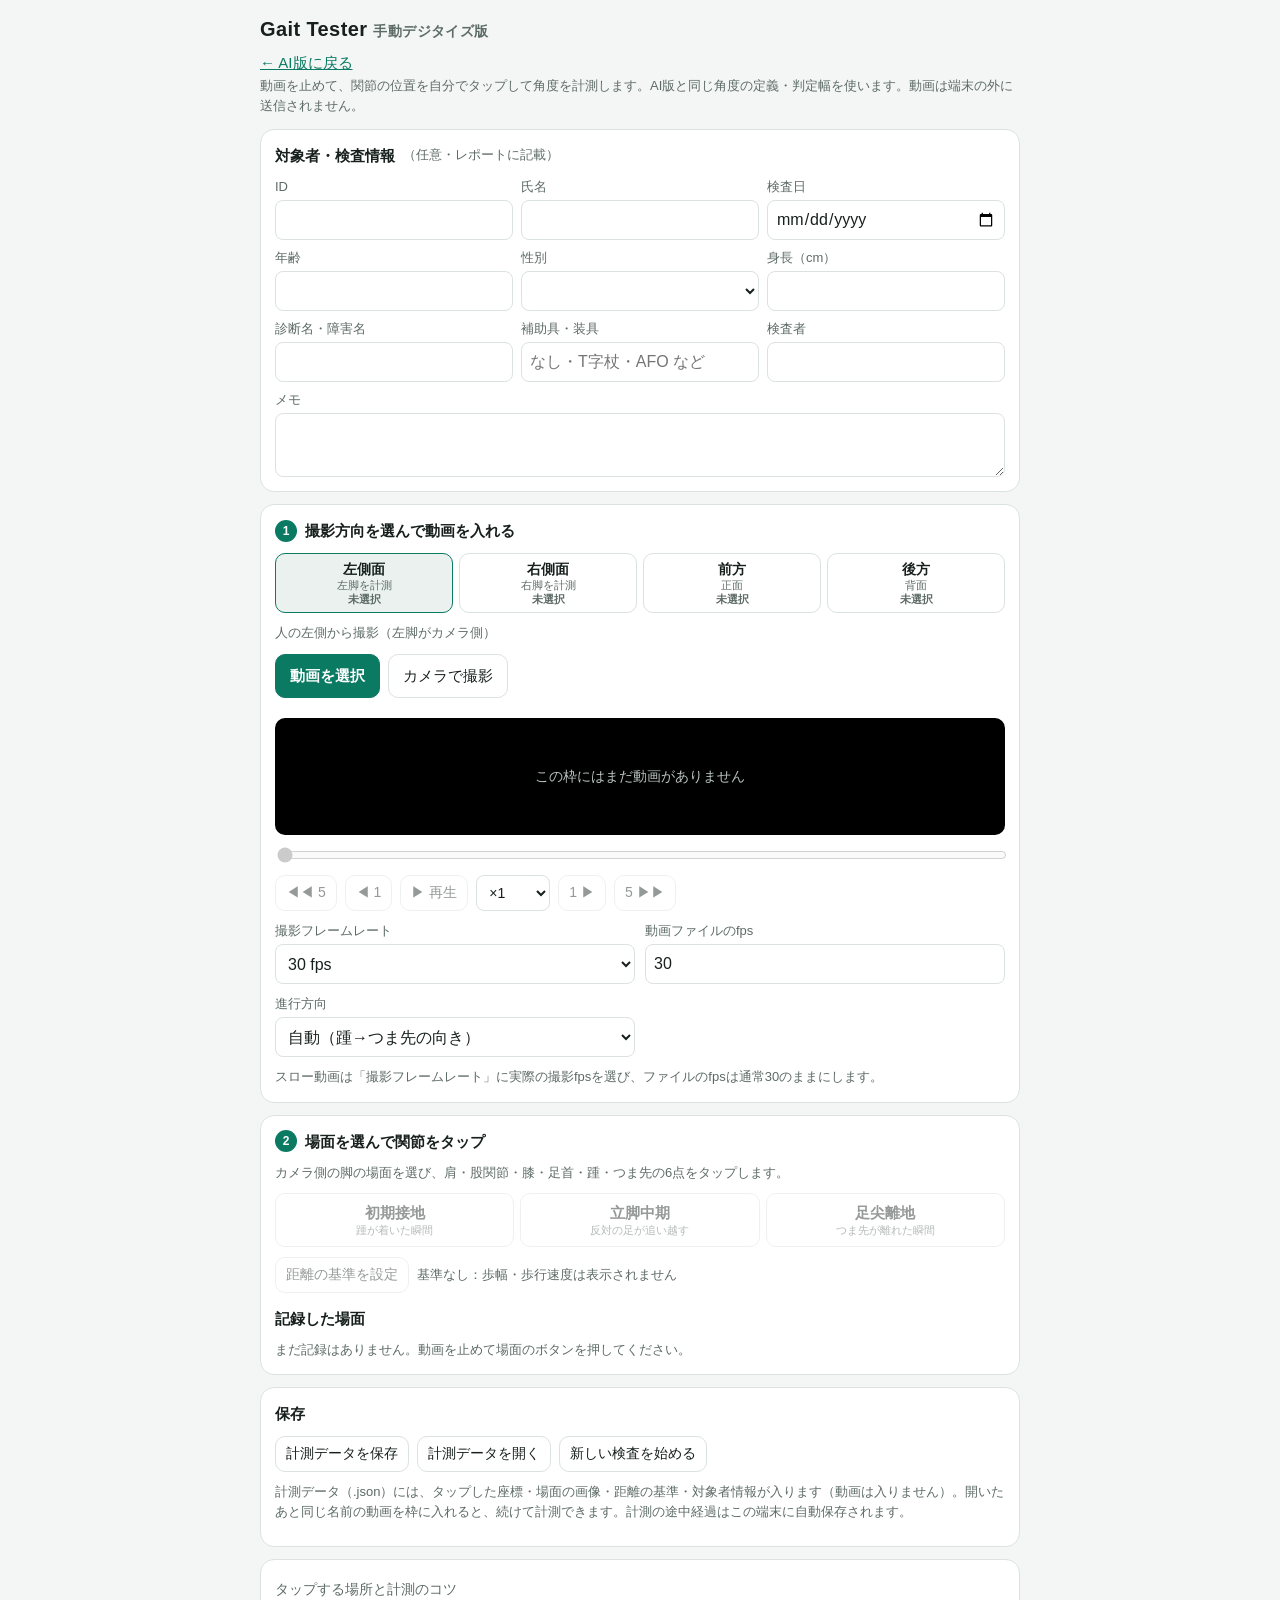
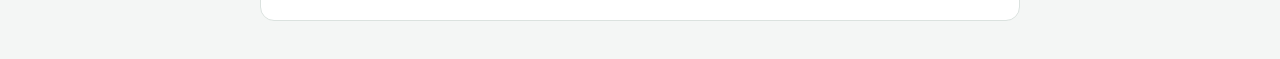
<file: gait-tester/manual.html>
<!doctype html>
<html lang="ja">
<head>
<meta charset="utf-8">
<meta name="viewport" content="width=device-width,initial-scale=1,viewport-fit=cover">
<title>Gait Tester 手動版</title>
<link rel="manifest" href="manifest.webmanifest">
<meta name="theme-color" content="#0b7a63">
<link rel="icon" href="icon-192.png">
<link rel="apple-touch-icon" href="apple-touch-icon.png">
<meta name="mobile-web-app-capable" content="yes">
<style>
/* 手動デジタイズ版：AI版と同じ角度の定義・判定幅で、関節点を自分でタップして計測する */
:root{
  --bg:#f4f6f5;--surface:#ffffff;--fg:#17201d;--muted:#5d6b66;--line:#dbe2df;--soft:#eaf1ee;
  --accent:#0b7a63;--accent-fg:#ffffff;--warn:#a15c00;--warn-bg:#fff3df;--bad:#b42318;
  --c-trunk:#8b5cf6;--c-hip:#e0483d;--c-knee:#1f8fd6;--c-ankle:#1c9b4e;--c-R:#e0483d;--c-L:#1f8fd6;
  --font:-apple-system,"Hiragino Sans","Hiragino Kaku Gothic ProN","Yu Gothic UI","Meiryo",sans-serif;
  color-scheme:light;
}
@media (prefers-color-scheme:dark){:root{--bg:#111614;--surface:#1a211e;--fg:#e4ebe8;--muted:#98a6a0;--line:#2c3632;--soft:#20302a;--accent:#3cc9a5;--accent-fg:#06231b;--warn:#f0b452;--warn-bg:#352812;--bad:#f2786e;--c-trunk:#b39dff;--c-hip:#ff7b70;--c-knee:#5ab8f5;--c-ankle:#4fd17f;--c-R:#ff7b70;--c-L:#5ab8f5;color-scheme:dark}}
*{box-sizing:border-box}
[hidden]{display:none!important}
body{margin:0;background:var(--bg);color:var(--fg);font-family:var(--font);font-size:15px;line-height:1.55;
  padding-left:max(14px,env(safe-area-inset-left,0px));padding-right:max(14px,env(safe-area-inset-right,0px));
  padding-top:env(safe-area-inset-top,0px);padding-bottom:calc(24px + env(safe-area-inset-bottom,0px))}
.wrap{max-width:760px;margin:0 auto;display:flex;flex-direction:column;gap:12px;padding-block:14px}
header h1{font-size:20px;margin:0;letter-spacing:.02em}
header p{margin:2px 0 0;color:var(--muted);font-size:13px}
.card{background:var(--surface);border:1px solid var(--line);border-radius:14px;padding:14px;display:flex;flex-direction:column;gap:10px;min-width:0}
.card h2{font-size:15px;margin:0;display:flex;align-items:center;gap:8px}
.num{display:inline-grid;place-items:center;width:22px;height:22px;border-radius:50%;background:var(--accent);color:var(--accent-fg);font-size:12px;font-weight:700;flex:none}
button,.btn{font:inherit;font-size:15px;min-height:44px;padding:0 14px;border-radius:10px;border:1px solid var(--line);background:var(--surface);color:var(--fg);cursor:pointer;display:inline-flex;align-items:center;justify-content:center;gap:6px;-webkit-tap-highlight-color:transparent;position:relative;overflow:hidden}
button:focus-visible,.btn:focus-within{outline:2px solid var(--accent);outline-offset:2px}
button.primary,.btn.primary{background:var(--accent);border-color:var(--accent);color:var(--accent-fg);font-weight:600}
button:disabled{opacity:.45;cursor:default}
button.small,.btn.small{min-height:36px;padding:0 10px;font-size:14px}
.vh{position:absolute;inset:0;width:100%;height:100%;opacity:0;cursor:pointer;font-size:0}
.row{display:flex;gap:8px;flex-wrap:wrap;align-items:center}
.grow{flex:1}
label.f{display:flex;flex-direction:column;gap:3px;font-size:13px;color:var(--muted);min-width:0}
select,input[type=number],input[type=text],input[type=date]{font:inherit;font-size:16px;color:var(--fg);background:var(--surface);border:1px solid var(--line);border-radius:8px;min-height:40px;padding:0 8px;width:100%}
select.small{width:auto;min-height:36px;font-size:14px}
textarea{width:100%;font:inherit;font-size:15px;border:1px solid var(--line);border-radius:8px;background:var(--surface);color:var(--fg);padding:6px 8px}
.grid2{display:grid;grid-template-columns:1fr 1fr;gap:10px}
.pinfo{display:grid;grid-template-columns:repeat(2,minmax(0,1fr));gap:8px}
.pinfo .wide{grid-column:1/-1}
@media(min-width:560px){.pinfo{grid-template-columns:repeat(3,minmax(0,1fr))}}
.slots{display:grid;grid-template-columns:repeat(4,1fr);gap:6px}
.slot{flex-direction:column;gap:0;padding:6px 4px;min-height:56px;line-height:1.3;font-size:14px;font-weight:600}
.slot small{font-weight:400;font-size:11px;color:var(--muted)}
.slot.on{border-color:var(--accent);background:var(--soft)}
.slot .st{font-size:11px;font-weight:600}
.st.done{color:var(--accent)}
.viewer{position:relative;background:#000;border-radius:10px;overflow:hidden}
.viewer canvas#view{display:block;width:100%;height:auto}
.viewer canvas#view.tap{cursor:crosshair;touch-action:none}
.viewer .empty{color:#b9c4c0;text-align:center;padding:48px 16px;font-size:14px}
.badge{position:absolute;left:8px;top:8px;width:max-content;max-width:calc(100% - 16px);background:rgba(0,0,0,.66);color:#fff;font-size:12px;padding:3px 8px;border-radius:6px;font-variant-numeric:tabular-nums;pointer-events:none}
#loupe{position:absolute;top:8px;width:150px;height:150px;border-radius:50%;border:3px solid #fff;box-shadow:0 2px 10px rgba(0,0,0,.5);pointer-events:none;background:#000}
input[type=range]{width:100%;accent-color:var(--accent)}
.muted{color:var(--muted);font-size:13px}
.warn{background:var(--warn-bg);color:var(--warn);border-radius:8px;padding:8px 10px;font-size:13px}
.err{color:var(--bad);font-size:14px}
.tablewrap{overflow-x:auto;margin:0 -2px}
table{border-collapse:collapse;width:100%;font-size:13.5px;font-variant-numeric:tabular-nums}
th,td{padding:7px 6px;border-bottom:1px solid var(--line);text-align:right;white-space:nowrap}
th:first-child,td:first-child{text-align:left}
th{color:var(--muted);font-weight:600;font-size:12px}
td small{color:var(--muted)}
table.wrapc td,table.wrapc th{white-space:normal}
.jdot{display:inline-block;width:8px;height:8px;border-radius:50%;margin-right:5px;vertical-align:1px}
.evbtns{display:grid;grid-template-columns:repeat(3,1fr);gap:6px}
.evbtns.two{grid-template-columns:repeat(2,1fr)}
.evbtns button{flex-direction:column;gap:0;line-height:1.3;padding:6px 4px;min-height:54px;font-weight:600}
.evbtns button small{font-weight:400;font-size:11px;color:var(--muted)}
.dig{border:2px solid var(--accent);border-radius:12px;padding:10px;display:flex;flex-direction:column;gap:8px;background:var(--soft)}
.dig .next{font-size:15px}
.chips{display:flex;flex-wrap:wrap;gap:5px}
.chip{font:inherit;font-size:13px;border:1px solid var(--line);border-radius:999px;padding:0 11px;min-height:32px;background:var(--surface);color:var(--fg);cursor:pointer}
.chip.ok{border-color:var(--accent);color:var(--accent);font-weight:600}
.chip.now{background:var(--accent);color:var(--accent-fg);border-color:var(--accent);font-weight:600}
.chip.skip{text-decoration:line-through;color:var(--muted)}
.rec{border:1px solid var(--line);border-radius:10px;padding:8px;display:flex;gap:10px;align-items:flex-start}
.rec.off{opacity:.5}
.rec img{width:66px;height:88px;object-fit:cover;border-radius:6px;background:#000;flex:none}
.rec .body{flex:1;min-width:0;display:flex;flex-direction:column;gap:4px;font-size:13px;font-variant-numeric:tabular-nums}
.rec .body b{font-size:14px}
.rec label{font-size:13px;color:var(--muted);display:flex;align-items:center;gap:4px}
.rec input[type=checkbox]{width:20px;height:20px;accent-color:var(--accent)}
.pat{border:1px solid var(--line);border-left:4px solid var(--warn);border-radius:8px;padding:8px 10px;display:flex;flex-direction:column;gap:2px;font-size:13.5px}
.pat small{color:var(--muted)}
.pat .src{font-size:11px;color:var(--muted);font-weight:600}
.diff{color:var(--warn);font-weight:600}
.banner{background:var(--soft);border:1px solid var(--accent);border-radius:10px;padding:10px;display:flex;flex-wrap:wrap;gap:8px;align-items:center;font-size:14px}
.banner span{flex:1 1 220px}
details summary{cursor:pointer;color:var(--muted);font-size:14px;min-height:32px;display:flex;align-items:center}
.help{font-size:13.5px;line-height:1.7}
.help ul{padding-left:18px;margin:6px 0}
#printArea{display:none}
@media print{
  :root{--bg:#fff;--surface:#fff;--fg:#000;--muted:#555;--line:#c8c8c8;--soft:#eef5f2;--accent:#0b7a63;--warn:#8a4b00;--warn-bg:#fff3df;--bad:#b42318;color-scheme:light}
  @page{size:A4;margin:12mm}
  body{background:#fff;color:#000;padding:0;font-size:10.5pt}
  .wrap,#vid{display:none!important}
  #printArea{display:block!important}
  #printArea h1{font-size:17pt;margin:0 0 2px}
  #printArea h2{font-size:12.5pt;margin:14px 0 6px;border-bottom:1.5px solid #0b7a63;padding-bottom:2px;display:block}
  #printArea table{font-size:9.5pt;break-inside:avoid}
  #printArea th,#printArea td{padding:3px 5px}
  #printArea .pat,#printArea figure{break-inside:avoid}
  #printArea .pat{margin-bottom:5px}
  #printArea .snaps{display:grid;grid-template-columns:repeat(4,1fr);gap:6px}
  #printArea .snaps figure{margin:0;font-size:8.5pt;text-align:center}
  #printArea .snaps img{width:100%}
  #printArea .tablewrap{overflow:visible}
}
</style>
</head>
<body>
<div class="wrap">
  <header>
    <h1>Gait Tester <small style="font-size:14px;color:var(--muted)">手動デジタイズ版</small></h1>
    <div class="row" style="margin-top:6px"><a class="small" id="aiLink" href="./" style="color:var(--accent)">← AI版に戻る</a><button class="small" id="bDemo" hidden>デモ動画で練習する</button></div>
    <p>動画を止めて、関節の位置を自分でタップして角度を計測します。AI版と同じ角度の定義・判定幅を使います。動画は端末の外に送信されません。</p>
  </header>

  <div class="banner" id="restoreBar" hidden>
    <span id="restoreTxt"></span>
    <button class="small primary" id="bRestore">復元する</button>
    <button class="small" id="bDiscard">破棄</button>
  </div>

  <section class="card">
    <h2>対象者・検査情報<small class="muted" style="font-weight:400">（任意・レポートに記載）</small></h2>
    <div class="pinfo">
      <label class="f">ID<input type="text" id="p_pid" autocomplete="off"></label>
      <label class="f">氏名<input type="text" id="p_pname" autocomplete="off"></label>
      <label class="f">検査日<input type="date" id="p_exdate"></label>
      <label class="f">年齢<input type="number" id="p_age" min="0" max="120" inputmode="numeric"></label>
      <label class="f">性別<select id="p_sex"><option value=""></option><option>男性</option><option>女性</option><option>その他</option></select></label>
      <label class="f">身長（cm）<input type="number" id="p_height" min="50" max="250" step="0.1" inputmode="decimal"></label>
      <label class="f">診断名・障害名<input type="text" id="p_diag" autocomplete="off"></label>
      <label class="f">補助具・装具<input type="text" id="p_aid" autocomplete="off" placeholder="なし・T字杖・AFO など"></label>
      <label class="f">検査者<input type="text" id="p_examiner" autocomplete="off"></label>
      <label class="f wide">メモ<textarea id="p_memo" style="height:64px"></textarea></label>
    </div>
  </section>

  <section class="card">
    <h2><span class="num">1</span>撮影方向を選んで動画を入れる</h2>
    <div class="slots" id="slots"></div>
    <div class="muted" id="slotHint"></div>
    <div class="row">
      <label class="btn primary">動画を選択<input id="file" type="file" accept="video/*" class="vh"></label>
      <label class="btn">カメラで撮影<input id="cap" type="file" accept="video/*" capture="environment" class="vh"></label>
      <button id="bClear" hidden>この枠を空にする</button>
    </div>
    <span id="fname" class="muted"></span>
    <div class="viewer" id="viewerBox">
      <div class="empty" id="empty">この枠にはまだ動画がありません</div>
      <canvas id="view" hidden></canvas>
      <canvas id="loupe" hidden></canvas>
      <div class="badge" id="badge" hidden></div>
    </div>
    <input id="scrub" type="range" min="0" max="0" value="0" disabled aria-label="フレーム位置">
    <div class="row">
      <button class="small" id="bPrev5" disabled>◀◀ 5</button>
      <button class="small" id="bPrev" disabled>◀ 1</button>
      <button class="small" id="bPlay" disabled>▶ 再生</button>
      <select class="small" id="rate" aria-label="再生速度"><option value="0.25">×0.25</option><option value="0.5">×0.5</option><option value="1" selected>×1</option></select>
      <button class="small" id="bNext" disabled>1 ▶</button>
      <button class="small" id="bNext5" disabled>5 ▶▶</button>
    </div>
    <div class="grid2">
      <label class="f">撮影フレームレート
        <select id="capFps"><option value="30">30 fps</option><option value="60">60 fps</option><option value="120">120 fps（スロー）</option><option value="240">240 fps（スロー）</option></select>
      </label>
      <label class="f">動画ファイルのfps<input id="fileFps" type="number" min="1" step="0.01" value="30"></label>
      <label class="f" id="dirWrap">進行方向<select id="dir"><option value="auto">自動（踵→つま先の向き）</option><option value="1">画面の左→右</option><option value="-1">画面の右→左</option></select></label>
    </div>
    <p class="muted" style="margin:0">スロー動画は「撮影フレームレート」に実際の撮影fpsを選び、ファイルのfpsは通常30のままにします。</p>
  </section>

  <section class="card">
    <h2><span class="num">2</span>場面を選んで関節をタップ</h2>
    <p class="muted" style="margin:0" id="evHint"></p>
    <div class="evbtns" id="evbtns"></div>
    <div class="dig" id="digPanel" hidden>
      <div class="next" id="digNext"></div>
      <div class="chips" id="digChips"></div>
      <div class="muted">指を置くと拡大鏡が出ます。指を動かして位置を合わせ、離すと決まります。置いた点を直すときは、下の名前をタップしてから画面をドラッグします（すべて置いたあとは点を直接ドラッグできます）。</div>
      <div class="row">
        <button class="small" id="bUndo">1つ戻す</button>
        <button class="small" id="bSkip">見えないので飛ばす</button>
        <span class="grow"></span>
        <button class="small" id="bDigCancel">やめる</button>
        <button class="small primary" id="bDigOk" disabled>記録する</button>
      </div>
    </div>
    <div class="row" id="calRow"><button class="small" id="bCal" disabled>距離の基準を設定</button><span class="muted grow" id="calInfo"></span></div>
    <div class="warn" id="calPanel" hidden>
      <div id="calMsg"></div>
      <div class="row" style="margin-top:6px">
        <label class="f" style="flex:0 0 120px">2点間の距離（m）<input id="calM" type="number" min="0.1" step="0.01" value="2"></label>
        <button class="small primary" id="bCalOk" disabled>決定</button>
        <button class="small" id="bCalCancel">やめる</button>
        <button class="small" id="bCalDel">基準を削除</button>
      </div>
    </div>
    <h2 style="margin-top:4px">記録した場面</h2>
    <div id="recs" style="display:flex;flex-direction:column;gap:8px"></div>
  </section>

  <section class="card" id="resCard" hidden>
    <h2><span class="num">3</span><span id="resTitle">結果</span></h2>
    <div class="tablewrap" id="summary"></div>
    <div id="stp" style="display:flex;flex-direction:column;gap:6px"></div>
    <div id="findings" style="display:flex;flex-direction:column;gap:8px"></div>
  </section>

  <section class="card" id="sumCard" hidden>
    <h2><span class="num">4</span>総合レポート</h2>
    <div id="report" style="display:flex;flex-direction:column;gap:10px"></div>
    <div class="row">
      <button class="primary" id="xPrint">レポートを印刷・PDF保存</button>
      <button id="xAll">総合CSVを保存</button>
      <button id="xCopy">総合結果をコピー</button>
    </div>
    <div class="muted" id="printMsg"></div>
    <textarea id="copyArea" hidden readonly style="height:120px;font:12px ui-monospace,monospace"></textarea>
  </section>

  <section class="card">
    <h2>保存</h2>
    <div class="row">
      <button class="small" id="bSaveProj">計測データを保存</button>
      <label class="btn small">計測データを開く<input id="projIn" type="file" accept=".json,application/json" class="vh"></label>
      <button class="small" id="bNew">新しい検査を始める</button>
    </div>
    <p class="muted" style="margin:0">計測データ（.json）には、タップした座標・場面の画像・距離の基準・対象者情報が入ります（動画は入りません）。開いたあと同じ名前の動画を枠に入れると、続けて計測できます。計測の途中経過はこの端末に自動保存されます。</p>
    <div class="muted" id="status"></div>
  </section>

  <details class="card">
    <summary>タップする場所と計測のコツ</summary>
    <div class="help">
      <p><b>側面（左側面・右側面）</b>：カメラ側の脚の6点</p>
      <ul>
        <li>肩：肩峰（肩の外側のいちばん出っぱった所）</li>
        <li>股関節：大転子</li>
        <li>膝：膝関節の中心（大腿骨外側上顆）</li>
        <li>足首：外果（外くるぶし）</li>
        <li>踵：踵の後ろ端</li>
        <li>つま先：つま先の先端（第5中足骨頭にする場合は毎回同じ場所に）</li>
      </ul>
      <p><b>前方・後方</b>：左右の肩・股関節・膝・足首の8点。正面から撮った動画では人の右は画面の左に、背面から撮った動画では画面の右に映ります</p>
      <ul>
        <li>股関節：上前腸骨棘の少し下（大腿骨頭の高さ）を左右で同じ基準に</li>
        <li>膝：膝蓋骨の中央／足首：左右のくるぶしの中央</li>
      </ul>
      <p><b>場面の選び方</b></p>
      <ul>
        <li>初期接地：踵が床に着いた最初のコマ</li>
        <li>立脚中期：反対側の足が立脚側の足を追い越すコマ（頭が最も高くなるころ）</li>
        <li>足尖離地：つま先が床から離れた最初のコマ</li>
        <li>同じ場面を3周期以上記録すると、平均とばらつき（SD）が出せます。2回続けて初期接地を記録すると、周期時間・歩行率も計算します</li>
      </ul>
      <p><b>精度を上げるには</b></p>
      <ul>
        <li>撮影前に関節の位置へシールを貼ると、迷わずタップできます</li>
        <li>60 fps以上で撮影し、コマ送り（◀ 1・1 ▶）で場面を決めます</li>
        <li>同じ人が同じ基準でタップしてください。研究では検者内・検者間の信頼性を確認してください</li>
      </ul>
      <p><b>角度の定義（AI版と同じ）</b>：体幹＝股関節→肩の線と鉛直線のなす角（前傾＋）／股関節＝体幹線の延長と大腿のなす角（屈曲＋）／膝関節＝大腿と下腿のなす角（屈曲＋）／足関節＝下腿に垂直な線と踵→つま先の線のなす角（背屈＋）。前額面は 骨盤の傾き（遊脚側下制＋）・体幹側屈（立脚側へ＋）・立脚側の膝の見かけの角度FPPA（外反＋）。</p>
      <p class="muted">判定幅は目安値に2D計測の誤差を見込んだアプリ独自の範囲で、妥当性は検証されていません。判定と文献はAI版の「参考数値」を参照してください。</p>
    </div>
  </details>
</div>
<div id="printArea"></div>

<video id="vid" playsinline muted preload="auto" style="position:absolute;width:1px;height:1px;opacity:0;pointer-events:none;left:0;top:0"></video>

<script type="module">
const $=id=>document.getElementById(id);
const css=n=>getComputedStyle(document.documentElement).getPropertyValue(n).trim();
const SN={R:'右',L:'左'};
/* ---------- AI版と共通の定義・計算 ---------- */
const deg=r=>r*180/Math.PI,wrap=a=>{while(a>180)a-=360;while(a<=-180)a+=360;return a;};
const fmt=(v,d=1)=>v==null||!isFinite(v)?'—':v.toFixed(d);

const JOINTS=[{k:'trunk',n:'体幹',s:'体幹',c:'--c-trunk',pos:'前傾',neg:'後傾'},{k:'hip',n:'股関節',s:'股',c:'--c-hip',pos:'屈曲',neg:'伸展'},{k:'knee',n:'膝関節',s:'膝',c:'--c-knee',pos:'屈曲',neg:'伸展'},{k:'ankle',n:'足関節',s:'足',c:'--c-ankle',pos:'背屈',neg:'底屈'}];
const FJ=[{k:'pelvis',n:'骨盤の傾き',s:'骨盤',c:'--c-hip',pos:'遊脚側下制',neg:'遊脚側挙上'},{k:'tlat',n:'体幹側屈',s:'体幹',c:'--c-trunk',pos:'立脚側へ',neg:'遊脚側へ'},{k:'fknee',n:'立脚側の膝',s:'膝',c:'--c-knee',pos:'外反',neg:'内反'}];
const JK=Object.fromEntries([...JOINTS,...FJ].map(j=>[j.k,j]));
function clin(k,v,d=1){if(v==null||!isFinite(v))return'—';const j=JK[k],a=Math.abs(v);if(a<0.05)return'0°';return(v>0?j.pos:j.neg)+a.toFixed(d)+'°';}

// 判定幅：Perry & Burnfield 2010 の値に2D・AI計測の誤差を見込んだアプリ独自の範囲（度、符号つき）
const RANGE={
  ic:{trunk:[-5,10],hip:[15,35],knee:[-5,10],ankle:[-5,10]},
  peak:{trunk:[-5,10],hip:[-10,15],knee:[-5,20],ankle:[0,15]},
  to:{trunk:[-5,10],hip:[-20,10],knee:[25,55],ankle:[-30,-5]},
  mid:{pelvis:[-5,7],tlat:[-5,7],fknee:[-10,10]}
};
const PATTERNS=[
  {n:'前足部接地（踵接地の欠如）',e:'ic',k:'ankle',op:'<',v:-10,d:'初期接地で足関節が底屈10°を超える'},
  {n:'初期接地時の膝屈曲増大',e:'ic',k:'knee',op:'>',v:15,d:'初期接地で膝屈曲が15°を超える'},
  {n:'立脚期の膝過伸展（ロッキング）',e:'peak',k:'knee',op:'<',v:-5,d:'立脚中期で膝が伸展5°を超える'},
  {n:'立脚期の過度な膝屈曲（屈み歩行傾向）',e:'peak',k:'knee',op:'>',v:20,d:'立脚中期で膝屈曲が20°を超える'},
  {n:'立脚中期の背屈不足（下腿前傾の不足）',e:'peak',k:'ankle',op:'<',v:0,d:'立脚中期で足関節が背屈に達しない'},
  {n:'立脚中期の過度な背屈',e:'peak',k:'ankle',op:'>',v:20,d:'立脚中期で背屈が20°を超える'},
  {n:'立脚後期の股関節伸展不足',e:'to',k:'hip',op:'>',v:10,d:'足尖離地で股関節屈曲が10°を超える（体幹基準）'},
  {n:'離地時の膝屈曲不足（スティッフニー傾向）',e:'to',k:'knee',op:'<',v:25,d:'足尖離地で膝屈曲が25°未満'},
  {n:'蹴り出し不足（離地時の底屈不足）',e:'to',k:'ankle',op:'>',v:-5,d:'足尖離地で底屈が5°未満'},
  {n:'体幹前傾',e:'peak',k:'trunk',op:'>',v:10,d:'立脚中期で体幹前傾が10°を超える'},
  {n:'体幹後傾',e:'peak',k:'trunk',op:'<',v:-5,d:'立脚中期で体幹後傾が5°を超える'}
];
const FPATTERNS=[
  {n:'トレンデレンブルグ徴候（遊脚側の骨盤下制）',k:'pelvis',op:'>',v:7,d:'立脚中期に遊脚側の骨盤が7°を超えて下がる（立脚側の股関節外転筋の機能低下を示唆）'},
  {n:'遊脚側骨盤の挙上（ヒップハイキング）',k:'pelvis',op:'<',v:-5,d:'立脚中期に遊脚側の骨盤が5°を超えて上がる'},
  {n:'デュシェンヌ徴候（立脚側への体幹側屈）',k:'tlat',op:'>',v:7,d:'立脚中期に体幹が立脚側へ7°を超えて傾く'},
  {n:'立脚期の膝外反（ニーイン）',k:'fknee',op:'>',v:10,d:'立脚中期に膝が内側へ入り、見かけの外反が10°を超える'},
  {n:'立脚期の膝内反（ラテラルスラストの疑い）',k:'fknee',op:'<',v:-10,d:'立脚中期に膝が外側へ出て、見かけの内反が10°を超える'}
];
const LR_DIFF=10;

async function fixDuration(){
  if(isFinite(vid.duration))return;
  await new Promise(r=>{const h=()=>{if(isFinite(vid.duration)){vid.removeEventListener('durationchange',h);r();}};
    vid.addEventListener('durationchange',h);vid.currentTime=1e7;setTimeout(r,4000);});
  vid.currentTime=0;
}

function seekFrame(s,f){
  return new Promise(res=>{
    const t=(f+0.5)/s.fileFps;
    if(Math.abs(vid.currentTime-t)<1e-4&&vid.readyState>=2){res();return;}
    let done=false;
    const fin=()=>{if(done)return;done=true;vid.removeEventListener('seeked',on);clearTimeout(to);res();};
    const on=()=>{if('requestVideoFrameCallback' in vid){let ok=false;vid.requestVideoFrameCallback(()=>{ok=true;fin();});setTimeout(()=>{if(!ok)fin();},150);}else fin();};
    const to=setTimeout(fin,5000);
    vid.addEventListener('seeked',on);vid.currentTime=t;
  });
}

function angles(p){
  const r={trunk:null,hip:null,knee:null,ankle:null};
  const down=(a,b)=>deg(Math.atan2(b.x-a.x,-(b.y-a.y)));
  const{sh,hip,knee,ank,heel,toe}=p;
  if(sh&&hip)r.trunk=deg(Math.atan2(sh.x-hip.x,sh.y-hip.y));
  const th=hip&&knee?down(hip,knee):null,sk=knee&&ank?down(knee,ank):null;
  if(sh&&hip&&th!=null)r.hip=wrap(th-down(sh,hip));
  if(th!=null&&sk!=null)r.knee=wrap(th-sk);
  if(heel&&toe&&sk!=null)r.ankle=wrap(deg(Math.atan2(toe.y-heel.y,toe.x-heel.x))-sk);
  r.shank=sk;
  return r;
}
// 前額面：骨盤（＋＝右が低い）、体幹側屈（＋＝右へ）、膝FPPA（＋＝外反）
function frontal(p){
  const r={obliq:null,tlat:null,kneeR:null,kneeL:null};
  const{hipR,hipL,shR,shL,kneeR,kneeL,ankR,ankL}=p;
  if(hipR&&hipL){
    r.obliq=deg(Math.atan2(hipL.y-hipR.y,Math.abs(hipL.x-hipR.x)));
    if(shR&&shL){const hm={x:(hipR.x+hipL.x)/2,y:(hipR.y+hipL.y)/2},sm={x:(shR.x+shL.x)/2,y:(shR.y+shL.y)/2},sR=Math.sign(hipR.x-hipL.x)||1;
      r.tlat=deg(Math.atan2((sm.x-hm.x)*sR,sm.y-hm.y));}
    const fppa=(hip,knee,ank,other)=>{
      if(!hip||!knee||!ank)return null;
      const a={x:knee.x-hip.x,y:knee.y-hip.y},b={x:ank.x-knee.x,y:ank.y-knee.y};
      const c=(a.x*b.x+a.y*b.y)/(Math.hypot(a.x,a.y)*Math.hypot(b.x,b.y)||1);
      const mag=deg(Math.acos(Math.max(-1,Math.min(1,c))));
      const t=(ank.y-hip.y)?(knee.y-hip.y)/(ank.y-hip.y):0.5,lx=hip.x+(ank.x-hip.x)*t;
      const medial=Math.sign(other.x-hip.x)||1;
      return(knee.x-lx)*medial>=0?mag:-mag;
    };
    r.kneeR=fppa(hipR,kneeR,ankR,hipL);r.kneeL=fppa(hipL,kneeL,ankL,hipR);
  }
  return r;
}

function stats(a){a=a.filter(v=>v!=null&&isFinite(v));if(!a.length)return null;const n=a.length,m=a.reduce((s,v)=>s+v,0)/n;
  return{m,sd:n>1?Math.sqrt(a.reduce((s,v)=>s+(v-m)**2,0)/(n-1)):null,n};}

/* ---------- 手動版の定義 ---------- */
const REF={ic:{trunk:null,hip:'屈曲25°',knee:'0°',ankle:'0°'},peak:{trunk:null,hip:'0°前後',knee:'軽度屈曲',ankle:'背屈5〜10°'},to:{trunk:null,hip:'0°前後',knee:'屈曲40°',ankle:'底屈20°'}};
const EVN={ic:'初期接地',peak:'立脚中期',to:'足尖離地',mR:'右立脚中期',mL:'左立脚中期'};
const rangeTxt=(k,r)=>`${clin(k,r[0],0)}〜${clin(k,r[1],0)}`;
const SLOTS=[
  {id:'left',n:'左側面',sub:'左脚を計測',kind:'sag',side:'L',hint:'人の左側から撮影（左脚がカメラ側）'},
  {id:'right',n:'右側面',sub:'右脚を計測',kind:'sag',side:'R',hint:'人の右側から撮影（右脚がカメラ側）'},
  {id:'front',n:'前方',sub:'正面',kind:'fro',view:'front',hint:'正面から、こちらへ歩いてくるところを撮影（人の右は画面の左）'},
  {id:'back',n:'後方',sub:'背面',kind:'fro',view:'back',hint:'背面から、向こうへ歩いていくところを撮影（人の右は画面の右）'}
];
const EVS={
  sag:[{k:'ic',n:'初期接地',h:'踵が着いた瞬間'},{k:'peak',n:'立脚中期',h:'反対の足が追い越す'},{k:'to',n:'足尖離地',h:'つま先が離れた瞬間'}],
  fro:[{k:'mR',n:'右立脚中期',h:'右で立ち左足が追い越す'},{k:'mL',n:'左立脚中期',h:'左で立ち右足が追い越す'}]
};
const SAGP=[{k:'sh',n:'肩',h:'肩峰'},{k:'hip',n:'股関節',h:'大転子'},{k:'knee',n:'膝',h:'膝関節の中心（大腿骨外側上顆）'},{k:'ank',n:'足首',h:'外果（外くるぶし）'},{k:'heel',n:'踵',h:'踵の後ろ端'},{k:'toe',n:'つま先',h:'つま先の先端'}];
const FROP=[{k:'shR',n:'右肩'},{k:'shL',n:'左肩'},{k:'hipR',n:'右股関節'},{k:'hipL',n:'左股関節'},{k:'kneeR',n:'右膝',h:'膝蓋骨の中央'},{k:'kneeL',n:'左膝',h:'膝蓋骨の中央'},{k:'ankR',n:'右足首',h:'くるぶしの中央'},{k:'ankL',n:'左足首',h:'くるぶしの中央'}];
const PDEF=s=>s.kind==='sag'?SAGP:FROP;
const PN=Object.fromEntries([...SAGP,...FROP].map(p=>[p.k,p]));

/* ---------- 状態 ---------- */
const S={};SLOTS.forEach(d=>S[d.id]={...d,blob:null,url:null,name:'',vw:0,vh:0,nFrames:0,fileFps:30,capFps:30,dir:'auto',cal:null,recs:[],cur:0});
let act='left',mode=null,playing=false,busy=false,pend=null,drag=null;
const sl=()=>S[act];
const vid=$('vid'),view=$('view'),vctx=view.getContext('2d');
const tReal=(s,f)=>f/s.capFps;
const stamp=()=>{const d=new Date(),p=n=>String(n).padStart(2,'0');return`${d.getFullYear()}${p(d.getMonth()+1)}${p(d.getDate())}_${p(d.getHours())}${p(d.getMinutes())}${p(d.getSeconds())}`;};
const esc=t=>String(t??'').replace(/[&<>"]/g,c=>({'&':'&amp;','<':'&lt;','>':'&gt;','"':'&quot;'}[c]));
const uid=()=>Date.now().toString(36)+Math.random().toString(36).slice(2,7);

/* ---------- 対象者情報 ---------- */
const PF=['pid','pname','exdate','age','sex','height','diag','aid','examiner','memo'];
const PL={pid:'ID',pname:'氏名',exdate:'検査日',age:'年齢',sex:'性別',height:'身長（cm）',diag:'診断名・障害名',aid:'補助具・装具',examiner:'検査者',memo:'メモ'};
let P={};
const readP=()=>PF.forEach(k=>P[k]=$('p_'+k).value.trim());
const writeP=()=>PF.forEach(k=>$('p_'+k).value=P[k]||'');
PF.forEach(k=>$('p_'+k).addEventListener('input',()=>{readP();autosave();}));

/* ---------- 枠・動画 ---------- */
function renderSlots(){
  $('slots').innerHTML=SLOTS.map(d=>{const s=S[d.id],n=s.recs.length;
    const st=n?`<span class="st done">${n}場面</span>`:s.url?'<span class="st">動画あり</span>':'<span class="st" style="color:var(--muted)">未選択</span>';
    return`<button class="slot${d.id===act?' on':''}" data-slot="${d.id}">${d.n}<small>${d.sub}</small>${st}</button>`;}).join('');
  $('slots').querySelectorAll('[data-slot]').forEach(b=>b.onclick=()=>selectSlot(b.dataset.slot));
}
async function selectSlot(id){
  stopPlay();endMode();
  act=id;const s=sl();renderSlots();
  $('slotHint').textContent=s.hint;
  $('capFps').value=String([30,60,120,240].reduce((a,b)=>Math.abs(b-s.capFps)<Math.abs(a-s.capFps)?b:a));
  $('fileFps').value=s.fileFps;$('dir').value=s.dir;$('dirWrap').hidden=s.kind!=='sag';$('calRow').hidden=s.kind!=='sag';
  $('fname').textContent=s.name+(!s.url&&s.recs.length?'　（動画なし：同じ名前の動画を入れると続けて計測できます）':'');
  $('bClear').hidden=!(s.url||s.recs.length);
  $('evHint').textContent=s.kind==='sag'?'カメラ側の脚の場面を選び、肩・股関節・膝・足首・踵・つま先の6点をタップします。':'場面を選び、左右の肩・股関節・膝・足首の8点をタップします。';
  $('evbtns').className='evbtns'+(s.kind==='fro'?' two':'');
  $('evbtns').innerHTML=EVS[s.kind].map(e=>`<button data-ev="${e.k}" disabled>${e.n}<small>${e.h}</small></button>`).join('');
  $('evbtns').querySelectorAll('[data-ev]').forEach(b=>b.onclick=()=>startDig(b.dataset.ev));
  updCalInfo();
  if(s.url){await attach(id);if(act!==id)return;showVideoUI(true);show(s.cur);}
  else showVideoUI(false);
  renderRecs();renderResults();
}
function showVideoUI(on){
  $('empty').hidden=on;view.hidden=!on;$('badge').hidden=!on;
  ['scrub','bPrev','bNext','bPrev5','bNext5','bPlay','bCal'].forEach(id=>$(id).disabled=!on);
  $('evbtns').querySelectorAll('button').forEach(b=>b.disabled=!on);
}
function attach(id){
  return new Promise(res=>{
    const s=S[id];if(!s.url){res(false);return;}
    if(vid.dataset.slot===id&&vid.readyState>=1&&s.vw){setView(s);res(true);return;}
    const on=async()=>{
      vid.removeEventListener('loadedmetadata',on);await fixDuration();
      s.vw=vid.videoWidth;s.vh=vid.videoHeight;
      s.nFrames=Math.max(1,Math.floor(vid.duration*s.fileFps+1e-6));
      setView(s);res(true);
    };
    vid.dataset.slot=id;vid.addEventListener('loadedmetadata',on);vid.src=s.url;vid.load();
  });
}
function setView(s){const W=Math.min(s.vw,1280),H=Math.round(s.vh*W/s.vw);if(view.width!==W||view.height!==H){view.width=W;view.height=H;}$('scrub').max=s.nFrames-1;}
function loadInto(id,blob,name){
  const s=S[id];if(s.url)URL.revokeObjectURL(s.url);
  if(vid.dataset.slot===id)vid.dataset.slot='';
  // 計測データから復元した枠に同じ名前の動画を入れたときは、記録をそのまま使う
  const keep=!s.url&&s.recs.length&&s.name===name;
  Object.assign(s,{blob,url:URL.createObjectURL(blob),name,cur:0});
  if(!keep)Object.assign(s,{recs:[],cal:null,vw:0,vh:0});
  selectSlot(id);renderReport();
}
['file','cap'].forEach(id=>$(id).addEventListener('change',e=>{
  const f=e.target.files[0];if(!f)return;e.target.value='';
  const s=sl();
  if(s.recs.length&&s.name!==(f.name||'')&&!confirm(`${s.n}に記録した${s.recs.length}場面を消して、新しい動画を入れますか？`))return;
  loadInto(act,f,f.name||`撮影_${stamp()}.mp4`);
}));
$('bClear').onclick=()=>{const s=sl();if(s.recs.length&&!confirm(`${s.n}の動画と記録した${s.recs.length}場面を消しますか？`))return;if(s.url)URL.revokeObjectURL(s.url);Object.assign(s,{blob:null,url:null,name:'',recs:[],cal:null,vw:0,vh:0,nFrames:0});vid.dataset.slot='';selectSlot(act);renderReport();};
$('capFps').addEventListener('change',()=>{sl().capFps=+$('capFps').value;renderRecs();renderResults();renderReport();});
$('fileFps').addEventListener('change',()=>{const s=sl(),v=+$('fileFps').value;if(!(v>0))return;
  if(s.recs.length&&!confirm('ファイルのfpsを変えると、記録した場面のコマ番号がずれます。変更しますか？')){$('fileFps').value=s.fileFps;return;}
  s.fileFps=v;if(s.vw){s.nFrames=Math.max(1,Math.floor(vid.duration*v+1e-6));setView(s);show(Math.min(s.cur,s.nFrames-1));}});
$('dir').addEventListener('change',()=>{sl().dir=$('dir').value;renderRecs();renderResults();renderReport();});

/* ---------- 表示 ---------- */
async function show(f){
  const s=sl();if(!s.vw||!s.url)return;
  if(playing)stopPlay();
  pend=Math.max(0,Math.min(s.nFrames-1,Math.round(f)));
  if(busy)return;busy=true;
  while(pend!==null){const g=pend;pend=null;s.cur=g;$('scrub').value=g;await seekFrame(s,g);if(sl()===s)drawView();}
  busy=false;
}
$('scrub').addEventListener('input',e=>{if(mode&&mode.type==='dig')return;show(+e.target.value);});
[['bPrev',-1],['bNext',1],['bPrev5',-5],['bNext5',5]].forEach(([id,d])=>$(id).onclick=()=>{if(mode&&mode.type==='dig')return;show(sl().cur+d);});
// 動画の座標（px）→ キャンバス：p*k + o
function render(ctx,k,ox,oy,W,H,u){
  const s=sl();
  ctx.setTransform(1,0,0,1,0,0);ctx.fillStyle='#000';ctx.fillRect(0,0,W,H);
  ctx.setTransform(k,0,0,k,ox,oy);
  if(vid.dataset.slot===s.id&&vid.readyState>=2)ctx.drawImage(vid,0,0,s.vw,s.vh);
  if(mode&&mode.type==='dig')drawFigure(ctx,s,mode.pts,k,u,mode);
  else if(!mode){const r=s.recs.find(r=>r.f===s.cur);if(r)drawFigure(ctx,s,r.pts,k,u,null);}
  const cp=mode&&mode.type==='cal'?mode.pts:s.cal?s.cal.p:null;
  if(cp&&cp.length){const lw=2*u/k;ctx.strokeStyle='#ffd23f';ctx.fillStyle='#ffd23f';ctx.lineWidth=lw;
    if(cp.length===2){ctx.setLineDash([lw*4,lw*3]);ctx.beginPath();ctx.moveTo(...cp[0]);ctx.lineTo(...cp[1]);ctx.stroke();ctx.setLineDash([]);}
    cp.forEach(p=>{ctx.beginPath();ctx.arc(p[0],p[1],lw*3,0,Math.PI*2);ctx.stroke();});}
  ctx.setTransform(1,0,0,1,0,0);
}
function drawFigure(ctx,s,pts,k,u,m){
  const lw=2.2*u/k,P=key=>pts[key];
  const seg=(a,b,c)=>{const p=P(a),q=P(b);if(!p||!q)return;ctx.strokeStyle=c;ctx.beginPath();ctx.moveTo(p[0],p[1]);ctx.lineTo(q[0],q[1]);ctx.stroke();};
  ctx.lineWidth=lw;ctx.lineCap='round';
  if(s.kind==='sag'){const c='rgba(255,255,255,.95)';[['sh','hip'],['hip','knee'],['knee','ank'],['ank','heel'],['heel','toe'],['ank','toe']].forEach(([a,b])=>seg(a,b,c));}
  else{seg('shR','shL','rgba(255,255,255,.9)');seg('hipR','hipL','#ffd23f');
    [['R','rgba(255,120,110,.95)'],['L','rgba(110,180,255,.95)']].forEach(([x,c])=>{seg('sh'+x,'hip'+x,c);seg('hip'+x,'knee'+x,c);seg('knee'+x,'ank'+x,c);});}
  const next=m?nextKey():null;
  ctx.font=`600 ${12*u/k}px sans-serif`;
  for(const d of PDEF(s)){const p=P(d.k);if(!p)continue;
    ctx.beginPath();ctx.arc(p[0],p[1],lw*2,0,Math.PI*2);ctx.fillStyle=drag&&drag.key===d.k?'#ffd23f':'#2ee6b0';ctx.fill();
    ctx.lineWidth=lw*0.6;ctx.strokeStyle='#000';ctx.stroke();ctx.lineWidth=lw;
    if(m){ctx.fillStyle='#fff';ctx.strokeStyle='rgba(0,0,0,.8)';ctx.lineWidth=3*u/k;ctx.strokeText(d.n,p[0]+lw*3,p[1]-lw*2);ctx.fillText(d.n,p[0]+lw*3,p[1]-lw*2);ctx.lineWidth=lw;}
  }
}
function drawView(){
  const s=sl();if(!s.vw)return;
  const u=view.width/(view.clientWidth||view.width);
  render(vctx,view.width/s.vw,0,0,view.width,view.height,u);
  let label=`${s.n}　${tReal(s,s.cur).toFixed(3)} 秒　コマ ${s.cur}`;
  const r=!mode&&s.recs.find(r=>r.f===s.cur);
  if(r){const v=recVal(s,r);label=`${EVN[r.ev]}　`+label+'　'+(s.kind==='sag'?JOINTS.map(j=>j.s+' '+clin(j.k,v[j.k])):FJ.map(j=>j.s+' '+clin(j.k,v[j.k]))).join('　');}
  if(mode&&mode.type==='dig')label=`${EVN[mode.ev]}を計測中　`+label;
  $('badge').textContent=label;
}

/* ---------- 再生 ---------- */
function stopPlay(){if(!playing)return;playing=false;vid.pause();$('bPlay').textContent='▶ 再生';}
$('bPlay').onclick=()=>{
  if(playing){stopPlay();return;}
  const s=sl();if(!s.vw||!s.url||busy||mode)return;
  const f0=s.cur>=s.nFrames-1?0:s.cur;
  playing=true;$('bPlay').textContent='❚❚ 停止';
  vid.currentTime=(f0+0.5)/s.fileFps;vid.playbackRate=+$('rate').value;vid.play().catch(()=>stopPlay());
  const tick=()=>{if(!playing||sl()!==s)return;
    const f=Math.min(s.nFrames-1,Math.floor(vid.currentTime*s.fileFps));s.cur=f;$('scrub').value=f;drawView();
    if(vid.ended||f>=s.nFrames-1){stopPlay();return;}requestAnimationFrame(tick);};
  requestAnimationFrame(tick);
};
$('rate').addEventListener('change',()=>{if(playing)vid.playbackRate=+$('rate').value;});

/* ---------- タップ（デジタイズ・距離の基準） ---------- */
function toVid(e){const r=view.getBoundingClientRect(),s=sl();return[Math.max(0,Math.min(s.vw,(e.clientX-r.left)/r.width*s.vw)),Math.max(0,Math.min(s.vh,(e.clientY-r.top)/r.height*s.vh))];}
function nextKey(){if(!mode||mode.type!=='dig')return null;const d=PDEF(sl()).find(d=>!mode.pts[d.k]&&!mode.skip.has(d.k));return d?d.k:null;}
function startDig(ev,rec){
  const s=sl();if(!s.vw||!s.url)return;
  stopPlay();endMode();
  if(rec&&s.cur!==rec.f){show(rec.f).then(()=>startDig(ev,rec));return;}
  if(!rec){const ex=s.recs.find(r=>r.f===s.cur&&r.ev===ev);if(ex&&!confirm(`このコマの${EVN[ev]}はすでに記録しています。新しく記録し直しますか？`))return;if(ex)rec=ex;}
  mode={type:'dig',ev,f:s.cur,pts:rec?JSON.parse(JSON.stringify(rec.pts)):{},skip:new Set(rec?PDEF(s).filter(d=>!rec.pts[d.k]).map(d=>d.k):[]),edit:rec?rec.id:null,order:[]};
  if(rec)mode.skip.clear();
  view.classList.add('tap');$('digPanel').hidden=false;
  ['scrub','bPrev','bNext','bPrev5','bNext5','bPlay','bCal'].forEach(id=>$(id).disabled=true);
  updDig();drawView();
  $('viewerBox').scrollIntoView({behavior:'smooth',block:'start'});
}
function updDig(){
  const s=sl(),k=nextKey(),defs=PDEF(s);
  const done=defs.filter(d=>mode.pts[d.k]).length;
  $('digNext').innerHTML=k?`次：<b>${PN[k].n}</b>${PN[k].h?`（${PN[k].h}）`:''}をタップ　<span class="muted">${done}/${defs.length}</span>`:`すべての点を置きました。位置を確かめて「記録する」を押してください。`;
  $('digChips').innerHTML=defs.map(d=>`<button type="button" data-pt="${d.k}" class="chip ${mode.sel===d.k?'now':mode.pts[d.k]?'ok':d.k===k&&!mode.sel?'now':mode.skip.has(d.k)?'skip':''}">${d.n}${mode.pts[d.k]?' ✓':''}</button>`).join('');
  $('digChips').querySelectorAll('[data-pt]').forEach(b=>b.onclick=()=>{const key=b.dataset.pt;
    if(mode.pts[key])mode.sel=mode.sel===key?null:key;else{mode.skip.delete(key);mode.sel=null;
      // 飛ばした点・未入力の点を次に置く
      const defs2=PDEF(sl());mode.skip=new Set([...mode.skip]);defs2.forEach(d=>{if(!mode.pts[d.k]&&d.k!==key&&defs2.indexOf(d)<defs2.findIndex(x=>x.k===key))mode.skip.add(d.k);});}
    updDig();drawView();});
  if(mode.sel)$('digNext').innerHTML=`<b>${PN[mode.sel].n}</b>を修正：画面上のどこでもドラッグすると、指の動いた分だけ点が動きます`;
  $('bDigOk').disabled=!!k||!done;$('bSkip').disabled=!k;$('bUndo').disabled=!mode.order.length&&!done;
}
function endMode(){
  if(!mode)return;const was=mode.type;mode=null;drag=null;
  view.classList.remove('tap');$('digPanel').hidden=true;$('calPanel').hidden=true;$('loupe').hidden=true;
  const s=sl();showVideoUI(!!(s.url&&s.vw));
  if(s.vw&&s.url&&!busy)drawView();
  return was;
}
view.addEventListener('pointerdown',e=>{
  if(!mode)return;e.preventDefault();
  const s=sl(),p=toVid(e),r=view.getBoundingClientRect(),hit=24*s.vw/r.width;
  if(mode.type==='cal'){if(mode.pts.length>=2)mode.pts=[];mode.pts.push(p);drag={key:mode.pts.length-1,cal:true};}
  else{
    // 選んだ点は指の動いた分だけ動かす（指で点が隠れない）。それ以外は次の点を置く。全部置いたあとは近い点を動かす
    let key=mode.sel&&mode.pts[mode.sel]?mode.sel:null;
    if(!key){const nk=nextKey();
      if(nk){key=nk;mode.pts[key]=p;mode.order.push(key);}
      else{let best=hit*1.5;for(const[k2,q]of Object.entries(mode.pts)){const d=Math.hypot(q[0]-p[0],q[1]-p[1]);if(d<best){best=d;key=k2;}}if(!key)return;}}
    drag={key,dx:mode.pts[key][0]-p[0],dy:mode.pts[key][1]-p[1]};
  }
  try{view.setPointerCapture(e.pointerId);}catch(_){}
  drawLoupe(e);drawView();
});
view.addEventListener('pointermove',e=>{
  if(!mode||!drag)return;e.preventDefault();const p=toVid(e);
  if(drag.cal)mode.pts[drag.key]=p;else mode.pts[drag.key]=[p[0]+drag.dx,p[1]+drag.dy];
  drawLoupe(e);drawView();
});
const up=()=>{if(!drag)return;drag=null;if(mode&&mode.sel){mode.sel=null;}$('loupe').hidden=true;if(mode&&mode.type==='dig')updDig();else if(mode)updCalPanel();drawView();};
view.addEventListener('pointerup',up);view.addEventListener('pointercancel',up);
function drawLoupe(e){
  const L=$('loupe'),s=sl(),r=view.getBoundingClientRect(),dpr=devicePixelRatio||1,Z=150;
  const p=drag.cal?mode.pts[drag.key]:mode.pts[drag.key];
  L.hidden=false;L.style.left=(e.clientX-r.left<r.width/2)?'':'8px';L.style.right=(e.clientX-r.left<r.width/2)?'8px':'';
  L.width=Z*dpr;L.height=Z*dpr;const c=L.getContext('2d'),kk=3*r.width/s.vw*dpr;
  render(c,kk,Z*dpr/2-p[0]*kk,Z*dpr/2-p[1]*kk,L.width,L.height,dpr);
  c.strokeStyle='rgba(255,255,255,.9)';c.lineWidth=dpr;c.beginPath();c.moveTo(Z*dpr/2,Z*dpr/2-14*dpr);c.lineTo(Z*dpr/2,Z*dpr/2+14*dpr);c.moveTo(Z*dpr/2-14*dpr,Z*dpr/2);c.lineTo(Z*dpr/2+14*dpr,Z*dpr/2);c.stroke();
}
$('bUndo').onclick=()=>{if(!mode||mode.type!=='dig')return;
  const k=mode.order.pop();if(k){delete mode.pts[k];}
  else{const defs=PDEF(sl()).filter(d=>mode.pts[d.k]);if(defs.length)delete mode.pts[defs[defs.length-1].k];else mode.skip.clear();}
  updDig();drawView();};
$('bSkip').onclick=()=>{const k=nextKey();if(k){mode.skip.add(k);updDig();drawView();}};
$('bDigCancel').onclick=()=>endMode();
$('bDigOk').onclick=()=>{
  const s=sl();if(!mode||mode.type!=='dig')return;
  const pts={};for(const[k,v]of Object.entries(mode.pts))pts[k]=[+v[0].toFixed(1),+v[1].toFixed(1)];
  const old=mode.edit?s.recs.find(r=>r.id===mode.edit):null;
  const rec={id:old?old.id:uid(),f:mode.f,ev:mode.ev,pts,use:old?old.use:true,img:null};
  const m=mode;mode=null;rec.img=thumb(s,rec);mode=m;
  if(old)s.recs[s.recs.indexOf(old)]=rec;else s.recs.push(rec);
  s.recs.sort((a,b)=>a.f-b.f);
  endMode();renderSlots();renderRecs();renderResults();renderReport();
  $('status').textContent=`${s.n}：${EVN[rec.ev]}（${tReal(s,rec.f).toFixed(3)} 秒）を記録しました。`;
};
// 記録した場面の画像（人物の周りを縦長に切り出す）
function thumb(s,rec){
  const W=240,H=320,xs=Object.values(rec.pts).map(p=>p[0]),ys=Object.values(rec.pts).map(p=>p[1]);
  let bh=ys.length?(Math.max(...ys)-Math.min(...ys))*1.35:s.vh;const cy=ys.length?(Math.max(...ys)+Math.min(...ys))/2:s.vh/2,cx=xs.length?(Math.max(...xs)+Math.min(...xs))/2:s.vw/2;
  bh=Math.min(Math.max(bh,s.vh*0.25),s.vh);let bw=bh*W/H;if(bw>s.vw){bw=s.vw;bh=bw*H/W;}
  const sx=Math.max(0,Math.min(s.vw-bw,cx-bw/2)),sy=Math.max(0,Math.min(s.vh-bh,cy-bh/2)),k=W/bw;
  const cv=document.createElement('canvas');cv.width=W;cv.height=H;const c=cv.getContext('2d');
  c.fillStyle='#000';c.fillRect(0,0,W,H);c.setTransform(k,0,0,k,-sx*k,-sy*k);
  if(vid.dataset.slot===s.id&&vid.readyState>=2)c.drawImage(vid,0,0,s.vw,s.vh);
  drawFigure(c,s,rec.pts,k,1,null);
  try{return cv.toDataURL('image/jpeg',0.8);}catch(e){return null;}
}

/* ---------- 距離の基準 ---------- */
function updCalInfo(){const s=sl();$('calInfo').textContent=s.cal?`基準：${s.cal.m} m（2点指定）`:'基準なし：歩幅・歩行速度は表示されません';}
function updCalPanel(){const n=mode&&mode.type==='cal'?mode.pts.length:0;
  $('calMsg').textContent=n===0?'動画の上で、距離がわかる2点（歩く線の上に置いた床のテープの両端など）をタップしてください。2 m以上離れた点を使うと正確になります。':n===1?'2点目をタップしてください。':'2点を指定しました。距離を入れて「決定」を押してください（タップし直すと選び直せます）。';
  $('bCalOk').disabled=n!==2;$('bCalDel').hidden=!sl().cal;}
$('bCal').onclick=()=>{const s=sl();if(!s.vw||!s.url)return;stopPlay();endMode();mode={type:'cal',pts:[]};if(s.cal)$('calM').value=s.cal.m;$('calPanel').hidden=false;view.classList.add('tap');updCalPanel();drawView();$('viewerBox').scrollIntoView({behavior:'smooth',block:'start'});};
$('bCalOk').onclick=()=>{const s=sl(),m=+$('calM').value;if(!mode||mode.type!=='cal'||mode.pts.length!==2||!(m>0))return;s.cal={p:mode.pts.map(p=>[+p[0].toFixed(1),+p[1].toFixed(1)]),m};endMode();updCalInfo();renderResults();renderReport();};
$('bCalCancel').onclick=()=>endMode();
$('bCalDel').onclick=()=>{sl().cal=null;endMode();updCalInfo();renderResults();renderReport();};

/* ---------- 計算 ---------- */
function dirOf(s,r){
  if(s.dir!=='auto')return+s.dir;
  const P=r.pts;if(P.heel&&P.toe&&Math.abs(P.toe[0]-P.heel[0])>1)return Math.sign(P.toe[0]-P.heel[0]);
  const h=s.recs.filter(x=>x.pts.hip);if(h.length>1)return h[h.length-1].pts.hip[0]>=h[0].pts.hip[0]?1:-1;
  return 1;
}
function recVal(s,r){
  const P=r.pts;
  if(s.kind==='sag'){const d=dirOf(s,r),q=k=>P[k]?{x:d*P[k][0],y:-P[k][1]}:null;
    return angles({sh:q('sh'),hip:q('hip'),knee:q('knee'),ank:q('ank'),heel:q('heel'),toe:q('toe')});}
  const q=k=>P[k]?{x:P[k][0],y:-P[k][1]}:null;
  const fr=frontal({hipR:q('hipR'),hipL:q('hipL'),shR:q('shR'),shL:q('shL'),kneeR:q('kneeR'),kneeL:q('kneeL'),ankR:q('ankR'),ankL:q('ankL')});
  return r.ev==='mR'?{pelvis:fr.obliq!=null?-fr.obliq:null,tlat:fr.tlat,fknee:fr.kneeR}:{pelvis:fr.obliq,tlat:fr.tlat!=null?-fr.tlat:null,fknee:fr.kneeL};
}
const used=s=>s.recs.filter(r=>r.use);
function meansOf(s){const o={};for(const e of EVS[s.kind]){o[e.k]={};const rs=used(s).filter(r=>r.ev===e.k);for(const j of(s.kind==='sag'?JOINTS:FJ))o[e.k][j.k]=stats(rs.map(r=>recVal(s,r)[j.k]));}return o;}
function findingsOf(s){
  const out=[],U=used(s);if(!U.length)return out;
  if(s.kind==='sag'){
    for(const e of['ic','peak','to']){const rs=U.filter(r=>r.ev===e);if(!rs.length)continue;
      for(const j of JOINTS){const rg=RANGE[e][j.k],xs=rs.map(r=>recVal(s,r)[j.k]).filter(v=>v!=null);if(!xs.length)continue;
        const m=xs.reduce((a,b)=>a+b,0)/xs.length,o=xs.filter(v=>v<rg[0]||v>rg[1]).length;
        if(m<rg[0]||m>rg[1])out.push({type:'値',side:s.side,label:`${EVN[e]}・${j.n}`,val:clin(j.k,m),ref:rangeTxt(j.k,rg),cnt:`${o}/${xs.length}`});}}
    for(const p of PATTERNS){const rs=U.filter(r=>r.ev===p.e),N=rs.length;if(!N)continue;
      const hit=rs.filter(r=>{const v=recVal(s,r)[p.k];return v!=null&&(p.op==='<'?v<p.v:v>p.v);});
      if(hit.length&&hit.length*2>=N)out.push({type:'型',side:s.side,label:p.n.replace('頭部最高点','立脚中期'),desc:p.d,cnt:`${hit.length}/${N}`});}
    const t=stpOf(s);
    if(t&&t.speed&&t.speed.m<1.0)out.push({type:'値',side:s.side,label:'歩行速度',val:t.speed.m.toFixed(2)+' m/s',ref:'1.0 m/s 以上（AWGS 2019）',cnt:`${t.speed.n}周期`});
  }else{
    for(const side of['R','L']){const rs=U.filter(r=>r.ev==='m'+side),N=rs.length;if(!N)continue;
      for(const j of FJ){const rg=RANGE.mid[j.k],xs=rs.map(r=>recVal(s,r)[j.k]).filter(v=>v!=null);if(!xs.length)continue;
        const m=xs.reduce((a,b)=>a+b,0)/xs.length,o=xs.filter(v=>v<rg[0]||v>rg[1]).length;
        if(m<rg[0]||m>rg[1])out.push({type:'値',side,label:`${EVN['m'+side]}・${j.n}`,val:clin(j.k,m),ref:rangeTxt(j.k,rg),cnt:`${o}/${xs.length}`});}
      for(const p of FPATTERNS){const hit=rs.filter(r=>{const v=recVal(s,r)[p.k];return v!=null&&(p.op==='<'?v<p.v:v>p.v);});
        if(hit.length&&hit.length*2>=N)out.push({type:'型',side,label:p.n,desc:p.d,cnt:`${hit.length}/${N}`});}
    }
  }
  return out;
}
// 時間・距離因子：続けて記録した初期接地の間隔から求める
function stpOf(s){
  const U=used(s),T=r=>tReal(s,r.f);
  if(s.kind==='fro'){const it=U.slice().sort((a,b)=>a.f-b.f),dt=[];
    for(let k=1;k<it.length;k++)if(it[k].ev!==it[k-1].ev){const d=T(it[k])-T(it[k-1]);if(d>0.2&&d<2)dt.push(d);}
    return dt.length?{type:'fro',step:stats(dt),cad:stats(dt.map(d=>60/d))}:null;}
  const ics=U.filter(r=>r.ev==='ic'),tos=U.filter(r=>r.ev==='to'),per=[];
  const k=s.cal?s.cal.m/Math.hypot(s.cal.p[1][0]-s.cal.p[0][0],s.cal.p[1][1]-s.cal.p[0][1]):null;
  for(let i=0;i+1<ics.length;i++){const a=ics[i],b=ics[i+1],t=T(b)-T(a);if(!(t>0.5&&t<2.5))continue;
    const to=tos.find(x=>x.f>a.f&&x.f<b.f);
    const stride=a.pts.heel&&b.pts.heel&&k?Math.abs(b.pts.heel[0]-a.pts.heel[0])*k:null;
    per.push({t,stance:to?T(to)-T(a):null,swing:to?T(b)-T(to):null,stride,speed:stride!=null?stride/t:null});}
  const solo=ics.map(a=>{const to=tos.find(x=>x.f>a.f&&T(x)-T(a)<1.5&&!ics.some(c=>c.f>a.f&&c.f<x.f));return to?T(to)-T(a):null;});
  if(!per.length&&!solo.some(v=>v!=null))return null;
  const st=x=>stats(per.map(p=>p[x]));
  return{type:'sag',n:per.length,cyc:st('t'),cad:stats(per.map(p=>120/p.t)),stance:stats(solo),swing:st('swing'),stride:st('stride'),speed:st('speed')};
}
const fv=(st,d,u)=>st?`${st.m.toFixed(d)} ${u}${st.sd!=null?` <small>±${st.sd.toFixed(d)}</small>`:''}`:'—';
function stpHtml(s){
  const r=stpOf(s);
  if(!r)return s.kind==='sag'?'<div class="muted">同じ脚の初期接地を2回続けて記録すると、周期時間・歩行率を計算します（距離の基準があれば歩行速度・ストライド長も）。</div>':'';
  const rows=r.type==='fro'?[['歩行率（ケイデンス）',fv(r.cad,0,'歩/分'),'100〜120 歩/分'],['1歩の時間',fv(r.step,2,'s'),'約0.5〜0.6 s']]
    :[['歩行速度',fv(r.speed,2,'m/s'),'1.0 m/s 以上'],['歩行率（ケイデンス）',fv(r.cad,0,'歩/分'),'100〜120 歩/分'],['ストライド長',fv(r.stride,2,'m'),'約1.2〜1.5 m'],['1周期の時間',fv(r.cyc,2,'s'),'約1.0〜1.2 s'],[`立脚時間（${SN[s.side]}脚）`,fv(r.stance,2,'s'),'周期の約60%'],[`遊脚時間（${SN[s.side]}脚）`,fv(r.swing,2,'s'),'周期の約40%']];
  return`<h2 style="margin-top:6px">時間・距離因子</h2><div class="tablewrap"><table class="wrapc"><thead><tr><th>項目</th><th>平均±SD</th><th>目安</th></tr></thead><tbody>${rows.map(x=>`<tr><td>${x[0]}</td><td>${x[1]}</td><td><small>${x[2]}</small></td></tr>`).join('')}</tbody></table></div>`+
    (r.type==='sag'?`<div class="muted">続けて記録した初期接地の間隔（${r.n}周期）と、その間の足尖離地から求めました。${s.cal?'ストライド長は踵の位置の差から求めています。':'距離の基準を設定すると歩行速度・ストライド長も表示します。'}</div>`:'<div class="muted">左右の立脚中期の間隔から求めました。</div>');
}
function summaryHtml(s){
  const M=meansOf(s),cell=(k,st)=>st?`${clin(k,st.m)}${st.sd!=null?` <small>±${st.sd.toFixed(1)}</small>`:''}<br><small>n=${st.n}</small>`:'—';
  if(s.kind==='sag')return`<table><thead><tr><th>平均±SD<br><small>（目安）</small></th>${JOINTS.map(j=>`<th><span class="jdot" style="background:var(${j.c})"></span>${j.n}</th>`).join('')}</tr></thead><tbody>${['ic','peak','to'].map(e=>`<tr><td>${EVN[e]}</td>${JOINTS.map(j=>`<td>${cell(j.k,M[e][j.k])}<br><small>${REF[e][j.k]?'目安 '+REF[e][j.k]:''}</small></td>`).join('')}</tr>`).join('')}</tbody></table>`;
  return`<table><thead><tr><th>平均±SD<br><small>（判定幅）</small></th>${FJ.map(j=>`<th>${j.n}</th>`).join('')}</tr></thead><tbody>${['mR','mL'].map(e=>`<tr><td>${EVN[e]}</td>${FJ.map(j=>`<td>${cell(j.k,M[e][j.k])}<br><small>${rangeTxt(j.k,RANGE.mid[j.k])}</small></td>`).join('')}</tr>`).join('')}</tbody></table>`;
}
function findingsHtml(list,withSrc){
  const vals=list.filter(f=>f.type==='値'),pats=list.filter(f=>f.type==='型');
  let h='<h2 style="margin-top:6px">異常値の一覧</h2>';
  h+=vals.length?`<div class="tablewrap"><table><thead><tr><th>${withSrc?'動画・':''}側・場面・項目</th><th>平均</th><th>判定幅</th><th>外れ</th></tr></thead><tbody>${vals.map(v=>`<tr><td>${withSrc?v.src+'・':''}${SN[v.side]}・${v.label}</td><td><b>${v.val}</b></td><td><small>${v.ref}</small></td><td><small>${v.cnt}</small></td></tr>`).join('')}</tbody></table></div>`:'<p class="muted" style="margin:0">判定幅を外れた平均値はありません。</p>';
  h+='<h2 style="margin-top:6px">異常パターンの候補</h2>';
  h+=pats.length?`<div style="display:flex;flex-direction:column;gap:6px">${pats.map(x=>`<div class="pat"><span class="src">${withSrc?x.src+'・':''}${SN[x.side]}</span><b>${x.label}</b><span>${x.desc}</span><small>${x.cnt}で該当</small></div>`).join('')}</div>`:'<p class="muted" style="margin:0">該当するパターンはありません。</p>';
  return h;
}

/* ---------- 記録一覧・結果 ---------- */
function renderRecs(){
  const s=sl();
  if(!s.recs.length){$('recs').innerHTML='<p class="muted" style="margin:0">まだ記録はありません。動画を止めて場面のボタンを押してください。</p>';return;}
  $('recs').innerHTML=s.recs.map(r=>{const v=recVal(s,r),miss=PDEF(s).filter(d=>!r.pts[d.k]).map(d=>d.n);
    const vals=s.kind==='sag'?JOINTS.map(j=>`${j.s} ${clin(j.k,v[j.k])}`).join('　'):FJ.map(j=>`${j.s} ${clin(j.k,v[j.k])}`).join('　');
    return`<div class="rec${r.use?'':' off'}">${r.img?`<img src="${r.img}" alt="">`:''}<div class="body"><b>${EVN[r.ev]}　<span class="muted">${tReal(s,r.f).toFixed(3)} 秒・コマ ${r.f}</span></b><span>${vals}</span>${miss.length?`<span class="muted">未入力：${miss.join('・')}</span>`:''}
      <div class="row"><label><input type="checkbox" data-use="${r.id}" ${r.use?'checked':''}>採用</label><span class="grow"></span>
      <button class="small" data-show="${r.id}" ${s.url?'':'disabled'}>表示</button><button class="small" data-edit="${r.id}" ${s.url?'':'disabled'}>修正</button><button class="small" data-del="${r.id}">削除</button></div></div></div>`;}).join('');
  const R=id=>s.recs.find(r=>r.id===id);
  $('recs').querySelectorAll('[data-use]').forEach(el=>el.onchange=()=>{R(el.dataset.use).use=el.checked;renderRecs();renderResults();renderReport();});
  $('recs').querySelectorAll('[data-show]').forEach(el=>el.onclick=()=>{endMode();show(R(el.dataset.show).f);$('viewerBox').scrollIntoView({behavior:'smooth',block:'start'});});
  $('recs').querySelectorAll('[data-edit]').forEach(el=>el.onclick=()=>{const r=R(el.dataset.edit);startDig(r.ev,r);});
  $('recs').querySelectorAll('[data-del]').forEach(el=>el.onclick=()=>{const r=R(el.dataset.del);if(!confirm(`${EVN[r.ev]}（${tReal(s,r.f).toFixed(3)} 秒）の記録を削除しますか？`))return;s.recs.splice(s.recs.indexOf(r),1);renderSlots();renderRecs();renderResults();renderReport();if(s.url)drawView();});
}
function renderResults(){
  const s=sl();$('resCard').hidden=!used(s).length;if($('resCard').hidden)return;
  $('resTitle').textContent=`結果：${s.n}`;
  $('summary').innerHTML=summaryHtml(s);
  $('stp').innerHTML=stpHtml(s);
  $('findings').innerHTML=findingsHtml(findingsOf(s),false)+'<p class="muted" style="margin:0">手動で計測した2D角度にアプリ独自の判定幅を当てはめた参考所見です。診断ではありません。記録した場面の過半数で該当したパターンだけを表示しています。</p>';
}
function collectAll(){
  const all=[];SLOTS.forEach(d=>{const s=S[d.id];findingsOf(s).forEach(f=>all.push({...f,src:s.n}));});
  const lr=[];
  if(used(S.left).length&&used(S.right).length){const Lm=meansOf(S.left),Rm=meansOf(S.right);
    for(const e of['ic','peak','to'])for(const j of JOINTS){const l=Lm[e][j.k],r=Rm[e][j.k];if(!l||!r)continue;const d=r.m-l.m;lr.push({e,k:j.k,l:l.m,r:r.m,d});
      if(Math.abs(d)>LR_DIFF)all.push({type:'差',src:'左右側面',label:`${EVN[e]}・${j.n}の左右差`,val:`右 ${clin(j.k,r.m)}／左 ${clin(j.k,l.m)}`,cnt:`差 ${Math.abs(d).toFixed(1)}°`});}}
  for(const v of['front','back']){const s=S[v];if(!used(s).length)continue;const M=meansOf(s);
    for(const j of FJ){const r=M.mR[j.k],l=M.mL[j.k];if(r&&l&&Math.abs(r.m-l.m)>LR_DIFF)all.push({type:'差',src:s.n,label:`立脚中期・${j.n}の左右差`,val:`右 ${clin(j.k,r.m)}／左 ${clin(j.k,l.m)}`,cnt:`差 ${Math.abs(r.m-l.m).toFixed(1)}°`});}}
  return{all,lr};
}
function renderReport(){
  autosave();
  const done=SLOTS.filter(d=>used(S[d.id]).length);
  $('sumCard').hidden=!done.length;if(!done.length)return;
  const{all,lr}=collectAll();
  let h=`<div class="muted">計測済み：${done.map(d=>`${d.n}（${used(S[d.id]).length}場面）`).join('・')}</div>`;
  const st=done.map(d=>({s:S[d.id],r:stpOf(S[d.id])})).filter(x=>x.r);
  if(st.length)h+=`<h2>時間・距離因子</h2><div class="tablewrap"><table class="wrapc"><thead><tr><th>項目</th>${st.map(x=>`<th>${x.s.n}</th>`).join('')}</tr></thead><tbody>${[
    ['歩行速度',r=>r.speed?r.speed.m.toFixed(2)+' m/s':'—'],['歩行率',r=>r.cad?r.cad.m.toFixed(0)+' 歩/分':'—'],['ストライド長',r=>r.stride?r.stride.m.toFixed(2)+' m':'—'],
    ['1周期の時間',r=>r.cyc?r.cyc.m.toFixed(2)+' s':'—'],['撮影側の脚の立脚時間',r=>r.stance?r.stance.m.toFixed(2)+' s':'—'],['撮影側の脚の遊脚時間',r=>r.swing?r.swing.m.toFixed(2)+' s':'—']
  ].map(([n,fn])=>`<tr><td>${n}</td>${st.map(x=>`<td>${fn(x.r)}</td>`).join('')}</tr>`).join('')}</tbody></table></div>`;
  if(lr.length)h+=`<h2>矢状面の左右比較</h2><div class="tablewrap"><table><thead><tr><th>場面・関節</th><th>右</th><th>左</th><th>差</th></tr></thead><tbody>${lr.map(x=>`<tr><td>${EVN[x.e]}・${JK[x.k].n}</td><td>${clin(x.k,x.r)}</td><td>${clin(x.k,x.l)}</td><td class="${Math.abs(x.d)>LR_DIFF?'diff':''}">${Math.abs(x.d).toFixed(1)}°</td></tr>`).join('')}</tbody></table></div><div class="muted">差が${LR_DIFF}°を超える項目を強調表示しています。</div>`;
  else if(used(S.left).length||used(S.right).length)h+='<div class="muted">左右の側面を両方計測すると、左右比較を表示します。</div>';
  for(const v of['front','back']){const s=S[v];if(!used(s).length)continue;const M=meansOf(s);
    h+=`<h2>前額面（${s.n}）</h2><div class="tablewrap"><table><thead><tr><th>項目</th><th>右立脚中期</th><th>左立脚中期</th></tr></thead><tbody>${FJ.map(j=>`<tr><td>${j.n}</td><td>${M.mR[j.k]?clin(j.k,M.mR[j.k].m):'—'}</td><td>${M.mL[j.k]?clin(j.k,M.mL[j.k].m):'—'}</td></tr>`).join('')}</tbody></table></div>`;}
  const diffs=all.filter(f=>f.type==='差');
  h+=findingsHtml(all.filter(f=>f.type!=='差'),true);
  h+='<h2 style="margin-top:6px">左右差</h2>'+(diffs.length?`<div style="display:flex;flex-direction:column;gap:6px">${diffs.map(x=>`<div class="pat"><span class="src">${x.src}</span><b>${x.label}</b><span>${x.val}</span><small>${x.cnt}</small></div>`).join('')}</div>`:`<p class="muted" style="margin:0">${LR_DIFF}°を超える左右差はありません。</p>`);
  h+='<p class="muted" style="margin:0">手動で計測した2D角度にアプリ独自の判定幅を当てはめた参考所見です。診断ではありません。</p>';
  $('report').innerHTML=h;
}

/* ---------- 出力 ---------- */
const qv=v=>{if(v==null||(typeof v==='number'&&!isFinite(v)))return'';const s=String(v);return/[",\n]/.test(s)?'"'+s.replace(/"/g,'""')+'"':s;};
const toCsv=rows=>rows.map(r=>r.map(qv).join(',')).join('\r\n');
const r3=v=>v==null?null:+v.toFixed(3);
function download(name,data,type){
  const b=data instanceof Blob?data:new Blob([type?data:'﻿'+data],{type:type||'text/csv'});const a=document.createElement('a');
  a.href=URL.createObjectURL(b);a.download=name;document.body.appendChild(a);a.click();
  setTimeout(()=>{URL.revokeObjectURL(a.href);a.remove();},1000);
}
function allRows(){
  readP();
  const rows=[['Gait Tester 手動デジタイズ版 総合結果',new Date().toLocaleString('ja-JP')],...PF.filter(k=>P[k]).map(k=>[PL[k],P[k]]),['符号','体幹:前傾+ 股・膝:屈曲+ 足関節:背屈+ ／ 骨盤:遊脚側下制+ 体幹側屈:立脚側+ 膝:外反+'],[]];
  SLOTS.forEach(d=>{const s=S[d.id];if(!s.recs.length)return;
    rows.push([`■ ${s.n}`,s.name,`撮影fps ${s.capFps}`,s.cal?`距離の基準 ${s.cal.m} m`:'']);
    const defs=PDEF(s),js=s.kind==='sag'?JOINTS:FJ;
    rows.push(['場面','採用','時刻_s','コマ',...js.map(j=>j.n+'_'+j.pos+'+'),...js.map(j=>j.n+'_表記'),...defs.flatMap(p=>[p.n+'_x',p.n+'_y'])]);
    s.recs.forEach(r=>{const v=recVal(s,r);rows.push([EVN[r.ev],r.use?1:0,r3(tReal(s,r.f)),r.f,...js.map(j=>r3(v[j.k])),...js.map(j=>clin(j.k,v[j.k])),...defs.flatMap(p=>r.pts[p.k]?[r.pts[p.k][0],r.pts[p.k][1]]:[null,null])]);});
    const M=meansOf(s);rows.push(['場面','n',...js.flatMap(j=>[j.n+'_平均',j.n+'_SD'])]);
    EVS[s.kind].forEach(e=>{const n=Math.max(0,...js.map(j=>M[e.k][j.k]?M[e.k][j.k].n:0));rows.push([EVN[e.k]+'（平均）',n,...js.flatMap(j=>M[e.k][j.k]?[r3(M[e.k][j.k].m),r3(M[e.k][j.k].sd)]:[null,null])]);});
    const t=stpOf(s);if(t)rows.push(['時間・距離因子','歩行速度_m/s',t.speed?r3(t.speed.m):null,'歩行率_歩/分',t.cad?r3(t.cad.m):null,'ストライド長_m',t.stride?r3(t.stride.m):null,'立脚時間_s',t.stance?r3(t.stance.m):null]);
    rows.push([]);
  });
  const{all,lr}=collectAll();
  if(lr.length){rows.push(['■ 矢状面の左右比較'],['場面','関節','右','左','差']);lr.forEach(x=>rows.push([EVN[x.e],JK[x.k].n,clin(x.k,x.r),clin(x.k,x.l),r3(Math.abs(x.d))]));rows.push([]);}
  rows.push(['■ 所見一覧'],['種類','動画','側','内容','値・基準','該当']);
  all.forEach(f=>rows.push([f.type==='値'?'異常値':f.type==='型'?'異常パターン候補':'左右差',f.src,f.side?SN[f.side]:'',f.label,f.type==='型'?f.desc:f.type==='値'?`${f.val}（判定幅 ${f.ref}）`:f.val,f.cnt]));
  return rows;
}
$('xAll').onclick=()=>download(`GaitTester_手動_${stamp()}.csv`,toCsv(allRows()));
$('xCopy').onclick=async()=>{const txt=allRows().map(r=>r.map(v=>v??'').join('\t')).join('\n');
  try{await navigator.clipboard.writeText(txt);$('xCopy').textContent='コピーしました';setTimeout(()=>$('xCopy').textContent='総合結果をコピー',1500);}
  catch(e){const ta=$('copyArea');ta.hidden=false;ta.value=txt;ta.select();}};
$('xPrint').onclick=async()=>{
  endMode();stopPlay();readP();
  let h=`<h1>歩行解析レポート（手動計測）</h1><div class="muted">Gait Tester 手動デジタイズ版　作成：${new Date().toLocaleString('ja-JP')}</div>`;
  const pr=PF.filter(k=>k!=='memo'&&P[k]);
  if(pr.length||P.memo)h+=`<h2>対象者・検査情報</h2><div class="tablewrap"><table><tbody>${pr.map(k=>`<tr><th style="text-align:left;width:9em">${PL[k]}</th><td style="text-align:left">${esc(P[k])}</td></tr>`).join('')}${P.memo?`<tr><th style="text-align:left">メモ</th><td style="text-align:left;white-space:pre-wrap">${esc(P.memo)}</td></tr>`:''}</tbody></table></div>`;
  h+=$('report').innerHTML;
  for(const d of SLOTS){const s=S[d.id];if(!used(s).length)continue;
    h+=`<h2>${s.n}の詳細</h2><div class="muted">${esc(s.name)}・${s.capFps} fps</div><div class="tablewrap">${summaryHtml(s)}</div>`+stpHtml(s).replace(/<h2[^>]*>.*?<\/h2>/,'');
    const snaps=used(s).filter(r=>r.img).slice(0,8);
    if(snaps.length)h+=`<div class="snaps">${snaps.map(r=>{const v=recVal(s,r);return`<figure><img src="${r.img}" alt=""><figcaption><b>${EVN[r.ev]}</b> ${tReal(s,r.f).toFixed(2)} s<br>${(s.kind==='sag'?JOINTS:FJ).map(j=>j.s+' '+clin(j.k,v[j.k])).join(' ')}</figcaption></figure>`;}).join('')}</div>`;}
  $('printArea').innerHTML=h;
  await Promise.all([...$('printArea').querySelectorAll('img')].map(im=>im.complete?0:new Promise(r=>{im.onload=im.onerror=r;})));
  window.print();
};

/* ---------- 保存・復元 ---------- */
const DB={
  open(){return new Promise((res,rej)=>{const r=indexedDB.open('gaittester-manual',1);r.onupgradeneeded=()=>r.result.createObjectStore('kv');r.onsuccess=()=>res(r.result);r.onerror=()=>rej(r.error);});},
  async tx(mode,fn){const db=await this.open();return new Promise((res,rej)=>{const t=db.transaction('kv',mode),q=fn(t.objectStore('kv'));t.oncomplete=()=>{db.close();res(q&&q.result);};t.onerror=t.onabort=()=>{db.close();rej(t.error);};});},
  get(k){return this.tx('readonly',st=>st.get(k));},set(k,v){return this.tx('readwrite',st=>st.put(v,k));},del(k){return this.tx('readwrite',st=>st.delete(k));}
};
const hasData=()=>SLOTS.some(d=>S[d.id].recs.length);
function projectData(){
  readP();const slots={};
  SLOTS.forEach(d=>{const s=S[d.id];if(!s.recs.length&&!s.cal)return;
    slots[d.id]={name:s.name,fileFps:s.fileFps,capFps:s.capFps,dir:s.dir,vw:s.vw,vh:s.vh,cal:s.cal,recs:s.recs};});
  return{format:'gaittester-manual-v1',saved:new Date().toISOString(),patient:{...P},slots};
}
function loadProject(j){
  endMode();stopPlay();
  P={...(j.patient||{})};writeP();
  SLOTS.forEach(d=>{const s=S[d.id];if(s.url)URL.revokeObjectURL(s.url);
    Object.assign(s,{blob:null,url:null,name:'',vw:0,vh:0,nFrames:0,fileFps:30,capFps:30,dir:'auto',cal:null,recs:[],cur:0});
    const o=j.slots&&j.slots[d.id];if(!o)return;
    Object.assign(s,{name:o.name||'',fileFps:o.fileFps||30,capFps:o.capFps||30,dir:o.dir||'auto',vw:o.vw||0,vh:o.vh||0,cal:o.cal||null,
      recs:(Array.isArray(o.recs)?o.recs:[]).filter(r=>r&&Number.isInteger(r.f)&&EVS[s.kind].some(e=>e.k===r.ev)&&r.pts&&typeof r.pts==='object').map(r=>({id:r.id||uid(),f:r.f,ev:r.ev,pts:r.pts,use:r.use!==false,img:typeof r.img==='string'&&r.img.startsWith('data:image/')?r.img:null}))});});
  vid.removeAttribute('src');vid.dataset.slot='';
  const first=SLOTS.find(d=>S[d.id].recs.length);
  selectSlot(first?first.id:'left');renderReport();
}
let asTimer=null,asReady=false;
function autosave(){if(!asReady||!('indexedDB' in window))return;clearTimeout(asTimer);
  asTimer=setTimeout(()=>{readP();(hasData()||PF.some(k=>P[k])?DB.set('autosave',projectData()):DB.del('autosave')).catch(()=>{});},1200);}
$('bSaveProj').onclick=()=>{readP();download(`GaitTester_手動_${(P.pid||P.pname||'計測').replace(/[\\/:*?"<>|\s]+/g,'_')}_${stamp()}.json`,JSON.stringify(projectData()),'application/json');};
$('projIn').addEventListener('change',e=>{
  const f=e.target.files[0];e.target.value='';if(!f)return;const r=new FileReader();
  r.onload=()=>{let j;try{j=JSON.parse(r.result);}catch(err){$('status').innerHTML='<span class="err">ファイルを読み込めませんでした（JSONの形式ではありません）。</span>';return;}
    if(!j||j.format!=='gaittester-manual-v1'){$('status').innerHTML=`<span class="err">${j&&j.format==='gaittester-project-v1'?'これはAI版の解析データです。AI版の「解析データを開く」から開いてください。':'Gait Tester 手動版の計測データではありません。'}</span>`;return;}
    if(hasData()&&!confirm('いまの計測を閉じて、ファイルの計測データを開きますか？'))return;
    asReady=true;$('restoreBar').hidden=true;loadProject(j);
    $('status').textContent=`計測データを開きました（${new Date(j.saved).toLocaleString('ja-JP')} 保存）。同じ名前の動画を枠に入れると続けて計測できます。`;};
  r.readAsText(f);
});
$('bNew').onclick=()=>{
  if((hasData()||PF.some(k=>P[k]))&&!confirm('いまの計測と対象者情報を消して、新しい検査を始めますか？（保存していない内容は失われます）'))return;
  asReady=true;$('restoreBar').hidden=true;loadProject({});P={};writeP();DB.del('autosave').catch(()=>{});
  $('status').textContent='新しい検査を始めました。';
};
async function checkAutosave(){
  let j=null;try{if('indexedDB' in window)j=await DB.get('autosave');}catch(e){}
  if(!j||j.format!=='gaittester-manual-v1'||hasData()){asReady=true;return;}
  const names=SLOTS.filter(d=>j.slots&&j.slots[d.id]&&j.slots[d.id].recs&&j.slots[d.id].recs.length).map(d=>`${d.n}${j.slots[d.id].recs.length}場面`);
  const who=j.patient&&(j.patient.pid||j.patient.pname);
  $('restoreTxt').textContent=`前回の計測が残っています（${new Date(j.saved).toLocaleString('ja-JP')}${who?'・'+who:''}${names.length?'・'+names.join('・'):''}）。新しく計測すると上書きされます。`;
  $('restoreBar').hidden=false;
  $('bRestore').onclick=()=>{asReady=true;$('restoreBar').hidden=true;loadProject(j);$('status').textContent='前回の計測を復元しました。同じ名前の動画を枠に入れると続けて計測できます。';};
  $('bDiscard').onclick=()=>{asReady=true;$('restoreBar').hidden=true;DB.del('autosave').catch(()=>{});};
}
window.addEventListener('beforeunload',e=>{if(mode&&mode.type==='dig'){e.preventDefault();e.returnValue='';}});
let rzT=null;window.addEventListener('resize',()=>{clearTimeout(rzT);rzT=setTimeout(()=>{if(sl().vw&&sl().url)drawView();},150);});
if(location.protocol!=='file:'&&'serviceWorker' in navigator)navigator.serviceWorker.register('sw.js').catch(()=>{});

/* ---------- デモ（オフライン版に埋め込んだ合成動画） ---------- */
async function unpack(id){
  const el=document.getElementById(id);if(!el)return null;
  const b=atob(el.textContent.trim()),u=new Uint8Array(b.length);for(let i=0;i<b.length;i++)u[i]=b.charCodeAt(i);
  if(el.dataset.gzip!=='1')return u.buffer;
  return await new Response(new Blob([u]).stream().pipeThrough(new DecompressionStream('gzip'))).arrayBuffer();
}
const b64u8=b=>{const s=atob(b),u=new Uint8Array(s.length);for(let i=0;i<s.length;i++)u[i]=s.charCodeAt(i);return u;};
if(document.getElementById('gt-demo'))$('bDemo').hidden=false;
$('bDemo').onclick=async()=>{
  if((hasData()||PF.some(k=>P[k]))&&!confirm('いまの計測と対象者情報を閉じて、デモ動画を開きますか？'))return;
  $('bDemo').disabled=true;
  try{
    const d=JSON.parse(new TextDecoder().decode(await unpack('gt-demo')));
    asReady=true;$('restoreBar').hidden=true;loadProject({patient:d.patient||{}});
    const mp4=document.createElement('video').canPlayType('video/mp4; codecs="avc1.42E01E"')!=='';
    for(const id of['left','right']){const x=d.slots&&d.slots[id];if(!x)continue;const s=S[id],kp=x.kp;
      const useMp4=mp4&&x.mp4||!x.webm,name=kp.video.replace(/\.\w+$/,useMp4?'.mp4':'.webm');
      const blob=new Blob([b64u8(useMp4?x.mp4:x.webm)],{type:useMp4?'video/mp4':'video/webm'});
      Object.assign(s,{blob,url:URL.createObjectURL(blob),name,fileFps:kp.fps,capFps:kp.capfps||kp.fps,cal:kp.calibration||null,recs:[],cur:Math.round(1.7*kp.fps),vw:0,vh:0});}
    vid.dataset.slot='';await selectSlot('left');renderReport();
    $('status').textContent='デモ動画を左側面・右側面に入れました（人形が歩く合成動画・60 fps・距離の基準 2 m 設定済み）。場面のボタンを押して関節をタップしてみてください。';
  }catch(e){$('status').innerHTML='<span class="err">デモを開けませんでした（'+esc(e&&e.message||e)+'）</span>';}
  finally{$('bDemo').disabled=false;}
};

selectSlot('left');checkAutosave();
window.__manual={S,recVal,stpOf,meansOf,findingsOf,projectData,loadProject,selectSlot,renderReport};
</script>
</body>
</html>
</file>
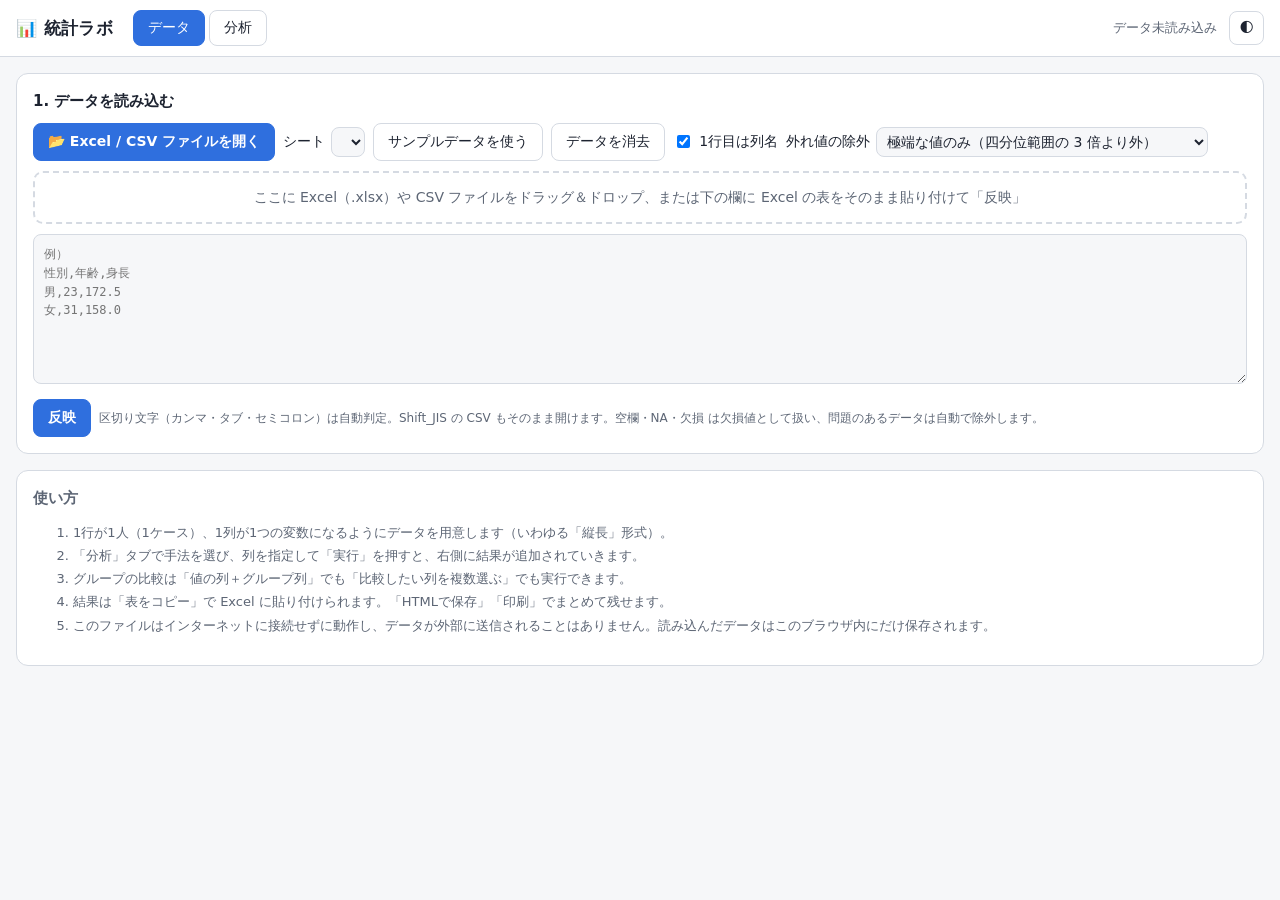
<file: stats/stat-lab.html>
<!doctype html>
<html lang="ja">
<head>
<meta charset="utf-8">
<meta name="viewport" content="width=device-width, initial-scale=1">
<title>統計ラボ</title>
<style id="mainStyle">
:root{
  --bg:#f6f7f9; --panel:#ffffff; --ink:#1d2330; --muted:#5d6675; --line:#d5dae2; --grid:#e8ebf0;
  --accent:#2f6fde; --accent-ink:#ffffff; --sig:#c0392b; --sig-bg:#fdeeee; --ns-bg:#eef3fb; --warn:#9a6700; --warn-bg:#fff6dd;
  --c1:#3b73d9; --c2:#e07b39; --c3:#2e9e6a; --c4:#b04fc2; --c5:#c9a227; --c6:#d1495b;
  --code:#f0f2f5;
  color-scheme: light;
}
@media (prefers-color-scheme: dark){
  :root:not([data-theme="light"]){
    --bg:#14171c; --panel:#1c2027; --ink:#e7eaf0; --muted:#9aa3b2; --line:#343b47; --grid:#2a303a;
    --accent:#6b9bff; --accent-ink:#0d1320; --sig:#ff8a7a; --sig-bg:#3a2220; --ns-bg:#1f2a3d; --warn:#ffcc66; --warn-bg:#3a3020;
    --c1:#6b9bff; --c2:#ff9f5a; --c3:#4fd18f; --c4:#d58ce6; --c5:#f0cc4f; --c6:#ff7a8a;
    --code:#262b34;
    color-scheme: dark;
  }
}
:root[data-theme="dark"]{
  --bg:#14171c; --panel:#1c2027; --ink:#e7eaf0; --muted:#9aa3b2; --line:#343b47; --grid:#2a303a;
  --accent:#6b9bff; --accent-ink:#0d1320; --sig:#ff8a7a; --sig-bg:#3a2220; --ns-bg:#1f2a3d; --warn:#ffcc66; --warn-bg:#3a3020;
  --c1:#6b9bff; --c2:#ff9f5a; --c3:#4fd18f; --c4:#d58ce6; --c5:#f0cc4f; --c6:#ff7a8a;
  --code:#262b34;
  color-scheme: dark;
}
*{box-sizing:border-box}
html,body{margin:0}
body{background:var(--bg);color:var(--ink);font-family:system-ui,-apple-system,"Hiragino Sans","Yu Gothic UI","Meiryo",sans-serif;font-size:14px;line-height:1.55}
button,select,input,textarea{font:inherit;color:inherit}
.top{position:sticky;top:0;z-index:5;display:flex;align-items:center;gap:12px;flex-wrap:wrap;padding:10px 16px;background:var(--panel);border-bottom:1px solid var(--line)}
.top h1{font-size:17px;margin:0 8px 0 0;letter-spacing:.02em}
.tabs{display:flex;gap:4px}
.tabs button{border:1px solid var(--line);background:transparent;padding:6px 14px;border-radius:8px;cursor:pointer}
.tabs button.on{background:var(--accent);color:var(--accent-ink);border-color:var(--accent)}
#dataInfo{color:var(--muted);font-size:13px;margin-left:auto}
#themeBtn{border:1px solid var(--line);background:transparent;border-radius:8px;padding:5px 9px;cursor:pointer}
main{padding:16px;max-width:1400px;margin:0 auto}
.view{display:none}
.view.on{display:block}
.panel{background:var(--panel);border:1px solid var(--line);border-radius:12px;padding:16px;margin-bottom:16px}
.panel h2{font-size:15px;margin:0 0 10px}
.toolbar{display:flex;flex-wrap:wrap;gap:8px;align-items:center;margin-bottom:10px}
.btn{display:inline-flex;align-items:center;gap:6px;border:1px solid var(--line);background:var(--panel);padding:7px 14px;border-radius:8px;cursor:pointer}
.btn:hover{border-color:var(--accent)}
.btn.primary{background:var(--accent);color:var(--accent-ink);border-color:var(--accent);font-weight:600}
.btn:disabled{opacity:.5;cursor:not-allowed}
.drop{border:2px dashed var(--line);border-radius:10px;padding:14px;text-align:center;color:var(--muted);margin-bottom:10px}
.drop.over{border-color:var(--accent);color:var(--accent)}
textarea#rawText{width:100%;min-height:150px;padding:10px;border:1px solid var(--line);border-radius:8px;background:var(--bg);font-family:ui-monospace,Consolas,monospace;font-size:12px;white-space:pre;overflow:auto}
.chips{display:flex;flex-wrap:wrap;gap:6px}
.chip{border:1px solid var(--line);border-radius:999px;padding:3px 10px;font-size:12px;background:var(--bg)}
.chip b{font-weight:600}
.chip .t{color:var(--muted)}
.tablewrap{overflow:auto;width:fit-content;max-width:100%;border:1px solid var(--line);border-radius:8px;margin:6px 0}
table{border-collapse:collapse;font-size:13px;font-variant-numeric:tabular-nums}
th,td{padding:5px 10px;border-bottom:1px solid var(--grid);text-align:right;white-space:nowrap}
th{background:var(--bg);font-weight:600;color:var(--muted)}
td:first-child,th:first-child{text-align:left}
td.l,th.l{text-align:left}
tr.sig td{background:var(--sig-bg)}
.preview th small{display:block;font-weight:400;font-size:11px}
.preview td.miss{color:var(--muted)}
.preview td.bad{color:var(--sig);text-decoration:line-through;background:var(--sig-bg)}
.preview td.out{color:var(--warn);text-decoration:line-through;background:var(--warn-bg)}
.report ul{margin:6px 0 10px;padding-left:20px}
.report li{margin:3px 0}
.report .ok{color:var(--c3);font-weight:600}
.report details{margin:4px 0}
.report summary{cursor:pointer;color:var(--muted);font-size:12.5px}
.report h3{font-size:13.5px;margin:12px 0 4px}
.layout{display:grid;grid-template-columns:320px minmax(0,1fr);gap:16px;align-items:start}
@media (max-width:860px){.layout{grid-template-columns:minmax(0,1fr)}}
aside.panel{position:sticky;top:70px;max-height:calc(100vh - 86px);overflow:auto}
@media (max-width:860px){aside.panel{position:static;max-height:none}}
.field{margin-bottom:12px}
.field>label{display:block;font-size:12px;color:var(--muted);margin-bottom:4px;font-weight:600}
.field select,.field input[type=number]{width:100%;padding:7px 8px;border:1px solid var(--line);border-radius:8px;background:var(--bg)}
.checks{display:flex;flex-direction:column;gap:2px;max-height:200px;overflow:auto;border:1px solid var(--line);border-radius:8px;padding:6px 8px;background:var(--bg)}
.checks label,.inline{display:flex;gap:6px;align-items:center;cursor:pointer}
#anaSelect{width:100%;padding:8px;border:1px solid var(--line);border-radius:8px;background:var(--bg);font-weight:600}
#anaDesc{color:var(--muted);font-size:12.5px;margin:8px 0 14px}
.outbar{display:flex;gap:8px;flex-wrap:wrap;margin-bottom:12px}
.empty{color:var(--muted);text-align:center;padding:40px 10px;border:1px dashed var(--line);border-radius:12px}
.card{background:var(--panel);border:1px solid var(--line);border-radius:12px;padding:14px 16px;margin-bottom:16px}
.card>header{display:flex;align-items:center;gap:8px;margin-bottom:8px;flex-wrap:wrap}
.card>header h3{margin:0;font-size:15px}
.card>header .time{color:var(--muted);font-size:12px;margin-right:auto}
.card>header button{border:1px solid var(--line);background:transparent;border-radius:6px;padding:2px 8px;cursor:pointer;font-size:12px}
.card h4{font-size:13px;margin:14px 0 6px;color:var(--muted)}
.card .sub{color:var(--muted);font-size:12.5px;margin:0 0 6px}
.verdict{padding:8px 12px;border-radius:8px;margin:10px 0;background:var(--ns-bg)}
.verdict.sig{background:var(--sig-bg)}
.verdict b{color:var(--ink)}
.verdict.sig b{color:var(--sig)}
.note{font-size:12px;color:var(--muted);margin:6px 0}
.warn{font-size:12.5px;color:var(--warn);background:var(--warn-bg);padding:6px 10px;border-radius:8px;margin:8px 0}
.err{color:var(--sig);background:var(--sig-bg);padding:8px 12px;border-radius:8px}
.charts{display:flex;flex-wrap:wrap;gap:12px}
.chart{width:100%;max-width:560px;height:auto;display:block}
.charts .chart{flex:1 1 380px}
.chart text{fill:var(--muted);font-size:11px;font-family:inherit}
.chart text.lab{fill:var(--ink);font-size:12px}
.chart text.ttl{fill:var(--ink);font-size:12px;font-weight:600}
.chart .grid{stroke:var(--grid);stroke-width:1}
.chart .axis{stroke:var(--line);stroke-width:1}
.chart .ref{stroke:var(--muted);stroke-width:1.2;stroke-dasharray:4 3;fill:none}
.legend{display:flex;flex-wrap:wrap;gap:10px;font-size:12px;color:var(--muted);margin-top:4px}
.legend i{display:inline-block;width:10px;height:10px;border-radius:2px;margin-right:4px;vertical-align:-1px}
.help{font-size:13px;color:var(--muted)}
.help li{margin:3px 0}
code{background:var(--code);padding:1px 5px;border-radius:4px;font-size:12px}
.star{color:var(--sig);font-weight:700}
@media print{
  .top,aside,.outbar,#view-data,.card>header button{display:none!important}
  .layout{display:block}
  .view{display:block}
  body{background:#fff}
  .card{break-inside:avoid;border-color:#ccc}
}
</style>
</head>
<body>
<div class="top">
  <h1>📊 統計ラボ</h1>
  <div class="tabs">
    <button data-view="data" class="on">データ</button>
    <button data-view="analysis">分析</button>
  </div>
  <span id="dataInfo">データ未読み込み</span>
  <button id="themeBtn" title="表示テーマを切り替え">🌓</button>
</div>

<main>
<!-- ============ データ ============ -->
<section id="view-data" class="view on">
  <div class="panel">
    <h2>1. データを読み込む</h2>
    <div class="toolbar">
      <label class="btn primary">📂 Excel / CSV ファイルを開く<input type="file" id="fileInput" accept=".xlsx,.xlsm,.csv,.tsv,.txt,text/csv,text/plain,application/vnd.openxmlformats-officedocument.spreadsheetml.sheet" hidden></label>
      <label class="inline" id="sheetWrap" hidden>シート <select id="sheetSel" style="padding:5px 6px;border:1px solid var(--line);border-radius:8px;background:var(--bg)"></select></label>
      <button class="btn" id="sampleBtn">サンプルデータを使う</button>
      <button class="btn" id="clearBtn">データを消去</button>
      <label class="inline"><input type="checkbox" id="hasHeader" checked> 1行目は列名</label>
      <label class="inline">外れ値の除外
        <select id="outlierSel" style="padding:5px 6px;border:1px solid var(--line);border-radius:8px;background:var(--bg)">
          <option value="iqr3" selected>極端な値のみ（四分位範囲の 3 倍より外）</option>
          <option value="iqr15">箱ひげ図の基準（四分位範囲の 1.5 倍より外）</option>
          <option value="none">しない</option>
          <option value="sd3">平均 ± 3 標準偏差より外</option>
        </select></label>
    </div>
    <div class="drop" id="drop">ここに Excel（.xlsx）や CSV ファイルをドラッグ＆ドロップ、または下の欄に Excel の表をそのまま貼り付けて「反映」</div>
    <textarea id="rawText" spellcheck="false" placeholder="例）&#10;性別,年齢,身長&#10;男,23,172.5&#10;女,31,158.0"></textarea>
    <div class="toolbar" style="margin-top:8px;margin-bottom:0">
      <button class="btn primary" id="applyBtn">反映</button>
      <span class="note">区切り文字（カンマ・タブ・セミコロン）は自動判定。Shift_JIS の CSV もそのまま開けます。空欄・NA・欠損 は欠損値として扱い、問題のあるデータは自動で除外します。</span>
    </div>
  </div>

  <div class="panel report" id="reportPanel" hidden>
    <h2>データのチェック（自動除外）</h2>
    <div id="report"></div>
  </div>

  <div class="panel" id="summaryPanel" hidden>
    <h2>2. 列の一覧</h2>
    <div class="chips" id="colSummary"></div>
    <p class="note">数値以外を含む列は「カテゴリ」（グループ分けに使う列）として扱います。数値の列もグループ列として選べます。</p>
  </div>

  <div class="panel" id="previewPanel" hidden>
    <h2>3. プレビュー <span class="note" id="previewNote"></span></h2>
    <div class="tablewrap preview" id="preview"></div>
  </div>

  <div class="panel help">
    <h2>使い方</h2>
    <ol>
      <li>1行が1人（1ケース）、1列が1つの変数になるようにデータを用意します（いわゆる「縦長」形式）。</li>
      <li>「分析」タブで手法を選び、列を指定して「実行」を押すと、右側に結果が追加されていきます。</li>
      <li>グループの比較は「値の列＋グループ列」でも「比較したい列を複数選ぶ」でも実行できます。</li>
      <li>結果は「表をコピー」で Excel に貼り付けられます。「HTMLで保存」「印刷」でまとめて残せます。</li>
      <li>このファイルはインターネットに接続せずに動作し、データが外部に送信されることはありません。読み込んだデータはこのブラウザ内にだけ保存されます。</li>
    </ol>
  </div>
</section>

<!-- ============ 分析 ============ -->
<section id="view-analysis" class="view">
  <div class="layout">
    <aside class="panel">
      <select id="anaSelect"></select>
      <div id="anaDesc"></div>
      <form id="anaForm" onsubmit="return false"></form>
      <div class="field">
        <label>有意水準 α</label>
        <select id="alphaSel"><option value="0.05" selected>0.05（信頼区間 95%）</option><option value="0.01">0.01（信頼区間 99%）</option><option value="0.1">0.10（信頼区間 90%）</option></select>
      </div>
      <button class="btn primary" id="runBtn" style="width:100%;justify-content:center">▶ 実行</button>
    </aside>
    <div>
      <div class="outbar">
        <button class="btn" id="saveBtn">💾 結果をHTMLで保存</button>
        <button class="btn" id="printBtn">🖨 印刷 / PDF</button>
        <button class="btn" id="clearOutBtn">結果をすべて消去</button>
      </div>
      <div id="results"><div class="empty" id="emptyMsg">左で分析を選んで「実行」すると、ここに結果が表示されます。</div></div>
    </div>
  </div>
</section>
</main>

<script>
'use strict';
/* =====================================================================
   数学・分布関数
   ===================================================================== */
const LG=[0.99999999999980993,676.5203681218851,-1259.1392167224028,771.32342877765313,-176.61502916214059,12.507343278686905,-0.13857109526572012,9.9843695780195716e-6,1.5056327351493116e-7];
function lgamma(x){
  if(x<0.5) return Math.log(Math.PI/Math.abs(Math.sin(Math.PI*x)))-lgamma(1-x);
  x-=1; let a=LG[0]; const t=x+7.5;
  for(let i=1;i<9;i++) a+=LG[i]/(x+i);
  return 0.5*Math.log(2*Math.PI)+(x+0.5)*Math.log(t)-t+Math.log(a);
}
function betacf(a,b,x){
  const FP=1e-300; const qab=a+b,qap=a+1,qam=a-1;
  let c=1,d=1-qab*x/qap; if(Math.abs(d)<FP)d=FP; d=1/d; let h=d;
  for(let m=1;m<=500;m++){
    const m2=2*m;
    let aa=m*(b-m)*x/((qam+m2)*(a+m2));
    d=1+aa*d; if(Math.abs(d)<FP)d=FP; c=1+aa/c; if(Math.abs(c)<FP)c=FP; d=1/d; h*=d*c;
    aa=-(a+m)*(qab+m)*x/((a+m2)*(qap+m2));
    d=1+aa*d; if(Math.abs(d)<FP)d=FP; c=1+aa/c; if(Math.abs(c)<FP)c=FP; d=1/d;
    const del=d*c; h*=del; if(Math.abs(del-1)<1e-15) break;
  }
  return h;
}
/* 正則化不完全ベータ関数 I_x(a,b) */
function ibeta(x,a,b){
  if(x<=0) return 0; if(x>=1) return 1;
  const bt=Math.exp(lgamma(a+b)-lgamma(a)-lgamma(b)+a*Math.log(x)+b*Math.log(1-x));
  return x<(a+1)/(a+b+2) ? bt*betacf(a,b,x)/a : 1-bt*betacf(b,a,1-x)/b;
}
/* 正則化不完全ガンマ関数：上側 Q(a,x) */
function gammq(a,x){
  if(x<=0) return 1;
  if(!isFinite(x)) return 0;
  if(x<a+1){
    let ap=a,sum=1/a,del=sum;
    for(let n=0;n<2000;n++){ap++;del*=x/ap;sum+=del;if(Math.abs(del)<Math.abs(sum)*1e-16)break;}
    return 1-sum*Math.exp(-x+a*Math.log(x)-lgamma(a));
  }
  let b=x+1-a,c=1e300,d=1/b,h=d;
  for(let i=1;i<2000;i++){
    const an=-i*(i-a); b+=2; d=an*d+b; if(Math.abs(d)<1e-300)d=1e-300;
    c=b+an/c; if(Math.abs(c)<1e-300)c=1e-300; d=1/d; const del=d*c; h*=del; if(Math.abs(del-1)<1e-16)break;
  }
  return Math.exp(-x+a*Math.log(x)-lgamma(a))*h;
}
function normCdf(z){ if(!isFinite(z)) return z>0?1:0; const q=0.5*gammq(0.5,z*z/2); return z<0?q:1-q; }
function normUpper(z){ return normCdf(-z); }
function normInv(p){
  if(p<=0) return -Infinity; if(p>=1) return Infinity;
  const a=[-3.969683028665376e+01,2.209460984245205e+02,-2.759285104469687e+02,1.383577518672690e+02,-3.066479806614716e+01,2.506628277459239e+00];
  const b=[-5.447609879822406e+01,1.615858368580409e+02,-1.556989798598866e+02,6.680131188771972e+01,-1.328068155288572e+01];
  const c=[-7.784894002430293e-03,-3.223964580411365e-01,-2.400758277161838e+00,-2.549732539343734e+00,4.374664141464968e+00,2.938163982698783e+00];
  const d=[7.784695709041462e-03,3.224671290700398e-01,2.445134137142996e+00,3.754408661907416e+00];
  const pl=0.02425; let q,r,x;
  if(p<pl){q=Math.sqrt(-2*Math.log(p));x=(((((c[0]*q+c[1])*q+c[2])*q+c[3])*q+c[4])*q+c[5])/((((d[0]*q+d[1])*q+d[2])*q+d[3])*q+1);}
  else if(p<=1-pl){q=p-0.5;r=q*q;x=(((((a[0]*r+a[1])*r+a[2])*r+a[3])*r+a[4])*r+a[5])*q/(((((b[0]*r+b[1])*r+b[2])*r+b[3])*r+b[4])*r+1);}
  else {q=Math.sqrt(-2*Math.log(1-p));x=-(((((c[0]*q+c[1])*q+c[2])*q+c[3])*q+c[4])*q+c[5])/((((d[0]*q+d[1])*q+d[2])*q+d[3])*q+1);}
  const e=normCdf(x)-p, u=e*Math.sqrt(2*Math.PI)*Math.exp(x*x/2);
  return x-u/(1+x*u/2);
}
function tCdf(t,df){ const tail=0.5*ibeta(df/(df+t*t),df/2,0.5); return t>0?1-tail:tail; }
function tP2(t,df){ if(!isFinite(t)) return 0; return ibeta(df/(df+t*t),df/2,0.5); }   // 両側p
function tInv(p,df){
  let lo=-1,hi=1;
  while(tCdf(lo,df)>p) lo*=2;
  while(tCdf(hi,df)<p) hi*=2;
  for(let i=0;i<200;i++){const m=(lo+hi)/2; if(tCdf(m,df)<p) lo=m; else hi=m; if(hi-lo<1e-12) break;}
  return (lo+hi)/2;
}
function fUpper(F,d1,d2){ if(!(F>0)) return 1; if(!isFinite(F)) return 0; return ibeta(d2/(d2+d1*F),d2/2,d1/2); }
function chi2Upper(x,k){ return gammq(k/2,x/2); }
function poly(c,x){ let r=0; for(let i=c.length-1;i>=0;i--) r=r*x+c[i]; return r; }

/* =====================================================================
   基本統計
   ===================================================================== */
const sum=a=>{let s=0;for(const v of a)s+=v;return s;};
const mean=a=>sum(a)/a.length;
function variance(a){ const m=mean(a); let s=0; for(const v of a) s+=(v-m)*(v-m); return s/(a.length-1); }
const sd=a=>Math.sqrt(variance(a));
function quantile(sorted,p){ const n=sorted.length; if(!n) return NaN; const h=(n-1)*p, lo=Math.floor(h); return lo+1<n ? sorted[lo]+(h-lo)*(sorted[lo+1]-sorted[lo]) : sorted[lo]; }
function median(a){ return quantile([...a].sort((x,y)=>x-y),0.5); }
function describe(a,alpha){
  const n=a.length, s=[...a].sort((x,y)=>x-y);
  const o={n, min:s[0], max:s[n-1], q1:quantile(s,.25), med:quantile(s,.5), q3:quantile(s,.75)};
  o.mean=n?mean(a):NaN; o.sd=n>1?sd(a):NaN; o.var=o.sd*o.sd; o.se=o.sd/Math.sqrt(n);
  if(n>1){ const tc=tInv(1-alpha/2,n-1); o.ciLo=o.mean-tc*o.se; o.ciHi=o.mean+tc*o.se; } else {o.ciLo=o.ciHi=NaN;}
  if(n>2 && o.sd>0){ let s3=0; for(const v of a) s3+=((v-o.mean)/o.sd)**3; o.skew=n/((n-1)*(n-2))*s3; } else o.skew=NaN;
  if(n>3 && o.sd>0){ let s4=0; for(const v of a) s4+=((v-o.mean)/o.sd)**4; o.kurt=n*(n+1)/((n-1)*(n-2)*(n-3))*s4-3*(n-1)**2/((n-2)*(n-3)); } else o.kurt=NaN;
  return o;
}
/* 順位（同順位は平均順位） */
function rank(arr){
  const idx=arr.map((v,i)=>[v,i]).sort((p,q)=>p[0]-q[0]); const r=new Array(arr.length); let ties=0;
  for(let i=0;i<idx.length;){ let j=i; while(j+1<idx.length&&idx[j+1][0]===idx[i][0]) j++;
    const avg=(i+j)/2+1; for(let k=i;k<=j;k++) r[idx[k][1]]=avg; const t=j-i+1; if(t>1) ties+=t*t*t-t; i=j+1; }
  return {r,ties};
}
function pearson(x,y){
  const n=x.length, mx=mean(x), my=mean(y); let sxy=0,sxx=0,syy=0;
  for(let i=0;i<n;i++){const dx=x[i]-mx,dy=y[i]-my; sxy+=dx*dy; sxx+=dx*dx; syy+=dy*dy;}
  return sxy/Math.sqrt(sxx*syy);
}
function corrTest(r,n){ if(n<3||!isFinite(r)) return {t:NaN,p:NaN}; if(Math.abs(r)>=1) return {t:Infinity,p:0}; const t=r*Math.sqrt((n-2)/(1-r*r)); return {t,p:tP2(t,n-2)}; }
function holm(ps){
  const m=ps.length, o=ps.map((p,i)=>[p,i]).sort((a,b)=>a[0]-b[0]), adj=new Array(m); let run=0;
  o.forEach(([p,i],k)=>{ run=Math.max(run,Math.min(1,(m-k)*p)); adj[i]=run; });
  return adj;
}
function anova1(groups){
  const all=groups.flat(), N=all.length, k=groups.length, gm=mean(all);
  let ssb=0,ssw=0;
  for(const g of groups){ const m=mean(g); ssb+=g.length*(m-gm)**2; for(const v of g) ssw+=(v-m)**2; }
  const dfb=k-1, dfw=N-k, msb=ssb/dfb, msw=ssw/dfw, F=msb/msw;
  return {ssb,ssw,sst:ssb+ssw,dfb,dfw,msb,msw,F,p:fUpper(F,dfb,dfw),eta2:ssb/(ssb+ssw),omega2:(ssb-dfb*msw)/(ssb+ssw+msw),N,k};
}
function levene(groups){ // Brown–Forsythe（中央値版）
  return anova1(groups.map(g=>{const md=median(g); return g.map(v=>Math.abs(v-md));}));
}
function welchAnova(groups){
  const k=groups.length; const st=groups.map(g=>({n:g.length,m:mean(g),v:variance(g)}));
  if(st.some(s=>!(s.v>0))) return null;
  const w=st.map(s=>s.n/s.v), W=sum(w), mw=sum(st.map((s,i)=>w[i]*s.m))/W;
  const A=sum(st.map((s,i)=>w[i]*(s.m-mw)**2))/(k-1);
  const tmp=sum(st.map((s,i)=>(1-w[i]/W)**2/(s.n-1)));
  const B=1+2*(k-2)/(k*k-1)*tmp, F=A/B, df2=(k*k-1)/(3*tmp);
  return {F,df1:k-1,df2,p:fUpper(F,k-1,df2)};
}
function shapiro(x){
  const n=x.length; if(n<3||n>5000) return null;
  const s=[...x].sort((a,b)=>a-b), m0=mean(s); let ssq=0; for(const v of s) ssq+=(v-m0)**2; if(!(ssq>0)) return null;
  const m=[]; for(let i=0;i<n;i++) m.push(normInv((i+1-0.375)/(n+0.25)));
  const summ2=sum(m.map(v=>v*v)), ssumm2=Math.sqrt(summ2), u=1/Math.sqrt(n), a=new Array(n).fill(0);
  if(n===3){ a[0]=-Math.SQRT1_2; a[2]=Math.SQRT1_2; }
  else{
    const an=m[n-1]/ssumm2+poly([0,0.221157,-0.147981,-2.071190,4.434685,-2.706056],u);
    let phi,i1;
    if(n>5){
      const an1=m[n-2]/ssumm2+poly([0,0.042981,-0.293762,-1.752461,5.682633,-3.582633],u);
      phi=(summ2-2*m[n-1]**2-2*m[n-2]**2)/(1-2*an**2-2*an1**2);
      a[n-1]=an;a[0]=-an;a[n-2]=an1;a[1]=-an1;i1=2;
    } else { phi=(summ2-2*m[n-1]**2)/(1-2*an**2); a[n-1]=an;a[0]=-an;i1=1; }
    const sp=Math.sqrt(phi); for(let i=i1;i<n-i1;i++) a[i]=m[i]/sp;
  }
  let num=0; for(let i=0;i<n;i++) num+=a[i]*s[i];
  let W=Math.min(1,num*num/ssq), p;
  if(n===3){ p=Math.max(0,Math.min(1,6/Math.PI*(Math.asin(Math.sqrt(W))-Math.asin(Math.sqrt(0.75))))); }
  else{
    const w1=Math.log(1-W); let z;
    if(n<=11){
      const g=poly([-2.273,0.459],n);
      if(w1>=g) return {W,p:0};
      const y=-Math.log(g-w1), mm=poly([0.5440,-0.39978,0.025054,-6.714e-4],n), ss=Math.exp(poly([1.3822,-0.77857,0.062767,-0.0020322],n));
      z=(y-mm)/ss;
    } else {
      const L=Math.log(n), mm=poly([-1.5861,-0.31082,-0.083751,0.0038915],L), ss=Math.exp(poly([-0.4803,-0.082676,0.0030302],L));
      z=(w1-mm)/ss;
    }
    p=normUpper(z);
  }
  return {W,p};
}
function invert(A){
  const n=A.length, M=A.map((r,i)=>[...r,...Array.from({length:n},(_,j)=>i===j?1:0)]);
  for(let c=0;c<n;c++){
    let piv=c; for(let r=c+1;r<n;r++) if(Math.abs(M[r][c])>Math.abs(M[piv][c])) piv=r;
    if(Math.abs(M[piv][c])<1e-12*Math.max(1,Math.abs(A[c][c]))) throw new Error('説明変数どうしが完全に相関している（多重共線性）か、値が一定の列があります。');
    [M[c],M[piv]]=[M[piv],M[c]];
    const d=M[c][c]; for(let j=0;j<2*n;j++) M[c][j]/=d;
    for(let r=0;r<n;r++) if(r!==c){ const f=M[r][c]; if(f) for(let j=0;j<2*n;j++) M[r][j]-=f*M[c][j]; }
  }
  return M.map(r=>r.slice(n));
}
function ols(y,X){ // X は切片列を含む
  const n=y.length,p=X[0].length;
  const XtX=Array.from({length:p},()=>new Array(p).fill(0)), Xty=new Array(p).fill(0);
  for(let i=0;i<n;i++) for(let a=0;a<p;a++){ Xty[a]+=X[i][a]*y[i]; for(let b=0;b<p;b++) XtX[a][b]+=X[i][a]*X[i][b]; }
  const inv=invert(XtX), b=inv.map(r=>sum(r.map((v,j)=>v*Xty[j])));
  const fit=X.map(r=>sum(r.map((v,j)=>v*b[j]))), res=y.map((v,i)=>v-fit[i]);
  const my=mean(y), sse=sum(res.map(r=>r*r)), sst=sum(y.map(v=>(v-my)**2)), dfr=n-p, mse=sse/dfr;
  return {b,se:inv.map((r,i)=>Math.sqrt(mse*r[i])),fit,res,sse,sst,ssr:sst-sse,dfr,dfm:p-1,mse,r2:1-sse/sst,n,p};
}
/* ---- おまかせ検定・反復測定用の検定関数 ---- */
function welchTest(a,b){
  const n1=a.length,n2=b.length,m1=mean(a),m2=mean(b),v1=variance(a),v2=variance(b);
  const se=Math.sqrt(v1/n1+v2/n2), t=(m1-m2)/se, df=(v1/n1+v2/n2)**2/((v1/n1)**2/(n1-1)+(v2/n2)**2/(n2-1));
  return {t,df,se,diff:m1-m2,p:tP2(t,df),d:(m1-m2)/Math.sqrt(((n1-1)*v1+(n2-1)*v2)/(n1+n2-2))};
}
function mwTest(a,b){
  const n1=a.length,n2=b.length,N=n1+n2,{r,ties}=rank([...a,...b]),U1=sum(r.slice(0,n1))-n1*(n1+1)/2,mu=n1*n2/2;
  const sg=Math.sqrt(n1*n2/12*((N+1)-ties/(N*(N-1)))), z=sg>0?Math.max(0,Math.abs(U1-mu)-0.5)/sg:0;
  return {U:Math.min(U1,n1*n2-U1),z,p:sg>0?2*normUpper(z):1,r:z/Math.sqrt(N)};
}
function kwTest(vs){
  const all=vs.flat(),N=all.length,{r,ties}=rank(all); let off=0,Hs=0;
  vs.forEach(g=>{ const s=sum(r.slice(off,off+g.length)); off+=g.length; Hs+=s*s/g.length; });
  let H=12/(N*(N+1))*Hs-3*(N+1); const C=1-ties/(N**3-N); if(C>0) H/=C;
  const df=vs.length-1; return {H,df,p:chi2Upper(H,df),eps:H/(N-1)};
}
function pairedTTest(x,y){
  const d=x.map((v,i)=>y[i]-v),n=d.length,md=mean(d),sdd=sd(d),t=md/(sdd/Math.sqrt(n));
  return {t,df:n-1,p:tP2(t,n-1),md,sdd,dz:md/sdd,n};
}
function wilcoxonTest(x,y){
  const d=x.map((v,i)=>y[i]-v).filter(v=>v!==0),n=d.length; if(!n) return {Wp:0,Wm:0,z:0,p:1,r:0,n:0};
  const {r,ties}=rank(d.map(Math.abs)); let Wp=0,Wm=0; d.forEach((v,i)=>{ if(v>0) Wp+=r[i]; else Wm+=r[i]; });
  const mu=n*(n+1)/4,vr=n*(n+1)*(2*n+1)/24-ties/48,z=vr>0?Math.max(0,Math.abs(Wp-mu)-0.5)/Math.sqrt(vr):0;
  return {Wp,Wm,z,p:vr>0?2*normUpper(z):1,r:z/Math.sqrt(n),n};
}
/* 反復測定の一元配置分散分析（Greenhouse–Geisser 補正つき）。Y は n 行 × k 列 */
function rmAnova(Y){
  const n=Y.length,k=Y[0].length,G=mean(Y.flat());
  const mj=Array.from({length:k},(_,j)=>mean(Y.map(r=>r[j]))), mi=Y.map(r=>mean(r));
  const SSc=n*sum(mj.map(m=>(m-G)**2)), SSs=k*sum(mi.map(m=>(m-G)**2)), SSt=sum(Y.flat().map(v=>(v-G)**2)), SSe=SSt-SSc-SSs;
  const df1=k-1, df2=(k-1)*(n-1), F=(SSc/df1)/(SSe/df2);
  const S=Array.from({length:k},(_,a)=>Array.from({length:k},(_,b)=>sum(Y.map(r=>(r[a]-mj[a])*(r[b]-mj[b])))/(n-1)));
  const rm=S.map(r=>mean(r)), gm=mean(rm), Sc=S.map((r,a)=>r.map((v,b)=>v-rm[a]-rm[b]+gm));
  let tr=0,sq=0; for(let a=0;a<k;a++){ tr+=Sc[a][a]; for(let b=0;b<k;b++) sq+=Sc[a][b]**2; }
  const eps=Math.min(1,Math.max(1/(k-1),tr*tr/((k-1)*sq)));
  return {n,k,SSc,SSs,SSe,SSt,df1,df2,F,p:fUpper(F,df1,df2),eps,pGG:fUpper(F,eps*df1,eps*df2),eta2p:SSc/(SSc+SSe),means:mj};
}
function friedmanTest(Y){
  const n=Y.length,k=Y[0].length,R=new Array(k).fill(0); let T=0;
  for(const row of Y){ const rk=rank(row); rk.r.forEach((v,j)=>R[j]+=v); T+=rk.ties; }
  let Q=12/(n*k*(k+1))*sum(R.map(x=>x*x))-3*n*(k+1); const C=1-T/(n*k*(k*k-1)); if(C>0) Q/=C;
  return {Q,df:k-1,p:chi2Upper(Q,k-1),W:Q/(n*(k-1)),meanRank:R.map(x=>x/n),n,k};
}
function completeRows(cols){ const cs=cols.map(numOf),Y=[]; for(let i=0;i<cs[0].length;i++) if(cs.every(c=>Number.isFinite(c[i]))) Y.push(cs.map(c=>c[i])); return Y; }
/* 正規性の判定：Shapiro–Wilk で否定されない、または n≥30 で歪みが小さい（中心極限定理により t 検定などが頑健） */
function normalCheck(v){
  const sw=shapiro(v), d=describe(v,ALPHA()), swOk=!!sw&&sw.p>=ALPHA(), clt=!swOk&&v.length>=30&&Math.abs(d.skew)<1;
  return {ok:swOk||clt,clt,sw,skew:d.skew,n:v.length};
}
const isOrdinal=v=>v.length>0&&v.every(Number.isInteger)&&new Set(v).size<=7;
function crossTab(a,b){
  const R=new Map(),C=new Map(),cell=new Map(); let N=0;
  for(let i=0;i<a.length;i++){ if(isMissing(a[i])||isMissing(b[i])) continue; N++; R.set(a[i],(R.get(a[i])||0)+1); C.set(b[i],(C.get(b[i])||0)+1); const k=a[i]+'\u0000'+b[i]; cell.set(k,(cell.get(k)||0)+1); }
  const rn=[...R.keys()].sort(natSort), cn=[...C.keys()].sort(natSort);
  const O=rn.map(r=>cn.map(c=>cell.get(r+'\u0000'+c)||0)), E=rn.map(r=>cn.map(c=>R.get(r)*C.get(c)/N));
  let chi=0,small=0; for(let i=0;i<rn.length;i++) for(let j=0;j<cn.length;j++){ chi+=(O[i][j]-E[i][j])**2/E[i][j]; if(E[i][j]<5) small++; }
  const df=(rn.length-1)*(cn.length-1);
  return {rn,cn,O,E,N,chi,df,p:chi2Upper(chi,df),small,V:Math.sqrt(chi/(N*(Math.min(rn.length,cn.length)-1))),fisherP:rn.length===2&&cn.length===2?fisher2x2(O[0][0],O[0][1],O[1][0],O[1][1]):null};
}
/* 群分けのルールから群の列を作る（数値の列は区切り値・中央値で区分） */
function makeGroupColumn(o){
  const c=colByName(o.group); if(!c) throw new Error('群分けに使う列を選んでください。');
  const levels=new Set(c.raw.filter(s=>!isMissing(s)));
  const useAsIs=!c.isNum||o.split==='asis'||(o.split==='auto'&&levels.size<=6);
  if(useAsIs){ if(levels.size>12) throw new Error(`「${o.group}」には ${levels.size} 種類の値があり、群が多すぎます。数値の列なら「群の分け方」で区切り値を指定してください。`); return {name:o.group,rule:`「${o.group}」の値ごと（${[...levels].sort(natSort).slice(0,8).join('・')}${levels.size>8?'…':''}）`}; }
  let cuts;
  if(o.split==='cut'){
    cuts=String(o.cuts||'').normalize('NFKC').split(/[,、\s]+/).filter(Boolean).map(Number);
    if(!cuts.length||cuts.some(x=>!Number.isFinite(x))) throw new Error('区切り値を数値で入力してください（例：40 や 30,50）。');
    cuts=[...new Set(cuts)].sort((a,b)=>a-b);
  } else cuts=[median(c.num.filter(Number.isFinite))];
  const lab=(i)=>`${i+1}: `+(i===0?`${tl(cuts[0])}未満`:i===cuts.length?`${tl(cuts[i-1])}以上`:`${tl(cuts[i-1])}以上${tl(cuts[i])}未満`);
  const name=`${o.group}（${o.split==='cut'?cuts.map(tl).join('・')+' で区分':'中央値 '+tl(cuts[0])+' で 2 分割'}）`;
  const raw=c.num.map(v=>{ if(!Number.isFinite(v)) return ''; let i=0; while(i<cuts.length&&v>=cuts[i]) i++; return lab(i); });
  const col={name,raw,num:null,isNum:false,missing:raw.filter(s=>s==='').length,bad:new Map(),out:new Map(),derived:true};
  const ix=DATA.cols.findIndex(x=>x.name===name); if(ix>=0) DATA.cols[ix]=col; else DATA.cols.push(col);
  return {name,rule:`「${o.group}」を ${o.split==='cut'?'区切り値 '+cuts.map(tl).join('・'):'中央値 '+tl(cuts[0])} で区分`};
}
function defaultTargets(o){
  if(!DATA) return [];
  return DATA.cols.filter(c=>{
    if(c.derived||c.name===o.group||ID_RE.test(c.name)) return false;
    if(c.isNum) return !c.num.every((v,i)=>v===i+1||v===i);
    const lv=new Set(c.raw.filter(s=>!isMissing(s))).size; return lv>=2&&lv<=10;   // 自由記述のような列は除く
  }).map(c=>c.name);
}

function fisher2x2(a,b,c,d){
  const r1=a+b,r2=c+d,c1=a+c,n=r1+r2,lf=k=>lgamma(k+1);
  const pr=x=>Math.exp(lf(r1)+lf(r2)+lf(c1)+lf(n-c1)-lf(n)-lf(x)-lf(r1-x)-lf(c1-x)-lf(r2-c1+x));
  const p0=pr(a); let p=0;
  for(let x=Math.max(0,c1-r2);x<=Math.min(r1,c1);x++){ const px=pr(x); if(px<=p0*(1+1e-7)) p+=px; }
  return Math.min(1,p);
}

/* =====================================================================
   データ管理
   ===================================================================== */
const MISSING=new Set(['','na','n/a','nan','null','none','.','-','欠損','欠測','無回答','未回答','該当なし']);
const isExcelErr=s=>/^#(n\/a|value!|div\/0!|ref!|name\?|num!|null!|spill!|calc!)$/i.test(String(s).trim())||/^#{2,}$/.test(String(s).trim());
const isMissing=s=>{ const t=String(s).trim().toLowerCase(); return MISSING.has(t)||isExcelErr(t); };
/* 表記の正規化：全角英数→半角、各種ダッシュ→-、連続空白→1つ */
function norm(s){ return String(s??'').normalize('NFKC').replace(/[‐-―−ーｰ](?=\s*[\d.])/g,'-').replace(/[‐-―−]/g,'-').replace(/\s+/g,' ').trim(); }
/* 単位・通貨記号つきの数値（23歳・170cm・12%・¥1,200 など） */
function toNumUnit(s){
  const t=s.replace(/^[¥$€£]\s*/,'').replace(/^(約|およそ)/,'').replace(/\s*(%|‰|[a-zA-Zµ°]{1,4}|[\u3040-\u30ff\u4e00-\u9fff]{1,3}(\/[\u3040-\u30ff\u4e00-\u9fff]{1,2})?)$/,'');
  if(t===s||t==='') return null;
  const v=toNum(t); return (v===null||Number.isNaN(v))?null:v;
}
function toNum(s){
  if(s===''||isMissing(s)) return NaN;
  let t=s.replace(/^\+/,'');
  if(/^-?\d{1,3}(,\d{3})+(\.\d+)?$/.test(t)) t=t.replace(/,/g,'');   // 1,234 のような桁区切り
  if(!/^-?(\d+\.?\d*|\.\d+)([eE][-+]?\d+)?$/.test(t)) return null;
  const v=Number(t); return Number.isFinite(v)?v:null;
}
let DATA=null; // {cols:[{name,raw,num,isNum,missing,bad,out}], n, report}

function parseText(text){
  text=text.replace(/^﻿/,'');
  const firstLines=text.split(/\r?\n/).filter(l=>l.trim()).slice(0,30);
  let delim=null, bestScore=0;
  for(const d of ['\t',',',';']){   // いちばん多くの行で同じ列数になる区切り文字を選ぶ（タイトル行があっても判定できる）
    const freq={}; firstLines.forEach(l=>{ const c=l.split(d).length; if(c>1) freq[c]=(freq[c]||0)+1; });
    const top=Object.entries(freq).sort((a,b)=>b[1]-a[1]||b[0]-a[0])[0];
    if(top){ const score=top[1]*1000+Number(top[0]); if(score>bestScore){ bestScore=score; delim=d; } }
  }
  if(!delim) delim=firstLines.filter(l=>/\S\s+\S/.test(l.trim())).length>firstLines.length/2?'ws':',';
  const rows=[];
  if(delim==='ws'){ text.split(/\r?\n/).forEach((l,i)=>{ if(l.trim()){ const r=l.trim().split(/\s+/); r.line=i+1; rows.push(r); } }); return rows; }
  let row=[],f='',q=false,line=1,rowLine=1;
  for(let i=0;i<text.length;i++){
    const ch=text[i];
    if(q){ if(ch==='"'){ if(text[i+1]==='"'){f+='"';i++;} else q=false; } else { if(ch==='\n') line++; f+=ch; } }
    else if(ch==='"'&&f.trim()===''){ q=true; f=''; }
    else if(ch===delim){ row.push(f); f=''; }
    else if(ch==='\n'||ch==='\r'){ if(ch==='\r'&&text[i+1]==='\n') i++; row.push(f); row.line=rowLine; rows.push(row); row=[]; f=''; line++; rowLine=line; }
    else f+=ch;
  }
  if(f!==''||row.length){ row.push(f); row.line=rowLine; rows.push(row); }
  return rows.filter(r=>r.some(c=>c.trim()!==''));
}
const SUMMARY_RE=/^(合計|総計|小計|累計|計|総数|平均|平均値|標準偏差|分散|中央値|最大|最小|最大値|最小値|total|grand total|subtotal|sum|average|avg|mean|sd|std|median|max|min)$/i;
const ID_RE=/^(id|no\.?|番号|id番号|回答者id|回答者番号|ケース|ケース番号|case|sample|サンプル|サンプル番号)$/i;
const lastNE=cells=>{ for(let i=cells.length-1;i>=0;i--) if(cells[i]!=='') return i; return -1; };
const uniq=a=>[...new Set(a)];
function buildData(text,hasHeader,opt={}){
  const rows0=parseText(text);
  if(!rows0.length) return null;
  const rep={rows:[],cells:[],norm:[],outliers:[],mixed:[],dupIds:[],units:[]};
  const show=r=>(r.orig||r).map(s=>s.trim()).join(', ').slice(0,80);
  // 表の上にあるタイトル行（値が 1 つだけの行）を飛ばす
  const filled=rows0.map(r=>r.filter(c=>c.trim()!=='').length), fq={};
  filled.forEach(c=>fq[c]=(fq[c]||0)+1);
  const modeFilled=+Object.entries(fq).sort((a,b)=>b[1]-a[1]||b[0]-a[0])[0][0];
  while(rows0.length>2&&modeFilled>=2&&rows0[0].filter(c=>c.trim()!=='').length<=1){ const t=rows0.shift(); rep.rows.push({line:t.line,reason:'表のタイトル行（見出しより上の行）',text:show(t)}); }
  const header=hasHeader?rows0.shift().map(norm):null;
  const body=rows0.map(r=>{ const c=r.map(norm); c.line=r.line; c.orig=r; return c; });
  // 列数：大部分の行の列数（見出しの方が広ければ見出し）。それより広い行が少数だけなら「ずれた行」として除外
  const wc={}; body.forEach(r=>{ const k=lastNE(r)+1; wc[k]=(wc[k]||0)+1; });
  const modeW=body.length?+Object.entries(wc).sort((a,b)=>b[1]-a[1]||b[0]-a[0])[0][0]:0;
  let w=Math.max(header?lastNE(header)+1:0,modeW,1);
  const wider=body.filter(r=>lastNE(r)+1>w).length;
  if(wider>Math.max(1,body.length*0.1)) w=Math.max(w,...body.map(r=>lastNE(r)+1));
  const idCol=header?header.findIndex(h=>ID_RE.test(h)):-1, seenId=new Map();
  const keep=[];
  for(const r of body){
    if(header&&header.every((h,i)=>h===(r[i]||''))){ rep.rows.push({line:r.line,reason:'見出し行の繰り返し',text:show(r)}); continue; }
    const fi=r.findIndex(c=>c!=='');
    if(fi<=1&&SUMMARY_RE.test(r[fi])){ rep.rows.push({line:r.line,reason:'集計行（合計・平均など）',text:show(r)}); continue; }
    if(lastNE(r)>=w){ rep.rows.push({line:r.line,reason:`列の数が多い（${lastNE(r)+1} 列 / 本来 ${w} 列。区切り文字のずれの可能性）`,text:show(r)}); continue; }
    if(idCol>=0&&r[idCol]!==''){
      const key=r.slice(0,w).join('\u0001'), prev=seenId.get(r[idCol]);
      if(prev){ if(prev.key===key){ rep.rows.push({line:r.line,reason:`重複した行（${prev.line} 行目と ID・内容がすべて同じ）`,text:show(r)}); continue; } rep.dupIds.push({id:r[idCol],lines:[prev.line,r.line]}); }
      else seenId.set(r[idCol],{key,line:r.line});
    }
    keep.push(r);
  }
  if(!keep.length) return {cols:[],n:0,report:rep};
  const seen={};
  const names=Array.from({length:w},(_,i)=>{ let nm=(header&&header[i])||('V'+(i+1)); if(seen[nm]){ seen[nm]++; nm=nm+'_'+seen[nm]; } else seen[nm]=1; return nm; });
  const lines=keep.map(r=>r.line);
  const cols=names.map((name,j)=>{
    const raw=keep.map(r=>r[j]??''), orig=keep.map(r=>(r.orig[j]??'').trim());
    const nums=raw.map(toNum), loose=new Set();
    nums.forEach((v,i)=>{ if(v===null){ const u=toNumUnit(raw[i]); if(u!==null){ nums[i]=u; loose.add(i); } } });
    const nonMiss=nums.filter(v=>v===null||!Number.isNaN(v)).length, numOk=nums.filter(v=>v!==null&&!Number.isNaN(v)).length;
    const isNum=numOk>=3?numOk/nonMiss>=0.8:(numOk>0&&numOk===nonMiss);
    const bad=new Map(); // 行index → 理由
    raw.forEach((s,i)=>{ if(isExcelErr(s)) bad.set(i,'Excel のエラー値'); });
    let num=null;
    if(isNum){
      const idx=[]; num=nums.map((v,i)=>{ if(v===null){ idx.push(i); bad.set(i,'数値でない値'); return NaN; } return v; });
      if(idx.length) rep.cells.push({col:name,reason:'数値の列に数値でない値',count:idx.length,examples:uniq(idx.map(i=>orig[i])).slice(0,6),lines:idx.map(i=>lines[i])});
      if(loose.size){ const li=[...loose]; rep.units.push({col:name,count:li.length,examples:uniq(li.map(i=>`「${orig[i]}」→ ${tl(num[i])}`)).slice(0,4)}); }
    } else if(numOk>0&&numOk/nonMiss>=0.5) rep.mixed.push({col:name,num:numOk,other:nonMiss-numOk,examples:uniq(raw.filter((s,i)=>nums[i]===null)).slice(0,5)});
    const errIdx=[...bad.entries()].filter(([,r])=>r==='Excel のエラー値').map(([i])=>i);
    if(errIdx.length) rep.cells.push({col:name,reason:'Excel のエラー値（#N/A・#DIV/0! など）',count:errIdx.length,examples:uniq(errIdx.map(i=>orig[i])).slice(0,6),lines:errIdx.map(i=>lines[i])});
    if(!isNum){
      const ch=[]; raw.forEach((s,i)=>{ if(s!==orig[i].replace(/\s+/g,' ')&&s!=='') ch.push(i); });
      if(ch.length) rep.norm.push({col:name,count:ch.length,examples:uniq(ch.map(i=>`「${orig[i]}」→「${raw[i]}」`)).slice(0,4)});
    }
    const out=new Map();
    if(isNum&&opt.outlier&&opt.outlier!=='none'&&!ID_RE.test(name)){
      const v=num.filter(Number.isFinite);
      if(v.length>=5){
        let lo,hi;
        if(opt.outlier==='sd3'){ const m=mean(v),s=sd(v); lo=m-3*s; hi=m+3*s; }
        else { const s=[...v].sort((a,b)=>a-b), q1=quantile(s,.25), q3=quantile(s,.75), k=opt.outlier==='iqr3'?3:1.5; lo=q1-k*(q3-q1); hi=q3+k*(q3-q1); }
        const idx=[]; num.forEach((x,i)=>{ if(Number.isFinite(x)&&(x<lo||x>hi)){ idx.push(i); out.set(i,x); num[i]=NaN; } });
        if(idx.length) rep.outliers.push({col:name,count:idx.length,lo,hi,examples:idx.map(i=>out.get(i)).slice(0,8),lines:idx.map(i=>lines[i])});
      }
    }
    const missing=isNum?num.filter(x=>!Number.isFinite(x)).length:raw.filter(isMissing).length;
    return {name,raw,num,isNum,missing,bad,out};
  });
  rep.cellCount=sum(rep.cells.map(c=>c.count)); rep.outCount=sum(rep.outliers.map(c=>c.count));
  return {cols,n:keep.length,lines,report:rep};
}
const colByName=n=>DATA&&DATA.cols.find(c=>c.name===n);
const numCols=()=>DATA?DATA.cols.filter(c=>c.isNum).map(c=>c.name):[];
const allCols=()=>DATA?DATA.cols.map(c=>c.name):[];
const catCols=()=>DATA?DATA.cols.filter(c=>!c.isNum).map(c=>c.name):[];
/* 既定値の候補：ID のような連番の列は除く */
function defNums(){
  const out=DATA?DATA.cols.filter(c=>c.isNum&&!(ID_RE.test(c.name)||c.num.every((v,i)=>v===i+1||v===i))).map(c=>c.name):[];
  return out.length?out:numCols();
}
function numOf(name){ const c=colByName(name); if(!c||!c.isNum) throw new Error(`列「${name}」は数値の列ではありません。`); return c.num; }
function rawOf(name){ const c=colByName(name); if(!c) throw new Error(`列「${name}」が見つかりません。`); return c.raw; }
const natSort=(a,b)=>String(a).localeCompare(String(b),'ja',{numeric:true});
function groupsOf(valueCol,groupCol){
  const v=numOf(valueCol), g=rawOf(groupCol), map=new Map();
  for(let i=0;i<v.length;i++){ const gi=g[i]; if(isMissing(gi)||!Number.isFinite(v[i])) continue; if(!map.has(gi)) map.set(gi,[]); map.get(gi).push(v[i]); }
  return [...map.entries()].sort((a,b)=>natSort(a[0],b[0])).map(([name,v])=>({name,v}));
}
function getGroups(o){
  if(o.group) return groupsOf(o.value,o.group);
  return (o.cols||[]).map(c=>({name:c,v:numOf(c).filter(Number.isFinite)}));
}
function pairs(a,b){ const x=numOf(a),y=numOf(b),X=[],Y=[]; for(let i=0;i<x.length;i++) if(Number.isFinite(x[i])&&Number.isFinite(y[i])){X.push(x[i]);Y.push(y[i]);} return [X,Y]; }

function renderReport(R){
  const lineList=ls=>{ const u=uniq(ls); return u.slice(0,15).join('・')+(u.length>15?` ほか ${u.length-15} 行`:''); };
  let h='';
  const total=R.rows.length+R.cellCount+R.outCount;
  if(!total&&!R.norm.length&&!R.mixed.length&&!R.dupIds.length&&!R.units.length) return '<p class="ok">✓ 問題のあるデータは見つかりませんでした。</p>';
  if(total) h+=`<p>次のデータを分析から<b>自動で除外</b>しました。行番号は元データ（ファイル・貼り付けたテキスト）の行です。プレビューでは除外したセルを<span style="color:var(--sig);text-decoration:line-through">取り消し線</span>で示しています。</p>`;
  if(R.rows.length){
    const by={}; R.rows.forEach(x=>{ (by[x.reason]=by[x.reason]||[]).push(x); });
    h+=`<h3>除外した行：${R.rows.length} 行</h3><ul>`+Object.entries(by).map(([reason,xs])=>`<li>${esc(reason)}：${xs.length} 行（${lineList(xs.map(x=>x.line))} 行目）<details><summary>内容を見る</summary><div class="note">${xs.slice(0,20).map(x=>`${x.line} 行目：${esc(x.text)}`).join('<br>')}</div></details></li>`).join('')+'</ul>';
  }
  if(R.cells.length) h+=`<h3>除外した値（欠損として扱う）：${R.cellCount} 件</h3><ul>`+R.cells.map(c=>`<li><b>${esc(c.col)}</b>：${esc(c.reason)} ${c.count} 件 — 例：${c.examples.map(e=>`「${esc(e)}」`).join(' ')}（${lineList(c.lines)} 行目）</li>`).join('')+'</ul>';
  if(R.outliers.length) h+=`<h3>外れ値として除外：${R.outCount} 件</h3><ul>`+R.outliers.map(c=>`<li><b>${esc(c.col)}</b>：${c.count} 件（範囲 ${fmt(c.lo,2)}〜${fmt(c.hi,2)} の外）— ${c.examples.map(v=>tl(v)).join('、')}（${lineList(c.lines)} 行目）</li>`).join('')+'</ul>';
  if(R.units.length) h+=`<h3>単位・記号を取り除いて数値として読み取り</h3><ul>`+R.units.map(c=>`<li><b>${esc(c.col)}</b>：${c.count} 件 — ${c.examples.map(esc).join(' ')}</li>`).join('')+'</ul>';
  if(R.norm.length) h+=`<h3>表記ゆれを自動で統一</h3><ul>`+R.norm.map(c=>`<li><b>${esc(c.col)}</b>：${c.count} 件（全角・半角、余分な空白）— ${c.examples.map(esc).join(' ')}</li>`).join('')+'</ul>';
  if(R.mixed.length||R.dupIds.length){
    h+='<h3>確認をおすすめ（除外はしていません）</h3><ul>';
    R.mixed.forEach(c=>h+=`<li><b>${esc(c.col)}</b>：数値 ${c.num} 件と数値以外 ${c.other} 件が混在しているため、カテゴリの列として扱いました（例：${c.examples.map(e=>`「${esc(e)}」`).join(' ')}）。</li>`);
    if(R.dupIds.length) h+=`<li>ID が重複していますが内容が異なる行：${R.dupIds.slice(0,10).map(x=>`ID ${esc(x.id)}（${x.lines.join('・')} 行目）`).join('、')}${R.dupIds.length>10?' ほか':''}</li>`;
    h+='</ul>';
  }
  h+='<p class="note">自動除外のルール：数値の列（8割以上が数値）にある文字や記号、Excel のエラー値、見出しの繰り返し行、合計・平均などの集計行、列数が合わない行、ID と内容がまったく同じ重複行。外れ値は、入力ミスと考えられる極端な値（四分位範囲の 3 倍より外）を初期設定で除外します。上の「外れ値の除外」で基準の変更や「しない」を選べます。</p>';
  return h;
}
function setData(d,rawText){
  DATA=d;
  const info=document.getElementById('dataInfo');
  const sp=document.getElementById('summaryPanel'), pp=document.getElementById('previewPanel'), rp=document.getElementById('reportPanel');
  if(!d){ info.textContent='データ未読み込み'; sp.hidden=pp.hidden=rp.hidden=true; renderForm(); return; }
  const R=d.report, ex=R.rows.length+R.cellCount+R.outCount;
  info.textContent=`${d.n} 行 × ${d.cols.length} 列`+(ex?`（自動除外 ${ex} 件）`:'');
  sp.hidden=pp.hidden=rp.hidden=false;
  document.getElementById('report').innerHTML=renderReport(R);
  document.getElementById('colSummary').innerHTML=d.cols.map(c=>{
    const valid=d.n-c.missing;
    let extra='';
    if(c.isNum){ const v=c.num.filter(Number.isFinite); extra=` 平均 ${fmt(mean(v),2)}`; }
    else { extra=` ${new Set(c.raw.filter(s=>!isMissing(s))).size} 種類`; }
    const nb=c.bad.size, no=c.out.size, nm=c.missing-nb-no;
    return `<span class="chip"><b>${esc(c.name)}</b> <span class="t">${c.isNum?'数値':'カテゴリ'} · n=${valid}${nm>0?` · 欠損 ${nm}`:''}${nb?` · <span style="color:var(--sig)">除外 ${nb}</span>`:''}${no?` · <span style="color:var(--warn)">外れ値 ${no}</span>`:''} ·${esc(extra)}</span></span>`;
  }).join('');
  const show=Math.min(d.n,200);
  let h='<table><thead><tr><th>#</th>'+d.cols.map(c=>`<th class="${c.isNum?'':'l'}">${esc(c.name)}<small>${c.isNum?'数値':'カテゴリ'}</small></th>`).join('')+'</tr></thead><tbody>';
  for(let i=0;i<show;i++){
    h+=`<tr><td title="元データの ${d.lines[i]} 行目">${i+1}</td>`+d.cols.map(c=>{const s=c.raw[i];
      if(c.bad.has(i)) return `<td class="bad" title="自動除外：${esc(c.bad.get(i))}">${esc(s)}</td>`;
      if(c.out.has(i)) return `<td class="out" title="外れ値として除外">${esc(s)}</td>`;
      return isMissing(s)?'<td class="miss">·</td>':`<td class="${c.isNum?'':'l'}">${esc(s)}</td>`;}).join('')+'</tr>';
  }
  h+='</tbody></table>';
  document.getElementById('preview').innerHTML=h;
  document.getElementById('previewNote').textContent=d.n>show?`（先頭 ${show} 行を表示）`:'';
  if(rawText!=null){ try{ if(rawText.length<3e6) localStorage.setItem('statlab.data',JSON.stringify({t:rawText,h:document.getElementById('hasHeader').checked,o:document.getElementById('outlierSel').value})); }catch(e){} }
  renderForm();
}

/* =====================================================================
   書式・出力
   ===================================================================== */
function esc(s){ return String(s).replace(/[&<>"']/g,c=>({'&':'&amp;','<':'&lt;','>':'&gt;','"':'&quot;',"'":'&#39;'}[c])); }
function fmt(x,d=3){
  if(x==null||typeof x!=='number'||!isFinite(x)) return x===Infinity?'∞':'—';
  const ax=Math.abs(x);
  if(ax!==0&&(ax>=1e7||ax<1e-4)) return x.toExponential(2);
  return x.toFixed(d);
}
const fmtInt=x=>Number.isFinite(x)?String(Math.round(x)):'—';
function fmtDf(x){ return Number.isInteger(x)?String(x):fmt(x,2); }
function fp(p){ if(!Number.isFinite(p)) return '—'; if(p<0.001) return '< .001'; return p.toFixed(3).replace(/^0/,''); }
function pText(p){ return p<0.001?'p < .001':`p = ${fp(p)}`; }
function stars(p){ return p<.001?'***':p<.01?'**':p<.05?'*':p<.1?'†':''; }
function pCell(p){ return `${fp(p)} <span class="star">${stars(p)}</span>`; }
function table(head,rows,opt={}){
  const sigCol=opt.sigCol;
  let h='<div class="tablewrap"><table><thead><tr>'+head.map(c=>`<th>${c}</th>`).join('')+'</tr></thead><tbody>';
  for(const r of rows){
    const sig=sigCol!=null&&r._p!=null&&r._p<ALPHA();
    h+=`<tr${sig?' class="sig"':''}>`+r.map(c=>`<td>${c}</td>`).join('')+'</tr>';
  }
  return h+'</tbody></table></div>';
}
function rowP(arr,p){ arr._p=p; return arr; }
const ALPHA=()=>parseFloat(document.getElementById('alphaSel').value);
const CIPCT=()=>Math.round((1-ALPHA())*100);
function verdict(p,sigMsg,nsMsg,stat){
  const sig=p<ALPHA();
  return `<p class="verdict ${sig?'sig':''}">${sig?`<b>有意水準 ${ALPHA()} で有意です。</b> ${sigMsg}`:`<b>有意ではありません。</b> ${nsMsg}`}${stat?`（${stat}）`:''}</p>`;
}
let cardSeq=0;
function addCard(title,body){
  document.getElementById('emptyMsg')?.remove();
  const el=document.createElement('article'); el.className='card'; el.id='card'+(++cardSeq);
  const t=new Date();
  const R=DATA&&DATA.report, foot=R&&(R.rows.length||R.cellCount||R.outCount)?`<p class="note">※ 問題のあるデータを自動で除外して計算しています（${[R.rows.length?`行 ${R.rows.length} 件`:'',R.cellCount?`値 ${R.cellCount} 件`:'',R.outCount?`外れ値 ${R.outCount} 件`:''].filter(Boolean).join('・')}）。詳細は「データ」タブを参照。</p>`:'';
  el.innerHTML=`<header><h3>${esc(title)}</h3><span class="time">${t.toLocaleString('ja-JP')}</span><button class="copy" type="button">表をコピー</button><button class="del" type="button" title="この結果を削除">×</button></header>${body}${foot}`;
  el.querySelector('.del').onclick=()=>{ el.remove(); if(!document.querySelector('#results .card')) document.getElementById('results').innerHTML='<div class="empty" id="emptyMsg">左で分析を選んで「実行」すると、ここに結果が表示されます。</div>'; };
  el.querySelector('.copy').onclick=e=>copyTables(el,e.target);
  document.getElementById('results').appendChild(el);
  el.scrollIntoView({behavior:'smooth',block:'start'});
  return el;
}
function copyTables(el,btn){
  const txt=[...el.querySelectorAll('table')].map(t=>[...t.rows].map(r=>[...r.cells].map(c=>c.innerText.replace(/\s+/g,' ').trim()).join('\t')).join('\n')).join('\n\n');
  const done=()=>{ const o=btn.textContent; btn.textContent='コピーしました'; setTimeout(()=>btn.textContent=o,1400); };
  if(navigator.clipboard&&window.isSecureContext) navigator.clipboard.writeText(txt).then(done,()=>fallbackCopy(txt,done));
  else fallbackCopy(txt,done);
}
function fallbackCopy(txt,done){ const ta=document.createElement('textarea'); ta.value=txt; document.body.appendChild(ta); ta.select(); try{document.execCommand('copy');done();}catch(e){alert('コピーできませんでした');} ta.remove(); }

/* =====================================================================
   グラフ（SVG）
   ===================================================================== */
const W=560,H=320,M={l:60,r:18,t:22,b:50};
const COL=i=>`var(--c${i%6+1})`;
function scale(d0,d1,r0,r1){ const k=(r1-r0)/((d1-d0)||1); return v=>r0+(v-d0)*k; }
function ticks(min,max,n=5){
  if(!isFinite(min)||!isFinite(max)) return [0,1];
  if(min===max){ const d=Math.abs(min)*0.1||1; min-=d; max+=d; }
  const step0=(max-min)/n, mag=10**Math.floor(Math.log10(step0)), r=step0/mag;
  const step=(r<1.5?1:r<3?2:r<7?5:10)*mag;
  const out=[]; for(let v=Math.floor(min/step+1e-9)*step; v<=max+step*0.999; v+=step) out.push(+v.toPrecision(12));
  if(out[out.length-1]<max) out.push(+(out[out.length-1]+step).toPrecision(12));
  return out;
}
const tl=v=>{ const s=String(+v.toPrecision(6)); return Math.abs(v)>=1e6?v.toExponential(1):s; };
const svgOpen=(label,h=H)=>`<svg class="chart" viewBox="0 0 ${W} ${h}" role="img" aria-label="${esc(label)}">`;
function frame(xs,ys,xt,yt,xl,yl,title,h=H){
  let s='';
  for(const v of yt) s+=`<line class="grid" x1="${M.l}" x2="${W-M.r}" y1="${ys(v)}" y2="${ys(v)}"/><text x="${M.l-6}" y="${ys(v)+4}" text-anchor="end">${tl(v)}</text>`;
  if(xt) for(const v of xt) s+=`<line class="axis" x1="${xs(v)}" x2="${xs(v)}" y1="${h-M.b}" y2="${h-M.b+4}"/><text x="${xs(v)}" y="${h-M.b+17}" text-anchor="middle">${tl(v)}</text>`;
  s+=`<line class="axis" x1="${M.l}" x2="${W-M.r}" y1="${h-M.b}" y2="${h-M.b}"/>`;
  if(xl) s+=`<text class="lab" x="${(M.l+W-M.r)/2}" y="${h-10}" text-anchor="middle">${esc(xl)}</text>`;
  if(yl) s+=`<text class="lab" transform="translate(14 ${(M.t+h-M.b)/2}) rotate(-90)" text-anchor="middle">${esc(yl)}</text>`;
  if(title) s+=`<text class="ttl" x="${M.l}" y="14">${esc(title)}</text>`;
  return s;
}
function histSVG(v,{bins=0,normal=true,label='',title=''}={}){
  const n=v.length; let mn=Math.min(...v), mx=Math.max(...v);
  let k=bins>0?bins:Math.max(1,Math.ceil(Math.log2(n)+1));
  if(mn===mx){ mn-=0.5; mx+=0.5; k=1; }
  const w=(mx-mn)/k, cnt=new Array(k).fill(0);
  for(const x of v) cnt[Math.min(k-1,Math.floor((x-mn)/w))]++;
  const m=mean(v), s=n>1?sd(v):0; let ymax=Math.max(...cnt);
  if(normal&&s>0) ymax=Math.max(ymax,n*w/(s*Math.sqrt(2*Math.PI)));
  const xt=ticks(mn,mx), yt=ticks(0,ymax);
  const xs=scale(xt[0],xt[xt.length-1],M.l,W-M.r), ys=scale(0,yt[yt.length-1],H-M.b,M.t);
  let g=svgOpen('ヒストグラム '+label)+frame(xs,ys,xt,yt,label,'度数',title);
  cnt.forEach((c,i)=>{ const x0=xs(mn+i*w), x1=xs(mn+(i+1)*w); g+=`<rect x="${x0+0.5}" y="${ys(c)}" width="${Math.max(0.5,x1-x0-1)}" height="${ys(0)-ys(c)}" style="fill:var(--c1);opacity:.8"><title>${tl(mn+i*w)}〜${tl(mn+(i+1)*w)}: ${c}</title></rect>`; });
  if(normal&&s>0){
    let d=''; const a=xt[0], b=xt[xt.length-1];
    for(let i=0;i<=120;i++){ const x=a+(b-a)*i/120, y=n*w*Math.exp(-(((x-m)/s)**2)/2)/(s*Math.sqrt(2*Math.PI)); d+=(i?'L':'M')+xs(x).toFixed(1)+' '+ys(y).toFixed(1); }
    g+=`<path d="${d}" style="fill:none;stroke:var(--c2);stroke-width:2"/>`;
  }
  return g+'</svg>';
}
function boxStats(v){
  const s=[...v].sort((a,b)=>a-b), q1=quantile(s,.25), q3=quantile(s,.75), iqr=q3-q1, lo=q1-1.5*iqr, hi=q3+1.5*iqr;
  const inside=s.filter(x=>x>=lo&&x<=hi);
  return {q1,q3,med:quantile(s,.5),mean:mean(s),wlo:inside[0],whi:inside[inside.length-1],out:s.filter(x=>x<lo||x>hi)};
}
function catAxis(names,xs,band,h=H){
  const rot=names.length>6||names.some(n=>String(n).length>8);
  return names.map((n,i)=>{ const label=String(n).length>12?String(n).slice(0,11)+'…':String(n); const x=xs(i);
    return rot?`<text transform="translate(${x} ${h-M.b+12}) rotate(-30)" text-anchor="end">${esc(label)}</text>`:`<text x="${x}" y="${h-M.b+17}" text-anchor="middle">${esc(label)}</text>`; }).join('');
}
function boxSVG(groups,{ylabel='',title=''}={}){
  const st=groups.map(g=>boxStats(g.v)), allv=groups.flatMap(g=>g.v);
  const yt=ticks(Math.min(...allv),Math.max(...allv)), ys=scale(yt[0],yt[yt.length-1],H-M.b,M.t);
  const k=groups.length, band=(W-M.l-M.r)/k, xs=i=>M.l+band*(i+0.5), bw=Math.min(56,band*0.5);
  let g=svgOpen('箱ひげ図')+frame(null,ys,null,yt,'',ylabel,title)+catAxis(groups.map(g=>g.name),xs,band);
  st.forEach((s,i)=>{
    const x=xs(i), c=COL(i);
    g+=`<line x1="${x}" x2="${x}" y1="${ys(s.whi)}" y2="${ys(s.q3)}" style="stroke:${c};stroke-width:1.5"/><line x1="${x}" x2="${x}" y1="${ys(s.q1)}" y2="${ys(s.wlo)}" style="stroke:${c};stroke-width:1.5"/>`;
    g+=`<line x1="${x-bw/4}" x2="${x+bw/4}" y1="${ys(s.whi)}" y2="${ys(s.whi)}" style="stroke:${c};stroke-width:1.5"/><line x1="${x-bw/4}" x2="${x+bw/4}" y1="${ys(s.wlo)}" y2="${ys(s.wlo)}" style="stroke:${c};stroke-width:1.5"/>`;
    g+=`<rect x="${x-bw/2}" y="${ys(s.q3)}" width="${bw}" height="${Math.max(1,ys(s.q1)-ys(s.q3))}" rx="3" style="fill:${c};fill-opacity:.22;stroke:${c};stroke-width:1.5"><title>${esc(groups[i].name)}: 中央値 ${tl(s.med)} / Q1 ${tl(s.q1)} / Q3 ${tl(s.q3)}</title></rect>`;
    g+=`<line x1="${x-bw/2}" x2="${x+bw/2}" y1="${ys(s.med)}" y2="${ys(s.med)}" style="stroke:${c};stroke-width:2.5"/>`;
    g+=`<path d="M${x} ${ys(s.mean)-4}l4 4l-4 4l-4-4z" style="fill:var(--panel);stroke:${c};stroke-width:1.5"><title>平均 ${tl(s.mean)}</title></path>`;
    for(const o of s.out) g+=`<circle cx="${x}" cy="${ys(o)}" r="3" style="fill:none;stroke:${c}"><title>${tl(o)}</title></circle>`;
  });
  return g+'</svg>';
}
function scatterSVG(x,y,{xl='',yl='',line=null,hline=null,groups=null,title='',ref=null}={}){
  const xt=ticks(Math.min(...x),Math.max(...x)), yt=ticks(Math.min(...y,...(hline!=null?[hline]:[])),Math.max(...y,...(hline!=null?[hline]:[])));
  const xs=scale(xt[0],xt[xt.length-1],M.l,W-M.r), ys=scale(yt[0],yt[yt.length-1],H-M.b,M.t);
  let g=svgOpen('散布図')+frame(xs,ys,xt,yt,xl,yl,title);
  const op=x.length>300?0.45:0.7;
  for(let i=0;i<x.length;i++) g+=`<circle cx="${xs(x[i]).toFixed(1)}" cy="${ys(y[i]).toFixed(1)}" r="3.5" style="fill:${groups?COL(groups.idx[i]):'var(--c1)'};fill-opacity:${op}"/>`;
  const clip=(f)=>{ const a=xt[0],b=xt[xt.length-1]; return `M${xs(a)} ${ys(f(a))}L${xs(b)} ${ys(f(b))}`; };
  if(hline!=null) g+=`<line class="ref" x1="${M.l}" x2="${W-M.r}" y1="${ys(hline)}" y2="${ys(hline)}"/>`;
  if(line) g+=`<clipPath id="cp${cardSeq}"><rect x="${M.l}" y="${M.t}" width="${W-M.l-M.r}" height="${H-M.t-M.b}"/></clipPath><path clip-path="url(#cp${cardSeq})" d="${clip(v=>line.a+line.b*v)}" style="stroke:var(--c2);stroke-width:2;fill:none"/>`;
  if(ref) g+=`<clipPath id="cq${cardSeq}"><rect x="${M.l}" y="${M.t}" width="${W-M.l-M.r}" height="${H-M.t-M.b}"/></clipPath><path class="ref" clip-path="url(#cq${cardSeq})" d="${clip(v=>ref.a+ref.b*v)}"/>`;
  g+='</svg>';
  if(groups) g+=`<div class="legend">${groups.names.map((n,i)=>`<span><i style="background:${COL(i)}"></i>${esc(n)}</span>`).join('')}</div>`;
  return g;
}
function qqSVG(v,title=''){
  const s=[...v].sort((a,b)=>a-b), n=s.length, th=s.map((_,i)=>normInv((i+1-0.375)/(n+0.25)));
  const q1=quantile(s,.25),q3=quantile(s,.75),z1=normInv(.25),z3=normInv(.75), b=(q3-q1)/(z3-z1), a=q1-b*z1;
  return scatterSVG(th,s,{xl:'理論分位点（標準正規）',yl:'標本の値',ref:{a,b},title});
}
function barSVG(names,vals,{lo=null,hi=null,yl='',title='',horizontalLabels=false}={}){
  const all=[0,...vals,...(lo||[]),...(hi||[])].filter(Number.isFinite);
  const yt=ticks(Math.min(...all),Math.max(...all)), ys=scale(yt[0],yt[yt.length-1],H-M.b,M.t);
  const k=names.length, band=(W-M.l-M.r)/k, xs=i=>M.l+band*(i+0.5), bw=Math.min(60,band*0.7);
  let g=svgOpen('棒グラフ')+frame(null,ys,null,yt,'',yl,title)+catAxis(names,xs,band);
  vals.forEach((v,i)=>{
    const x=xs(i), y0=ys(0), y1=ys(v);
    g+=`<rect x="${x-bw/2}" y="${Math.min(y0,y1)}" width="${bw}" height="${Math.max(0.5,Math.abs(y0-y1))}" rx="2" style="fill:${lo?COL(i):'var(--c1)'};opacity:.85"><title>${esc(names[i])}: ${tl(v)}</title></rect>`;
    if(lo&&Number.isFinite(lo[i])&&Number.isFinite(hi[i])) g+=`<path d="M${x} ${ys(lo[i])}V${ys(hi[i])}M${x-7} ${ys(lo[i])}h14M${x-7} ${ys(hi[i])}h14" style="stroke:var(--ink);stroke-width:1.4;fill:none"/>`;
  });
  return g+'</svg>';
}

/* =====================================================================
   分析の定義
   ===================================================================== */
const GROUP_FIELDS=(min,max)=>[
  {key:'group',type:'cat',optional:true,preferCat:true,many:max===0,none:'（なし：列どうしを比較）',label:'グループ（群）を表す列'},
  {key:'value',type:'num',label:'値の列（比較する変数）',when:o=>!!o.group},
  {key:'cols',type:'nums',label:max===2?'比較する 2 つの列':'比較する列（2つ以上）',min,max,defN:max===2?2:3,when:o=>!o.group}
];
function needGroups(gs,min,max,name){
  gs=gs.filter(g=>g.v.length>0);
  if(gs.length<min) throw new Error(`${name}には ${min} つ以上のグループが必要です（現在 ${gs.length}）。`);
  if(max&&gs.length>max) throw new Error(`${name}は ${max} グループ用です。グループ列の水準が ${gs.length} 個あります（${gs.map(g=>g.name).slice(0,6).join('・')}…）。3群以上なら「一元配置分散分析」を使ってください。`);
  return gs;
}
function groupStatsTable(gs){
  const ci=CIPCT();
  return table(['グループ','n','平均','標準偏差','標準誤差',`平均の${ci}%信頼区間`,'中央値','最小','最大'],
    gs.map(g=>{const d=describe(g.v,ALPHA()); return [esc(g.name),d.n,fmt(d.mean),fmt(d.sd),fmt(d.se),`[${fmt(d.ciLo)}, ${fmt(d.ciHi)}]`,fmt(d.med),fmt(d.min),fmt(d.max)];}));
}
const ANALYSES=[
/* ---------------- おまかせ ---------------- */
{id:'auto',cat:'おまかせ',name:'おまかせ検定（手法を自動で選ぶ）',desc:'群分けのルールと調べたい変数を選ぶだけで、データの種類・正規性・等分散性をチェックして適切な検定を自動で選び、実行します。選んだ理由も表示します。',
 fields:[
  {key:'design',type:'select',label:'比べ方',value:'between',options:[['between','別々の人（グループ）どうしを比べる'],['within','同じ人の複数回の測定を比べる（事前・事後など）']]},
  {key:'group',type:'cat',label:'群分けに使う列',preferCat:true,when:o=>o.design==='between'},
  {key:'split',type:'select',label:'群の分け方',value:'auto',options:[['auto','自動（種類が少なければ値ごと、多ければ中央値で 2 分割）'],['asis','値ごとに分ける'],['median','中央値で 2 群に分ける'],['cut','区切り値で分ける']],when:o=>o.design==='between'&&colByName(o.group)?.isNum},
  {key:'cuts',type:'text',label:'区切り値（例：40 → 40未満 / 40以上、30,50 → 3 群）',value:'',when:o=>o.design==='between'&&o.split==='cut'&&colByName(o.group)?.isNum},
  {key:'targets',type:'cols',label:'調べたい変数（複数可）',min:1,defFn:defaultTargets,when:o=>o.design==='between'},
  {key:'cols',type:'nums',label:'比べる測定の列（測定した順に 2 つ以上）',min:2,defN:2,when:o=>o.design==='within'},
  {key:'details',type:'check',label:'各検定の詳しい結果とグラフも表示',value:true}
 ],
 run(o){
  const A=ALPHA(), rows=[], detail=[];
  let title, rule;
  if(o.design==='within'){
    const cols=o.cols, Y=completeRows(cols), n=Y.length, k=cols.length;
    if(n<3) throw new Error('すべての列に値がそろっている行が 3 行以上必要です。');
    const colsV=cols.map((_,j)=>Y.map(r=>r[j])), ordinal=colsV.some(isOrdinal);
    rule=`同じ人の ${k} 回の測定（${cols.join(' → ')}）。すべての列に値がある ${n} 人を使用`;
    if(k===2){
      const [x,y]=colsV, dif=x.map((v,i)=>y[i]-v), nc=normalCheck(dif);
      if(!ordinal&&nc.ok){ const r=pairedTTest(x,y); rows.push({v:`${cols[0]} → ${cols[1]}`,kind:'数値（対応あり）',test:'対応のある t 検定',why:`差の分布が正規分布とみなせる（${nc.clt?`n=${nc.n} で歪みが小さい`:`Shapiro–Wilk p = ${fp(nc.sw.p)}`}）`,stat:`t(${r.df}) = ${fmt(r.t,2)}`,p:r.p,eff:`dz = ${fmt(r.dz,2)}`,dir:r.md>0?`${cols[1]} の方が高い`:`${cols[0]} の方が高い`}); detail.push(['tpair',{a:cols[0],b:cols[1]}]); }
      else { const r=wilcoxonTest(x,y); rows.push({v:`${cols[0]} → ${cols[1]}`,kind:ordinal?'順序（段階評価）':'数値（対応あり）',test:'Wilcoxon の符号付順位検定',why:ordinal?'7 段階以下の整数（段階評価）のため順位にもとづく検定':`差の分布が正規分布でない（Shapiro–Wilk p = ${fp(nc.sw?.p)}）`,stat:`z = ${fmt(r.z,2)}`,p:r.p,eff:`r = ${fmt(r.r,2)}`,dir:r.Wp>r.Wm?`${cols[1]} の方が高い`:`${cols[0]} の方が高い`}); detail.push(['wil',{a:cols[0],b:cols[1]}]); }
    } else {
      const ncs=colsV.map(normalCheck), allOk=!ordinal&&ncs.every(c=>c.ok);
      if(allOk){ const r=rmAnova(Y), useGG=r.eps<0.75; rows.push({v:cols.join(' → '),kind:'数値（対応あり）',test:'反復測定の分散分析'+(r.eps<1?'（Greenhouse–Geisser 補正）':''),why:`各測定が正規分布とみなせる。球面性の補正 ε = ${fmt(r.eps,2)}`,stat:`F(${fmtDf(r.df1*r.eps)}, ${fmtDf(r.df2*r.eps)}) = ${fmt(r.F,2)}`,p:r.pGG,eff:`偏η² = ${fmt(r.eta2p,2)}`,dir:''}); detail.push(['rmanova',{cols,posthoc:true}]); }
      else { const r=friedmanTest(Y); rows.push({v:cols.join(' → '),kind:ordinal?'順序（段階評価）':'数値（対応あり）',test:'Friedman 検定',why:ordinal?'7 段階以下の整数（段階評価）のため順位にもとづく検定':`正規分布でない測定がある（${cols.filter((c,i)=>!ncs[i].ok).join('・')}）`,stat:`χ²(${r.df}) = ${fmt(r.Q,2)}`,p:r.p,eff:`Kendall W = ${fmt(r.W,2)}`,dir:''}); detail.push(['friedman',{cols,posthoc:true}]); }
    }
    title='おまかせ検定：'+cols.join(' → ');
  } else {
    const g=makeGroupColumn(o); rule=g.rule;
    const targets=(o.targets||[]).filter(t=>t!==o.group&&t!==g.name);
    if(!targets.length) throw new Error('群分けの列とは別に、調べたい変数を 1 つ以上選んでください。');
    const gRaw=rawOf(g.name);
    for(const t of targets){
      const c=colByName(t); if(!c) continue;
      if(c.isNum){
        const gs=groupsOf(t,g.name).filter(x=>x.v.length>0);
        if(gs.length<2){ rows.push({v:t,kind:'数値',test:'—',why:'データのある群が 2 つ未満',stat:'',p:NaN,eff:'',dir:''}); continue; }
        if(gs.some(x=>x.v.length<3)){ rows.push({v:t,kind:'数値',test:'—',why:`データが 3 件未満の群がある（${gs.filter(x=>x.v.length<3).map(x=>x.name).join('・')}）`,stat:'',p:NaN,eff:'',dir:''}); continue; }
        const all=gs.flatMap(x=>x.v), ordinal=isOrdinal(all), ncs=gs.map(x=>normalCheck(x.v)), normal=!ordinal&&ncs.every(x=>x.ok);
        const nonNormal=gs.filter((x,i)=>!ncs[i].ok).map(x=>x.name);
        const whyNP=ordinal?'7 段階以下の整数（段階評価など）のため、順位にもとづく検定':`正規分布でない群がある（${nonNormal.join('・')}：Shapiro–Wilk）`;
        const whyP='各群が正規分布とみなせる'+(ncs.some(x=>x.clt)?'（大きい群は n≥30・歪みが小さいため）':'（Shapiro–Wilk）');
        const kind=ordinal?'順序（段階評価）':'数値';
        if(gs.length===2){
          const [a,b]=gs;
          if(normal){ const r=welchTest(a.v,b.v); rows.push({v:t,kind,test:'Welch の t 検定',why:whyP+'。等分散を仮定しない Welch 法',stat:`t(${fmtDf(r.df)}) = ${fmt(r.t,2)}`,p:r.p,eff:`d = ${fmt(r.d,2)}`,dir:`平均：${a.name} ${fmt(mean(a.v),2)} / ${b.name} ${fmt(mean(b.v),2)}`}); detail.push(['t2',{group:g.name,value:t}]); }
          else { const r=mwTest(a.v,b.v); rows.push({v:t,kind,test:'Mann–Whitney の U 検定',why:whyNP,stat:`U = ${fmt(r.U,1)}, z = ${fmt(r.z,2)}`,p:r.p,eff:`r = ${fmt(r.r,2)}`,dir:`中央値：${a.name} ${fmt(median(a.v),2)} / ${b.name} ${fmt(median(b.v),2)}`}); detail.push(['mw',{group:g.name,value:t}]); }
        } else {
          if(normal){
            const lev=levene(gs.map(x=>x.v));
            if(lev.p>=A){ const r=anova1(gs.map(x=>x.v)); rows.push({v:t,kind,test:'一元配置分散分析',why:`${whyP}。分散も等しいとみなせる（Levene p = ${fp(lev.p)}）`,stat:`F(${r.dfb}, ${r.dfw}) = ${fmt(r.F,2)}`,p:r.p,eff:`η² = ${fmt(r.eta2,2)}`,dir:'平均：'+gs.map(x=>`${x.name} ${fmt(mean(x.v),2)}`).join(' / ')}); }
            else { const r=welchAnova(gs.map(x=>x.v)), e=anova1(gs.map(x=>x.v)); rows.push({v:t,kind,test:'Welch の分散分析',why:`${whyP}。ただし分散が等しくない（Levene p = ${fp(lev.p)}）`,stat:`F(${r.df1}, ${fmtDf(r.df2)}) = ${fmt(r.F,2)}`,p:r.p,eff:`η² = ${fmt(e.eta2,2)}`,dir:'平均：'+gs.map(x=>`${x.name} ${fmt(mean(x.v),2)}`).join(' / ')}); }
            detail.push(['anova',{group:g.name,value:t,posthoc:true}]);
          } else { const r=kwTest(gs.map(x=>x.v)); rows.push({v:t,kind,test:'Kruskal–Wallis 検定',why:whyNP,stat:`H(${r.df}) = ${fmt(r.H,2)}`,p:r.p,eff:`ε² = ${fmt(r.eps,2)}`,dir:'中央値：'+gs.map(x=>`${x.name} ${fmt(median(x.v),2)}`).join(' / ')}); detail.push(['kw',{group:g.name,value:t,posthoc:true}]); }
        }
      } else {
        const ct=crossTab(gRaw,c.raw);
        if(ct.rn.length<2||ct.cn.length<2){ rows.push({v:t,kind:'カテゴリ',test:'—',why:'値が 1 種類しかない',stat:'',p:NaN,eff:'',dir:''}); continue; }
        if(ct.cn.length>20){ rows.push({v:t,kind:'カテゴリ',test:'—',why:`種類が多すぎる（${ct.cn.length} 種類）`,stat:'',p:NaN,eff:'',dir:''}); continue; }
        const cells=ct.rn.length*ct.cn.length;
        if(ct.fisherP!=null&&ct.small>0) rows.push({v:t,kind:'カテゴリ',test:'Fisher の正確検定',why:'2×2 表で期待度数が 5 未満のセルがある',stat:'',p:ct.fisherP,eff:`V = ${fmt(ct.V,2)}`,dir:''});
        else rows.push({v:t,kind:'カテゴリ',test:'カイ二乗検定',why:'カテゴリの変数なのでクロス集計'+(ct.small/cells>0.2?'（期待度数 5 未満のセルが多く、結果は参考程度）':''),stat:`χ²(${ct.df}) = ${fmt(ct.chi,2)}`,p:ct.p,eff:`V = ${fmt(ct.V,2)}`,dir:''});
        detail.push(['chi',{row:g.name,col:t,exp:true}]);
      }
    }
    title='おまかせ検定：'+g.name+' で群分け';
  }
  const valid=rows.filter(r=>Number.isFinite(r.p)), adj=holm(valid.map(r=>r.p)); valid.forEach((r,i)=>r.adj=adj[i]);
  const multi=valid.length>1;
  const body=`<p class="sub">群分け：${esc(rule)}</p>`+
    table(['変数','データの種類','選んだ検定','選んだ理由','検定統計量','p 値',...(multi?['p 値（Holm 補正）']:[]),'効果量','判定','群ごとの値'],
      rows.map(r=>rowP([`<b>${esc(r.v)}</b>`,esc(r.kind),`<b>${esc(r.test)}</b>`,`<span class="l" style="white-space:normal;display:inline-block;min-width:220px;text-align:left">${esc(r.why)}</span>`,esc(r.stat),Number.isFinite(r.p)?pCell(r.p):'—',...(multi?[Number.isFinite(r.p)?pCell(r.adj):'—']:[]),esc(r.eff),Number.isFinite(r.p)?(r.p<A?'<b style="color:var(--sig)">有意差あり</b>':'有意差なし'):'検定できず',`<span style="white-space:normal;display:inline-block;min-width:160px;text-align:left">${esc(r.dir)}</span>`],multi?r.adj:r.p)),{sigCol:5})+
    (()=>{ const sig=valid.filter(r=>r.p<A), sigAdj=valid.filter(r=>r.adj<A);
      if(!valid.length) return '';
      let t=`<p class="verdict ${sig.length?'sig':''}">${valid.length} 件中 <b>${sig.length} 件</b>で有意水準 ${A} の有意差がありました${sig.length?`：${sig.map(r=>esc(r.v)).join('、')}`:''}。`;
      if(multi) t+=`<br>複数の検定をまとめて行うと偶然の有意差が出やすくなります。Holm 法で補正すると <b>${sigAdj.length} 件</b>${sigAdj.length?`（${sigAdj.map(r=>esc(r.v)).join('、')}）`:''}です。`;
      return t+'</p>'; })()+
    `<p class="note">選び方のルール：①カテゴリの変数 → カイ二乗検定（2×2 で期待度数が小さければ Fisher の正確検定）。②7 段階以下の整数（段階評価）→ 順位にもとづく検定。③数値の変数は、各群が正規分布とみなせれば（Shapiro–Wilk で p ≥ ${A}、または n≥30 で歪度の絶対値 < 1）平均を比べる検定、そうでなければ順位にもとづく検定。2 群なら Welch の t 検定 / Mann–Whitney、3 群以上なら分散分析（分散が等しくなければ Welch の分散分析）/ Kruskal–Wallis。同じ人の測定なら対応のある t 検定 / Wilcoxon、3 回以上なら反復測定の分散分析 / Friedman 検定。3 群以上で有意なら、詳しい結果に多重比較（Holm 法）を表示します。自動選択は一般的な目安です。研究計画で手法が決まっている場合はそれに従ってください。</p>`;
  const card=addCard(title,body);
  if(o.details) for(const [id,opts] of detail){ try{ ANALYSES.find(a=>a.id===id).run(opts); }catch(e){ addCard('詳細：エラー',`<p class="err">${esc(e.message)}</p>`); } }
  card.scrollIntoView({behavior:'smooth',block:'start'});
 }},
/* ---------------- 基本 ---------------- */
{id:'desc',cat:'基本',name:'記述統計',desc:'平均・標準偏差・四分位・歪度・尖度などの要約統計量を計算します。グループ列を指定するとグループごとに集計します。',
 fields:[{key:'vars',type:'nums',label:'変数（複数可）',min:1,defN:99},{key:'group',type:'cat',optional:true,label:'グループ別に集計（任意）'}],
 run(o){
  const ci=CIPCT(), rows=[];
  for(const v of o.vars){
    const col=numOf(v);
    const sets=o.group?groupsOf(v,o.group).map(g=>({label:g.name,vals:g.v,miss:col.filter((x,i)=>!Number.isFinite(x)&&rawOf(o.group)[i]===g.name).length})):[{label:null,vals:col.filter(Number.isFinite),miss:col.filter(x=>!Number.isFinite(x)).length}];
    for(const s of sets){
      const d=describe(s.vals,ALPHA());
      const r=[esc(v)]; if(o.group) r.push(esc(s.label));
      r.push(d.n,s.miss,fmt(d.mean),fmt(d.sd),fmt(d.se),`[${fmt(d.ciLo)}, ${fmt(d.ciHi)}]`,fmt(d.min),fmt(d.q1),fmt(d.med),fmt(d.q3),fmt(d.max),fmt(d.max-d.min),fmt(d.skew),fmt(d.kurt));
      rows.push(r);
    }
  }
  const head=['変数',...(o.group?['グループ']:[]),'n','欠損','平均','標準偏差','標準誤差',`平均の${ci}%CI`,'最小','第1四分位','中央値','第3四分位','最大','範囲','歪度','尖度'];
  addCard('記述統計'+(o.group?`（${o.group} 別）`:''),table(head,rows)+'<p class="note">標準偏差は不偏分散（n−1 で割る）の平方根。四分位は線形補間（Excel の QUARTILE.INC と同じ）。歪度・尖度は Excel の SKEW / KURT と同じ定義（尖度は正規分布で 0）。</p>');
 }},
{id:'freq',cat:'基本',name:'度数分布表',desc:'カテゴリごとの度数と割合を集計します。値の種類が多い数値の列は自動で階級に分けます。',
 fields:[{key:'col',type:'cat',label:'列'},{key:'bins',type:'number',label:'数値列の階級数（0 = 自動）',value:0}],
 run(o){
  const c=colByName(o.col); if(!c) throw new Error('列を選んでください。');
  let items, binned=false;
  const vals=c.raw.filter(s=>!isMissing(s));
  if(c.isNum&&new Set(vals).size>15){
    binned=true; const v=c.num.filter(Number.isFinite), mn=Math.min(...v), mx=Math.max(...v);
    const k=o.bins>0?Math.round(o.bins):Math.ceil(Math.log2(v.length)+1); const t=ticks(mn,mx,k); const edges=t;
    items=[]; for(let i=0;i<edges.length-1;i++){ const a=edges[i],b=edges[i+1]; const last=i===edges.length-2; items.push({name:`${tl(a)}〜${last?'':'<'}${tl(b)}`,count:v.filter(x=>x>=a&&(last?x<=b:x<b)).length}); }
    items=items.filter((it,i)=>!(it.count===0&&(i===0||i===items.length-1)));
  } else {
    const m=new Map(); for(const s of vals) m.set(s,(m.get(s)||0)+1);
    items=[...m.entries()].sort((a,b)=>c.isNum?Number(a[0])-Number(b[0]):natSort(a[0],b[0])).map(([name,count])=>({name,count}));
  }
  const N=sum(items.map(i=>i.count)); let cum=0;
  const rows=items.map(it=>{ cum+=it.count; return [esc(it.name),it.count,fmt(100*it.count/N,1)+'%',fmt(100*cum/N,1)+'%']; });
  rows.push(['<b>合計</b>',`<b>${N}</b>`,'100.0%','']);
  const miss=c.raw.length-vals.length;
  addCard(`度数分布表：${o.col}`,(binned?'<p class="sub">数値の種類が多いため、階級に分けて集計しました（下限以上・上限未満）。</p>':'')+
    table(['値','度数','割合','累積割合'],rows)+(miss?`<p class="note">欠損 ${miss} 件は除外しています。</p>`:'')+
    barSVG(items.map(i=>i.name),items.map(i=>i.count),{yl:'度数'}));
 }},
{id:'normal',cat:'基本',name:'正規性の検定（Shapiro–Wilk）',desc:'データが正規分布に従うかを Shapiro–Wilk 検定と Q-Q プロットで確認します。p が小さいと「正規分布ではない」と判断します。',
 fields:[{key:'value',type:'num',label:'変数'},{key:'group',type:'cat',optional:true,label:'グループ別に検定（任意）'}],
 run(o){
  const gs=o.group?groupsOf(o.value,o.group):[{name:o.value,v:numOf(o.value).filter(Number.isFinite)}];
  const rows=gs.map(g=>{ const r=shapiro(g.v), d=describe(g.v,ALPHA()); return rowP([esc(g.name),g.v.length,r?fmt(r.W,4):'—',r?pCell(r.p):'—',fmt(d.skew),fmt(d.kurt),r?(r.p<ALPHA()?'正規分布とはいえない':'正規性を否定できない'):'n が 3〜5000 の範囲外か、値が一定'],r?r.p:null); });
  let charts='<div class="charts">';
  gs.slice(0,6).forEach(g=>{ if(g.v.length>=3) charts+=qqSVG(g.v,'Q-Q プロット：'+g.name); });
  if(gs.length===1&&gs[0].v.length>1) charts+=histSVG(gs[0].v,{label:o.value,title:'ヒストグラムと正規曲線'});
  charts+='</div>';
  addCard(`正規性の検定：${o.value}${o.group?`（${o.group} 別）`:''}`,table(['グループ','n','W','p 値','歪度','尖度','判定'],rows,{sigCol:3})+
    '<p class="note">帰無仮説：母集団は正規分布に従う。Royston (1995) の近似を使用。サンプルが大きいとわずかなずれでも有意になりやすいので、Q-Q プロット（点が破線に沿っていれば正規に近い）と合わせて判断してください。</p>'+charts+(gs.length>6?'<p class="note">Q-Q プロットは先頭 6 グループのみ表示しています。</p>':''));
 }},
/* ---------------- t検定 ---------------- */
{id:'t1',cat:'平均の比較（パラメトリック）',name:'1標本の t 検定',desc:'1つの変数の平均が、基準値（例：全国平均、理論値）と異なるかを検定します。',
 fields:[{key:'value',type:'num',label:'変数'},{key:'mu',type:'number',label:'比較する基準値 μ₀',value:0}],
 run(o){
  const v=numOf(o.value).filter(Number.isFinite), n=v.length; if(n<2) throw new Error('有効なデータが 2 件以上必要です。');
  const d=describe(v,ALPHA()), mu=Number(o.mu)||0, t=(d.mean-mu)/d.se, df=n-1, p=tP2(t,df), tc=tInv(1-ALPHA()/2,df), es=(d.mean-mu)/d.sd;
  addCard(`1標本の t 検定：${o.value}（μ₀ = ${mu}）`,
    table(['n','平均','標準偏差','標準誤差','平均 − μ₀',`差の${CIPCT()}%信頼区間`,'t','自由度','p 値（両側）','効果量 d'],
      [rowP([n,fmt(d.mean),fmt(d.sd),fmt(d.se),fmt(d.mean-mu),`[${fmt(d.mean-mu-tc*d.se)}, ${fmt(d.mean-mu+tc*d.se)}]`,fmt(t),df,pCell(p),fmt(es)],p)],{sigCol:8})+
    verdict(p,`平均 ${fmt(d.mean,2)} は基準値 ${mu} と異なるといえます。`,`平均 ${fmt(d.mean,2)} が基準値 ${mu} と異なるとはいえません。`,`t(${df}) = ${fmt(t,2)}, ${pText(p)}, d = ${fmt(es,2)}`)+
    '<p class="note">効果量 d の目安：0.2 小、0.5 中、0.8 大。</p>');
 }},
{id:'tpair',cat:'平均の比較（パラメトリック）',name:'対応のある t 検定',desc:'同じ人の「前・後」など、対になった 2 つの列の平均の差を検定します。',
 fields:[{key:'a',type:'num',label:'変数 1（例：事前）',def:0},{key:'b',type:'num',label:'変数 2（例：事後）',def:1}],
 run(o){
  if(o.a===o.b) throw new Error('異なる 2 つの列を選んでください。');
  const [x,y]=pairs(o.a,o.b), n=x.length; if(n<2) throw new Error('両方の列に値がある行が 2 件以上必要です。');
  const dif=x.map((v,i)=>y[i]-v), dd=describe(dif,ALPHA()), t=dd.mean/dd.se, df=n-1, p=tP2(t,df), tc=tInv(1-ALPHA()/2,df), dz=dd.mean/dd.sd, r=pearson(x,y);
  const dx=describe(x,ALPHA()), dy=describe(y,ALPHA());
  addCard(`対応のある t 検定：${o.a} → ${o.b}`,
    table(['変数','n','平均','標準偏差','標準誤差'],[[esc(o.a),n,fmt(dx.mean),fmt(dx.sd),fmt(dx.se)],[esc(o.b),n,fmt(dy.mean),fmt(dy.sd),fmt(dy.se)]])+
    `<h4>差（${esc(o.b)} − ${esc(o.a)}）の検定</h4>`+
    table(['平均の差','差の標準偏差',`差の${CIPCT()}%信頼区間`,'t','自由度','p 値（両側）','効果量 dz','2変数の相関 r'],
      [rowP([fmt(dd.mean),fmt(dd.sd),`[${fmt(dd.mean-tc*dd.se)}, ${fmt(dd.mean+tc*dd.se)}]`,fmt(t),df,pCell(p),fmt(dz),fmt(r)],p)],{sigCol:5})+
    verdict(p,`${o.b} の平均は ${o.a} より ${dd.mean>0?'高い':'低い'}といえます。`,`2 つの平均に差があるとはいえません。`,`t(${df}) = ${fmt(t,2)}, ${pText(p)}, dz = ${fmt(dz,2)}`)+
    (n<(numOf(o.a).length)?`<p class="note">どちらかが欠損している行は除外しました（使用 ${n} 行）。</p>`:'')+
    `<div class="charts">${barSVG([o.a,o.b],[dx.mean,dy.mean],{lo:[dx.ciLo,dy.ciLo],hi:[dx.ciHi,dy.ciHi],yl:'平均',title:`平均と${CIPCT()}%信頼区間`})}${histSVG(dif,{label:'差',title:'差の分布'})}</div>`);
 }},
{id:'t2',cat:'平均の比較（パラメトリック）',name:'独立した 2 群の t 検定',desc:'男女・実験群と対照群など、別々の 2 つのグループの平均を比べます。Welch の t 検定（等分散を仮定しない）を推奨として表示します。',
 fields:GROUP_FIELDS(2,2),
 run(o){
  const gs=needGroups(getGroups(o),2,2,'2群の t 検定'); const [g1,g2]=gs;
  if(g1.v.length<2||g2.v.length<2) throw new Error('各グループに 2 件以上のデータが必要です。');
  const d1=describe(g1.v,ALPHA()), d2=describe(g2.v,ALPHA()), n1=d1.n,n2=d2.n, diff=d1.mean-d2.mean;
  const sp2=((n1-1)*d1.var+(n2-1)*d2.var)/(n1+n2-2), seS=Math.sqrt(sp2*(1/n1+1/n2)), dfS=n1+n2-2, tS=diff/seS, pS=tP2(tS,dfS);
  const a=d1.var/n1, b=d2.var/n2, seW=Math.sqrt(a+b), dfW=(a+b)**2/(a*a/(n1-1)+b*b/(n2-1)), tW=diff/seW, pW=tP2(tW,dfW);
  const d=diff/Math.sqrt(sp2), J=1-3/(4*(n1+n2)-9), g=d*J, lev=levene([g1.v,g2.v]);
  const tcS=tInv(1-ALPHA()/2,dfS), tcW=tInv(1-ALPHA()/2,dfW);
  const title=o.group?`${o.value}（${o.group}：${g1.name} vs ${g2.name}）`:`${g1.name} vs ${g2.name}`;
  addCard('独立した 2 群の t 検定：'+title,
    groupStatsTable(gs)+
    `<h4>検定結果（差 = ${esc(g1.name)} − ${esc(g2.name)}）</h4>`+
    table(['方法','平均の差','標準誤差',`差の${CIPCT()}%信頼区間`,'t','自由度','p 値（両側）'],[
      rowP(['<b>Welch の t 検定（推奨）</b>',fmt(diff),fmt(seW),`[${fmt(diff-tcW*seW)}, ${fmt(diff+tcW*seW)}]`,fmt(tW),fmtDf(dfW),pCell(pW)],pW),
      rowP(['Student の t 検定（等分散を仮定）',fmt(diff),fmt(seS),`[${fmt(diff-tcS*seS)}, ${fmt(diff+tcS*seS)}]`,fmt(tS),dfS,pCell(pS)],pS)],{sigCol:6})+
    verdict(pW,`${g1.name} と ${g2.name} の平均には差があります（${diff>0?g1.name:g2.name} の方が高い）。`,`${g1.name} と ${g2.name} の平均に差があるとはいえません。`,`Welch: t(${fmtDf(dfW)}) = ${fmt(tW,2)}, ${pText(pW)}, d = ${fmt(d,2)}`)+
    table(['効果量','値'],[["Cohen's d",fmt(d)],["Hedges' g（小標本補正）",fmt(g)]])+
    `<p class="note">等分散性（Levene 検定・中央値版）：F(${lev.dfb}, ${lev.dfw}) = ${fmt(lev.F,2)}, ${pText(lev.p)}。Welch の検定は等分散でなくても使えるため、通常はこちらを報告します。効果量 d の目安：0.2 小、0.5 中、0.8 大。</p>`+
    `<div class="charts">${boxSVG(gs,{ylabel:o.group?o.value:'値',title:'箱ひげ図（◇ は平均）'})}${barSVG(gs.map(g=>g.name),[d1.mean,d2.mean],{lo:[d1.ciLo,d2.ciLo],hi:[d1.ciHi,d2.ciHi],yl:'平均',title:`平均と${CIPCT()}%信頼区間`})}</div>`);
 }},
{id:'anova',cat:'平均の比較（パラメトリック）',name:'一元配置分散分析（ANOVA）',desc:'3 つ以上のグループの平均に差があるかを検定し、どのグループ間に差があるかを多重比較（Holm 法）で調べます。',
 fields:[...GROUP_FIELDS(2,0),{key:'posthoc',type:'check',label:'多重比較を行う',value:true}],
 run(o){
  const gs=needGroups(getGroups(o),2,0,'分散分析');
  if(gs.some(g=>g.v.length<2)) throw new Error('各グループに 2 件以上のデータが必要です：'+gs.filter(g=>g.v.length<2).map(g=>g.name).join('、'));
  const r=anova1(gs.map(g=>g.v)), lev=levene(gs.map(g=>g.v)), wa=welchAnova(gs.map(g=>g.v));
  let body=groupStatsTable(gs)+'<h4>分散分析表</h4>'+
    table(['変動要因','平方和','自由度','平均平方','F','p 値','η²'],[
      rowP(['グループ間',fmt(r.ssb),r.dfb,fmt(r.msb),fmt(r.F),pCell(r.p),fmt(r.eta2)],r.p),
      ['グループ内（誤差）',fmt(r.ssw),r.dfw,fmt(r.msw),'','',''],
      ['全体',fmt(r.sst),r.N-1,'','','','']],{sigCol:5})+
    verdict(r.p,'少なくとも 1 組のグループ間で平均に差があります。','グループ間で平均に差があるとはいえません。',`F(${r.dfb}, ${r.dfw}) = ${fmt(r.F,2)}, ${pText(r.p)}, η² = ${fmt(r.eta2,3)}`)+
    `<p class="note">等分散性（Levene 検定・中央値版）：F(${lev.dfb}, ${lev.dfw}) = ${fmt(lev.F,2)}, ${pText(lev.p)}。`+
    (wa?`等分散を仮定しない Welch の分散分析：F(${wa.df1}, ${fmtDf(wa.df2)}) = ${fmt(wa.F,2)}, ${pText(wa.p)}。`:'')+
    `η² の目安：.01 小、.06 中、.14 大。ω² = ${fmt(r.omega2)}。</p>`;
  if(lev.p<ALPHA()&&wa) body+=`<p class="warn">Levene 検定で分散が等しくない可能性が示されました。Welch の分散分析（${pText(wa.p)}）の結果も参考にしてください。</p>`;
  if(o.posthoc&&gs.length>2){
    const unequal=lev.p<ALPHA(), pr=[]; for(let i=0;i<gs.length;i++) for(let j=i+1;j<gs.length;j++){
      const a=gs[i],b=gs[j];
      if(unequal){ const w=welchTest(a.v,b.v); pr.push({a:a.name,b:b.name,diff:w.diff,se:w.se,t:w.t,df:w.df,p:w.p}); }
      else { const diff=mean(a.v)-mean(b.v), se=Math.sqrt(r.msw*(1/a.v.length+1/b.v.length)), t=diff/se; pr.push({a:a.name,b:b.name,diff,se,t,df:r.dfw,p:tP2(t,r.dfw)}); }
    }
    const adj=holm(pr.map(x=>x.p));
    body+=`<h4>多重比較（${unequal?'分散が等しくないため Welch の t 検定':'プールした誤差分散による t 検定'}、Holm 法で補正）</h4>`+
      table(['比較','平均の差','標準誤差','t','自由度','p 値（補正前）','p 値（Holm 補正）'],pr.map((x,i)=>rowP([`${esc(x.a)} − ${esc(x.b)}`,fmt(x.diff),fmt(x.se),fmt(x.t),fmtDf(x.df),fp(x.p),pCell(adj[i])],adj[i])),{sigCol:6});
  }
  body+=`<div class="charts">${boxSVG(gs,{ylabel:o.group?o.value:'値',title:'箱ひげ図（◇ は平均）'})}${barSVG(gs.map(g=>g.name),gs.map(g=>mean(g.v)),{lo:gs.map(g=>describe(g.v,ALPHA()).ciLo),hi:gs.map(g=>describe(g.v,ALPHA()).ciHi),yl:'平均',title:`平均と${CIPCT()}%信頼区間`})}</div>`;
  addCard('一元配置分散分析：'+(o.group?`${o.value} by ${o.group}`:gs.map(g=>g.name).join('・')),body);
 }},
{id:'rmanova',cat:'平均の比較（パラメトリック）',name:'反復測定の分散分析',desc:'同じ人を 3 回以上測定したデータ（列が測定回）の平均に差があるかを検定します。球面性が成り立たない場合に備え Greenhouse–Geisser 補正も表示します。',
 fields:[{key:'cols',type:'nums',label:'測定の列（測定した順に 2 つ以上）',min:2,defN:3},{key:'posthoc',type:'check',label:'多重比較を行う',value:true}],
 run(o){
  const cols=o.cols, Y=completeRows(cols); if(Y.length<3) throw new Error('すべての列に値がそろっている行が 3 行以上必要です。');
  const r=rmAnova(Y), A=ALPHA(), ds=cols.map((_,j)=>describe(Y.map(x=>x[j]),A));
  let body=`<p class="sub">すべての列に値がある ${r.n} 人を使用。</p>`+table(['測定','n','平均','標準偏差','標準誤差',`平均の${CIPCT()}%信頼区間`],cols.map((c,j)=>[esc(c),ds[j].n,fmt(ds[j].mean),fmt(ds[j].sd),fmt(ds[j].se),`[${fmt(ds[j].ciLo)}, ${fmt(ds[j].ciHi)}]`]))+
    '<h4>分散分析表</h4>'+table(['変動要因','平方和','自由度','平均平方','F','p 値','p 値（GG 補正）','偏η²'],[
      rowP(['測定（条件）',fmt(r.SSc),r.df1,fmt(r.SSc/r.df1),fmt(r.F),pCell(r.p),pCell(r.pGG),fmt(r.eta2p)],r.pGG),
      ['個人差',fmt(r.SSs),r.n-1,fmt(r.SSs/(r.n-1)),'','','',''],
      ['誤差',fmt(r.SSe),r.df2,fmt(r.SSe/r.df2),'','','','']],{sigCol:6})+
    verdict(r.pGG,'測定の間で平均に差があります。','測定の間で平均に差があるとはいえません。',`F(${fmtDf(r.df1*r.eps)}, ${fmtDf(r.df2*r.eps)}) = ${fmt(r.F,2)}, ${pText(r.pGG)}, 偏η² = ${fmt(r.eta2p,3)}, ε = ${fmt(r.eps,3)}`)+
    `<p class="note">Greenhouse–Geisser の ε = ${fmt(r.eps,3)}（1 に近いほど球面性の仮定に近い）。判定には補正後の p 値を使っています。</p>`;
  if(o.posthoc&&cols.length>2){
    const pr=[]; for(let i=0;i<cols.length;i++) for(let j=i+1;j<cols.length;j++){ const t=pairedTTest(Y.map(x=>x[i]),Y.map(x=>x[j])); pr.push({a:cols[i],b:cols[j],...t}); }
    const adj=holm(pr.map(x=>x.p));
    body+='<h4>多重比較（対応のある t 検定、Holm 法で補正）</h4>'+table(['比較','平均の差（後 − 前）','t','自由度','p 値（補正前）','p 値（Holm 補正）','dz'],pr.map((x,i)=>rowP([`${esc(x.a)} → ${esc(x.b)}`,fmt(x.md),fmt(x.t),x.df,fp(x.p),pCell(adj[i]),fmt(x.dz)],adj[i])),{sigCol:5});
  }
  body+=barSVG(cols,ds.map(d=>d.mean),{lo:ds.map(d=>d.ciLo),hi:ds.map(d=>d.ciHi),yl:'平均',title:`平均と${CIPCT()}%信頼区間`});
  addCard('反復測定の分散分析：'+cols.join(' → '),body);
 }},
/* ---------------- ノンパラメトリック ---------------- */
{id:'mw',cat:'ノンパラメトリック検定',name:'Mann–Whitney の U 検定',desc:'独立した 2 群の分布（中央値の位置）を、正規分布を仮定せずに比べます。t 検定のノンパラメトリック版です。',
 fields:GROUP_FIELDS(2,2),
 run(o){
  const gs=needGroups(getGroups(o),2,2,'U 検定'); const [g1,g2]=gs, n1=g1.v.length, n2=g2.v.length, N=n1+n2;
  const {r,ties}=rank([...g1.v,...g2.v]); const R1=sum(r.slice(0,n1)), R2=sum(r.slice(n1));
  const U1=R1-n1*(n1+1)/2, U2=n1*n2-U1, U=Math.min(U1,U2), mu=n1*n2/2;
  const sig=Math.sqrt(n1*n2/12*((N+1)-ties/(N*(N-1))));
  const z=sig>0?Math.max(0,Math.abs(U1-mu)-0.5)/sig:0, p=sig>0?2*normUpper(z):1, eff=z/Math.sqrt(N);
  addCard(`Mann–Whitney の U 検定：${g1.name} vs ${g2.name}`,
    table(['グループ','n','中央値','第1四分位','第3四分位','平均順位','順位和'],gs.map((g,i)=>{const d=describe(g.v,ALPHA()); return [esc(g.name),d.n,fmt(d.med),fmt(d.q1),fmt(d.q3),fmt((i?R2:R1)/d.n,2),fmt(i?R2:R1,1)];}))+
    table(['U','z','p 値（両側）','効果量 r'],[rowP([fmt(U,1),fmt(z),pCell(p),fmt(eff)],p)],{sigCol:2})+
    verdict(p,`${g1.name} と ${g2.name} の分布には差があります。`,`${g1.name} と ${g2.name} の分布に差があるとはいえません。`,`U = ${fmt(U,1)}, z = ${fmt(z,2)}, ${pText(p)}, r = ${fmt(eff,2)}`)+
    '<p class="note">正規近似（連続性補正・同順位補正あり）。効果量 r の目安：0.1 小、0.3 中、0.5 大。</p>'+boxSVG(gs,{ylabel:o.group?o.value:'値',title:'箱ひげ図'}));
 }},
{id:'wil',cat:'ノンパラメトリック検定',name:'Wilcoxon の符号付順位検定',desc:'対応のある 2 つの列（事前・事後など）を、正規分布を仮定せずに比べます。対応のある t 検定のノンパラメトリック版です。',
 fields:[{key:'a',type:'num',label:'変数 1（例：事前）',def:0},{key:'b',type:'num',label:'変数 2（例：事後）',def:1}],
 run(o){
  if(o.a===o.b) throw new Error('異なる 2 つの列を選んでください。');
  const [x,y]=pairs(o.a,o.b), d=x.map((v,i)=>y[i]-v).filter(v=>v!==0), zeros=x.length-d.length, n=d.length;
  if(n<1) throw new Error('差が 0 でないペアがありません。');
  const {r,ties}=rank(d.map(Math.abs)); let Wp=0,Wm=0; d.forEach((v,i)=>{ if(v>0) Wp+=r[i]; else Wm+=r[i]; });
  const mu=n*(n+1)/4, vr=n*(n+1)*(2*n+1)/24-ties/48, z=vr>0?Math.max(0,Math.abs(Wp-mu)-0.5)/Math.sqrt(vr):0, p=vr>0?2*normUpper(z):1, eff=z/Math.sqrt(n);
  addCard(`Wilcoxon の符号付順位検定：${o.a} → ${o.b}`,
    table(['変数','n','中央値','第1四分位','第3四分位'],[[esc(o.a),x.length,fmt(median(x)),fmt(quantile([...x].sort((a,b)=>a-b),.25)),fmt(quantile([...x].sort((a,b)=>a-b),.75))],[esc(o.b),y.length,fmt(median(y)),fmt(quantile([...y].sort((a,b)=>a-b),.25)),fmt(quantile([...y].sort((a,b)=>a-b),.75))]])+
    table(['正の順位和 W+','負の順位和 W−','有効ペア数','z','p 値（両側）','効果量 r'],[rowP([fmt(Wp,1),fmt(Wm,1),n,fmt(z),pCell(p),fmt(eff)],p)],{sigCol:4})+
    verdict(p,`${o.b} は ${o.a} より${Wp>Wm?'大きい':'小さい'}傾向があります。`,'2 つの変数に差があるとはいえません。',`z = ${fmt(z,2)}, ${pText(p)}, r = ${fmt(eff,2)}`)+
    `<p class="note">差 = ${esc(o.b)} − ${esc(o.a)}。差が 0 のペア ${zeros} 件は除外。正規近似（連続性補正・同順位補正あり）。</p>`);
 }},
{id:'kw',cat:'ノンパラメトリック検定',name:'Kruskal–Wallis 検定',desc:'3 つ以上のグループの分布を、正規分布を仮定せずに比べます。分散分析のノンパラメトリック版です。多重比較は Holm 補正つき U 検定。',
 fields:[...GROUP_FIELDS(2,0),{key:'posthoc',type:'check',label:'多重比較を行う',value:true}],
 run(o){
  const gs=needGroups(getGroups(o),2,0,'Kruskal–Wallis 検定'), all=gs.flatMap(g=>g.v), N=all.length, {r,ties}=rank(all);
  let off=0, Hs=0; const R=gs.map(g=>{ const s=sum(r.slice(off,off+g.v.length)); off+=g.v.length; Hs+=s*s/g.v.length; return s; });
  let H=12/(N*(N+1))*Hs-3*(N+1); const C=1-ties/(N**3-N); if(C>0) H/=C;
  const df=gs.length-1, p=chi2Upper(H,df), eps=H/(N-1);
  let body=table(['グループ','n','中央値','第1四分位','第3四分位','平均順位'],gs.map((g,i)=>{const s=[...g.v].sort((a,b)=>a-b); return [esc(g.name),g.v.length,fmt(quantile(s,.5)),fmt(quantile(s,.25)),fmt(quantile(s,.75)),fmt(R[i]/g.v.length,2)];}))+
    table(['H（χ²）','自由度','p 値','効果量 ε²'],[rowP([fmt(H),df,pCell(p),fmt(eps)],p)],{sigCol:2})+
    verdict(p,'少なくとも 1 組のグループ間で分布に差があります。','グループ間で分布に差があるとはいえません。',`H(${df}) = ${fmt(H,2)}, ${pText(p)}`);
  if(o.posthoc&&gs.length>2){
    const pr=[]; for(let i=0;i<gs.length;i++) for(let j=i+1;j<gs.length;j++){
      const a=gs[i].v,b=gs[j].v,n1=a.length,n2=b.length,Nn=n1+n2,rk=rank([...a,...b]),U1=sum(rk.r.slice(0,n1))-n1*(n1+1)/2,mu=n1*n2/2,sg=Math.sqrt(n1*n2/12*((Nn+1)-rk.ties/(Nn*(Nn-1))));
      const z=sg>0?Math.max(0,Math.abs(U1-mu)-0.5)/sg:0; pr.push({a:gs[i].name,b:gs[j].name,U:Math.min(U1,n1*n2-U1),z,p:sg>0?2*normUpper(z):1});
    }
    const adj=holm(pr.map(x=>x.p));
    body+='<h4>多重比較（Mann–Whitney の U 検定、Holm 法で補正）</h4>'+table(['比較','U','z','p 値（補正前）','p 値（Holm 補正）'],pr.map((x,i)=>rowP([`${esc(x.a)} − ${esc(x.b)}`,fmt(x.U,1),fmt(x.z),fp(x.p),pCell(adj[i])],adj[i])),{sigCol:4});
  }
  addCard('Kruskal–Wallis 検定：'+(o.group?`${o.value} by ${o.group}`:gs.map(g=>g.name).join('・')),body+boxSVG(gs,{ylabel:o.group?o.value:'値',title:'箱ひげ図'}));
 }},
/* ---------------- 関係 ---------------- */
{id:'friedman',cat:'ノンパラメトリック検定',name:'Friedman 検定',desc:'同じ人を 3 回以上測定したデータを、正規分布を仮定せずに比べます。反復測定の分散分析のノンパラメトリック版です。多重比較は Holm 補正つき Wilcoxon 検定。',
 fields:[{key:'cols',type:'nums',label:'測定の列（測定した順に 2 つ以上）',min:2,defN:3},{key:'posthoc',type:'check',label:'多重比較を行う',value:true}],
 run(o){
  const cols=o.cols, Y=completeRows(cols); if(Y.length<3) throw new Error('すべての列に値がそろっている行が 3 行以上必要です。');
  const r=friedmanTest(Y);
  let body=`<p class="sub">すべての列に値がある ${r.n} 人を使用。</p>`+table(['測定','n','中央値','第1四分位','第3四分位','平均順位'],cols.map((c,j)=>{ const s=Y.map(x=>x[j]).sort((a,b)=>a-b); return [esc(c),r.n,fmt(quantile(s,.5)),fmt(quantile(s,.25)),fmt(quantile(s,.75)),fmt(r.meanRank[j],2)]; }))+
    table(['χ²','自由度','p 値','Kendall の W'],[rowP([fmt(r.Q),r.df,pCell(r.p),fmt(r.W)],r.p)],{sigCol:2})+
    verdict(r.p,'測定の間で分布に差があります。','測定の間で分布に差があるとはいえません。',`χ²(${r.df}) = ${fmt(r.Q,2)}, ${pText(r.p)}, W = ${fmt(r.W,2)}`)+
    '<p class="note">Kendall の W（効果量）の目安：0.1 小、0.3 中、0.5 大。同順位補正あり。</p>';
  if(o.posthoc&&cols.length>2){
    const pr=[]; for(let i=0;i<cols.length;i++) for(let j=i+1;j<cols.length;j++){ const t=wilcoxonTest(Y.map(x=>x[i]),Y.map(x=>x[j])); pr.push({a:cols[i],b:cols[j],...t}); }
    const adj=holm(pr.map(x=>x.p));
    body+='<h4>多重比較（Wilcoxon の符号付順位検定、Holm 法で補正）</h4>'+table(['比較','W+','W−','z','p 値（補正前）','p 値（Holm 補正）','r'],pr.map((x,i)=>rowP([`${esc(x.a)} → ${esc(x.b)}`,fmt(x.Wp,1),fmt(x.Wm,1),fmt(x.z),fp(x.p),pCell(adj[i]),fmt(x.r)],adj[i])),{sigCol:5});
  }
  body+=boxSVG(cols.map((c,j)=>({name:c,v:Y.map(x=>x[j])})),{ylabel:'値',title:'箱ひげ図'});
  addCard('Friedman 検定：'+cols.join(' → '),body);
 }},
{id:'chi',cat:'関係を調べる',name:'クロス集計とカイ二乗検定',desc:'2 つのカテゴリ変数（性別×回答 など）に関連があるかを検定します。2×2 表では Fisher の正確検定も表示します。',
 fields:[{key:'row',type:'cat',label:'行の変数',preferCatIdx:0},{key:'col',type:'cat',label:'列の変数',preferCatIdx:1},{key:'exp',type:'check',label:'期待度数・行％も表示',value:true}],
 run(o){
  if(o.row===o.col) throw new Error('異なる 2 つの列を選んでください。');
  const a=rawOf(o.row), b=rawOf(o.col), R=new Map(), Cc=new Map(), cell=new Map(); let N=0;
  for(let i=0;i<a.length;i++){ if(isMissing(a[i])||isMissing(b[i])) continue; N++; R.set(a[i],(R.get(a[i])||0)+1); Cc.set(b[i],(Cc.get(b[i])||0)+1); const k=a[i]+'\u0000'+b[i]; cell.set(k,(cell.get(k)||0)+1); }
  const rn=[...R.keys()].sort(natSort), cn=[...Cc.keys()].sort(natSort);
  if(rn.length<2||cn.length<2) throw new Error('それぞれの変数に 2 種類以上の値が必要です。');
  if(rn.length>40||cn.length>40) throw new Error('カテゴリの数が多すぎます（40 以下にしてください）。数値の列を選んでいないか確認してください。');
  const O=rn.map(r=>cn.map(c=>cell.get(r+'\u0000'+c)||0)), E=rn.map(r=>cn.map(c=>R.get(r)*Cc.get(c)/N));
  let chi=0, small=0, minE=Infinity; for(let i=0;i<rn.length;i++) for(let j=0;j<cn.length;j++){ chi+=(O[i][j]-E[i][j])**2/E[i][j]; if(E[i][j]<5) small++; minE=Math.min(minE,E[i][j]); }
  const df=(rn.length-1)*(cn.length-1), p=chi2Upper(chi,df), V=Math.sqrt(chi/(N*(Math.min(rn.length,cn.length)-1)));
  let G=0; for(let i=0;i<rn.length;i++) for(let j=0;j<cn.length;j++) if(O[i][j]>0) G+=2*O[i][j]*Math.log(O[i][j]/E[i][j]);
  const head=[`${esc(o.row)} ＼ ${esc(o.col)}`,...cn.map(esc),'合計'];
  const rows=[];
  rn.forEach((r,i)=>{
    rows.push([`<b>${esc(r)}</b>`,...O[i],R.get(r)]);
    if(o.exp){ rows.push(['<span class="note">　期待度数</span>',...E[i].map(v=>`<span class="note">${fmt(v,1)}</span>`),'']); rows.push(['<span class="note">　行％</span>',...O[i].map(v=>`<span class="note">${fmt(100*v/R.get(r),1)}%</span>`),'<span class="note">100%</span>']); }
  });
  rows.push(['<b>合計</b>',...cn.map(c=>Cc.get(c)),N]);
  const tests=[rowP(['Pearson のカイ二乗',fmt(chi),df,pCell(p)],p),rowP(['尤度比（G²）',fmt(G),df,pCell(chi2Upper(G,df))],chi2Upper(G,df))];
  let pMain=p, mainName='カイ二乗検定';
  if(rn.length===2&&cn.length===2){
    const [[A,B],[C,D]]=O; let y=0; for(let i=0;i<2;i++) for(let j=0;j<2;j++) y+=Math.max(0,Math.abs(O[i][j]-E[i][j])-0.5)**2/E[i][j];
    const py=chi2Upper(y,1), pf=fisher2x2(A,B,C,D);
    tests.push(rowP(['Yates の連続性補正',fmt(y),1,pCell(py)],py),rowP(['Fisher の正確検定（両側）','—','—',pCell(pf)],pf));
    if(small>0){ pMain=pf; mainName='Fisher の正確検定'; }
    const OR=(A*D)/(B*C);
    tests.push(['オッズ比',fmt(OR),'',(A&&B&&C&&D)?(()=>{const se=Math.sqrt(1/A+1/B+1/C+1/D),zc=normInv(1-ALPHA()/2); return `${CIPCT()}%CI [${fmt(Math.exp(Math.log(OR)-zc*se))}, ${fmt(Math.exp(Math.log(OR)+zc*se))}]`;})():'']);
  }
  let body=table(head,rows)+'<h4>検定</h4>'+table(['検定','統計量','自由度','p 値'],tests,{sigCol:3})+
    verdict(pMain,`${o.row} と ${o.col} には関連があります。`,`${o.row} と ${o.col} に関連があるとはいえません。`,`${mainName}：${mainName.startsWith('Fisher')?'':`χ²(${df}, N = ${N}) = ${fmt(chi,2)}, `}${pText(pMain)}, Cramér の V = ${fmt(V,2)}`)+
    `<p class="note">Cramér の V（関連の強さ）= ${fmt(V)}（目安：0.1 弱い、0.3 中程度、0.5 強い）。</p>`;
  const cells=rn.length*cn.length;
  if(small/cells>0.2||minE<1) body+=`<p class="warn">期待度数が 5 未満のセルが ${small} 個（${fmt(100*small/cells,0)}%）あります。カイ二乗検定の近似が不正確な可能性があります${rn.length===2&&cn.length===2?'。Fisher の正確検定の結果を使ってください':'。カテゴリをまとめることを検討してください'}。</p>`;
  addCard(`クロス集計：${o.row} × ${o.col}`,body);
 }},
{id:'corr',cat:'関係を調べる',name:'相関分析',desc:'2 つ以上の数値変数の間の相関係数（Pearson / Spearman）と無相関検定の結果を出します。2 変数のときは散布図も描きます。',
 fields:[{key:'vars',type:'nums',label:'変数（2 つ以上）',min:2,defN:4},{key:'method',type:'select',label:'相関係数',value:'pearson',options:[['pearson','Pearson の積率相関'],['spearman','Spearman の順位相関'],['both','両方']]}],
 run(o){
  const vs=o.vars, methods=o.method==='both'?['pearson','spearman']:[o.method];
  let body='';
  for(const m of methods){
    const name=m==='pearson'?'Pearson の r':'Spearman の ρ';
    const mat=[], list=[];
    for(let i=0;i<vs.length;i++){ const row=[`<b>${esc(vs[i])}</b>`];
      for(let j=0;j<vs.length;j++){
        if(i===j){row.push('1');continue;}
        let [x,y]=pairs(vs[i],vs[j]); const n=x.length;
        if(m==='spearman'){ x=rank(x).r; y=rank(y).r; }
        const r=n>2?pearson(x,y):NaN, t=corrTest(r,n);
        row.push(`${fmt(r)}<span class="star">${stars(t.p)}</span>`);
        if(j>i){ let ci='—'; if(m==='pearson'&&n>3&&Math.abs(r)<1){ const z=Math.atanh(r),se=1/Math.sqrt(n-3),zc=normInv(1-ALPHA()/2); ci=`[${fmt(Math.tanh(z-zc*se))}, ${fmt(Math.tanh(z+zc*se))}]`; }
          list.push(rowP([`${esc(vs[i])} × ${esc(vs[j])}`,n,fmt(r),ci,fmt(t.t),n-2,pCell(t.p)],t.p)); }
      }
      mat.push(row);
    }
    body+=`<h4>${name}：相関行列</h4>`+table(['',...vs.map(esc)],mat)+`<h4>${name}：無相関検定</h4>`+table(['組み合わせ','n',m==='pearson'?'r':'ρ',m==='pearson'?`${CIPCT()}%信頼区間`:'信頼区間','t','自由度','p 値'],list,{sigCol:6});
  }
  body+='<p class="note">† p < .10, * p < .05, ** p < .01, *** p < .001。欠損はペアごとに除外。相関の強さの目安：|r| 0.1 弱い、0.3 中程度、0.5 強い。</p>';
  if(vs.length===2){ const [x,y]=pairs(vs[0],vs[1]); const r=ols(y,x.map(v=>[1,v])); body+=scatterSVG(x,y,{xl:vs[0],yl:vs[1],line:{a:r.b[0],b:r.b[1]}}); }
  addCard('相関分析：'+vs.join('・'),body);
 }},
{id:'reg',cat:'関係を調べる',name:'回帰分析（単回帰・重回帰）',desc:'目的変数を 1 つ以上の説明変数で予測する式（最小二乗法）を求め、各係数の有意性や決定係数 R² を出します。',
 fields:[{key:'y',type:'num',label:'目的変数（予測したい変数）',def:0},{key:'xs',type:'nums',label:'説明変数（1 つ以上）',min:1,defN:1,defSkip:1}],
 run(o){
  const xs=o.xs.filter(x=>x!==o.y); if(!xs.length) throw new Error('目的変数と別の説明変数を 1 つ以上選んでください。');
  const yc=numOf(o.y), xc=xs.map(numOf), Y=[], X=[];
  for(let i=0;i<yc.length;i++){ if(!Number.isFinite(yc[i])||xc.some(c=>!Number.isFinite(c[i]))) continue; Y.push(yc[i]); X.push([1,...xc.map(c=>c[i])]); }
  const n=Y.length, p=xs.length+1; if(n<=p+1) throw new Error(`データが少なすぎます（使用可能 ${n} 行、説明変数 ${xs.length} 個）。`);
  const r=ols(Y,X), adj=1-(1-r.r2)*(n-1)/r.dfr, F=(r.ssr/r.dfm)/r.mse, pF=fUpper(F,r.dfm,r.dfr), sdy=sd(Y), tc=tInv(1-ALPHA()/2,r.dfr);
  const vif=xs.map((_,k)=>{ if(xs.length<2) return NaN; const yk=X.map(row=>row[k+1]), Xk=X.map(row=>row.filter((_,j)=>j!==k+1)); try{ const rr=ols(yk,Xk); return 1/(1-rr.r2);}catch(e){return Infinity;} });
  const coef=['（切片）',...xs].map((nm,i)=>{ const t=r.b[i]/r.se[i], pv=tP2(t,r.dfr), beta=i?r.b[i]*sd(X.map(row=>row[i]))/sdy:NaN;
    return rowP([i?`<b>${esc(nm)}</b>`:nm,fmt(r.b[i],4),fmt(r.se[i],4),i?fmt(beta):'—',fmt(t),pCell(pv),`[${fmt(r.b[i]-tc*r.se[i],4)}, ${fmt(r.b[i]+tc*r.se[i],4)}]`,...(xs.length>1?[i?fmt(vif[i-1],2):'—']:[])],i?pv:null); });
  const eq=`${o.y} = ${fmt(r.b[0],4)}`+xs.map((x,i)=>` ${r.b[i+1]<0?'−':'+'} ${fmt(Math.abs(r.b[i+1]),4)} × ${x}`).join('');
  let body=table(['R','R²','調整済み R²','推定値の標準誤差','n'],[[fmt(Math.sqrt(Math.max(0,r.r2))),fmt(r.r2),fmt(adj),fmt(Math.sqrt(r.mse)),n]])+
    '<h4>分散分析表</h4>'+table(['','平方和','自由度','平均平方','F','p 値'],[rowP(['回帰',fmt(r.ssr),r.dfm,fmt(r.ssr/r.dfm),fmt(F),pCell(pF)],pF),['残差',fmt(r.sse),r.dfr,fmt(r.mse),'',''],['全体',fmt(r.sst),n-1,'','','']],{sigCol:5})+
    '<h4>係数</h4>'+table(['変数','係数 B','標準誤差','標準化係数 β','t','p 値',`B の${CIPCT()}%信頼区間`,...(xs.length>1?['VIF']:[])],coef,{sigCol:5})+
    `<p class="verdict ${pF<ALPHA()?'sig':''}">回帰式：<b>${esc(eq)}</b><br>モデル全体：F(${r.dfm}, ${r.dfr}) = ${fmt(F,2)}, ${pText(pF)}, R² = ${fmt(r.r2,3)}（目的変数のばらつきの ${fmt(100*r.r2,1)}% を説明）</p>`+
    '<p class="note">β は変数の単位をそろえた係数で、説明変数どうしの影響の大きさを比べるときに使います。VIF が 10 を超える（目安によっては 5）と多重共線性の疑いがあります。カテゴリ変数を使う場合は 0/1 のダミー変数の列を作ってください。</p>';
  if(xs.length>1&&vif.some(v=>v>10)) body+='<p class="warn">VIF が 10 を超える説明変数があります。説明変数どうしの相関が強く、係数が不安定な可能性があります。</p>';
  body+='<div class="charts">';
  if(xs.length===1) body+=scatterSVG(X.map(r=>r[1]),Y,{xl:xs[0],yl:o.y,line:{a:r.b[0],b:r.b[1]},title:'散布図と回帰直線'});
  body+=scatterSVG(r.fit,r.res,{xl:'予測値',yl:'残差',hline:0,title:'残差プロット'})+qqSVG(r.res,'残差の Q-Q プロット')+'</div>';
  addCard(`回帰分析：${o.y} ← ${xs.join(' + ')}`,body);
 }},
/* ---------------- グラフ ---------------- */
{id:'hist',cat:'グラフ',name:'ヒストグラム',desc:'数値変数の分布をヒストグラムで表示します。',
 fields:[{key:'value',type:'num',label:'変数'},{key:'bins',type:'number',label:'階級の数（0 = 自動・スタージェスの公式）',value:0},{key:'normal',type:'check',label:'正規分布曲線を重ねる',value:true}],
 run(o){ const v=numOf(o.value).filter(Number.isFinite); if(!v.length) throw new Error('データがありません。'); const d=describe(v,ALPHA());
  addCard('ヒストグラム：'+o.value,histSVG(v,{bins:Math.round(o.bins)||0,normal:o.normal,label:o.value})+`<p class="note">n = ${d.n}、平均 = ${fmt(d.mean)}、標準偏差 = ${fmt(d.sd)}、中央値 = ${fmt(d.med)}</p>`); }},
{id:'box',cat:'グラフ',name:'箱ひげ図',desc:'分布の中央値・四分位・外れ値をグループや変数ごとに並べて比較します。',
 fields:GROUP_FIELDS(1,0),
 run(o){ const gs=getGroups(o).filter(g=>g.v.length); if(!gs.length) throw new Error('データがありません。');
  addCard('箱ひげ図：'+(o.group?`${o.value} by ${o.group}`:gs.map(g=>g.name).join('・')),boxSVG(gs,{ylabel:o.group?o.value:'値'})+'<p class="note">箱：第1〜第3四分位、太線：中央値、◇：平均、ひげ：箱から 1.5×IQR 以内の最小・最大、○：それより外側の値（外れ値）。</p>'+groupStatsTable(gs)); }},
{id:'scatter',cat:'グラフ',name:'散布図',desc:'2 つの数値変数の関係を散布図で表示します。グループ列で色分けもできます。',
 fields:[{key:'x',type:'num',label:'横軸（X）',def:0},{key:'y',type:'num',label:'縦軸（Y）',def:1},{key:'group',type:'cat',optional:true,label:'色分け（任意）'},{key:'line',type:'check',label:'回帰直線を引く',value:true}],
 run(o){
  const xc=numOf(o.x), yc=numOf(o.y), gc=o.group?rawOf(o.group):null, X=[],Y=[],G=[];
  for(let i=0;i<xc.length;i++){ if(!Number.isFinite(xc[i])||!Number.isFinite(yc[i])) continue; if(gc&&isMissing(gc[i])) continue; X.push(xc[i]);Y.push(yc[i]); if(gc) G.push(gc[i]); }
  if(X.length<2) throw new Error('データが 2 件以上必要です。');
  let groups=null; if(gc){ const names=[...new Set(G)].sort(natSort); groups={names,idx:G.map(g=>names.indexOf(g))}; }
  const r=ols(Y,X.map(v=>[1,v])), rr=pearson(X,Y), t=corrTest(rr,X.length);
  addCard(`散布図：${o.x} × ${o.y}`,scatterSVG(X,Y,{xl:o.x,yl:o.y,line:o.line?{a:r.b[0],b:r.b[1]}:null,groups})+`<p class="note">n = ${X.length}、Pearson の r = ${fmt(rr)}（${pText(t.p)}）${o.line?`、回帰直線：${esc(o.y)} = ${fmt(r.b[0],4)} ${r.b[1]<0?'−':'+'} ${fmt(Math.abs(r.b[1]),4)} × ${esc(o.x)}、R² = ${fmt(r.r2)}`:''}</p>`);
 }},
{id:'meanbar',cat:'グラフ',name:'平均値の棒グラフ',desc:'グループごとの平均をエラーバー（信頼区間・標準偏差・標準誤差）つきの棒グラフで表示します。',
 fields:[...GROUP_FIELDS(1,0),{key:'err',type:'select',label:'エラーバー',value:'ci',options:[['ci','信頼区間'],['sd','標準偏差'],['se','標準誤差'],['none','なし']]}],
 run(o){ const gs=getGroups(o).filter(g=>g.v.length); if(!gs.length) throw new Error('データがありません。'); const ds=gs.map(g=>describe(g.v,ALPHA()));
  const lo=o.err==='none'?null:ds.map(d=>o.err==='ci'?d.ciLo:d.mean-(o.err==='sd'?d.sd:d.se)), hi=o.err==='none'?null:ds.map(d=>o.err==='ci'?d.ciHi:d.mean+(o.err==='sd'?d.sd:d.se));
  const label={ci:`${CIPCT()}%信頼区間`,sd:'±標準偏差',se:'±標準誤差',none:'なし'}[o.err];
  addCard('平均値の棒グラフ：'+(o.group?`${o.value} by ${o.group}`:gs.map(g=>g.name).join('・')),barSVG(gs.map(g=>g.name),ds.map(d=>d.mean),{lo:lo||gs.map(()=>NaN),hi:hi||gs.map(()=>NaN),yl:o.group?o.value:'平均'})+`<p class="note">エラーバー：${label}</p>`+groupStatsTable(gs)); }},
];

/* =====================================================================
   フォーム
   ===================================================================== */
const OPTS={};
const anaSel=document.getElementById('anaSelect'), form=document.getElementById('anaForm');
(function buildMenu(){
  const cats=[...new Set(ANALYSES.map(a=>a.cat))];
  anaSel.innerHTML=cats.map(c=>`<optgroup label="${esc(c)}">`+ANALYSES.filter(a=>a.cat===c).map(a=>`<option value="${a.id}">${esc(a.name)}</option>`).join('')+'</optgroup>').join('');
})();
const curAna=()=>ANALYSES.find(a=>a.id===anaSel.value);
function getOpts(a){
  const o=OPTS[a.id]||(OPTS[a.id]={});
  const nums=numCols(), all=allCols(), cats=catCols(), dn=defNums();
  let catPick=0;
  for(const f of a.fields){
    const v=o[f.key];
    if(f.type==='num'){ if(!nums.includes(v)) o[f.key]=dn[Math.min(f.def||0,dn.length-1)]??''; }
    else if(f.type==='cat'){
      if(v===''&&f.optional) continue;
      if(!all.includes(v)){
        if(f.optional){
          let pick=f.preferCat&&cats.length?cats[0]:'';
          if(f.many){ const lv=c=>new Set(colByName(c).raw.filter(x=>!isMissing(x))).size; const m=cats.find(c=>lv(c)>=3&&lv(c)<=20); if(m) pick=m; }
          o[f.key]=pick;
        }
        else { const idx=f.preferCatIdx??catPick++; o[f.key]=cats[idx]??cats[0]??all[Math.min(idx,all.length-1)]??''; }
      }
    }
    else if(f.type==='cols'){ if(v&&(o._d===DATA||v.some(x=>all.includes(x)))) o[f.key]=v.filter(x=>all.includes(x)); else o[f.key]=f.defFn?f.defFn(o):[]; }
    else if(f.type==='nums'){ if(v&&(o._d===DATA||v.some(x=>nums.includes(x)))) o[f.key]=v.filter(x=>nums.includes(x)); else { o[f.key]=dn.slice(f.defSkip||0,(f.defSkip||0)+(f.defN||2)); if(!o[f.key].length) o[f.key]=dn.slice(0,f.defN||2); } }
    else if(v===undefined) o[f.key]=f.value;
  }
  o._d=DATA;
  return o;
}
const NO_NUM_MSG='<p class="warn">数値として読み取れる列がありません。「データ」タブの「列の一覧」で、各列が「数値」になっているか確認してください。1 行目が列名でない場合は「1行目は列名」のチェックを外してください。</p>';
function renderForm(){
  const a=curAna(); document.getElementById('anaDesc').textContent=a.desc;
  const runBtn=document.getElementById('runBtn');
  if(!DATA){ form.innerHTML='<p class="warn">先に「データ」タブでデータを読み込んでください（サンプルデータもあります）。</p>'; runBtn.disabled=true; return; }
  runBtn.disabled=false;
  const o=getOpts(a), nums=numCols(), all=allCols();
  let h='';
  for(const f of a.fields){
    if(f.when&&!f.when(o)) continue;
    h+=`<div class="field"><label>${esc(f.label)}</label>`;
    if(f.type==='num'||f.type==='cat'){
      const list=f.type==='num'?nums:all;
      h+=`<select data-k="${f.key}">`+(f.optional?`<option value="">${esc(f.none||'（なし）')}</option>`:'')+
        list.map(c=>{const col=colByName(c); return `<option value="${esc(c)}"${o[f.key]===c?' selected':''}>${esc(c)}${f.type==='cat'&&col.isNum?'（数値）':''}</option>`;}).join('')+'</select>';
      if(f.type==='num'&&!nums.length) h+=NO_NUM_MSG;
    } else if(f.type==='nums'){
      if(!nums.length) h+=NO_NUM_MSG;
      h+='<div class="checks">'+nums.map(c=>`<label><input type="checkbox" data-k="${f.key}" value="${esc(c)}"${o[f.key].includes(c)?' checked':''}> ${esc(c)}</label>`).join('')+'</div>';
      h+=`<div class="toolbar" style="margin:4px 0 0"><button type="button" class="btn" data-all="${f.key}" style="padding:2px 8px;font-size:12px">全選択</button><button type="button" class="btn" data-none="${f.key}" style="padding:2px 8px;font-size:12px">全解除</button></div>`;
    } else if(f.type==='cols'){
      h+='<div class="checks">'+all.filter(c=>c!==o.group).map(c=>{const col=colByName(c); return `<label><input type="checkbox" data-k="${f.key}" value="${esc(c)}"${o[f.key].includes(c)?' checked':''}> ${esc(c)} <span class="note" style="margin:0">${col.isNum?'数値':'カテゴリ'}</span></label>`;}).join('')+'</div>';
      h+=`<div class="toolbar" style="margin:4px 0 0"><button type="button" class="btn" data-all="${f.key}" style="padding:2px 8px;font-size:12px">全選択</button><button type="button" class="btn" data-none="${f.key}" style="padding:2px 8px;font-size:12px">全解除</button></div>`;
    } else if(f.type==='text'){
      h+=`<input type="text" data-k="${f.key}" value="${esc(o[f.key]??'')}" style="width:100%;padding:7px 8px;border:1px solid var(--line);border-radius:8px;background:var(--bg)">`;
    } else if(f.type==='number'){
      h+=`<input type="number" step="any" data-k="${f.key}" value="${esc(o[f.key])}">`;
    } else if(f.type==='select'){
      h+=`<select data-k="${f.key}">`+f.options.map(([v,l])=>`<option value="${v}"${o[f.key]===v?' selected':''}>${esc(l)}</option>`).join('')+'</select>';
    } else if(f.type==='check'){
      h=h.replace(/<label>[^<]*<\/label>$/,'');
      h+=`<label class="inline"><input type="checkbox" data-k="${f.key}"${o[f.key]?' checked':''}> ${esc(f.label)}</label>`;
    }
    h+='</div>';
  }
  form.innerHTML=h;
}
form.addEventListener('change',e=>{
  const el=e.target, k=el.dataset.k; if(!k) return;
  const a=curAna(), o=OPTS[a.id], f=a.fields.find(x=>x.key===k);
  if(f.type==='nums'||f.type==='cols') o[k]=[...form.querySelectorAll(`input[data-k="${k}"]:checked`)].map(x=>x.value);
  else if(f.type==='check') o[k]=el.checked;
  else if(f.type==='number') o[k]=parseFloat(el.value);
  else o[k]=el.value;
  renderForm();
});
form.addEventListener('click',e=>{
  const k=e.target.dataset.all||e.target.dataset.none; if(!k) return;
  const f=curAna().fields.find(x=>x.key===k);
  OPTS[curAna().id][k]=e.target.dataset.all?(f.type==='cols'?allCols().filter(c=>c!==OPTS[curAna().id].group):numCols()):[]; renderForm();
});
anaSel.addEventListener('change',()=>{ renderForm(); try{localStorage.setItem('statlab.ana',anaSel.value);}catch(e){} });
document.getElementById('runBtn').addEventListener('click',()=>{
  const a=curAna(); if(!DATA) return;
  const o=getOpts(a);
  try{
    for(const f of a.fields){
      if(f.when&&!f.when(o)) continue;
      if(f.type==='nums'||f.type==='cols'){ if(o[f.key].length<(f.min||1)) throw new Error(`「${f.label}」を ${f.min||1} つ以上選んでください。`); if(f.max&&o[f.key].length>f.max) throw new Error(`「${f.label}」は ${f.max} つ選んでください。`); }
      if((f.type==='num'||(f.type==='cat'&&!f.optional))&&!o[f.key]) throw new Error(`「${f.label}」を選んでください。`);
    }
    a.run(o);
  }catch(err){
    console.error(err);
    addCard(a.name+'：エラー',`<p class="err">${esc(err.message||String(err))}</p>`);
  }
});

/* =====================================================================
   画面・ファイル操作
   ===================================================================== */
document.querySelectorAll('.tabs button').forEach(b=>b.addEventListener('click',()=>showView(b.dataset.view)));
function showView(v){
  document.querySelectorAll('.tabs button').forEach(x=>x.classList.toggle('on',x.dataset.view===v));
  document.querySelectorAll('.view').forEach(x=>x.classList.toggle('on',x.id==='view-'+v));
  if(v==='analysis') renderForm();
}
const rawText=document.getElementById('rawText'), hasHeader=document.getElementById('hasHeader'), outlierSel=document.getElementById('outlierSel');
function loadText(t,{goAnalysis=false}={}){
  rawText.value=t.length>500000?t.slice(0,500000)+'\n…（表示は先頭のみ。データはすべて読み込み済み）':t;
  LAST_TEXT=t;
  const d=buildData(t,hasHeader.checked,{outlier:outlierSel.value});
  if(!d||!d.n){ alert('データを読み取れませんでした。'); return; }
  setData(d,t);
  if(goAnalysis) showView('analysis');
}
document.getElementById('applyBtn').onclick=()=>{ const t=rawText.value; if(!t.trim()){ setData(null); return; } loadText(t); };
hasHeader.onchange=outlierSel.onchange=()=>{ if(rawText.value.trim()) loadText(LAST_TEXT||rawText.value); };
let LAST_TEXT=null;
let BOOK=null;
const sheetSel=document.getElementById('sheetSel'), sheetWrap=document.getElementById('sheetWrap');
async function readFile(file){
  const buf=await file.arrayBuffer(), u8=new Uint8Array(buf.slice(0,8)); let t;
  BOOK=null; sheetWrap.hidden=true;
  if(u8[0]===0xD0&&u8[1]===0xCF&&u8[2]===0x11&&u8[3]===0xE0){ alert('古い Excel 形式（.xls）は読み込めません。Excel で「名前を付けて保存」→「Excel ブック（.xlsx）」または「CSV UTF-8」で保存し直してください。'); return; }
  if(u8[0]===0x50&&u8[1]===0x4B){
    try{ BOOK=await readXlsx(buf); }
    catch(e){ console.error(e); alert('Excel ファイルを読み込めませんでした：'+e.message+'\nCSV で保存し直すと読み込めることがあります。'); return; }
    if(!BOOK.length){ alert('データの入ったシートがありません。'); return; }
    sheetSel.innerHTML=BOOK.map((s,i)=>`<option value="${i}">${esc(s.name)}</option>`).join('');
    sheetWrap.hidden=BOOK.length<2;
    // 説明用のシートなどを避け、いちばんデータの多いシートを開く
    const cellsOf=t=>t.split('\n').reduce((a,l)=>a+l.split('\t').filter(c=>c.trim()).length,0);
    let best=0; BOOK.forEach((b,i)=>{ if(cellsOf(b.text)>cellsOf(BOOK[best].text)) best=i; });
    sheetSel.value=String(best);
    loadText(BOOK[best].text); return;
  }
  try{ t=new TextDecoder('utf-8',{fatal:true}).decode(buf); }
  catch(e){ try{ t=new TextDecoder('shift_jis').decode(buf); }catch(e2){ t=new TextDecoder('utf-8').decode(buf); } }
  loadText(t);
}
sheetSel.onchange=()=>{ if(BOOK) loadText(BOOK[+sheetSel.value].text); };
/* .xlsx（ZIP + XML）をライブラリなしで読む。ブラウザ内蔵の DecompressionStream を使用 */
async function readXlsx(buf){
  const u8=new Uint8Array(buf), dv=new DataView(buf), dec=new TextDecoder();
  let eocd=-1; for(let i=u8.length-22;i>=Math.max(0,u8.length-65600);i--) if(dv.getUint32(i,true)===0x06054b50){eocd=i;break;}
  if(eocd<0) throw new Error('ZIP 形式ではありません');
  const files={}; let off=dv.getUint32(eocd+16,true);
  for(let k=0,n=dv.getUint16(eocd+10,true);k<n;k++){
    if(dv.getUint32(off,true)!==0x02014b50) break;
    const nl=dv.getUint16(off+28,true), xl=dv.getUint16(off+30,true), cl=dv.getUint16(off+32,true);
    files[dec.decode(u8.subarray(off+46,off+46+nl))]={method:dv.getUint16(off+10,true),size:dv.getUint32(off+20,true),lho:dv.getUint32(off+42,true)};
    off+=46+nl+xl+cl;
  }
  const get=async name=>{
    name=name.replace(/^\//,''); const f=files[name]; if(!f) return null;
    const l=f.lho, start=l+30+dv.getUint16(l+26,true)+dv.getUint16(l+28,true), data=u8.subarray(start,start+f.size);
    if(f.method===0) return dec.decode(data);
    if(f.method!==8) throw new Error('未対応の圧縮形式です');
    if(typeof DecompressionStream==='undefined') throw new Error('このブラウザは Excel の読み込みに対応していません（最新の Chrome / Edge / Safari / Firefox をお使いください）');
    return dec.decode(await new Response(new Blob([data]).stream().pipeThrough(new DecompressionStream('deflate-raw'))).arrayBuffer());
  };
  const xml=s=>new DOMParser().parseFromString(s,'application/xml');
  const kids=(el,tag)=>[...el.getElementsByTagName('*')].filter(e=>e.localName===tag);
  const wb=xml(await get('xl/workbook.xml')||''), rels=xml(await get('xl/_rels/workbook.xml.rels')||'<x/>');
  const relMap={}; kids(rels,'Relationship').forEach(r=>relMap[r.getAttribute('Id')]=r.getAttribute('Target'));
  const sst=[]; const ss=await get('xl/sharedStrings.xml');
  if(ss) kids(xml(ss),'si').forEach(si=>{ sst.push(kids(si,'t').filter(t=>t.parentNode.localName!=='rPh').map(t=>t.textContent).join('')); });  // ふりがな（rPh）は除く
  const out=[];
  for(const sh of kids(wb,'sheet')){
    const rid=[...sh.attributes].find(a=>a.localName==='id')?.value, target=relMap[rid]; if(!target) continue;
    const path=target.startsWith('/')?target:'xl/'+target.replace(/^\.\//,'');
    const sx=await get(path); if(!sx) continue;
    const grid=[];
    for(const row of kids(xml(sx),'row')){
      const ri=(+row.getAttribute('r')||grid.length+1)-1, cells=grid[ri]=grid[ri]||[];
      let ci=-1;
      for(const c of kids(row,'c')){
        const ref=c.getAttribute('r'); ci=ref?[...ref.replace(/\d+/g,'')].reduce((a,ch)=>a*26+ch.charCodeAt(0)-64,0)-1:ci+1;
        const t=c.getAttribute('t'), v=kids(c,'v')[0]?.textContent??'';
        let val;
        if(t==='s') val=sst[+v]??'';
        else if(t==='inlineStr') val=kids(c,'t').filter(x=>x.parentNode.localName!=='rPh').map(x=>x.textContent).join('');
        else if(t==='b') val=v==='1'?'TRUE':'FALSE';
        else if(t==='str'||t==='e') val=v;
        else val=v===''?'':String(+(+v).toPrecision(15));
        cells[ci]=val;
      }
    }
    const q=x=>{ x=(x??'').replace(/[\t\r\n]+/g,' '); return x.includes('"')?'"'+x.replace(/"/g,'""')+'"':x; };   // 行番号を Excel の行番号とそろえるため、セル内改行は空白に
    const text=Array.from(grid,r=>Array.from(r||[],q).join('\t')).join('\n');
    if(text.trim()) out.push({name:sh.getAttribute('name'),text});
  }
  return out;
}
document.getElementById('fileInput').onchange=e=>{ const f=e.target.files[0]; if(f) readFile(f); e.target.value=''; };
const drop=document.getElementById('drop');
['dragenter','dragover'].forEach(ev=>document.addEventListener(ev,e=>{e.preventDefault();drop.classList.add('over');}));
['dragleave','drop'].forEach(ev=>document.addEventListener(ev,e=>{e.preventDefault();if(ev==='drop'||e.target===drop)drop.classList.remove('over');}));
document.addEventListener('drop',e=>{ const f=e.dataTransfer.files[0]; if(f){ showView('data'); readFile(f); } });
document.getElementById('clearBtn').onclick=()=>{ BOOK=null; sheetWrap.hidden=true; rawText.value=''; LAST_TEXT=null; setData(null); try{localStorage.removeItem('statlab.data');}catch(e){} };
document.getElementById('sampleBtn').onclick=()=>{ BOOK=null; sheetWrap.hidden=true; hasHeader.checked=true; LAST_TEXT=null; loadText(sampleData()); };
rawText.addEventListener('input',()=>{ LAST_TEXT=null; });

function sampleData(){
  let s=20240601; const rnd=()=>{ s|=0; s=s+0x6D2B79F5|0; let t=Math.imul(s^s>>>15,1|s); t=t+Math.imul(t^t>>>7,61|t)^t; return ((t^t>>>14)>>>0)/4294967296; };
  const nrm=()=>Math.sqrt(-2*Math.log(rnd()||1e-12))*Math.cos(2*Math.PI*rnd());
  const lines=['ID,性別,群,年齢,身長,体重,事前テスト,事後テスト,満足度'];
  for(let i=1;i<=90;i++){
    const male=rnd()<0.5, grp='ABC'[(i-1)%3], age=20+Math.floor(rnd()*46);
    const h=male?171+6*nrm():158+5.5*nrm(), w=22*(h/100)**2+(male?2:0)+0.06*(age-40)+5*nrm();
    const pre=60+10*nrm(), post=pre+{A:1,B:5,C:9}[grp]+5*nrm();
    const sat=Math.max(1,Math.min(5,Math.round(3+{A:-0.6,B:0,C:0.7}[grp]+0.9*nrm())));
    const f=(v,d)=>v.toFixed(d);
    let row=[i,male?'男':'女',grp,age,f(h,1),f(w,1),Math.round(pre),Math.round(post),sat];
    if(i===17) row[5]=''; if(i===42) row[7]=''; if(i===63) row[4]='';
    if(i===25) row[3]='不明'; if(i===50) row[5]='#N/A'; if(i===58) row[2]='Ｂ'; if(i===71) row[1]='女 ';
    if(i===80) row[4]='1720';   // 入力ミス（外れ値）
    lines.push(row.join(','));
    if(i===30) lines.push(row.join(','));   // 重複入力
  }
  lines.push('平均,,,41.3,165.0,59.6,58.5,63.1,3.1');
  return lines.join('\n');
}

/* 結果の保存・印刷 */
document.getElementById('printBtn').onclick=()=>{ showView('analysis'); window.print(); };
document.getElementById('clearOutBtn').onclick=()=>{ if(document.querySelector('#results .card')&&!confirm('結果をすべて消去しますか？')) return; document.getElementById('results').innerHTML='<div class="empty" id="emptyMsg">左で分析を選んで「実行」すると、ここに結果が表示されます。</div>'; };
document.getElementById('saveBtn').onclick=()=>{
  const cards=[...document.querySelectorAll('#results .card')]; if(!cards.length){ alert('保存する結果がありません。'); return; }
  const body=cards.map(c=>{ const x=c.cloneNode(true); x.querySelectorAll('header button').forEach(b=>b.remove()); return x.outerHTML; }).join('\n');
  const css=document.getElementById('mainStyle').textContent;
  const html=`<!doctype html><html lang="ja"><head><meta charset="utf-8"><meta name="viewport" content="width=device-width, initial-scale=1"><title>統計ラボ 分析結果</title><style>${css} body{padding:16px;max-width:1100px;margin:0 auto}</style></head><body><h1 style="font-size:18px">統計ラボ 分析結果（${new Date().toLocaleString('ja-JP')}）</h1>${body}</body></html>`;
  const a=document.createElement('a'); a.href=URL.createObjectURL(new Blob([html],{type:'text/html'}));
  const d=new Date(), p=n=>String(n).padStart(2,'0');
  a.download=`stat-results_${d.getFullYear()}${p(d.getMonth()+1)}${p(d.getDate())}_${p(d.getHours())}${p(d.getMinutes())}.html`;
  document.body.appendChild(a); a.click(); setTimeout(()=>{URL.revokeObjectURL(a.href);a.remove();},1000);
};

/* テーマ */
document.getElementById('themeBtn').onclick=()=>{
  const r=document.documentElement, dark=r.dataset.theme?r.dataset.theme==='dark':matchMedia('(prefers-color-scheme: dark)').matches;
  r.dataset.theme=dark?'light':'dark'; try{localStorage.setItem('statlab.theme',r.dataset.theme);}catch(e){}
};

/* 起動 */
(function init(){
  try{ const th=localStorage.getItem('statlab.theme'); if(th) document.documentElement.dataset.theme=th; }catch(e){}
  try{ const an=localStorage.getItem('statlab.ana'); if(an&&ANALYSES.some(a=>a.id===an)) anaSel.value=an; }catch(e){}
  let saved=null; try{ saved=JSON.parse(localStorage.getItem('statlab.data')||'null'); }catch(e){}
  if(saved&&saved.t){ hasHeader.checked=saved.h!==false; if(saved.o) outlierSel.value=saved.o; loadText(saved.t); }
  else renderForm();
})();
</script>
</body>
</html>
</file>
